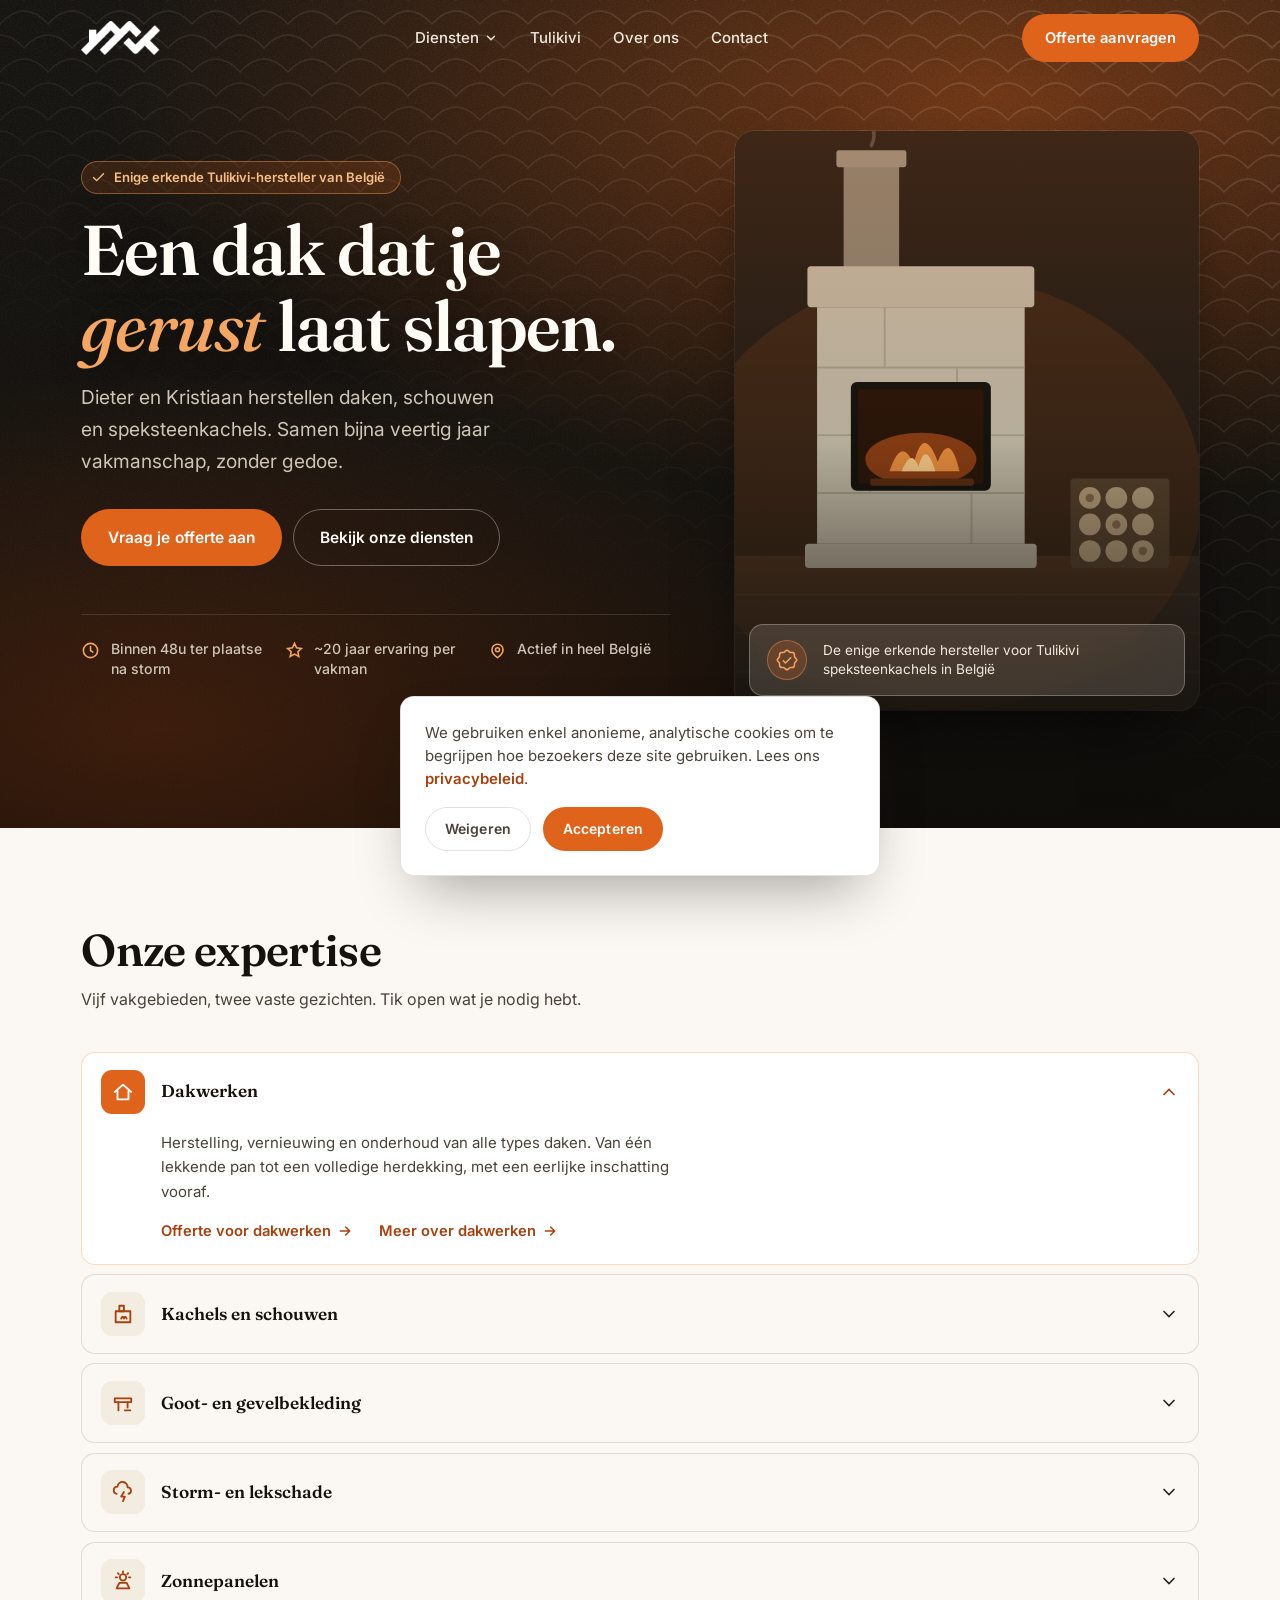
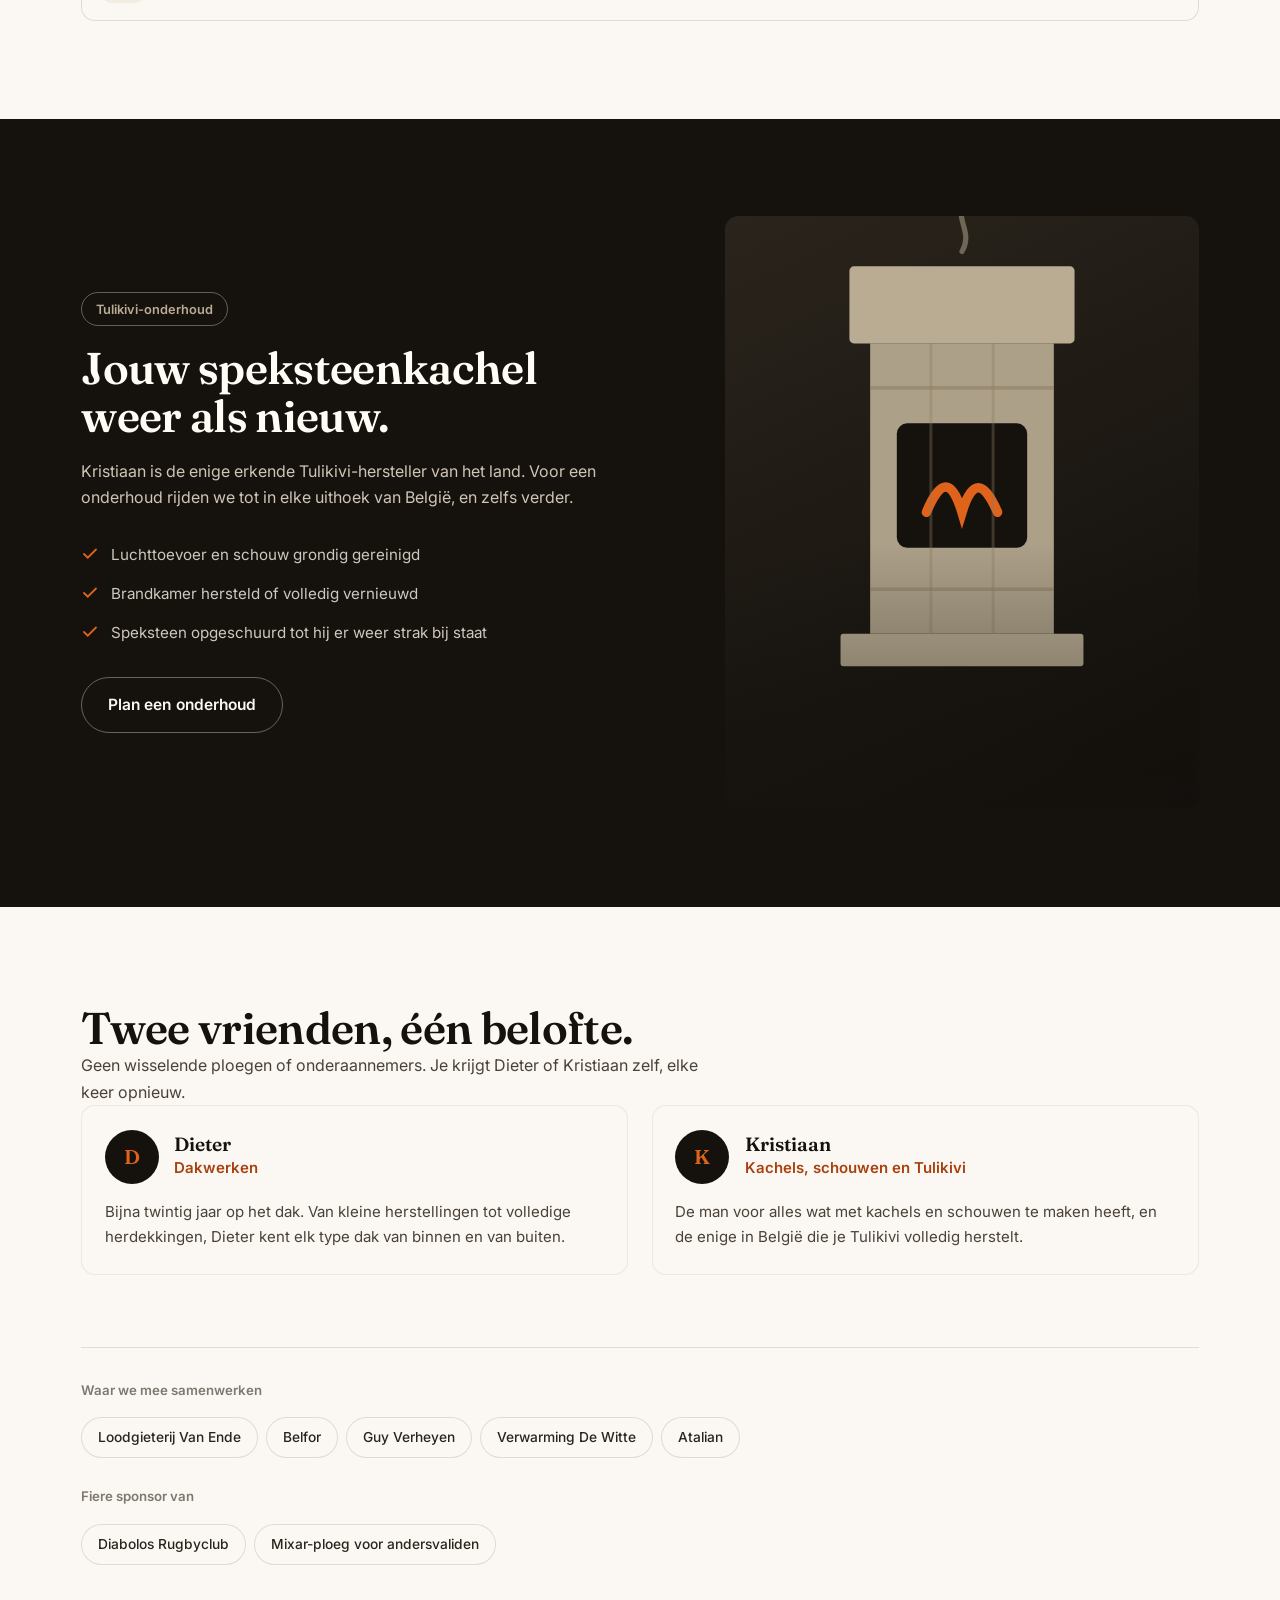
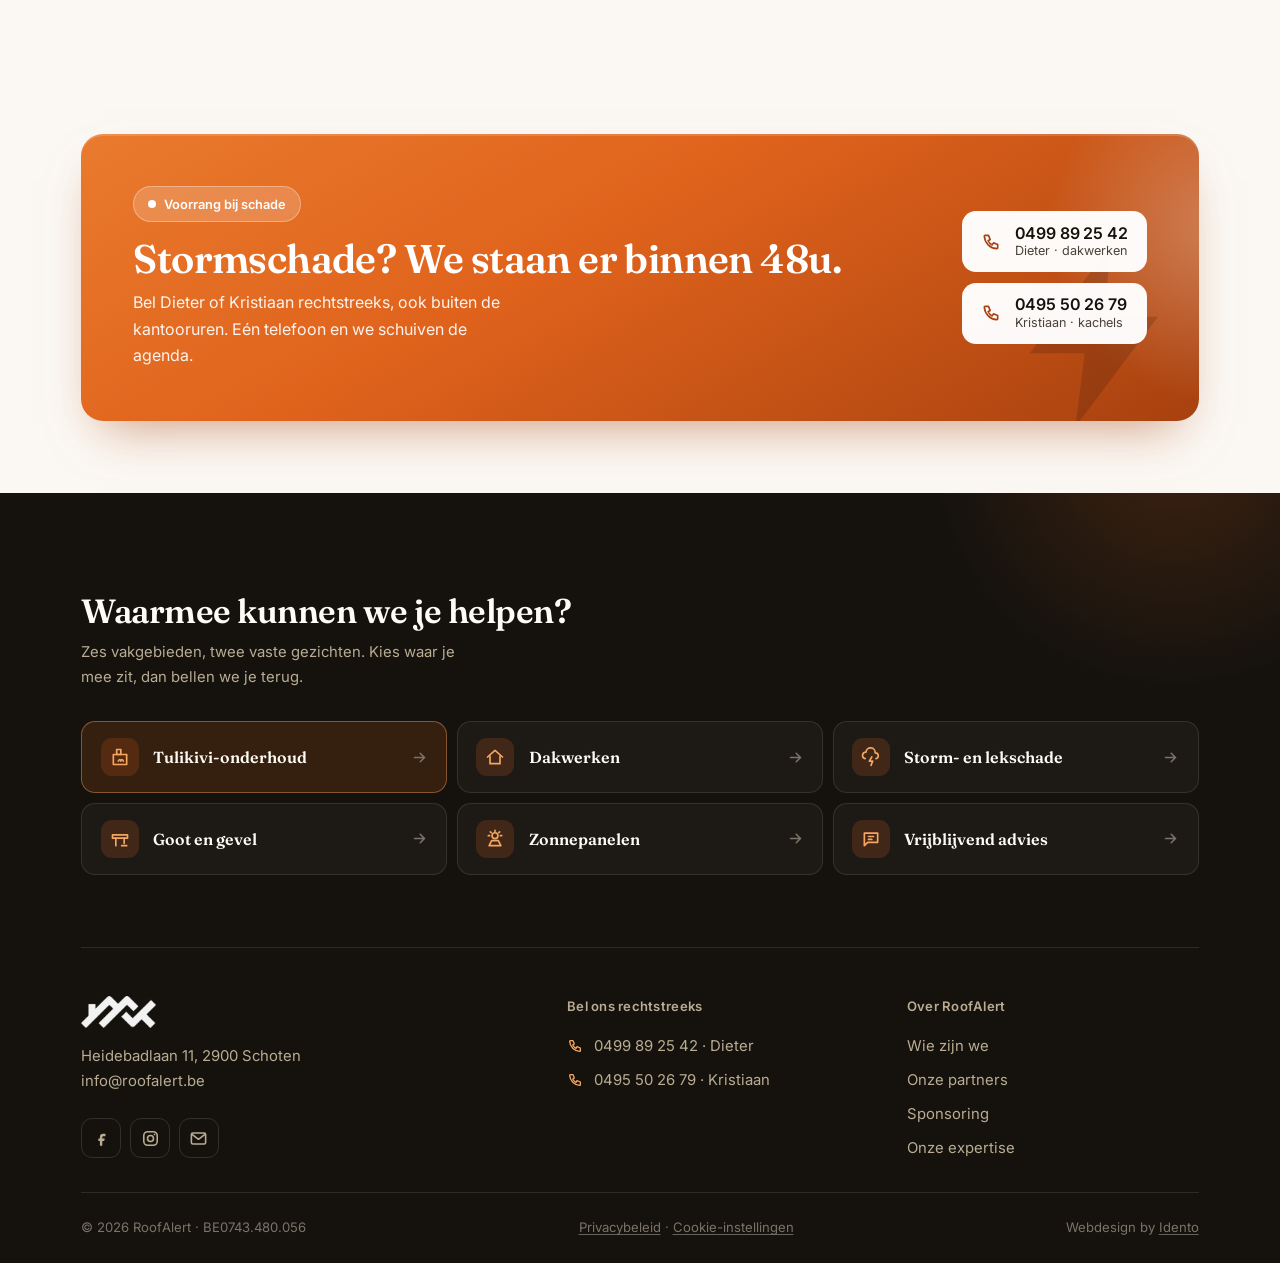
<file: index.html>
<!DOCTYPE html>
<html lang="nl">
<head>
  <meta charset="utf-8">
  <meta name="viewport" content="width=device-width, initial-scale=1">
  <title>RoofAlert — Dakwerken, schouwen &amp; Tulikivi-onderhoud in België</title>
  <meta name="description" content="Dakwerken, schouwen, Tulikivi-onderhoud, goten en zonnepanelen. Dieter en Kristiaan staan binnen 48u paraat bij stormschade, in heel België.">
  <meta name="robots" content="index, follow">
  <link rel="canonical" href="https://roofalert.be/">
  <meta name="theme-color" content="#15120e">

  <!-- Open Graph (Facebook, WhatsApp, LinkedIn...) -->
  <meta property="og:type" content="website">
  <meta property="og:site_name" content="RoofAlert">
  <meta property="og:locale" content="nl_BE">
  <meta property="og:title" content="RoofAlert — Dakwerken, schouwen & Tulikivi-onderhoud in België">
  <meta property="og:description" content="Dakwerken, schouwen, Tulikivi-onderhoud, goten en zonnepanelen. Dieter en Kristiaan staan binnen 48u paraat bij stormschade, in heel België.">
  <meta property="og:url" content="https://roofalert.be/">
  <meta property="og:image" content="https://roofalert.be/assets/img/logo.png">
  <meta property="og:image:alt" content="RoofAlert-logo">

  <!-- Twitter/X -->
  <meta name="twitter:card" content="summary">
  <meta name="twitter:title" content="RoofAlert — Dakwerken, schouwen & Tulikivi-onderhoud in België">
  <meta name="twitter:description" content="Dakwerken, schouwen, Tulikivi-onderhoud, goten en zonnepanelen. Dieter en Kristiaan staan binnen 48u paraat bij stormschade, in heel België.">
  <meta name="twitter:image" content="https://roofalert.be/assets/img/logo.png">

  <!-- Favicons. TODO: apple-touch-icon.png (180x180), icon-192.png en
       icon-512.png ontbreken nog in assets/img/ — favicon.svg/.ico staan
       er als neutrale placeholder tot er eigen iconen aangeleverd zijn. -->
  <link rel="icon" href="favicon.ico" sizes="any">
  <link rel="icon" href="assets/img/favicon.svg" type="image/svg+xml">
  <link rel="apple-touch-icon" href="assets/img/apple-touch-icon.png">
  <link rel="manifest" href="site.webmanifest">

  <!-- Fonts: Fraunces (koppen) + Inter (lopende tekst), zoals in het
       goedgekeurde ontwerp. Preconnect + non-blocking load, met
       noscript-fallback. -->
  <link rel="preconnect" href="https://fonts.googleapis.com">
  <link rel="preconnect" href="https://fonts.gstatic.com" crossorigin>
  <link rel="preload" as="style" href="https://fonts.googleapis.com/css2?family=Fraunces:opsz,wght@9..144,500;9..144,600&family=Inter:wght@400;500;600&display=swap">
  <link href="https://fonts.googleapis.com/css2?family=Fraunces:opsz,wght@9..144,500;9..144,600&family=Inter:wght@400;500;600&display=swap" rel="stylesheet" media="print" onload="this.media='all'">
  <noscript><link href="https://fonts.googleapis.com/css2?family=Fraunces:opsz,wght@9..144,500;9..144,600&family=Inter:wght@400;500;600&display=swap" rel="stylesheet"></noscript>

  <!-- Volgorde is belangrijk: brand → layout → components → pagina -->
  <link rel="stylesheet" href="assets/css/brand.css">
  <link rel="stylesheet" href="assets/css/layout.css">
  <link rel="stylesheet" href="assets/css/components.css">
  <link rel="stylesheet" href="assets/css/pages/home.css">

  <script type="application/ld+json">
  {
    "@context": "https://schema.org",
    "@type": "RoofingContractor",
    "@id": "https://roofalert.be/#bedrijf",
    "name": "RoofAlert",
    "image": ["https://roofalert.be/assets/img/logo.png"],
    "url": "https://roofalert.be/",
    "telephone": "+32499892542",
    "email": "info@roofalert.be",
    "address": {
      "@type": "PostalAddress",
      "streetAddress": "Heidebadlaan 11",
      "postalCode": "2900",
      "addressLocality": "Schoten",
      "addressCountry": "BE"
    },
    "areaServed": "BE",
    "sameAs": [
      "https://www.facebook.com/RoofAlert",
      "https://www.instagram.com/roofalert/"
    ],
    "contactPoint": [
      { "@type": "ContactPoint", "telephone": "+32499892542", "contactType": "dakwerken", "name": "Dieter" },
      { "@type": "ContactPoint", "telephone": "+32495502679", "contactType": "kachels en schouwen", "name": "Kristiaan" }
    ]
  }
  </script>
</head>
<body>

<a class="skip-link" href="#main-content">Ga naar inhoud</a>

<header class="hdr" id="hdr">
  <div class="wrap hdr__in">
    <a href="#top" class="brand" aria-label="RoofAlert home">
      <img class="brand__logo" src="assets/img/logo.png" alt="RoofAlert">
    </a>
    <nav class="nav" id="mainNav" aria-label="Hoofdmenu">
      <div class="nav__item" id="megaItem">
        <button class="nav__trigger" aria-expanded="false" aria-haspopup="true">
          Diensten
          <svg viewBox="0 0 24 24" fill="none" stroke="currentColor" stroke-width="2.2" stroke-linecap="round" aria-hidden="true"><path d="M6 9l6 6 6-6"/></svg>
        </button>
        <div class="mega">
          <div class="mega__in">
            <span class="mega__lbl"><span>Onze expertise</span><a class="mega__all" href="diensten/">Alle diensten <svg viewBox="0 0 24 24" fill="none" stroke="currentColor" stroke-width="2.2" stroke-linecap="round" aria-hidden="true"><path d="M5 12h13M13 6l6 6-6 6"/></svg></a></span>

            <a class="mega__link" href="diensten/dakwerken/">
              <span class="mega__ic"><svg viewBox="0 0 24 24" fill="none" stroke="currentColor" stroke-width="2" stroke-linecap="round" stroke-linejoin="round" aria-hidden="true"><path d="M3 12L12 4l9 8"/><path d="M6 11v9h12v-9"/></svg></span>
              <span><b class="mega__t">Dakwerken</b><span class="mega__d">Herstelling, vernieuwing en onderhoud van elk type dak</span></span>
            </a>

            <a class="mega__link" href="diensten/kachels-en-schouwen/">
              <span class="mega__ic"><svg viewBox="0 0 24 24" fill="none" stroke="currentColor" stroke-width="2" stroke-linecap="round" stroke-linejoin="round" aria-hidden="true"><rect x="4" y="9" width="16" height="12"/><rect x="8" y="3" width="5" height="6"/><path d="M10 17q2-4 3 0 1-4 3 0"/></svg></span>
              <span><b class="mega__t">Kachels en schouwen</b><span class="mega__d">Reiniging, controle en herstelling van elk merk</span></span>
            </a>

            <a class="mega__link" href="diensten/goot-en-gevel/">
              <span class="mega__ic"><svg viewBox="0 0 24 24" fill="none" stroke="currentColor" stroke-width="2" stroke-linecap="round" stroke-linejoin="round" aria-hidden="true"><path d="M3 7h18v4H3z"/><path d="M7 11v9M17 11v6"/><path d="M14 20h6"/></svg></span>
              <span><b class="mega__t">Goot en gevel</b><span class="mega__d">Gootsystemen en gevelbekleding, geplaatst en hersteld</span></span>
            </a>

            <div class="mega__feat">
              <svg class="seal" viewBox="0 0 256 256" fill="currentColor" aria-hidden="true"><path d="M225.86,102.82c-3.77-3.94-7.67-8-9.14-11.57-1.36-3.27-1.44-8.69-1.52-13.94-.15-9.76-.31-20.82-8-28.51s-18.75-7.85-28.51-8c-5.25-.08-10.67-.16-13.94-1.52-3.56-1.47-7.63-5.37-11.57-9.14C146.28,23.51,138.44,16,128,16s-18.27,7.51-25.18,14.14c-3.94,3.77-8,7.67-11.57,9.14C88,40.64,82.56,40.72,77.31,40.8c-9.76.15-20.82.31-28.51,8S41,67.55,40.8,77.31c-.08,5.25-.16,10.67-1.52,13.94-1.47,3.56-5.37,7.63-9.14,11.57C23.51,109.72,16,117.56,16,128s7.51,18.27,14.14,25.18c3.77,3.94,7.67,8,9.14,11.57,1.36,3.27,1.44,8.69,1.52,13.94.15,9.76.31,20.82,8,28.51s18.75,7.85,28.51,8c5.25.08,10.67.16,13.94,1.52,3.56,1.47,7.63,5.37,11.57,9.14C109.72,232.49,117.56,240,128,240s18.27-7.51,25.18-14.14c3.94-3.77,8-7.67,11.57-9.14,3.27-1.36,8.69-1.44,13.94-1.52,9.76-.15,20.82-.31,28.51-8s7.85-18.75,8-28.51c.08-5.25.16-10.67,1.52-13.94,1.47-3.56,5.37-7.63,9.14-11.57C232.49,146.28,240,138.44,240,128S232.49,109.73,225.86,102.82Zm-11.55,39.29c-4.79,5-9.75,10.17-12.38,16.52-2.52,6.1-2.63,13.07-2.73,19.82-.1,7-.21,14.33-3.32,17.43s-10.39,3.22-17.43,3.32c-6.75.1-13.72.21-19.82,2.73-6.35,2.63-11.52,7.59-16.52,12.38S132,224,128,224s-9.15-4.92-14.11-9.69-10.17-9.75-16.52-12.38c-6.1-2.52-13.07-2.63-19.82-2.73-7-.1-14.33-.21-17.43-3.32s-3.22-10.39-3.32-17.43c-.1-6.75-.21-13.72-2.73-19.82-2.63-6.35-7.59-11.52-12.38-16.52S32,132,32,128s4.92-9.15,9.69-14.11,9.75-10.17,12.38-16.52c2.52-6.1,2.63-13.07,2.73-19.82.1-7,.21-14.33,3.32-17.43S70.51,56.9,77.55,56.8c6.75-.1,13.72-.21,19.82-2.73,6.35-2.63,11.52-7.59,16.52-12.38S124,32,128,32s9.15,4.92,14.11,9.69,10.17,9.75,16.52,12.38c6.1,2.52,13.07,2.63,19.82,2.73,7,.1,14.33.21,17.43,3.32s3.22,10.39,3.32,17.43c.1,6.75.21,13.72,2.73,19.82,2.63,6.35,7.59,11.52,12.38,16.52S224,124,224,128,219.08,137.15,214.31,142.11ZM173.66,98.34a8,8,0,0,1,0,11.32l-56,56a8,8,0,0,1-11.32,0l-24-24a8,8,0,0,1,11.32-11.32L112,148.69l50.34-50.35A8,8,0,0,1,173.66,98.34Z"/></svg>
              <strong>Tulikivi-onderhoud</strong>
              <p>De enige erkende hersteller van speksteenkachels in België. We komen tot in elke uithoek van het land.</p>
              <a href="diensten/tulikivi-onderhoud/">Ontdek wat we doen <svg viewBox="0 0 24 24" fill="none" stroke="currentColor" stroke-width="2.2" stroke-linecap="round" aria-hidden="true"><path d="M5 12h13M13 6l6 6-6 6"/></svg></a>
            </div>

            <a class="mega__link" href="diensten/storm-en-lekschade/">
              <span class="mega__ic"><svg viewBox="0 0 24 24" fill="none" stroke="currentColor" stroke-width="2" stroke-linecap="round" stroke-linejoin="round" aria-hidden="true"><path d="M5 14a4 4 0 011-7.9A5.5 5.5 0 0117 7a3.5 3.5 0 011 6.9"/><path d="M13 12l-3 5h4l-2 5"/></svg></span>
              <span><b class="mega__t">Storm- en lekschade</b><span class="mega__d">Absolute voorrang, binnen 48u ter plaatse</span></span>
            </a>

            <a class="mega__link" href="diensten/zonnepanelen/">
              <span class="mega__ic"><svg viewBox="0 0 24 24" fill="none" stroke="currentColor" stroke-width="2" stroke-linecap="round" stroke-linejoin="round" aria-hidden="true"><circle cx="12" cy="8" r="3.5"/><path d="M12 1.5v1.5M20 8h-1.5M5.5 8H4M17.6 3.4l-1 1M6.4 3.4l1 1"/><path d="M5 20l3-6h8l3 6z"/></svg></span>
              <span><b class="mega__t">Zonnepanelen</b><span class="mega__d">Geplaatst samen met je dakwerken, in één beweging</span></span>
            </a>

            <a class="mega__link" href="contact/">
              <span class="mega__ic"><svg viewBox="0 0 24 24" fill="none" stroke="currentColor" stroke-width="2" stroke-linecap="round" stroke-linejoin="round" aria-hidden="true"><path d="M4 5h16v11H8l-4 4z"/><path d="M9 9h6M9 12.5h4"/></svg></span>
              <span><b class="mega__t">Vrijblijvend advies</b><span class="mega__d">Niet zeker wat je nodig hebt? Bel of mail ons gerust</span></span>
            </a>
          </div>
        </div>
      </div>
      <a href="diensten/tulikivi-onderhoud/">Tulikivi</a>
      <a href="over-ons/">Over ons</a>
      <a href="contact/">Contact</a>
    </nav>
    <a href="offerte/" class="btn btn-primary hdr__cta">Offerte aanvragen</a>
    <button class="hdr__burger" id="burgerBtn" type="button" aria-expanded="false" aria-controls="mainNav" aria-label="Menu openen">
      <span></span><span></span><span></span>
    </button>
  </div>
</header>

<main id="main-content">

<section class="hero" id="top">
  <div class="hero__bg">
    <img src="https://images.unsplash.com/photo-1632759145351-1d592919f522?fm=jpg&amp;q=80&amp;w=1600&amp;auto=format&amp;fit=crop" alt="" aria-hidden="true" onerror="this.remove()">
  </div>
  <div class="hero__layers"></div>
  <div class="hero__tiles"></div>

  <div class="wrap hero__grid">
    <div>
      <span class="eyebrow">
        <svg viewBox="0 0 24 24" fill="none" stroke="currentColor" stroke-width="2.2" stroke-linecap="round" aria-hidden="true"><path d="M20 6L9 17l-5-5"/></svg>
        Enige erkende Tulikivi-hersteller van België
      </span>
      <h1>Een dak dat je <em>gerust</em> laat slapen.</h1>
      <p class="hero__lead">Dieter en Kristiaan herstellen daken, schouwen en speksteenkachels. Samen bijna veertig jaar vakmanschap, zonder gedoe.</p>
      <div class="hero__acts">
        <a href="offerte/" class="btn btn-primary">Vraag je offerte aan</a>
        <a href="#diensten" class="btn btn-light">Bekijk onze diensten</a>
      </div>
      <div class="proof">
        <div class="proof-item">
          <svg viewBox="0 0 24 24" fill="none" stroke="currentColor" stroke-width="2" stroke-linecap="round" aria-hidden="true"><circle cx="12" cy="12" r="9"/><path d="M12 7v5l3 2"/></svg>
          <span>Binnen 48u ter plaatse na storm</span>
        </div>
        <div class="proof-item">
          <svg viewBox="0 0 24 24" fill="none" stroke="currentColor" stroke-width="2" stroke-linecap="round" aria-hidden="true"><path d="M12 3l2.6 5.6 6.1.8-4.5 4.2 1.2 6-5.4-3-5.4 3 1.2-6L3.3 9.4l6.1-.8z"/></svg>
          <span>~20 jaar ervaring per vakman</span>
        </div>
        <div class="proof-item">
          <svg viewBox="0 0 24 24" fill="none" stroke="currentColor" stroke-width="2" stroke-linecap="round" aria-hidden="true"><path d="M12 21s-7-4.7-7-10a7 7 0 0114 0c0 5.3-7 10-7 10z"/><circle cx="12" cy="11" r="2.5"/></svg>
          <span>Actief in heel België</span>
        </div>
      </div>
    </div>

    <div class="hero__art">
      <svg viewBox="0 0 440 480" aria-hidden="true" preserveAspectRatio="xMidYMid slice">
        <rect x="0" y="0" width="440" height="480" fill="#241D16"/>
        <rect x="0" y="352" width="440" height="128" fill="#3A2D20"/>
        <g stroke="#4A3A29" stroke-width="2" opacity=".7">
          <line x1="0" y1="384" x2="440" y2="384"/>
          <line x1="0" y1="416" x2="440" y2="416"/>
          <line x1="0" y1="448" x2="440" y2="448"/>
        </g>
        <ellipse cx="200" cy="300" rx="215" ry="180" fill="#E0631C" opacity=".13"/>
        <rect x="118" y="24" width="46" height="92" fill="#8E8371"/>
        <rect x="112" y="16" width="58" height="14" rx="2" fill="#9C9080"/>
        <rect x="88" y="112" width="188" height="34" rx="3" fill="#C4B9A4"/>
        <rect x="96" y="146" width="172" height="196" fill="#D5CBB6"/>
        <rect x="96" y="146" width="172" height="196" fill="#15120E" opacity=".07"/>
        <g stroke="#A99C84" stroke-width="1.6" opacity=".8">
          <line x1="96" y1="196" x2="268" y2="196"/>
          <line x1="96" y1="252" x2="268" y2="252"/>
          <line x1="96" y1="300" x2="268" y2="300"/>
          <line x1="152" y1="146" x2="152" y2="196"/>
          <line x1="212" y1="196" x2="212" y2="252"/>
          <line x1="140" y1="252" x2="140" y2="300"/>
          <line x1="224" y1="300" x2="224" y2="342"/>
        </g>
        <rect x="124" y="208" width="116" height="90" rx="5" fill="#15120E"/>
        <rect x="130" y="214" width="104" height="78" rx="3" fill="#2A1508"/>
        <ellipse cx="182" cy="272" rx="46" ry="22" fill="#E0631C" opacity=".55"/>
        <path d="M156 282q10-30 20-6 8-34 20-2 10-26 18 8z" fill="#F0913E"/>
        <path d="M166 282q8-20 14-4 6-22 14 4z" fill="#FFD08A"/>
        <rect x="140" y="288" width="86" height="6" rx="2" fill="#5C2C10"/>
        <rect x="86" y="342" width="192" height="20" rx="3" fill="#C4B9A4"/>
        <g opacity=".9">
          <rect x="306" y="288" width="82" height="74" rx="3" fill="#5A452F"/>
          <g fill="#C9B18A">
            <circle cx="322" cy="304" r="9"/><circle cx="344" cy="304" r="9"/><circle cx="366" cy="304" r="9"/>
            <circle cx="322" cy="326" r="9"/><circle cx="344" cy="326" r="9"/><circle cx="366" cy="326" r="9"/>
            <circle cx="322" cy="348" r="9"/><circle cx="344" cy="348" r="9"/><circle cx="366" cy="348" r="9"/>
          </g>
          <g fill="#8E7350"><circle cx="322" cy="304" r="3.5"/><circle cx="344" cy="326" r="3.5"/><circle cx="366" cy="348" r="3.5"/></g>
        </g>
        <path d="M141 12c7-13-6-20 2-30" stroke="#8E8371" stroke-width="3" fill="none" stroke-linecap="round" opacity=".45"/>
      </svg>
      <img class="hero__photo" src="https://images.unsplash.com/photo-1763665814538-8ba04597286c?fm=jpg&amp;q=80&amp;w=1100&amp;auto=format&amp;fit=crop" alt="Dakwerkers leggen dakpannen op een nieuw dak" loading="eager" onerror="this.remove()">
      <div class="hero__scrim"></div>
      <div class="hero__badge">
        <span class="hero__badge-seal">
          <svg viewBox="0 0 256 256" fill="currentColor" aria-hidden="true"><path d="M225.86,102.82c-3.77-3.94-7.67-8-9.14-11.57-1.36-3.27-1.44-8.69-1.52-13.94-.15-9.76-.31-20.82-8-28.51s-18.75-7.85-28.51-8c-5.25-.08-10.67-.16-13.94-1.52-3.56-1.47-7.63-5.37-11.57-9.14C146.28,23.51,138.44,16,128,16s-18.27,7.51-25.18,14.14c-3.94,3.77-8,7.67-11.57,9.14C88,40.64,82.56,40.72,77.31,40.8c-9.76.15-20.82.31-28.51,8S41,67.55,40.8,77.31c-.08,5.25-.16,10.67-1.52,13.94-1.47,3.56-5.37,7.63-9.14,11.57C23.51,109.72,16,117.56,16,128s7.51,18.27,14.14,25.18c3.77,3.94,7.67,8,9.14,11.57,1.36,3.27,1.44,8.69,1.52,13.94.15,9.76.31,20.82,8,28.51s18.75,7.85,28.51,8c5.25.08,10.67.16,13.94,1.52,3.56,1.47,7.63,5.37,11.57,9.14C109.72,232.49,117.56,240,128,240s18.27-7.51,25.18-14.14c3.94-3.77,8-7.67,11.57-9.14,3.27-1.36,8.69-1.44,13.94-1.52,9.76-.15,20.82-.31,28.51-8s7.85-18.75,8-28.51c.08-5.25.16-10.67,1.52-13.94,1.47-3.56,5.37-7.63,9.14-11.57C232.49,146.28,240,138.44,240,128S232.49,109.73,225.86,102.82Zm-11.55,39.29c-4.79,5-9.75,10.17-12.38,16.52-2.52,6.1-2.63,13.07-2.73,19.82-.1,7-.21,14.33-3.32,17.43s-10.39,3.22-17.43,3.32c-6.75.1-13.72.21-19.82,2.73-6.35,2.63-11.52,7.59-16.52,12.38S132,224,128,224s-9.15-4.92-14.11-9.69-10.17-9.75-16.52-12.38c-6.1-2.52-13.07-2.63-19.82-2.73-7-.1-14.33-.21-17.43-3.32s-3.22-10.39-3.32-17.43c-.1-6.75-.21-13.72-2.73-19.82-2.63-6.35-7.59-11.52-12.38-16.52S32,132,32,128s4.92-9.15,9.69-14.11,9.75-10.17,12.38-16.52c2.52-6.1,2.63-13.07,2.73-19.82.1-7,.21-14.33,3.32-17.43S70.51,56.9,77.55,56.8c6.75-.1,13.72-.21,19.82-2.73,6.35-2.63,11.52-7.59,16.52-12.38S124,32,128,32s9.15,4.92,14.11,9.69,10.17,9.75,16.52,12.38c6.1,2.52,13.07,2.63,19.82,2.73,7,.1,14.33.21,17.43,3.32s3.22,10.39,3.32,17.43c.1,6.75.21,13.72,2.73,19.82,2.63,6.35,7.59,11.52,12.38,16.52S224,124,224,128,219.08,137.15,214.31,142.11ZM173.66,98.34a8,8,0,0,1,0,11.32l-56,56a8,8,0,0,1-11.32,0l-24-24a8,8,0,0,1,11.32-11.32L112,148.69l50.34-50.35A8,8,0,0,1,173.66,98.34Z"/></svg>
        </span>
        <span class="hero__badge-txt">De enige erkende hersteller voor Tulikivi speksteenkachels in België</span>
      </div>
    </div>
  </div>
  <div class="hero__cue">
    <span class="mouse" aria-hidden="true"><span class="mouse__wheel"></span></span>
    Scroll voor onze expertise
  </div>
</section>

<section class="section wrap" id="diensten">
  <div class="svc__head reveal">
    <h2>Onze expertise</h2>
    <p>Vijf vakgebieden, twee vaste gezichten. Tik open wat je nodig hebt.</p>
  </div>

  <div class="acc reveal" id="acc">

    <div class="acc-item" data-open="true">
      <button class="acc-btn" aria-expanded="true">
        <span class="acc-ic"><svg viewBox="0 0 24 24" fill="none" stroke="currentColor" stroke-width="2" stroke-linecap="round" stroke-linejoin="round" aria-hidden="true"><path d="M3 12L12 4l9 8"/><path d="M6 11v9h12v-9"/></svg></span>
        <span class="acc-ttl">Dakwerken</span>
        <svg class="acc-chev" viewBox="0 0 24 24" fill="none" stroke="currentColor" stroke-width="2" stroke-linecap="round" aria-hidden="true"><path d="M6 9l6 6 6-6"/></svg>
      </button>
      <div class="acc-body"><div class="acc-inner"><div class="acc-pad">
        <p>Herstelling, vernieuwing en onderhoud van alle types daken. Van één lekkende pan tot een volledige herdekking, met een eerlijke inschatting vooraf.</p>
        <div class="acc-links">
          <a href="offerte/" class="acc-link">Offerte voor dakwerken <svg viewBox="0 0 24 24" fill="none" stroke="currentColor" stroke-width="2.2" stroke-linecap="round" aria-hidden="true"><path d="M5 12h13M13 6l6 6-6 6"/></svg></a>
          <a href="diensten/dakwerken/" class="acc-link">Meer over dakwerken <svg viewBox="0 0 24 24" fill="none" stroke="currentColor" stroke-width="2.2" stroke-linecap="round" aria-hidden="true"><path d="M5 12h13M13 6l6 6-6 6"/></svg></a>
        </div>
      </div></div></div>
    </div>

    <div class="acc-item">
      <button class="acc-btn" aria-expanded="false">
        <span class="acc-ic"><svg viewBox="0 0 24 24" fill="none" stroke="currentColor" stroke-width="2" stroke-linecap="round" stroke-linejoin="round" aria-hidden="true"><rect x="4" y="9" width="16" height="12"/><rect x="8" y="3" width="5" height="6"/><path d="M10 17q2-4 3 0 1-4 3 0"/></svg></span>
        <span class="acc-ttl">Kachels en schouwen</span>
        <svg class="acc-chev" viewBox="0 0 24 24" fill="none" stroke="currentColor" stroke-width="2" stroke-linecap="round" aria-hidden="true"><path d="M6 9l6 6 6-6"/></svg>
      </button>
      <div class="acc-body"><div class="acc-inner"><div class="acc-pad">
        <p>Reiniging, controle en herstelling van schouwen en houtkachels van elk merk. Veilig stoken begint bij een schouw die goed trekt.</p>
        <div class="acc-links">
          <a href="offerte/" class="acc-link">Schouw laten nakijken <svg viewBox="0 0 24 24" fill="none" stroke="currentColor" stroke-width="2.2" stroke-linecap="round" aria-hidden="true"><path d="M5 12h13M13 6l6 6-6 6"/></svg></a>
          <a href="diensten/kachels-en-schouwen/" class="acc-link">Meer over kachels en schouwen <svg viewBox="0 0 24 24" fill="none" stroke="currentColor" stroke-width="2.2" stroke-linecap="round" aria-hidden="true"><path d="M5 12h13M13 6l6 6-6 6"/></svg></a>
        </div>
      </div></div></div>
    </div>

    <div class="acc-item">
      <button class="acc-btn" aria-expanded="false">
        <span class="acc-ic"><svg viewBox="0 0 24 24" fill="none" stroke="currentColor" stroke-width="2" stroke-linecap="round" stroke-linejoin="round" aria-hidden="true"><path d="M3 7h18v4H3z"/><path d="M7 11v9M17 11v6"/><path d="M14 20h6"/></svg></span>
        <span class="acc-ttl">Goot- en gevelbekleding</span>
        <svg class="acc-chev" viewBox="0 0 24 24" fill="none" stroke="currentColor" stroke-width="2" stroke-linecap="round" aria-hidden="true"><path d="M6 9l6 6 6-6"/></svg>
      </button>
      <div class="acc-body"><div class="acc-inner"><div class="acc-pad">
        <p>Plaatsing en herstelling van gootsystemen en gevelbekleding, zodat regenwater afvoert waar het hoort en je gevel er jaren strak bij blijft.</p>
        <div class="acc-links">
          <a href="offerte/" class="acc-link">Goot of gevel bespreken <svg viewBox="0 0 24 24" fill="none" stroke="currentColor" stroke-width="2.2" stroke-linecap="round" aria-hidden="true"><path d="M5 12h13M13 6l6 6-6 6"/></svg></a>
          <a href="diensten/goot-en-gevel/" class="acc-link">Meer over goot en gevel <svg viewBox="0 0 24 24" fill="none" stroke="currentColor" stroke-width="2.2" stroke-linecap="round" aria-hidden="true"><path d="M5 12h13M13 6l6 6-6 6"/></svg></a>
        </div>
      </div></div></div>
    </div>

    <div class="acc-item">
      <button class="acc-btn" aria-expanded="false">
        <span class="acc-ic"><svg viewBox="0 0 24 24" fill="none" stroke="currentColor" stroke-width="2" stroke-linecap="round" stroke-linejoin="round" aria-hidden="true"><path d="M5 14a4 4 0 011-7.9A5.5 5.5 0 0117 7a3.5 3.5 0 011 6.9"/><path d="M13 12l-3 5h4l-2 5"/></svg></span>
        <span class="acc-ttl">Storm- en lekschade</span>
        <svg class="acc-chev" viewBox="0 0 24 24" fill="none" stroke="currentColor" stroke-width="2" stroke-linecap="round" aria-hidden="true"><path d="M6 9l6 6 6-6"/></svg>
      </button>
      <div class="acc-body"><div class="acc-inner"><div class="acc-pad">
        <p>Schadegevallen krijgen absolute voorrang. Wordt er storm aangekondigd, dan schuiven we onze agenda zodat we binnen 48u bij je staan.</p>
        <div class="acc-links">
          <a href="tel:+32499892542" class="acc-link">Bel meteen bij schade <svg viewBox="0 0 24 24" fill="none" stroke="currentColor" stroke-width="2.2" stroke-linecap="round" aria-hidden="true"><path d="M5 12h13M13 6l6 6-6 6"/></svg></a>
          <a href="diensten/storm-en-lekschade/" class="acc-link">Meer over storm- en lekschade <svg viewBox="0 0 24 24" fill="none" stroke="currentColor" stroke-width="2.2" stroke-linecap="round" aria-hidden="true"><path d="M5 12h13M13 6l6 6-6 6"/></svg></a>
        </div>
      </div></div></div>
    </div>

    <div class="acc-item">
      <button class="acc-btn" aria-expanded="false">
        <span class="acc-ic"><svg viewBox="0 0 24 24" fill="none" stroke="currentColor" stroke-width="2" stroke-linecap="round" stroke-linejoin="round" aria-hidden="true"><circle cx="12" cy="8" r="3.5"/><path d="M12 1.5v1.5M20 8h-1.5M5.5 8H4M17.6 3.4l-1 1M6.4 3.4l1 1"/><path d="M5 20l3-6h8l3 6z"/></svg></span>
        <span class="acc-ttl">Zonnepanelen</span>
        <svg class="acc-chev" viewBox="0 0 24 24" fill="none" stroke="currentColor" stroke-width="2" stroke-linecap="round" aria-hidden="true"><path d="M6 9l6 6 6-6"/></svg>
      </button>
      <div class="acc-body"><div class="acc-inner"><div class="acc-pad">
        <p>Plaatsing van zonnepanelen, meteen samen bekeken met je dakwerken. Eén ploeg, één keer stellingen, één keer op je dak.</p>
        <div class="acc-links">
          <a href="offerte/" class="acc-link">Zonnepanelen bespreken <svg viewBox="0 0 24 24" fill="none" stroke="currentColor" stroke-width="2.2" stroke-linecap="round" aria-hidden="true"><path d="M5 12h13M13 6l6 6-6 6"/></svg></a>
          <a href="diensten/zonnepanelen/" class="acc-link">Meer over zonnepanelen <svg viewBox="0 0 24 24" fill="none" stroke="currentColor" stroke-width="2.2" stroke-linecap="round" aria-hidden="true"><path d="M5 12h13M13 6l6 6-6 6"/></svg></a>
        </div>
      </div></div></div>
    </div>

  </div>
</section>

<section class="usp section" id="tulikivi">
  <div class="wrap usp__grid">
    <div class="reveal">
      <span class="usp__tag">Tulikivi-onderhoud</span>
      <h2>Jouw speksteenkachel weer als nieuw.</h2>
      <p>Kristiaan is de enige erkende Tulikivi-hersteller van het land. Voor een onderhoud rijden we tot in elke uithoek van België, en zelfs verder.</p>
      <ul class="usp__list">
        <li><svg viewBox="0 0 24 24" fill="none" stroke="currentColor" stroke-width="2.4" stroke-linecap="round" aria-hidden="true"><path d="M20 6L9 17l-5-5"/></svg>Luchttoevoer en schouw grondig gereinigd</li>
        <li><svg viewBox="0 0 24 24" fill="none" stroke="currentColor" stroke-width="2.4" stroke-linecap="round" aria-hidden="true"><path d="M20 6L9 17l-5-5"/></svg>Brandkamer hersteld of volledig vernieuwd</li>
        <li><svg viewBox="0 0 24 24" fill="none" stroke="currentColor" stroke-width="2.4" stroke-linecap="round" aria-hidden="true"><path d="M20 6L9 17l-5-5"/></svg>Speksteen opgeschuurd tot hij er weer strak bij staat</li>
      </ul>
      <a href="offerte/" class="btn btn-light">Plan een onderhoud</a>
    </div>
    <div class="usp__art reveal">
      <img class="usp__photo" src="https://roofalert.be/wp-content/uploads/2020/11/tulikivi_speksteenkachels_TU1000_9_deco_g.jpg" alt="Tulikivi speksteenkachel na onderhoud" loading="lazy" onerror="this.remove()">
      <div class="usp__scrim"></div>
      <svg viewBox="0 0 320 400" aria-hidden="true" preserveAspectRatio="xMidYMid slice">
        <rect x="84" y="34" width="152" height="52" rx="3" fill="#B9AC93"/>
        <rect x="98" y="86" width="124" height="196" fill="#B9AC93"/>
        <rect x="98" y="86" width="124" height="196" fill="#15120E" opacity=".08"/>
        <rect x="116" y="140" width="88" height="84" rx="7" fill="#15120E"/>
        <path d="M136 200q14-34 24 0 10-33 24 0" fill="none" stroke="#E0631C" stroke-width="6.5" stroke-linecap="round"/>
        <line x1="98" y1="252" x2="222" y2="252" stroke="#8E7C60" stroke-width="2.5" opacity=".55"/>
        <line x1="98" y1="116" x2="222" y2="116" stroke="#8E7C60" stroke-width="2.5" opacity=".55"/>
        <line x1="139" y1="86" x2="139" y2="282" stroke="#8E7C60" stroke-width="2" opacity=".35"/>
        <line x1="181" y1="86" x2="181" y2="282" stroke="#8E7C60" stroke-width="2" opacity=".35"/>
        <rect x="78" y="282" width="164" height="22" rx="2" fill="#B9AC93"/>
        <g opacity=".5"><path d="M160 24c8-14-6-22 2-34" stroke="#B9AC93" stroke-width="3.5" fill="none" stroke-linecap="round"/></g>
      </svg>
    </div>
  </div>
</section>

<section class="team section" id="team">
  <div class="wrap">
    <div class="team__head reveal">
      <h2>Twee vrienden, één belofte.</h2>
      <p>Geen wisselende ploegen of onderaannemers. Je krijgt Dieter of Kristiaan zelf, elke keer opnieuw.</p>
    </div>
    <div class="team-grid">
      <div class="card reveal">
        <div class="card__top">
          <div class="avatar" aria-hidden="true">D</div>
          <div>
            <div class="card__name">Dieter</div>
            <div class="card__role">Dakwerken</div>
          </div>
        </div>
        <p>Bijna twintig jaar op het dak. Van kleine herstellingen tot volledige herdekkingen, Dieter kent elk type dak van binnen en van buiten.</p>
      </div>
      <div class="card reveal">
        <div class="card__top">
          <div class="avatar" aria-hidden="true">K</div>
          <div>
            <div class="card__name">Kristiaan</div>
            <div class="card__role">Kachels, schouwen en Tulikivi</div>
          </div>
        </div>
        <p>De man voor alles wat met kachels en schouwen te maken heeft, en de enige in België die je Tulikivi volledig herstelt.</p>
      </div>
    </div>

    <div class="partners reveal">
      <div class="partners__lbl">Waar we mee samenwerken</div>
      <div class="chips">
        <span class="chip">Loodgieterij Van Ende</span>
        <span class="chip">Belfor</span>
        <span class="chip">Guy Verheyen</span>
        <span class="chip">Verwarming De Witte</span>
        <span class="chip">Atalian</span>
      </div>
      <div class="partners__lbl" style="margin-top:1.75rem;">Fiere sponsor van</div>
      <div class="chips">
        <span class="chip">Diabolos Rugbyclub</span>
        <span class="chip">Mixar-ploeg voor andersvaliden</span>
      </div>
    </div>
  </div>
</section>

<section class="storm">
  <div class="wrap">
    <div class="storm-card reveal">
      <svg class="storm-bolt" viewBox="0 0 24 24" fill="currentColor" aria-hidden="true"><path d="M13 2L4 14h6l-1 8 9-12h-6l1-8z"/></svg>
      <div class="storm-in">
        <div>
          <span class="storm-pill"><span></span>Voorrang bij schade</span>
          <h2>Stormschade? We staan er binnen 48u.</h2>
          <p>Bel Dieter of Kristiaan rechtstreeks, ook buiten de kantooruren. Eén telefoon en we schuiven de agenda.</p>
        </div>
        <div class="storm-acts">
          <a href="tel:+32499892542" class="storm-btn">
            <svg viewBox="0 0 24 24" fill="none" stroke="currentColor" stroke-width="2" stroke-linecap="round" stroke-linejoin="round" aria-hidden="true"><path d="M5 4h4l2 5-2.5 1.5a11 11 0 005 5L15 13l5 2v4a1 1 0 01-1.1 1A16 16 0 014 5.1 1 1 0 015 4z"/></svg>
            <span><b>0499 89 25 42</b><small>Dieter · dakwerken</small></span>
          </a>
          <a href="tel:+32495502679" class="storm-btn">
            <svg viewBox="0 0 24 24" fill="none" stroke="currentColor" stroke-width="2" stroke-linecap="round" stroke-linejoin="round" aria-hidden="true"><path d="M5 4h4l2 5-2.5 1.5a11 11 0 005 5L15 13l5 2v4a1 1 0 01-1.1 1A16 16 0 014 5.1 1 1 0 015 4z"/></svg>
            <span><b>0495 50 26 79</b><small>Kristiaan · kachels</small></span>
          </a>
        </div>
      </div>
    </div>
  </div>
</section>

</main>

<footer class="ftr" id="contact">
  <div class="wrap">
    <div class="ftr__spot">
      <h3>Waarmee kunnen we je helpen?</h3>
      <p>Zes vakgebieden, twee vaste gezichten. Kies waar je mee zit, dan bellen we je terug.</p>
      <div class="ftr__tiles">

        <a class="ftr__tile ftr__tile--hl" href="diensten/tulikivi-onderhoud/">
          <span class="ftr__tile-ic"><svg viewBox="0 0 24 24" fill="none" stroke="currentColor" stroke-width="2" stroke-linecap="round" stroke-linejoin="round" aria-hidden="true"><rect x="4" y="9" width="16" height="12"/><rect x="8" y="3" width="5" height="6"/><path d="M10 17q2-4 3 0 1-4 3 0"/></svg></span>
          <span class="ftr__tile-t">Tulikivi-onderhoud</span>
          <svg class="ftr__tile-ar" viewBox="0 0 24 24" fill="none" stroke="currentColor" stroke-width="2.2" stroke-linecap="round" aria-hidden="true"><path d="M5 12h13M13 6l6 6-6 6"/></svg>
        </a>

        <a class="ftr__tile" href="diensten/dakwerken/">
          <span class="ftr__tile-ic"><svg viewBox="0 0 24 24" fill="none" stroke="currentColor" stroke-width="2" stroke-linecap="round" stroke-linejoin="round" aria-hidden="true"><path d="M3 12L12 4l9 8"/><path d="M6 11v9h12v-9"/></svg></span>
          <span class="ftr__tile-t">Dakwerken</span>
          <svg class="ftr__tile-ar" viewBox="0 0 24 24" fill="none" stroke="currentColor" stroke-width="2.2" stroke-linecap="round" aria-hidden="true"><path d="M5 12h13M13 6l6 6-6 6"/></svg>
        </a>

        <a class="ftr__tile" href="diensten/storm-en-lekschade/">
          <span class="ftr__tile-ic"><svg viewBox="0 0 24 24" fill="none" stroke="currentColor" stroke-width="2" stroke-linecap="round" stroke-linejoin="round" aria-hidden="true"><path d="M5 14a4 4 0 011-7.9A5.5 5.5 0 0117 7a3.5 3.5 0 011 6.9"/><path d="M13 12l-3 5h4l-2 5"/></svg></span>
          <span class="ftr__tile-t">Storm- en lekschade</span>
          <svg class="ftr__tile-ar" viewBox="0 0 24 24" fill="none" stroke="currentColor" stroke-width="2.2" stroke-linecap="round" aria-hidden="true"><path d="M5 12h13M13 6l6 6-6 6"/></svg>
        </a>

        <a class="ftr__tile" href="diensten/goot-en-gevel/">
          <span class="ftr__tile-ic"><svg viewBox="0 0 24 24" fill="none" stroke="currentColor" stroke-width="2" stroke-linecap="round" stroke-linejoin="round" aria-hidden="true"><path d="M3 7h18v4H3z"/><path d="M7 11v9M17 11v6"/><path d="M14 20h6"/></svg></span>
          <span class="ftr__tile-t">Goot en gevel</span>
          <svg class="ftr__tile-ar" viewBox="0 0 24 24" fill="none" stroke="currentColor" stroke-width="2.2" stroke-linecap="round" aria-hidden="true"><path d="M5 12h13M13 6l6 6-6 6"/></svg>
        </a>

        <a class="ftr__tile" href="diensten/zonnepanelen/">
          <span class="ftr__tile-ic"><svg viewBox="0 0 24 24" fill="none" stroke="currentColor" stroke-width="2" stroke-linecap="round" stroke-linejoin="round" aria-hidden="true"><circle cx="12" cy="8" r="3.5"/><path d="M12 1.5v1.5M20 8h-1.5M5.5 8H4M17.6 3.4l-1 1M6.4 3.4l1 1"/><path d="M5 20l3-6h8l3 6z"/></svg></span>
          <span class="ftr__tile-t">Zonnepanelen</span>
          <svg class="ftr__tile-ar" viewBox="0 0 24 24" fill="none" stroke="currentColor" stroke-width="2.2" stroke-linecap="round" aria-hidden="true"><path d="M5 12h13M13 6l6 6-6 6"/></svg>
        </a>

        <a class="ftr__tile" href="mailto:info@roofalert.be">
          <span class="ftr__tile-ic"><svg viewBox="0 0 24 24" fill="none" stroke="currentColor" stroke-width="2" stroke-linecap="round" stroke-linejoin="round" aria-hidden="true"><path d="M4 5h16v11H8l-4 4z"/><path d="M9 9h6M9 12.5h4"/></svg></span>
          <span class="ftr__tile-t">Vrijblijvend advies</span>
          <svg class="ftr__tile-ar" viewBox="0 0 24 24" fill="none" stroke="currentColor" stroke-width="2.2" stroke-linecap="round" aria-hidden="true"><path d="M5 12h13M13 6l6 6-6 6"/></svg>
        </a>

      </div>
    </div>

    <div class="ftr__grid">
      <div>
        <div class="brand">
          <img class="brand__logo" src="assets/img/logo.png" alt="RoofAlert">
        </div>
        <p class="ftr__addr">Heidebadlaan 11, 2900 Schoten<br><a href="mailto:info@roofalert.be">info@roofalert.be</a></p>
        <div class="ftr__social">
          <a href="https://www.facebook.com/RoofAlert" aria-label="Facebook" target="_blank" rel="noopener"><svg viewBox="0 0 24 24" fill="currentColor" aria-hidden="true"><path d="M14 9h3V6h-3a4 4 0 00-4 4v2H8v3h2v6h3v-6h2.5l.5-3h-3v-2a1 1 0 011-1z"/></svg></a>
          <a href="https://www.instagram.com/roofalert/" aria-label="Instagram" target="_blank" rel="noopener"><svg viewBox="0 0 24 24" fill="none" stroke="currentColor" stroke-width="2" aria-hidden="true"><rect x="3.5" y="3.5" width="17" height="17" rx="5"/><circle cx="12" cy="12" r="3.8"/><circle cx="17.2" cy="6.8" r="1.1" fill="currentColor" stroke="none"/></svg></a>
          <a href="mailto:info@roofalert.be" aria-label="E-mail"><svg viewBox="0 0 24 24" fill="none" stroke="currentColor" stroke-width="2" stroke-linecap="round" stroke-linejoin="round" aria-hidden="true"><rect x="3" y="5" width="18" height="14" rx="2"/><path d="M3.5 6.5L12 13l8.5-6.5"/></svg></a>
        </div>
      </div>
      <div>
        <h4>Bel ons rechtstreeks</h4>
        <ul>
          <li><a class="ftr__call" href="tel:+32499892542"><svg viewBox="0 0 24 24" fill="none" stroke="currentColor" stroke-width="2" stroke-linecap="round" stroke-linejoin="round" aria-hidden="true"><path d="M5 4h4l2 5-2.5 1.5a11 11 0 005 5L15 13l5 2v4a1 1 0 01-1.1 1A16 16 0 014 5.1 1 1 0 015 4z"/></svg>0499 89 25 42 · Dieter</a></li>
          <li><a class="ftr__call" href="tel:+32495502679"><svg viewBox="0 0 24 24" fill="none" stroke="currentColor" stroke-width="2" stroke-linecap="round" stroke-linejoin="round" aria-hidden="true"><path d="M5 4h4l2 5-2.5 1.5a11 11 0 005 5L15 13l5 2v4a1 1 0 01-1.1 1A16 16 0 014 5.1 1 1 0 015 4z"/></svg>0495 50 26 79 · Kristiaan</a></li>
        </ul>
      </div>
      <div>
        <h4>Over RoofAlert</h4>
        <ul>
          <li><a href="over-ons/">Wie zijn we</a></li>
          <li><a href="over-ons/#partners">Onze partners</a></li>
          <li><a href="over-ons/#partners">Sponsoring</a></li>
          <li><a href="diensten/">Onze expertise</a></li>
        </ul>
      </div>
    </div>

    <div class="ftr__bot">
      <span>© <span id="jaar">2026</span> RoofAlert · BE0743.480.056</span>
      <span><a href="privacy/">Privacybeleid</a> · <a href="#" data-cookie-settings>Cookie-instellingen</a></span>
      <span>Webdesign by <a href="https://idento.be/" target="_blank" rel="noopener">Idento</a></span>
    </div>
  </div>
</footer>

<div class="bar">
  <a href="tel:+32499892542" class="btn btn-ghost">Bel ons</a>
  <a href="offerte/" class="btn btn-primary">Offerte</a>
</div>

<script src="assets/js/cookie-consent.js" data-privacy-url="privacy/" defer></script>
<script src="assets/js/analytics.js" defer></script>
<script src="assets/js/site.js" defer></script>
</body>
</html>
</file>
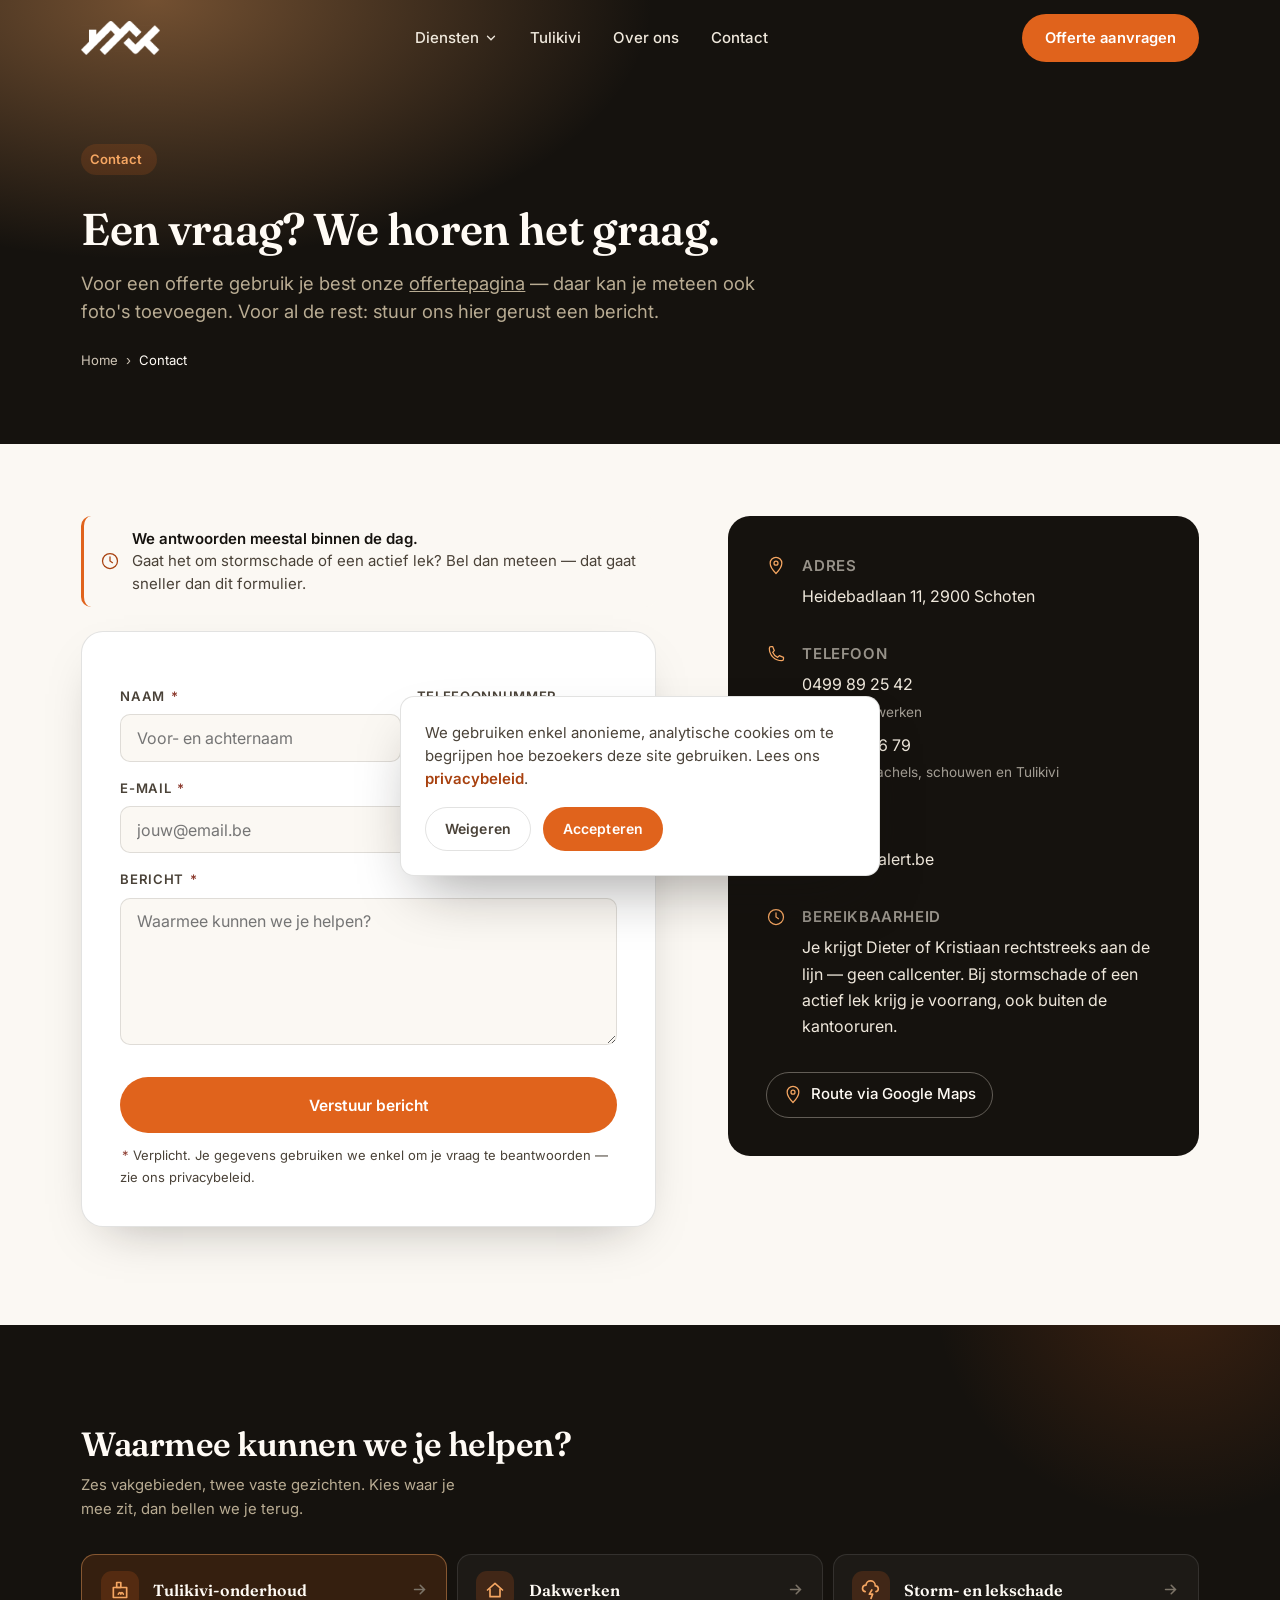
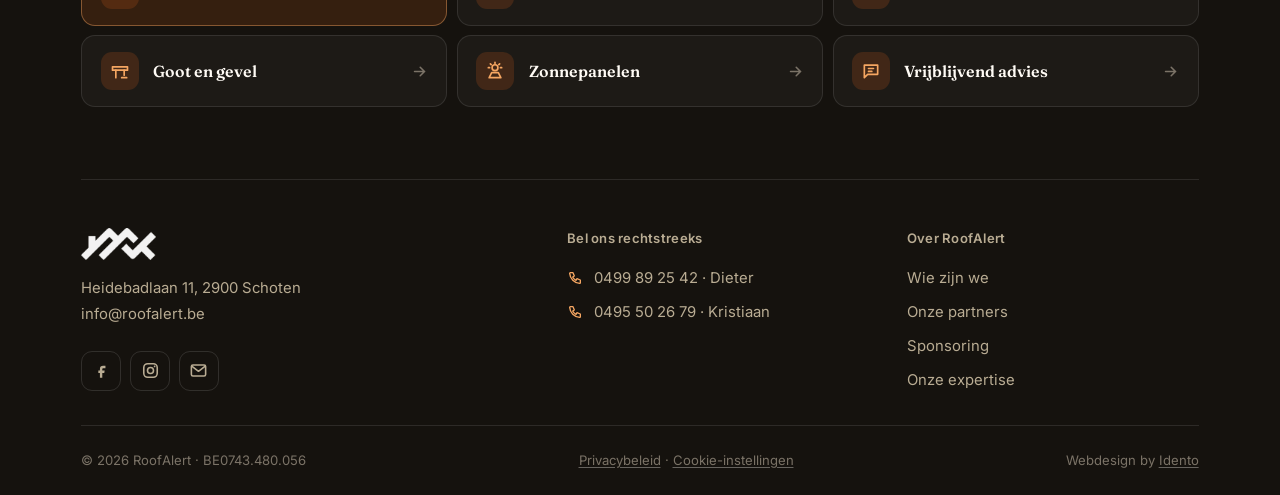
<file: contact/index.html>
<!DOCTYPE html>
<html lang="nl">
<head>
  <meta charset="utf-8">
  <meta name="viewport" content="width=device-width, initial-scale=1">
  <title>Contact — RoofAlert</title>
  <meta name="description" content="Contacteer RoofAlert: bel of mail Dieter en Kristiaan rechtstreeks, of stuur een bericht via het contactformulier.">
  <meta name="robots" content="index, follow">
  <link rel="canonical" href="https://roofalert.be/contact/">
  <meta name="theme-color" content="#15120e">

  <meta property="og:type" content="website">
  <meta property="og:site_name" content="RoofAlert">
  <meta property="og:locale" content="nl_BE">
  <meta property="og:title" content="Contact — RoofAlert">
  <meta property="og:description" content="Contacteer RoofAlert: bel of mail Dieter en Kristiaan rechtstreeks, of stuur een bericht via het contactformulier.">
  <meta property="og:url" content="https://roofalert.be/contact/">
  <meta property="og:image" content="https://roofalert.be/assets/img/logo.png">

  <link rel="icon" href="../favicon.ico" sizes="any">
  <link rel="icon" href="../assets/img/favicon.svg" type="image/svg+xml">
  <link rel="apple-touch-icon" href="../assets/img/apple-touch-icon.png">
  <link rel="manifest" href="../site.webmanifest">

  <link rel="preconnect" href="https://fonts.googleapis.com">
  <link rel="preconnect" href="https://fonts.gstatic.com" crossorigin>
  <link rel="preload" as="style" href="https://fonts.googleapis.com/css2?family=Fraunces:opsz,wght@9..144,500;9..144,600&family=Inter:wght@400;500;600&display=swap">
  <link href="https://fonts.googleapis.com/css2?family=Fraunces:opsz,wght@9..144,500;9..144,600&family=Inter:wght@400;500;600&display=swap" rel="stylesheet" media="print" onload="this.media='all'">
  <noscript><link href="https://fonts.googleapis.com/css2?family=Fraunces:opsz,wght@9..144,500;9..144,600&family=Inter:wght@400;500;600&display=swap" rel="stylesheet"></noscript>

  <!-- Volgorde is belangrijk: brand -> layout -> components -> pagina -->
  <link rel="stylesheet" href="../assets/css/brand.css">
  <link rel="stylesheet" href="../assets/css/layout.css">
  <link rel="stylesheet" href="../assets/css/components.css">
  <link rel="stylesheet" href="../assets/css/pages/contact.css">

  <script type="application/ld+json">
  {
    "@context": "https://schema.org",
    "@type": "BreadcrumbList",
    "itemListElement": [
      { "@type": "ListItem", "position": 1, "name": "Home", "item": "https://roofalert.be/" },
      { "@type": "ListItem", "position": 2, "name": "Contact", "item": "https://roofalert.be/contact/" }
    ]
  }
  </script>
</head>
<body>

<a class="skip-link" href="#main-content">Ga naar inhoud</a>

<header class="hdr" id="hdr">
  <div class="wrap hdr__in">
    <a href="../" class="brand" aria-label="RoofAlert home">
      <img class="brand__logo" src="../assets/img/logo.png" alt="RoofAlert">
    </a>
    <nav class="nav" id="mainNav" aria-label="Hoofdmenu">
      <div class="nav__item" id="megaItem">
        <button class="nav__trigger" aria-expanded="false" aria-haspopup="true">
          Diensten
          <svg viewBox="0 0 24 24" fill="none" stroke="currentColor" stroke-width="2.2" stroke-linecap="round" aria-hidden="true"><path d="M6 9l6 6 6-6"/></svg>
        </button>
        <div class="mega">
          <div class="mega__in">
            <span class="mega__lbl"><span>Onze expertise</span><a class="mega__all" href="../diensten/">Alle diensten <svg viewBox="0 0 24 24" fill="none" stroke="currentColor" stroke-width="2.2" stroke-linecap="round" aria-hidden="true"><path d="M5 12h13M13 6l6 6-6 6"/></svg></a></span>

            <a class="mega__link" href="../diensten/dakwerken/">
              <span class="mega__ic"><svg viewBox="0 0 24 24" fill="none" stroke="currentColor" stroke-width="2" stroke-linecap="round" stroke-linejoin="round" aria-hidden="true"><path d="M3 12L12 4l9 8"/><path d="M6 11v9h12v-9"/></svg></span>
              <span><b class="mega__t">Dakwerken</b><span class="mega__d">Herstelling, vernieuwing en onderhoud van elk type dak</span></span>
            </a>

            <a class="mega__link" href="../diensten/kachels-en-schouwen/">
              <span class="mega__ic"><svg viewBox="0 0 24 24" fill="none" stroke="currentColor" stroke-width="2" stroke-linecap="round" stroke-linejoin="round" aria-hidden="true"><rect x="4" y="9" width="16" height="12"/><rect x="8" y="3" width="5" height="6"/><path d="M10 17q2-4 3 0 1-4 3 0"/></svg></span>
              <span><b class="mega__t">Kachels en schouwen</b><span class="mega__d">Reiniging, controle en herstelling van elk merk</span></span>
            </a>

            <a class="mega__link" href="../diensten/goot-en-gevel/">
              <span class="mega__ic"><svg viewBox="0 0 24 24" fill="none" stroke="currentColor" stroke-width="2" stroke-linecap="round" stroke-linejoin="round" aria-hidden="true"><path d="M3 7h18v4H3z"/><path d="M7 11v9M17 11v6"/><path d="M14 20h6"/></svg></span>
              <span><b class="mega__t">Goot en gevel</b><span class="mega__d">Gootsystemen en gevelbekleding, geplaatst en hersteld</span></span>
            </a>

            <div class="mega__feat">
              <svg class="seal" viewBox="0 0 256 256" fill="currentColor" aria-hidden="true"><path d="M225.86,102.82c-3.77-3.94-7.67-8-9.14-11.57-1.36-3.27-1.44-8.69-1.52-13.94-.15-9.76-.31-20.82-8-28.51s-18.75-7.85-28.51-8c-5.25-.08-10.67-.16-13.94-1.52-3.56-1.47-7.63-5.37-11.57-9.14C146.28,23.51,138.44,16,128,16s-18.27,7.51-25.18,14.14c-3.94,3.77-8,7.67-11.57,9.14C88,40.64,82.56,40.72,77.31,40.8c-9.76.15-20.82.31-28.51,8S41,67.55,40.8,77.31c-.08,5.25-.16,10.67-1.52,13.94-1.47,3.56-5.37,7.63-9.14,11.57C23.51,109.72,16,117.56,16,128s7.51,18.27,14.14,25.18c3.77,3.94,7.67,8,9.14,11.57,1.36,3.27,1.44,8.69,1.52,13.94.15,9.76.31,20.82,8,28.51s18.75,7.85,28.51,8c5.25.08,10.67.16,13.94,1.52,3.56,1.47,7.63,5.37,11.57,9.14C109.72,232.49,117.56,240,128,240s18.27-7.51,25.18-14.14c3.94-3.77,8-7.67,11.57-9.14,3.27-1.36,8.69-1.44,13.94-1.52,9.76-.15,20.82-.31,28.51-8s7.85-18.75,8-28.51c.08-5.25.16-10.67,1.52-13.94,1.47-3.56,5.37-7.63,9.14-11.57C232.49,146.28,240,138.44,240,128S232.49,109.73,225.86,102.82Zm-11.55,39.29c-4.79,5-9.75,10.17-12.38,16.52-2.52,6.1-2.63,13.07-2.73,19.82-.1,7-.21,14.33-3.32,17.43s-10.39,3.22-17.43,3.32c-6.75.1-13.72.21-19.82,2.73-6.35,2.63-11.52,7.59-16.52,12.38S132,224,128,224s-9.15-4.92-14.11-9.69-10.17-9.75-16.52-12.38c-6.1-2.52-13.07-2.63-19.82-2.73-7-.1-14.33-.21-17.43-3.32s-3.22-10.39-3.32-17.43c-.1-6.75-.21-13.72-2.73-19.82-2.63-6.35-7.59-11.52-12.38-16.52S32,132,32,128s4.92-9.15,9.69-14.11,9.75-10.17,12.38-16.52c2.52-6.1,2.63-13.07,2.73-19.82.1-7,.21-14.33,3.32-17.43S70.51,56.9,77.55,56.8c6.75-.1,13.72-.21,19.82-2.73,6.35-2.63,11.52-7.59,16.52-12.38S124,32,128,32s9.15,4.92,14.11,9.69,10.17,9.75,16.52,12.38c6.1,2.52,13.07,2.63,19.82,2.73,7,.1,14.33.21,17.43,3.32s3.22,10.39,3.32,17.43c.1,6.75.21,13.72,2.73,19.82,2.63,6.35,7.59,11.52,12.38,16.52S224,124,224,128,219.08,137.15,214.31,142.11ZM173.66,98.34a8,8,0,0,1,0,11.32l-56,56a8,8,0,0,1-11.32,0l-24-24a8,8,0,0,1,11.32-11.32L112,148.69l50.34-50.35A8,8,0,0,1,173.66,98.34Z"/></svg>
              <strong>Tulikivi-onderhoud</strong>
              <p>De enige erkende hersteller van speksteenkachels in België. We komen tot in elke uithoek van het land.</p>
              <a href="../diensten/tulikivi-onderhoud/">Ontdek wat we doen <svg viewBox="0 0 24 24" fill="none" stroke="currentColor" stroke-width="2.2" stroke-linecap="round" aria-hidden="true"><path d="M5 12h13M13 6l6 6-6 6"/></svg></a>
            </div>

            <a class="mega__link" href="../diensten/storm-en-lekschade/">
              <span class="mega__ic"><svg viewBox="0 0 24 24" fill="none" stroke="currentColor" stroke-width="2" stroke-linecap="round" stroke-linejoin="round" aria-hidden="true"><path d="M5 14a4 4 0 011-7.9A5.5 5.5 0 0117 7a3.5 3.5 0 011 6.9"/><path d="M13 12l-3 5h4l-2 5"/></svg></span>
              <span><b class="mega__t">Storm- en lekschade</b><span class="mega__d">Absolute voorrang, binnen 48u ter plaatse</span></span>
            </a>

            <a class="mega__link" href="../diensten/zonnepanelen/">
              <span class="mega__ic"><svg viewBox="0 0 24 24" fill="none" stroke="currentColor" stroke-width="2" stroke-linecap="round" stroke-linejoin="round" aria-hidden="true"><circle cx="12" cy="8" r="3.5"/><path d="M12 1.5v1.5M20 8h-1.5M5.5 8H4M17.6 3.4l-1 1M6.4 3.4l1 1"/><path d="M5 20l3-6h8l3 6z"/></svg></span>
              <span><b class="mega__t">Zonnepanelen</b><span class="mega__d">Geplaatst samen met je dakwerken, in één beweging</span></span>
            </a>

            <a class="mega__link" href="../contact/">
              <span class="mega__ic"><svg viewBox="0 0 24 24" fill="none" stroke="currentColor" stroke-width="2" stroke-linecap="round" stroke-linejoin="round" aria-hidden="true"><path d="M4 5h16v11H8l-4 4z"/><path d="M9 9h6M9 12.5h4"/></svg></span>
              <span><b class="mega__t">Vrijblijvend advies</b><span class="mega__d">Niet zeker wat je nodig hebt? Bel of mail ons gerust</span></span>
            </a>
          </div>
        </div>
      </div>
      <a href="../diensten/tulikivi-onderhoud/">Tulikivi</a>
      <a href="../over-ons/">Over ons</a>
      <a href="./" aria-current="page">Contact</a>
    </nav>
    <a href="../offerte/" class="btn btn-primary hdr__cta">Offerte aanvragen</a>
    <button class="hdr__burger" id="burgerBtn" type="button" aria-expanded="false" aria-controls="mainNav" aria-label="Menu openen">
      <span></span><span></span><span></span>
    </button>
  </div>
</header>

<header class="page-header">
  <div class="wrap">
    <span class="eyebrow">Contact</span>
    <h1>Een vraag? We horen het graag.</h1>
    <p>Voor een offerte gebruik je best onze <a href="../offerte/" style="text-decoration:underline;">offertepagina</a> — daar kan je meteen ook foto's toevoegen. Voor al de rest: stuur ons hier gerust een bericht.</p>
    <nav class="breadcrumb" aria-label="Kruimelpad">
      <a href="../">Home</a>
      <span aria-hidden="true">›</span>
      <span aria-current="page">Contact</span>
    </nav>
  </div>
</header>

<main id="main-content">
  <section class="section section-first" id="bericht">
    <div class="wrap">
      <div class="contact-grid">

        <div>
          <div class="reply-note">
            <svg width="20" height="20" viewBox="0 0 24 24" fill="none" aria-hidden="true"><path d="M12 7v5l3 2" stroke="currentColor" stroke-width="1.5" stroke-linecap="round"/><circle cx="12" cy="12" r="9" stroke="currentColor" stroke-width="1.5"/></svg>
            <span><strong>We antwoorden meestal binnen de dag.</strong> <br>Gaat het om stormschade of een actief lek? Bel dan meteen — dat gaat sneller dan dit formulier.</span>
          </div>

          <form class="form-card reveal" id="contactForm" data-ajax-form method="post" action="mailto:info@roofalert.be" enctype="text/plain">
            <div class="form-row">
              <div class="field">
                <label for="naam">Naam <span class="field-req" aria-hidden="true">*</span></label>
                <input type="text" id="naam" name="naam" aria-describedby="naam-error" placeholder="Voor- en achternaam" autocomplete="name" required>
                <span class="field-error" id="naam-error"></span>
              </div>
              <div class="field">
                <label for="telefoon">Telefoonnummer</label>
                <input type="tel" id="telefoon" name="telefoon" aria-describedby="telefoon-error" placeholder="04XX XX XX XX" autocomplete="tel" inputmode="tel">
                <span class="field-error" id="telefoon-error"></span>
              </div>
            </div>

            <div class="field">
              <label for="email">E-mail <span class="field-req" aria-hidden="true">*</span></label>
              <input type="email" id="email" name="email" aria-describedby="email-error" placeholder="jouw@email.be" autocomplete="email" inputmode="email" required>
              <span class="field-error" id="email-error"></span>
            </div>

            <div class="field">
              <label for="bericht">Bericht <span class="field-req" aria-hidden="true">*</span></label>
              <textarea id="bericht" name="bericht" aria-describedby="bericht-error" rows="6" placeholder="Waarmee kunnen we je helpen?" required></textarea>
              <span class="field-error" id="bericht-error"></span>
            </div>

            <!-- Verborgen veld: welke pagina bracht de bezoeker hier? Wordt
                 automatisch ingevuld door contact-form.js. -->
            <input type="hidden" name="bron" value="">

            <!-- Honeypot tegen spambots. Laat leeg — mensen zien dit veld niet. -->
            <div class="field-trap" aria-hidden="true">
              <label for="website">Website</label>
              <input type="text" id="website" name="website" tabindex="-1" autocomplete="off">
            </div>

            <button type="submit" class="btn btn-primary">Verstuur bericht</button>
            <p class="form-hint"><span class="field-req" aria-hidden="true">*</span> Verplicht. Je gegevens gebruiken we enkel om je vraag te beantwoorden — zie ons <a href="../privacy/">privacybeleid</a>.</p>

            <div class="form-status" id="formStatus" aria-live="polite"></div>

            <noscript>
              <p class="form-status is-visible is-error">
                JavaScript staat uit. Versturen opent dan rechtstreeks je mailprogramma, zonder
                controle op tikfouten — en sommige browsers blokkeren dat. Lukt het niet, mail ons
                dan op <a href="mailto:info@roofalert.be">info@roofalert.be</a>
                of bel <a href="tel:+32499892542">0499 89 25 42</a>.
              </p>
            </noscript>
          </form>
        </div>

        <div class="info-card reveal">
          <div class="info-row">
            <svg width="20" height="20" viewBox="0 0 24 24" fill="none" stroke="currentColor" stroke-width="1.5" stroke-linecap="round" stroke-linejoin="round" aria-hidden="true"><path d="M12 21s7-7.4 7-12.4A7 7 0 0 0 5 8.6C5 13.6 12 21 12 21Z"/><circle cx="12" cy="8.6" r="2.4"/></svg>
            <div>
              <h4>Adres</h4>
              <p>Heidebadlaan 11, 2900 Schoten</p>
            </div>
          </div>
          <div class="info-row">
            <svg width="20" height="20" viewBox="0 0 24 24" fill="none" stroke="currentColor" stroke-width="1.5" stroke-linecap="round" stroke-linejoin="round" aria-hidden="true"><path d="M4 5c0-1 1-2 2-2h2l2 5-2 2c1 2.5 3.5 5 6 6l2-2 5 2v2c0 1-1 2-2 2C10.5 20 4 13.5 4 5Z"/></svg>
            <div>
              <h4>Telefoon</h4>
              <p><a href="tel:+32499892542">0499 89 25 42</a><br><span style="opacity:.65; font-size:.85em;">Dieter · dakwerken</span></p>
              <p style="margin-top:.5rem;"><a href="tel:+32495502679">0495 50 26 79</a><br><span style="opacity:.65; font-size:.85em;">Kristiaan · kachels, schouwen en Tulikivi</span></p>
            </div>
          </div>
          <div class="info-row">
            <svg width="20" height="20" viewBox="0 0 24 24" fill="none" stroke="currentColor" stroke-width="1.5" stroke-linecap="round" stroke-linejoin="round" aria-hidden="true"><path d="M3 6h18v12H3V6Z"/><path d="m3 7 9 6 9-6"/></svg>
            <div>
              <h4>E-mail</h4>
              <p><a href="mailto:info@roofalert.be">info@roofalert.be</a></p>
            </div>
          </div>
          <div class="info-row" style="align-items:flex-start;">
            <svg width="20" height="20" viewBox="0 0 24 24" fill="none" stroke="currentColor" stroke-width="1.5" stroke-linecap="round" aria-hidden="true"><path d="M12 7v5l3 2"/><circle cx="12" cy="12" r="9"/></svg>
            <div>
              <h4>Bereikbaarheid</h4>
              <p>Je krijgt Dieter of Kristiaan rechtstreeks aan de lijn — geen callcenter. Bij stormschade of een actief lek krijg je voorrang, ook buiten de kantooruren.</p>
            </div>
          </div>

          <a class="route-link" href="https://www.google.com/maps/dir/?api=1&amp;destination=Heidebadlaan+11%2C+2900+Schoten" target="_blank" rel="noopener">
            <svg width="20" height="20" viewBox="0 0 24 24" fill="none" stroke="currentColor" stroke-width="1.5" stroke-linecap="round" stroke-linejoin="round" aria-hidden="true"><path d="M12 21s7-7.4 7-12.4A7 7 0 0 0 5 8.6C5 13.6 12 21 12 21Z"/><circle cx="12" cy="8.6" r="2.4"/></svg>
            Route via Google Maps
          </a>
        </div>

      </div>
    </div>
  </section>
</main>

<footer class="ftr" id="contact">
  <div class="wrap">
    <div class="ftr__spot">
      <h3>Waarmee kunnen we je helpen?</h3>
      <p>Zes vakgebieden, twee vaste gezichten. Kies waar je mee zit, dan bellen we je terug.</p>
      <div class="ftr__tiles">

        <a class="ftr__tile ftr__tile--hl" href="../diensten/tulikivi-onderhoud/">
          <span class="ftr__tile-ic"><svg viewBox="0 0 24 24" fill="none" stroke="currentColor" stroke-width="2" stroke-linecap="round" stroke-linejoin="round" aria-hidden="true"><rect x="4" y="9" width="16" height="12"/><rect x="8" y="3" width="5" height="6"/><path d="M10 17q2-4 3 0 1-4 3 0"/></svg></span>
          <span class="ftr__tile-t">Tulikivi-onderhoud</span>
          <svg class="ftr__tile-ar" viewBox="0 0 24 24" fill="none" stroke="currentColor" stroke-width="2.2" stroke-linecap="round" aria-hidden="true"><path d="M5 12h13M13 6l6 6-6 6"/></svg>
        </a>

        <a class="ftr__tile" href="../diensten/dakwerken/">
          <span class="ftr__tile-ic"><svg viewBox="0 0 24 24" fill="none" stroke="currentColor" stroke-width="2" stroke-linecap="round" stroke-linejoin="round" aria-hidden="true"><path d="M3 12L12 4l9 8"/><path d="M6 11v9h12v-9"/></svg></span>
          <span class="ftr__tile-t">Dakwerken</span>
          <svg class="ftr__tile-ar" viewBox="0 0 24 24" fill="none" stroke="currentColor" stroke-width="2.2" stroke-linecap="round" aria-hidden="true"><path d="M5 12h13M13 6l6 6-6 6"/></svg>
        </a>

        <a class="ftr__tile" href="../diensten/storm-en-lekschade/">
          <span class="ftr__tile-ic"><svg viewBox="0 0 24 24" fill="none" stroke="currentColor" stroke-width="2" stroke-linecap="round" stroke-linejoin="round" aria-hidden="true"><path d="M5 14a4 4 0 011-7.9A5.5 5.5 0 0117 7a3.5 3.5 0 011 6.9"/><path d="M13 12l-3 5h4l-2 5"/></svg></span>
          <span class="ftr__tile-t">Storm- en lekschade</span>
          <svg class="ftr__tile-ar" viewBox="0 0 24 24" fill="none" stroke="currentColor" stroke-width="2.2" stroke-linecap="round" aria-hidden="true"><path d="M5 12h13M13 6l6 6-6 6"/></svg>
        </a>

        <a class="ftr__tile" href="../diensten/goot-en-gevel/">
          <span class="ftr__tile-ic"><svg viewBox="0 0 24 24" fill="none" stroke="currentColor" stroke-width="2" stroke-linecap="round" stroke-linejoin="round" aria-hidden="true"><path d="M3 7h18v4H3z"/><path d="M7 11v9M17 11v6"/><path d="M14 20h6"/></svg></span>
          <span class="ftr__tile-t">Goot en gevel</span>
          <svg class="ftr__tile-ar" viewBox="0 0 24 24" fill="none" stroke="currentColor" stroke-width="2.2" stroke-linecap="round" aria-hidden="true"><path d="M5 12h13M13 6l6 6-6 6"/></svg>
        </a>

        <a class="ftr__tile" href="../diensten/zonnepanelen/">
          <span class="ftr__tile-ic"><svg viewBox="0 0 24 24" fill="none" stroke="currentColor" stroke-width="2" stroke-linecap="round" stroke-linejoin="round" aria-hidden="true"><circle cx="12" cy="8" r="3.5"/><path d="M12 1.5v1.5M20 8h-1.5M5.5 8H4M17.6 3.4l-1 1M6.4 3.4l1 1"/><path d="M5 20l3-6h8l3 6z"/></svg></span>
          <span class="ftr__tile-t">Zonnepanelen</span>
          <svg class="ftr__tile-ar" viewBox="0 0 24 24" fill="none" stroke="currentColor" stroke-width="2.2" stroke-linecap="round" aria-hidden="true"><path d="M5 12h13M13 6l6 6-6 6"/></svg>
        </a>

        <a class="ftr__tile" href="mailto:info@roofalert.be">
          <span class="ftr__tile-ic"><svg viewBox="0 0 24 24" fill="none" stroke="currentColor" stroke-width="2" stroke-linecap="round" stroke-linejoin="round" aria-hidden="true"><path d="M4 5h16v11H8l-4 4z"/><path d="M9 9h6M9 12.5h4"/></svg></span>
          <span class="ftr__tile-t">Vrijblijvend advies</span>
          <svg class="ftr__tile-ar" viewBox="0 0 24 24" fill="none" stroke="currentColor" stroke-width="2.2" stroke-linecap="round" aria-hidden="true"><path d="M5 12h13M13 6l6 6-6 6"/></svg>
        </a>

      </div>
    </div>

    <div class="ftr__grid">
      <div>
        <div class="brand">
          <img class="brand__logo" src="../assets/img/logo.png" alt="RoofAlert">
        </div>
        <p class="ftr__addr">Heidebadlaan 11, 2900 Schoten<br><a href="mailto:info@roofalert.be">info@roofalert.be</a></p>
        <div class="ftr__social">
          <a href="https://www.facebook.com/RoofAlert" aria-label="Facebook" target="_blank" rel="noopener"><svg viewBox="0 0 24 24" fill="currentColor" aria-hidden="true"><path d="M14 9h3V6h-3a4 4 0 00-4 4v2H8v3h2v6h3v-6h2.5l.5-3h-3v-2a1 1 0 011-1z"/></svg></a>
          <a href="https://www.instagram.com/roofalert/" aria-label="Instagram" target="_blank" rel="noopener"><svg viewBox="0 0 24 24" fill="none" stroke="currentColor" stroke-width="2" aria-hidden="true"><rect x="3.5" y="3.5" width="17" height="17" rx="5"/><circle cx="12" cy="12" r="3.8"/><circle cx="17.2" cy="6.8" r="1.1" fill="currentColor" stroke="none"/></svg></a>
          <a href="mailto:info@roofalert.be" aria-label="E-mail"><svg viewBox="0 0 24 24" fill="none" stroke="currentColor" stroke-width="2" stroke-linecap="round" stroke-linejoin="round" aria-hidden="true"><rect x="3" y="5" width="18" height="14" rx="2"/><path d="M3.5 6.5L12 13l8.5-6.5"/></svg></a>
        </div>
      </div>
      <div>
        <h4>Bel ons rechtstreeks</h4>
        <ul>
          <li><a class="ftr__call" href="tel:+32499892542"><svg viewBox="0 0 24 24" fill="none" stroke="currentColor" stroke-width="2" stroke-linecap="round" stroke-linejoin="round" aria-hidden="true"><path d="M5 4h4l2 5-2.5 1.5a11 11 0 005 5L15 13l5 2v4a1 1 0 01-1.1 1A16 16 0 014 5.1 1 1 0 015 4z"/></svg>0499 89 25 42 · Dieter</a></li>
          <li><a class="ftr__call" href="tel:+32495502679"><svg viewBox="0 0 24 24" fill="none" stroke="currentColor" stroke-width="2" stroke-linecap="round" stroke-linejoin="round" aria-hidden="true"><path d="M5 4h4l2 5-2.5 1.5a11 11 0 005 5L15 13l5 2v4a1 1 0 01-1.1 1A16 16 0 014 5.1 1 1 0 015 4z"/></svg>0495 50 26 79 · Kristiaan</a></li>
        </ul>
      </div>
      <div>
        <h4>Over RoofAlert</h4>
        <ul>
          <li><a href="../over-ons/">Wie zijn we</a></li>
          <li><a href="../over-ons/#partners">Onze partners</a></li>
          <li><a href="../over-ons/#partners">Sponsoring</a></li>
          <li><a href="../diensten/">Onze expertise</a></li>
        </ul>
      </div>
    </div>

    <div class="ftr__bot">
      <span>© <span id="jaar">2026</span> RoofAlert · BE0743.480.056</span>
      <span><a href="../privacy/">Privacybeleid</a> · <a href="#" data-cookie-settings>Cookie-instellingen</a></span>
      <span>Webdesign by <a href="https://idento.be/" target="_blank" rel="noopener">Idento</a></span>
    </div>
  </div>
</footer>

<div class="bar">
  <a href="tel:+32499892542" class="btn btn-ghost">Bel ons</a>
  <a href="../offerte/" class="btn btn-primary">Offerte</a>
</div>

<script src="../assets/js/cookie-consent.js" data-privacy-url="../privacy/" defer></script>
<script src="../assets/js/analytics.js" defer></script>
<script src="../assets/js/site.js" defer></script>
<script src="../assets/js/contact-form.js" defer></script>
</body>
</html>
</file>
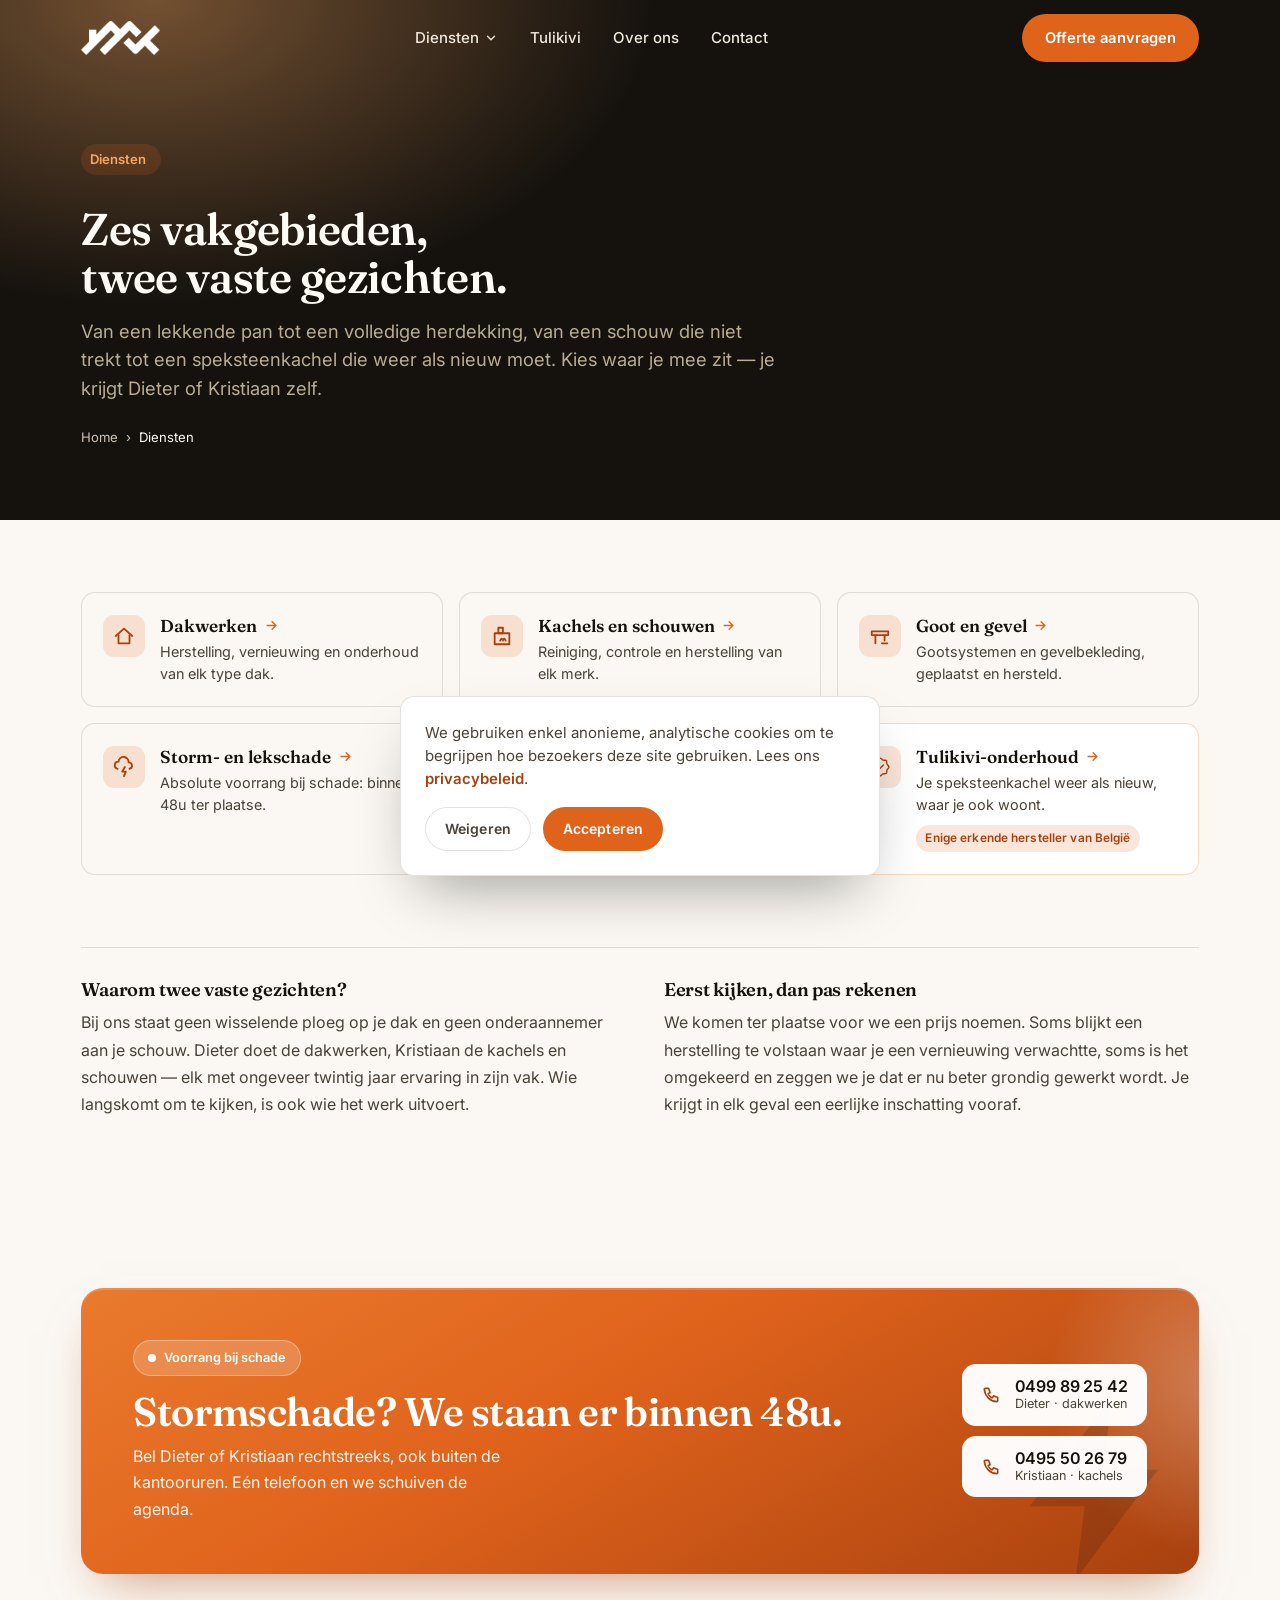
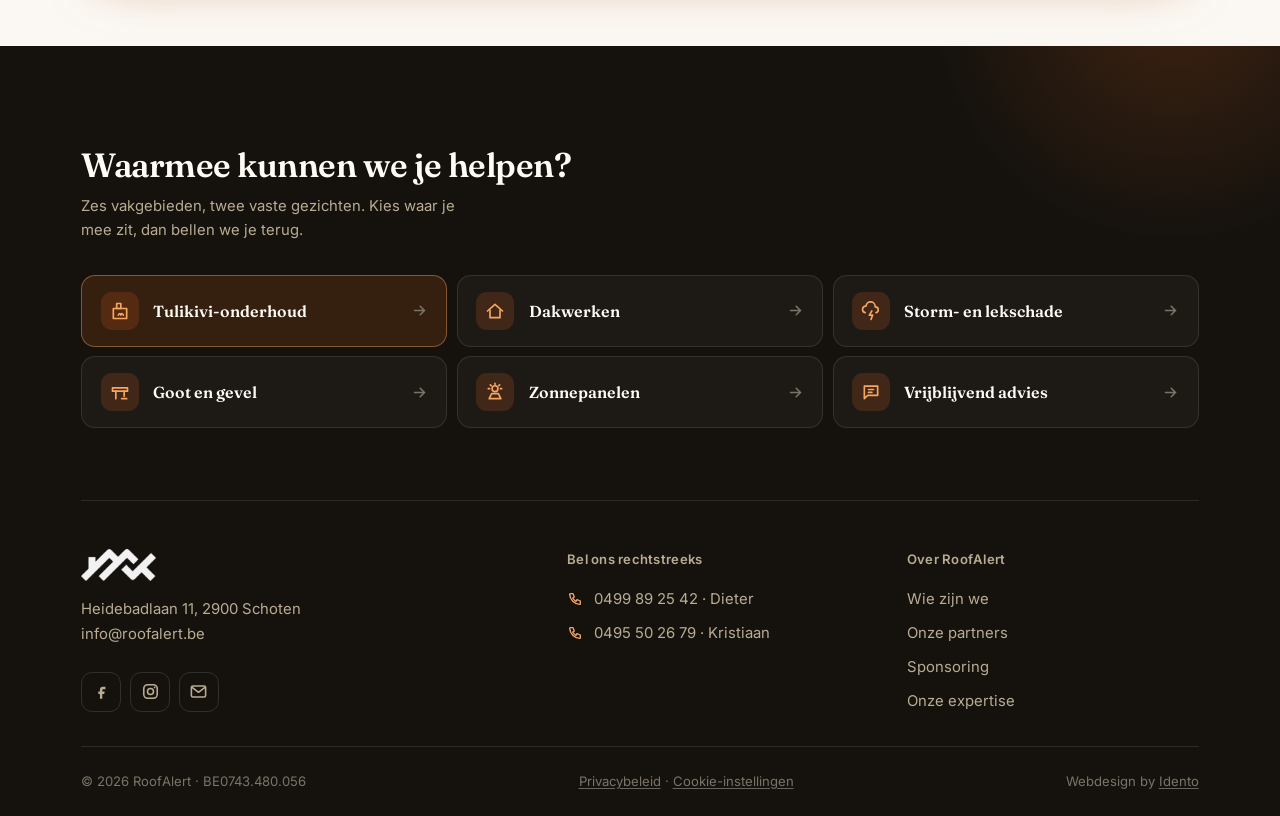
<file: diensten/index.html>
<!DOCTYPE html>
<html lang="nl">
<head>
  <meta charset="utf-8">
  <meta name="viewport" content="width=device-width, initial-scale=1">
  <title>Onze diensten — dakwerken, schouwen en Tulikivi | RoofAlert</title>
  <meta name="description" content="Dakwerken, kachels en schouwen, goot en gevel, storm- en lekschade, zonnepanelen en Tulikivi-onderhoud. Twee vaste vakmannen, actief in heel België.">
  <meta name="robots" content="index, follow">
  <link rel="canonical" href="https://roofalert.be/diensten/">
  <meta name="theme-color" content="#15120e">

  <meta property="og:type" content="website">
  <meta property="og:site_name" content="RoofAlert">
  <meta property="og:locale" content="nl_BE">
  <meta property="og:title" content="Onze diensten — dakwerken, schouwen en Tulikivi | RoofAlert">
  <meta property="og:description" content="Dakwerken, kachels en schouwen, goot en gevel, storm- en lekschade, zonnepanelen en Tulikivi-onderhoud. Twee vaste vakmannen, actief in heel België.">
  <meta property="og:url" content="https://roofalert.be/diensten/">
  <meta property="og:image" content="https://roofalert.be/assets/img/logo.png">

  <link rel="icon" href="../favicon.ico" sizes="any">
  <link rel="icon" href="../assets/img/favicon.svg" type="image/svg+xml">
  <link rel="apple-touch-icon" href="../assets/img/apple-touch-icon.png">
  <link rel="manifest" href="../site.webmanifest">

  <link rel="preconnect" href="https://fonts.googleapis.com">
  <link rel="preconnect" href="https://fonts.gstatic.com" crossorigin>
  <link rel="preload" as="style" href="https://fonts.googleapis.com/css2?family=Fraunces:opsz,wght@9..144,500;9..144,600&family=Inter:wght@400;500;600&display=swap">
  <link href="https://fonts.googleapis.com/css2?family=Fraunces:opsz,wght@9..144,500;9..144,600&family=Inter:wght@400;500;600&display=swap" rel="stylesheet" media="print" onload="this.media='all'">
  <noscript><link href="https://fonts.googleapis.com/css2?family=Fraunces:opsz,wght@9..144,500;9..144,600&family=Inter:wght@400;500;600&display=swap" rel="stylesheet"></noscript>

  <!-- Volgorde is belangrijk: brand -> layout -> components -> pagina -->
  <link rel="stylesheet" href="../assets/css/brand.css">
  <link rel="stylesheet" href="../assets/css/layout.css">
  <link rel="stylesheet" href="../assets/css/components.css">
  <link rel="stylesheet" href="../assets/css/pages/diensten.css">

  <script type="application/ld+json">
  {
    "@context": "https://schema.org",
    "@type": "BreadcrumbList",
    "itemListElement": [
      { "@type": "ListItem", "position": 1, "name": "Home", "item": "https://roofalert.be/" },
      { "@type": "ListItem", "position": 2, "name": "Diensten", "item": "https://roofalert.be/diensten/" }
    ]
  }
  </script>
</head>
<body>

<a class="skip-link" href="#main-content">Ga naar inhoud</a>

<header class="hdr" id="hdr">
  <div class="wrap hdr__in">
    <a href="../" class="brand" aria-label="RoofAlert home">
      <img class="brand__logo" src="../assets/img/logo.png" alt="RoofAlert">
    </a>
    <nav class="nav" id="mainNav" aria-label="Hoofdmenu">
      <div class="nav__item" id="megaItem">
        <button class="nav__trigger" aria-expanded="false" aria-haspopup="true">
          Diensten
          <svg viewBox="0 0 24 24" fill="none" stroke="currentColor" stroke-width="2.2" stroke-linecap="round" aria-hidden="true"><path d="M6 9l6 6 6-6"/></svg>
        </button>
        <div class="mega">
          <div class="mega__in">
            <span class="mega__lbl"><span>Onze expertise</span><a class="mega__all" href="../diensten/">Alle diensten <svg viewBox="0 0 24 24" fill="none" stroke="currentColor" stroke-width="2.2" stroke-linecap="round" aria-hidden="true"><path d="M5 12h13M13 6l6 6-6 6"/></svg></a></span>

            <a class="mega__link" href="../diensten/dakwerken/">
              <span class="mega__ic"><svg viewBox="0 0 24 24" fill="none" stroke="currentColor" stroke-width="2" stroke-linecap="round" stroke-linejoin="round" aria-hidden="true"><path d="M3 12L12 4l9 8"/><path d="M6 11v9h12v-9"/></svg></span>
              <span><b class="mega__t">Dakwerken</b><span class="mega__d">Herstelling, vernieuwing en onderhoud van elk type dak</span></span>
            </a>

            <a class="mega__link" href="../diensten/kachels-en-schouwen/">
              <span class="mega__ic"><svg viewBox="0 0 24 24" fill="none" stroke="currentColor" stroke-width="2" stroke-linecap="round" stroke-linejoin="round" aria-hidden="true"><rect x="4" y="9" width="16" height="12"/><rect x="8" y="3" width="5" height="6"/><path d="M10 17q2-4 3 0 1-4 3 0"/></svg></span>
              <span><b class="mega__t">Kachels en schouwen</b><span class="mega__d">Reiniging, controle en herstelling van elk merk</span></span>
            </a>

            <a class="mega__link" href="../diensten/goot-en-gevel/">
              <span class="mega__ic"><svg viewBox="0 0 24 24" fill="none" stroke="currentColor" stroke-width="2" stroke-linecap="round" stroke-linejoin="round" aria-hidden="true"><path d="M3 7h18v4H3z"/><path d="M7 11v9M17 11v6"/><path d="M14 20h6"/></svg></span>
              <span><b class="mega__t">Goot en gevel</b><span class="mega__d">Gootsystemen en gevelbekleding, geplaatst en hersteld</span></span>
            </a>

            <div class="mega__feat">
              <svg class="seal" viewBox="0 0 256 256" fill="currentColor" aria-hidden="true"><path d="M225.86,102.82c-3.77-3.94-7.67-8-9.14-11.57-1.36-3.27-1.44-8.69-1.52-13.94-.15-9.76-.31-20.82-8-28.51s-18.75-7.85-28.51-8c-5.25-.08-10.67-.16-13.94-1.52-3.56-1.47-7.63-5.37-11.57-9.14C146.28,23.51,138.44,16,128,16s-18.27,7.51-25.18,14.14c-3.94,3.77-8,7.67-11.57,9.14C88,40.64,82.56,40.72,77.31,40.8c-9.76.15-20.82.31-28.51,8S41,67.55,40.8,77.31c-.08,5.25-.16,10.67-1.52,13.94-1.47,3.56-5.37,7.63-9.14,11.57C23.51,109.72,16,117.56,16,128s7.51,18.27,14.14,25.18c3.77,3.94,7.67,8,9.14,11.57,1.36,3.27,1.44,8.69,1.52,13.94.15,9.76.31,20.82,8,28.51s18.75,7.85,28.51,8c5.25.08,10.67.16,13.94,1.52,3.56,1.47,7.63,5.37,11.57,9.14C109.72,232.49,117.56,240,128,240s18.27-7.51,25.18-14.14c3.94-3.77,8-7.67,11.57-9.14,3.27-1.36,8.69-1.44,13.94-1.52,9.76-.15,20.82-.31,28.51-8s7.85-18.75,8-28.51c.08-5.25.16-10.67,1.52-13.94,1.47-3.56,5.37-7.63,9.14-11.57C232.49,146.28,240,138.44,240,128S232.49,109.73,225.86,102.82Zm-11.55,39.29c-4.79,5-9.75,10.17-12.38,16.52-2.52,6.1-2.63,13.07-2.73,19.82-.1,7-.21,14.33-3.32,17.43s-10.39,3.22-17.43,3.32c-6.75.1-13.72.21-19.82,2.73-6.35,2.63-11.52,7.59-16.52,12.38S132,224,128,224s-9.15-4.92-14.11-9.69-10.17-9.75-16.52-12.38c-6.1-2.52-13.07-2.63-19.82-2.73-7-.1-14.33-.21-17.43-3.32s-3.22-10.39-3.32-17.43c-.1-6.75-.21-13.72-2.73-19.82-2.63-6.35-7.59-11.52-12.38-16.52S32,132,32,128s4.92-9.15,9.69-14.11,9.75-10.17,12.38-16.52c2.52-6.1,2.63-13.07,2.73-19.82.1-7,.21-14.33,3.32-17.43S70.51,56.9,77.55,56.8c6.75-.1,13.72-.21,19.82-2.73,6.35-2.63,11.52-7.59,16.52-12.38S124,32,128,32s9.15,4.92,14.11,9.69,10.17,9.75,16.52,12.38c6.1,2.52,13.07,2.63,19.82,2.73,7,.1,14.33.21,17.43,3.32s3.22,10.39,3.32,17.43c.1,6.75.21,13.72,2.73,19.82,2.63,6.35,7.59,11.52,12.38,16.52S224,124,224,128,219.08,137.15,214.31,142.11ZM173.66,98.34a8,8,0,0,1,0,11.32l-56,56a8,8,0,0,1-11.32,0l-24-24a8,8,0,0,1,11.32-11.32L112,148.69l50.34-50.35A8,8,0,0,1,173.66,98.34Z"/></svg>
              <strong>Tulikivi-onderhoud</strong>
              <p>De enige erkende hersteller van speksteenkachels in België. We komen tot in elke uithoek van het land.</p>
              <a href="../diensten/tulikivi-onderhoud/">Ontdek wat we doen <svg viewBox="0 0 24 24" fill="none" stroke="currentColor" stroke-width="2.2" stroke-linecap="round" aria-hidden="true"><path d="M5 12h13M13 6l6 6-6 6"/></svg></a>
            </div>

            <a class="mega__link" href="../diensten/storm-en-lekschade/">
              <span class="mega__ic"><svg viewBox="0 0 24 24" fill="none" stroke="currentColor" stroke-width="2" stroke-linecap="round" stroke-linejoin="round" aria-hidden="true"><path d="M5 14a4 4 0 011-7.9A5.5 5.5 0 0117 7a3.5 3.5 0 011 6.9"/><path d="M13 12l-3 5h4l-2 5"/></svg></span>
              <span><b class="mega__t">Storm- en lekschade</b><span class="mega__d">Absolute voorrang, binnen 48u ter plaatse</span></span>
            </a>

            <a class="mega__link" href="../diensten/zonnepanelen/">
              <span class="mega__ic"><svg viewBox="0 0 24 24" fill="none" stroke="currentColor" stroke-width="2" stroke-linecap="round" stroke-linejoin="round" aria-hidden="true"><circle cx="12" cy="8" r="3.5"/><path d="M12 1.5v1.5M20 8h-1.5M5.5 8H4M17.6 3.4l-1 1M6.4 3.4l1 1"/><path d="M5 20l3-6h8l3 6z"/></svg></span>
              <span><b class="mega__t">Zonnepanelen</b><span class="mega__d">Geplaatst samen met je dakwerken, in één beweging</span></span>
            </a>

            <a class="mega__link" href="../contact/">
              <span class="mega__ic"><svg viewBox="0 0 24 24" fill="none" stroke="currentColor" stroke-width="2" stroke-linecap="round" stroke-linejoin="round" aria-hidden="true"><path d="M4 5h16v11H8l-4 4z"/><path d="M9 9h6M9 12.5h4"/></svg></span>
              <span><b class="mega__t">Vrijblijvend advies</b><span class="mega__d">Niet zeker wat je nodig hebt? Bel of mail ons gerust</span></span>
            </a>
          </div>
        </div>
      </div>
      <a href="../diensten/tulikivi-onderhoud/">Tulikivi</a>
      <a href="../over-ons/">Over ons</a>
      <a href="../contact/">Contact</a>
    </nav>
    <a href="../offerte/" class="btn btn-primary hdr__cta">Offerte aanvragen</a>
    <button class="hdr__burger" id="burgerBtn" type="button" aria-expanded="false" aria-controls="mainNav" aria-label="Menu openen">
      <span></span><span></span><span></span>
    </button>
  </div>
</header>

<header class="page-header">
  <div class="wrap">
    <span class="eyebrow">Diensten</span>
    <h1>Zes vakgebieden, twee vaste gezichten.</h1>
    <p>Van een lekkende pan tot een volledige herdekking, van een schouw die niet trekt tot een speksteenkachel die weer als nieuw moet. Kies waar je mee zit — je krijgt Dieter of Kristiaan zelf.</p>
    <nav class="breadcrumb" aria-label="Kruimelpad">
      <a href="../">Home</a>
      <span aria-hidden="true">›</span>
      <span aria-current="page">Diensten</span>
    </nav>
  </div>
</header>

<main id="main-content">
  <section class="section section-first">
    <div class="wrap">
      <div class="svc-grid">
        <a class="svc-card" href="../diensten/dakwerken/">
          <span class="svc-card__ic"><svg viewBox="0 0 24 24" fill="none" stroke="currentColor" stroke-width="2" stroke-linecap="round" stroke-linejoin="round" aria-hidden="true"><path d="M3 12L12 4l9 8"/><path d="M6 11v9h12v-9"/></svg></span>
          <span class="svc-card__body">
            <span class="svc-card__t">Dakwerken <svg viewBox="0 0 24 24" fill="none" stroke="currentColor" stroke-width="2.2" stroke-linecap="round" aria-hidden="true"><path d="M5 12h13M13 6l6 6-6 6"/></svg></span>
            <span class="svc-card__d">Herstelling, vernieuwing en onderhoud van elk type dak.</span>
          </span>
        </a>
        <a class="svc-card" href="../diensten/kachels-en-schouwen/">
          <span class="svc-card__ic"><svg viewBox="0 0 24 24" fill="none" stroke="currentColor" stroke-width="2" stroke-linecap="round" stroke-linejoin="round" aria-hidden="true"><rect x="4" y="9" width="16" height="12"/><rect x="8" y="3" width="5" height="6"/><path d="M10 17q2-4 3 0 1-4 3 0"/></svg></span>
          <span class="svc-card__body">
            <span class="svc-card__t">Kachels en schouwen <svg viewBox="0 0 24 24" fill="none" stroke="currentColor" stroke-width="2.2" stroke-linecap="round" aria-hidden="true"><path d="M5 12h13M13 6l6 6-6 6"/></svg></span>
            <span class="svc-card__d">Reiniging, controle en herstelling van elk merk.</span>
          </span>
        </a>
        <a class="svc-card" href="../diensten/goot-en-gevel/">
          <span class="svc-card__ic"><svg viewBox="0 0 24 24" fill="none" stroke="currentColor" stroke-width="2" stroke-linecap="round" stroke-linejoin="round" aria-hidden="true"><path d="M3 7h18v4H3z"/><path d="M7 11v9M17 11v6"/><path d="M14 20h6"/></svg></span>
          <span class="svc-card__body">
            <span class="svc-card__t">Goot en gevel <svg viewBox="0 0 24 24" fill="none" stroke="currentColor" stroke-width="2.2" stroke-linecap="round" aria-hidden="true"><path d="M5 12h13M13 6l6 6-6 6"/></svg></span>
            <span class="svc-card__d">Gootsystemen en gevelbekleding, geplaatst en hersteld.</span>
          </span>
        </a>
        <a class="svc-card" href="../diensten/storm-en-lekschade/">
          <span class="svc-card__ic"><svg viewBox="0 0 24 24" fill="none" stroke="currentColor" stroke-width="2" stroke-linecap="round" stroke-linejoin="round" aria-hidden="true"><path d="M5 14a4 4 0 011-7.9A5.5 5.5 0 0117 7a3.5 3.5 0 011 6.9"/><path d="M13 12l-3 5h4l-2 5"/></svg></span>
          <span class="svc-card__body">
            <span class="svc-card__t">Storm- en lekschade <svg viewBox="0 0 24 24" fill="none" stroke="currentColor" stroke-width="2.2" stroke-linecap="round" aria-hidden="true"><path d="M5 12h13M13 6l6 6-6 6"/></svg></span>
            <span class="svc-card__d">Absolute voorrang bij schade: binnen 48u ter plaatse.</span>
          </span>
        </a>
        <a class="svc-card" href="../diensten/zonnepanelen/">
          <span class="svc-card__ic"><svg viewBox="0 0 24 24" fill="none" stroke="currentColor" stroke-width="2" stroke-linecap="round" stroke-linejoin="round" aria-hidden="true"><circle cx="12" cy="8" r="3.5"/><path d="M12 1.5v1.5M20 8h-1.5M5.5 8H4M17.6 3.4l-1 1M6.4 3.4l1 1"/><path d="M5 20l3-6h8l3 6z"/></svg></span>
          <span class="svc-card__body">
            <span class="svc-card__t">Zonnepanelen <svg viewBox="0 0 24 24" fill="none" stroke="currentColor" stroke-width="2.2" stroke-linecap="round" aria-hidden="true"><path d="M5 12h13M13 6l6 6-6 6"/></svg></span>
            <span class="svc-card__d">Geplaatst samen met je dakwerken, in een beweging.</span>
          </span>
        </a>
        <a class="svc-card svc-card--hl" href="../diensten/tulikivi-onderhoud/">
          <span class="svc-card__ic"><svg viewBox="0 0 256 256" fill="currentColor" aria-hidden="true"><path d="M225.86,102.82c-3.77-3.94-7.67-8-9.14-11.57-1.36-3.27-1.44-8.69-1.52-13.94-.15-9.76-.31-20.82-8-28.51s-18.75-7.85-28.51-8c-5.25-.08-10.67-.16-13.94-1.52-3.56-1.47-7.63-5.37-11.57-9.14C146.28,23.51,138.44,16,128,16s-18.27,7.51-25.18,14.14c-3.94,3.77-8,7.67-11.57,9.14C88,40.64,82.56,40.72,77.31,40.8c-9.76.15-20.82.31-28.51,8S41,67.55,40.8,77.31c-.08,5.25-.16,10.67-1.52,13.94-1.47,3.56-5.37,7.63-9.14,11.57C23.51,109.72,16,117.56,16,128s7.51,18.27,14.14,25.18c3.77,3.94,7.67,8,9.14,11.57,1.36,3.27,1.44,8.69,1.52,13.94.15,9.76.31,20.82,8,28.51s18.75,7.85,28.51,8c5.25.08,10.67.16,13.94,1.52,3.56,1.47,7.63,5.37,11.57,9.14C109.72,232.49,117.56,240,128,240s18.27-7.51,25.18-14.14c3.94-3.77,8-7.67,11.57-9.14,3.27-1.36,8.69-1.44,13.94-1.52,9.76-.15,20.82-.31,28.51-8s7.85-18.75,8-28.51c.08-5.25.16-10.67,1.52-13.94,1.47-3.56,5.37-7.63,9.14-11.57C232.49,146.28,240,138.44,240,128S232.49,109.73,225.86,102.82Zm-11.55,39.29c-4.79,5-9.75,10.17-12.38,16.52-2.52,6.1-2.63,13.07-2.73,19.82-.1,7-.21,14.33-3.32,17.43s-10.39,3.22-17.43,3.32c-6.75.1-13.72.21-19.82,2.73-6.35,2.63-11.52,7.59-16.52,12.38S132,224,128,224s-9.15-4.92-14.11-9.69-10.17-9.75-16.52-12.38c-6.1-2.52-13.07-2.63-19.82-2.73-7-.1-14.33-.21-17.43-3.32s-3.22-10.39-3.32-17.43c-.1-6.75-.21-13.72-2.73-19.82-2.63-6.35-7.59-11.52-12.38-16.52S32,132,32,128s4.92-9.15,9.69-14.11,9.75-10.17,12.38-16.52c2.52-6.1,2.63-13.07,2.73-19.82.1-7,.21-14.33,3.32-17.43S70.51,56.9,77.55,56.8c6.75-.1,13.72-.21,19.82-2.73,6.35-2.63,11.52-7.59,16.52-12.38S124,32,128,32s9.15,4.92,14.11,9.69,10.17,9.75,16.52,12.38c6.1,2.52,13.07,2.63,19.82,2.73,7,.1,14.33.21,17.43,3.32s3.22,10.39,3.32,17.43c.1,6.75.21,13.72,2.73,19.82,2.63,6.35,7.59,11.52,12.38,16.52S224,124,224,128,219.08,137.15,214.31,142.11ZM173.66,98.34a8,8,0,0,1,0,11.32l-56,56a8,8,0,0,1-11.32,0l-24-24a8,8,0,0,1,11.32-11.32L112,148.69l50.34-50.35A8,8,0,0,1,173.66,98.34Z"/></svg></span>
          <span class="svc-card__body">
            <span class="svc-card__t">Tulikivi-onderhoud <svg viewBox="0 0 24 24" fill="none" stroke="currentColor" stroke-width="2.2" stroke-linecap="round" aria-hidden="true"><path d="M5 12h13M13 6l6 6-6 6"/></svg></span>
            <span class="svc-card__d">Je speksteenkachel weer als nieuw, waar je ook woont.</span>
            <span class="svc-card__badge">Enige erkende hersteller van België</span>
          </span>
        </a>
      </div>

      <div class="diensten-note reveal">
        <div>
          <h2>Waarom twee vaste gezichten?</h2>
          <p>Bij ons staat geen wisselende ploeg op je dak en geen onderaannemer aan je schouw. Dieter doet de dakwerken, Kristiaan de kachels en schouwen — elk met ongeveer twintig jaar ervaring in zijn vak. Wie langskomt om te kijken, is ook wie het werk uitvoert.</p>
        </div>
        <div>
          <h2>Eerst kijken, dan pas rekenen</h2>
          <p>We komen ter plaatse voor we een prijs noemen. Soms blijkt een herstelling te volstaan waar je een vernieuwing verwachtte, soms is het omgekeerd en zeggen we je dat er nu beter grondig gewerkt wordt. Je krijgt in elk geval een eerlijke inschatting vooraf.</p>
        </div>
      </div>
    </div>
  </section>

<section class="storm">
  <div class="wrap">
    <div class="storm-card reveal">
      <svg class="storm-bolt" viewBox="0 0 24 24" fill="currentColor" aria-hidden="true"><path d="M13 2L4 14h6l-1 8 9-12h-6l1-8z"/></svg>
      <div class="storm-in">
        <div>
          <span class="storm-pill"><span></span>Voorrang bij schade</span>
          <h2>Stormschade? We staan er binnen 48u.</h2>
          <p>Bel Dieter of Kristiaan rechtstreeks, ook buiten de kantooruren. Eén telefoon en we schuiven de agenda.</p>
        </div>
        <div class="storm-acts">
          <a href="tel:+32499892542" class="storm-btn">
            <svg viewBox="0 0 24 24" fill="none" stroke="currentColor" stroke-width="2" stroke-linecap="round" stroke-linejoin="round" aria-hidden="true"><path d="M5 4h4l2 5-2.5 1.5a11 11 0 005 5L15 13l5 2v4a1 1 0 01-1.1 1A16 16 0 014 5.1 1 1 0 015 4z"/></svg>
            <span><b>0499 89 25 42</b><small>Dieter · dakwerken</small></span>
          </a>
          <a href="tel:+32495502679" class="storm-btn">
            <svg viewBox="0 0 24 24" fill="none" stroke="currentColor" stroke-width="2" stroke-linecap="round" stroke-linejoin="round" aria-hidden="true"><path d="M5 4h4l2 5-2.5 1.5a11 11 0 005 5L15 13l5 2v4a1 1 0 01-1.1 1A16 16 0 014 5.1 1 1 0 015 4z"/></svg>
            <span><b>0495 50 26 79</b><small>Kristiaan · kachels</small></span>
          </a>
        </div>
      </div>
    </div>
  </div>
</section>
</main>

<footer class="ftr" id="contact">
  <div class="wrap">
    <div class="ftr__spot">
      <h3>Waarmee kunnen we je helpen?</h3>
      <p>Zes vakgebieden, twee vaste gezichten. Kies waar je mee zit, dan bellen we je terug.</p>
      <div class="ftr__tiles">

        <a class="ftr__tile ftr__tile--hl" href="../diensten/tulikivi-onderhoud/">
          <span class="ftr__tile-ic"><svg viewBox="0 0 24 24" fill="none" stroke="currentColor" stroke-width="2" stroke-linecap="round" stroke-linejoin="round" aria-hidden="true"><rect x="4" y="9" width="16" height="12"/><rect x="8" y="3" width="5" height="6"/><path d="M10 17q2-4 3 0 1-4 3 0"/></svg></span>
          <span class="ftr__tile-t">Tulikivi-onderhoud</span>
          <svg class="ftr__tile-ar" viewBox="0 0 24 24" fill="none" stroke="currentColor" stroke-width="2.2" stroke-linecap="round" aria-hidden="true"><path d="M5 12h13M13 6l6 6-6 6"/></svg>
        </a>

        <a class="ftr__tile" href="../diensten/dakwerken/">
          <span class="ftr__tile-ic"><svg viewBox="0 0 24 24" fill="none" stroke="currentColor" stroke-width="2" stroke-linecap="round" stroke-linejoin="round" aria-hidden="true"><path d="M3 12L12 4l9 8"/><path d="M6 11v9h12v-9"/></svg></span>
          <span class="ftr__tile-t">Dakwerken</span>
          <svg class="ftr__tile-ar" viewBox="0 0 24 24" fill="none" stroke="currentColor" stroke-width="2.2" stroke-linecap="round" aria-hidden="true"><path d="M5 12h13M13 6l6 6-6 6"/></svg>
        </a>

        <a class="ftr__tile" href="../diensten/storm-en-lekschade/">
          <span class="ftr__tile-ic"><svg viewBox="0 0 24 24" fill="none" stroke="currentColor" stroke-width="2" stroke-linecap="round" stroke-linejoin="round" aria-hidden="true"><path d="M5 14a4 4 0 011-7.9A5.5 5.5 0 0117 7a3.5 3.5 0 011 6.9"/><path d="M13 12l-3 5h4l-2 5"/></svg></span>
          <span class="ftr__tile-t">Storm- en lekschade</span>
          <svg class="ftr__tile-ar" viewBox="0 0 24 24" fill="none" stroke="currentColor" stroke-width="2.2" stroke-linecap="round" aria-hidden="true"><path d="M5 12h13M13 6l6 6-6 6"/></svg>
        </a>

        <a class="ftr__tile" href="../diensten/goot-en-gevel/">
          <span class="ftr__tile-ic"><svg viewBox="0 0 24 24" fill="none" stroke="currentColor" stroke-width="2" stroke-linecap="round" stroke-linejoin="round" aria-hidden="true"><path d="M3 7h18v4H3z"/><path d="M7 11v9M17 11v6"/><path d="M14 20h6"/></svg></span>
          <span class="ftr__tile-t">Goot en gevel</span>
          <svg class="ftr__tile-ar" viewBox="0 0 24 24" fill="none" stroke="currentColor" stroke-width="2.2" stroke-linecap="round" aria-hidden="true"><path d="M5 12h13M13 6l6 6-6 6"/></svg>
        </a>

        <a class="ftr__tile" href="../diensten/zonnepanelen/">
          <span class="ftr__tile-ic"><svg viewBox="0 0 24 24" fill="none" stroke="currentColor" stroke-width="2" stroke-linecap="round" stroke-linejoin="round" aria-hidden="true"><circle cx="12" cy="8" r="3.5"/><path d="M12 1.5v1.5M20 8h-1.5M5.5 8H4M17.6 3.4l-1 1M6.4 3.4l1 1"/><path d="M5 20l3-6h8l3 6z"/></svg></span>
          <span class="ftr__tile-t">Zonnepanelen</span>
          <svg class="ftr__tile-ar" viewBox="0 0 24 24" fill="none" stroke="currentColor" stroke-width="2.2" stroke-linecap="round" aria-hidden="true"><path d="M5 12h13M13 6l6 6-6 6"/></svg>
        </a>

        <a class="ftr__tile" href="mailto:info@roofalert.be">
          <span class="ftr__tile-ic"><svg viewBox="0 0 24 24" fill="none" stroke="currentColor" stroke-width="2" stroke-linecap="round" stroke-linejoin="round" aria-hidden="true"><path d="M4 5h16v11H8l-4 4z"/><path d="M9 9h6M9 12.5h4"/></svg></span>
          <span class="ftr__tile-t">Vrijblijvend advies</span>
          <svg class="ftr__tile-ar" viewBox="0 0 24 24" fill="none" stroke="currentColor" stroke-width="2.2" stroke-linecap="round" aria-hidden="true"><path d="M5 12h13M13 6l6 6-6 6"/></svg>
        </a>

      </div>
    </div>

    <div class="ftr__grid">
      <div>
        <div class="brand">
          <img class="brand__logo" src="../assets/img/logo.png" alt="RoofAlert">
        </div>
        <p class="ftr__addr">Heidebadlaan 11, 2900 Schoten<br><a href="mailto:info@roofalert.be">info@roofalert.be</a></p>
        <div class="ftr__social">
          <a href="https://www.facebook.com/RoofAlert" aria-label="Facebook" target="_blank" rel="noopener"><svg viewBox="0 0 24 24" fill="currentColor" aria-hidden="true"><path d="M14 9h3V6h-3a4 4 0 00-4 4v2H8v3h2v6h3v-6h2.5l.5-3h-3v-2a1 1 0 011-1z"/></svg></a>
          <a href="https://www.instagram.com/roofalert/" aria-label="Instagram" target="_blank" rel="noopener"><svg viewBox="0 0 24 24" fill="none" stroke="currentColor" stroke-width="2" aria-hidden="true"><rect x="3.5" y="3.5" width="17" height="17" rx="5"/><circle cx="12" cy="12" r="3.8"/><circle cx="17.2" cy="6.8" r="1.1" fill="currentColor" stroke="none"/></svg></a>
          <a href="mailto:info@roofalert.be" aria-label="E-mail"><svg viewBox="0 0 24 24" fill="none" stroke="currentColor" stroke-width="2" stroke-linecap="round" stroke-linejoin="round" aria-hidden="true"><rect x="3" y="5" width="18" height="14" rx="2"/><path d="M3.5 6.5L12 13l8.5-6.5"/></svg></a>
        </div>
      </div>
      <div>
        <h4>Bel ons rechtstreeks</h4>
        <ul>
          <li><a class="ftr__call" href="tel:+32499892542"><svg viewBox="0 0 24 24" fill="none" stroke="currentColor" stroke-width="2" stroke-linecap="round" stroke-linejoin="round" aria-hidden="true"><path d="M5 4h4l2 5-2.5 1.5a11 11 0 005 5L15 13l5 2v4a1 1 0 01-1.1 1A16 16 0 014 5.1 1 1 0 015 4z"/></svg>0499 89 25 42 · Dieter</a></li>
          <li><a class="ftr__call" href="tel:+32495502679"><svg viewBox="0 0 24 24" fill="none" stroke="currentColor" stroke-width="2" stroke-linecap="round" stroke-linejoin="round" aria-hidden="true"><path d="M5 4h4l2 5-2.5 1.5a11 11 0 005 5L15 13l5 2v4a1 1 0 01-1.1 1A16 16 0 014 5.1 1 1 0 015 4z"/></svg>0495 50 26 79 · Kristiaan</a></li>
        </ul>
      </div>
      <div>
        <h4>Over RoofAlert</h4>
        <ul>
          <li><a href="../over-ons/">Wie zijn we</a></li>
          <li><a href="../over-ons/#partners">Onze partners</a></li>
          <li><a href="../over-ons/#partners">Sponsoring</a></li>
          <li><a href="../diensten/">Onze expertise</a></li>
        </ul>
      </div>
    </div>

    <div class="ftr__bot">
      <span>© <span id="jaar">2026</span> RoofAlert · BE0743.480.056</span>
      <span><a href="../privacy/">Privacybeleid</a> · <a href="#" data-cookie-settings>Cookie-instellingen</a></span>
      <span>Webdesign by <a href="https://idento.be/" target="_blank" rel="noopener">Idento</a></span>
    </div>
  </div>
</footer>

<div class="bar">
  <a href="tel:+32499892542" class="btn btn-ghost">Bel ons</a>
  <a href="../offerte/" class="btn btn-primary">Offerte</a>
</div>

<script src="../assets/js/cookie-consent.js" data-privacy-url="../privacy/" defer></script>
<script src="../assets/js/analytics.js" defer></script>
<script src="../assets/js/site.js" defer></script>
</body>
</html>
</file>
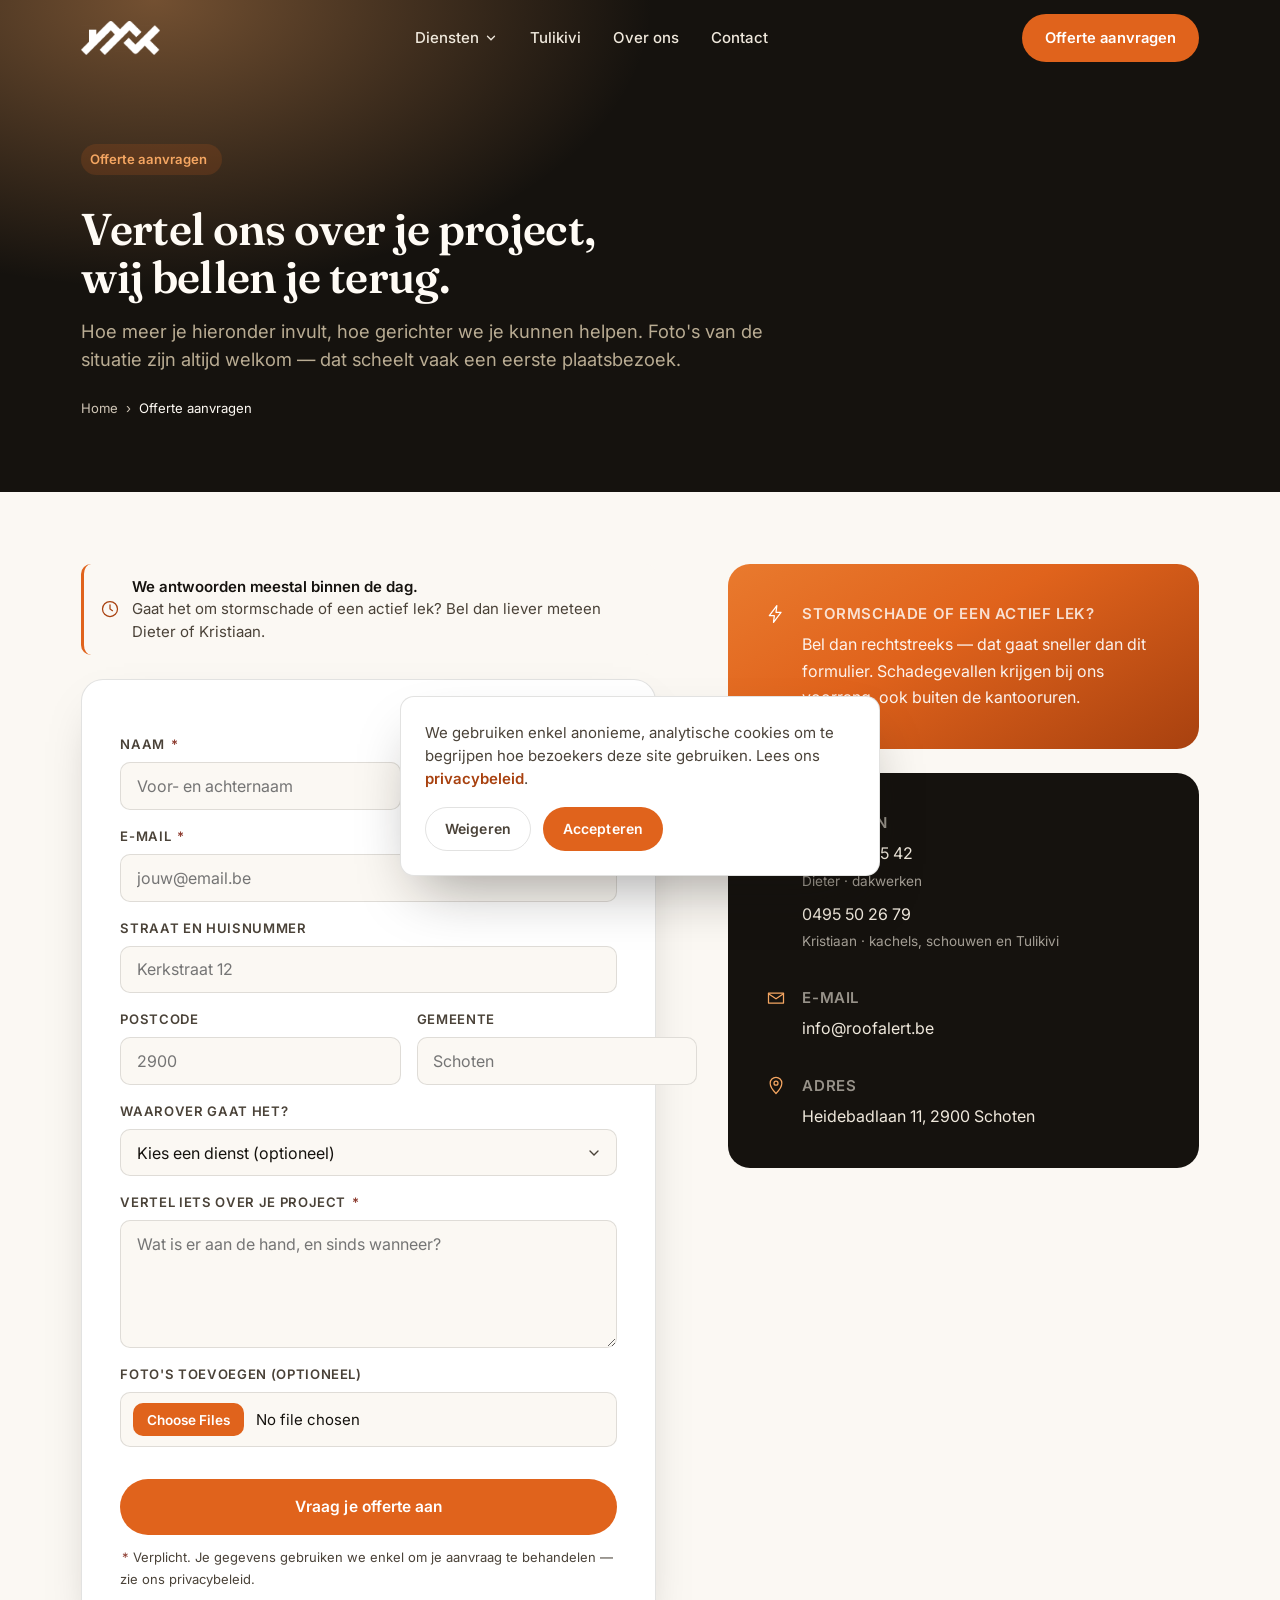
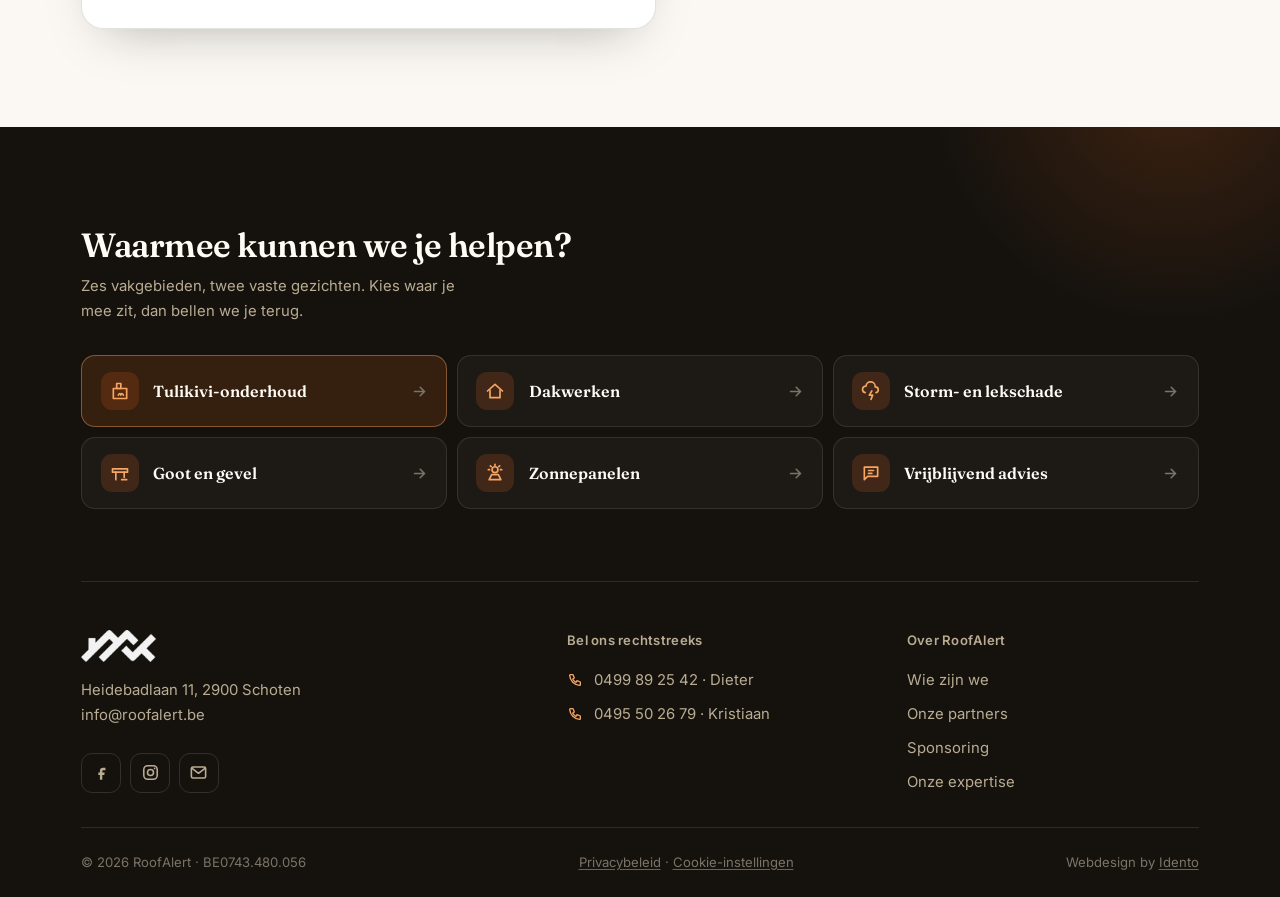
<file: offerte/index.html>
<!DOCTYPE html>
<html lang="nl">
<head>
  <meta charset="utf-8">
  <meta name="viewport" content="width=device-width, initial-scale=1">
  <title>Offerte aanvragen — RoofAlert</title>
  <meta name="description" content="Vraag vrijblijvend een offerte aan voor dakwerken, kachels en schouwen, goot en gevel, zonnepanelen of Tulikivi-onderhoud. Voeg gerust foto's toe.">
  <meta name="robots" content="index, follow">
  <link rel="canonical" href="https://roofalert.be/offerte/">
  <meta name="theme-color" content="#15120e">

  <meta property="og:type" content="website">
  <meta property="og:site_name" content="RoofAlert">
  <meta property="og:locale" content="nl_BE">
  <meta property="og:title" content="Offerte aanvragen — RoofAlert">
  <meta property="og:description" content="Vraag vrijblijvend een offerte aan voor dakwerken, kachels en schouwen, goot en gevel, zonnepanelen of Tulikivi-onderhoud. Voeg gerust foto's toe.">
  <meta property="og:url" content="https://roofalert.be/offerte/">
  <meta property="og:image" content="https://roofalert.be/assets/img/logo.png">

  <link rel="icon" href="../favicon.ico" sizes="any">
  <link rel="icon" href="../assets/img/favicon.svg" type="image/svg+xml">
  <link rel="apple-touch-icon" href="../assets/img/apple-touch-icon.png">
  <link rel="manifest" href="../site.webmanifest">

  <link rel="preconnect" href="https://fonts.googleapis.com">
  <link rel="preconnect" href="https://fonts.gstatic.com" crossorigin>
  <link rel="preload" as="style" href="https://fonts.googleapis.com/css2?family=Fraunces:opsz,wght@9..144,500;9..144,600&family=Inter:wght@400;500;600&display=swap">
  <link href="https://fonts.googleapis.com/css2?family=Fraunces:opsz,wght@9..144,500;9..144,600&family=Inter:wght@400;500;600&display=swap" rel="stylesheet" media="print" onload="this.media='all'">
  <noscript><link href="https://fonts.googleapis.com/css2?family=Fraunces:opsz,wght@9..144,500;9..144,600&family=Inter:wght@400;500;600&display=swap" rel="stylesheet"></noscript>

  <!-- Volgorde is belangrijk: brand -> layout -> components -> pagina -->
  <link rel="stylesheet" href="../assets/css/brand.css">
  <link rel="stylesheet" href="../assets/css/layout.css">
  <link rel="stylesheet" href="../assets/css/components.css">
  <link rel="stylesheet" href="../assets/css/pages/offerte.css">

  <script type="application/ld+json">
  {
    "@context": "https://schema.org",
    "@type": "BreadcrumbList",
    "itemListElement": [
      { "@type": "ListItem", "position": 1, "name": "Home", "item": "https://roofalert.be/" },
      { "@type": "ListItem", "position": 2, "name": "Offerte aanvragen", "item": "https://roofalert.be/offerte/" }
    ]
  }
  </script>
</head>
<body>

<a class="skip-link" href="#main-content">Ga naar inhoud</a>

<header class="hdr" id="hdr">
  <div class="wrap hdr__in">
    <a href="../" class="brand" aria-label="RoofAlert home">
      <img class="brand__logo" src="../assets/img/logo.png" alt="RoofAlert">
    </a>
    <nav class="nav" id="mainNav" aria-label="Hoofdmenu">
      <div class="nav__item" id="megaItem">
        <button class="nav__trigger" aria-expanded="false" aria-haspopup="true">
          Diensten
          <svg viewBox="0 0 24 24" fill="none" stroke="currentColor" stroke-width="2.2" stroke-linecap="round" aria-hidden="true"><path d="M6 9l6 6 6-6"/></svg>
        </button>
        <div class="mega">
          <div class="mega__in">
            <span class="mega__lbl"><span>Onze expertise</span><a class="mega__all" href="../diensten/">Alle diensten <svg viewBox="0 0 24 24" fill="none" stroke="currentColor" stroke-width="2.2" stroke-linecap="round" aria-hidden="true"><path d="M5 12h13M13 6l6 6-6 6"/></svg></a></span>

            <a class="mega__link" href="../diensten/dakwerken/">
              <span class="mega__ic"><svg viewBox="0 0 24 24" fill="none" stroke="currentColor" stroke-width="2" stroke-linecap="round" stroke-linejoin="round" aria-hidden="true"><path d="M3 12L12 4l9 8"/><path d="M6 11v9h12v-9"/></svg></span>
              <span><b class="mega__t">Dakwerken</b><span class="mega__d">Herstelling, vernieuwing en onderhoud van elk type dak</span></span>
            </a>

            <a class="mega__link" href="../diensten/kachels-en-schouwen/">
              <span class="mega__ic"><svg viewBox="0 0 24 24" fill="none" stroke="currentColor" stroke-width="2" stroke-linecap="round" stroke-linejoin="round" aria-hidden="true"><rect x="4" y="9" width="16" height="12"/><rect x="8" y="3" width="5" height="6"/><path d="M10 17q2-4 3 0 1-4 3 0"/></svg></span>
              <span><b class="mega__t">Kachels en schouwen</b><span class="mega__d">Reiniging, controle en herstelling van elk merk</span></span>
            </a>

            <a class="mega__link" href="../diensten/goot-en-gevel/">
              <span class="mega__ic"><svg viewBox="0 0 24 24" fill="none" stroke="currentColor" stroke-width="2" stroke-linecap="round" stroke-linejoin="round" aria-hidden="true"><path d="M3 7h18v4H3z"/><path d="M7 11v9M17 11v6"/><path d="M14 20h6"/></svg></span>
              <span><b class="mega__t">Goot en gevel</b><span class="mega__d">Gootsystemen en gevelbekleding, geplaatst en hersteld</span></span>
            </a>

            <div class="mega__feat">
              <svg class="seal" viewBox="0 0 256 256" fill="currentColor" aria-hidden="true"><path d="M225.86,102.82c-3.77-3.94-7.67-8-9.14-11.57-1.36-3.27-1.44-8.69-1.52-13.94-.15-9.76-.31-20.82-8-28.51s-18.75-7.85-28.51-8c-5.25-.08-10.67-.16-13.94-1.52-3.56-1.47-7.63-5.37-11.57-9.14C146.28,23.51,138.44,16,128,16s-18.27,7.51-25.18,14.14c-3.94,3.77-8,7.67-11.57,9.14C88,40.64,82.56,40.72,77.31,40.8c-9.76.15-20.82.31-28.51,8S41,67.55,40.8,77.31c-.08,5.25-.16,10.67-1.52,13.94-1.47,3.56-5.37,7.63-9.14,11.57C23.51,109.72,16,117.56,16,128s7.51,18.27,14.14,25.18c3.77,3.94,7.67,8,9.14,11.57,1.36,3.27,1.44,8.69,1.52,13.94.15,9.76.31,20.82,8,28.51s18.75,7.85,28.51,8c5.25.08,10.67.16,13.94,1.52,3.56,1.47,7.63,5.37,11.57,9.14C109.72,232.49,117.56,240,128,240s18.27-7.51,25.18-14.14c3.94-3.77,8-7.67,11.57-9.14,3.27-1.36,8.69-1.44,13.94-1.52,9.76-.15,20.82-.31,28.51-8s7.85-18.75,8-28.51c.08-5.25.16-10.67,1.52-13.94,1.47-3.56,5.37-7.63,9.14-11.57C232.49,146.28,240,138.44,240,128S232.49,109.73,225.86,102.82Zm-11.55,39.29c-4.79,5-9.75,10.17-12.38,16.52-2.52,6.1-2.63,13.07-2.73,19.82-.1,7-.21,14.33-3.32,17.43s-10.39,3.22-17.43,3.32c-6.75.1-13.72.21-19.82,2.73-6.35,2.63-11.52,7.59-16.52,12.38S132,224,128,224s-9.15-4.92-14.11-9.69-10.17-9.75-16.52-12.38c-6.1-2.52-13.07-2.63-19.82-2.73-7-.1-14.33-.21-17.43-3.32s-3.22-10.39-3.32-17.43c-.1-6.75-.21-13.72-2.73-19.82-2.63-6.35-7.59-11.52-12.38-16.52S32,132,32,128s4.92-9.15,9.69-14.11,9.75-10.17,12.38-16.52c2.52-6.1,2.63-13.07,2.73-19.82.1-7,.21-14.33,3.32-17.43S70.51,56.9,77.55,56.8c6.75-.1,13.72-.21,19.82-2.73,6.35-2.63,11.52-7.59,16.52-12.38S124,32,128,32s9.15,4.92,14.11,9.69,10.17,9.75,16.52,12.38c6.1,2.52,13.07,2.63,19.82,2.73,7,.1,14.33.21,17.43,3.32s3.22,10.39,3.32,17.43c.1,6.75.21,13.72,2.73,19.82,2.63,6.35,7.59,11.52,12.38,16.52S224,124,224,128,219.08,137.15,214.31,142.11ZM173.66,98.34a8,8,0,0,1,0,11.32l-56,56a8,8,0,0,1-11.32,0l-24-24a8,8,0,0,1,11.32-11.32L112,148.69l50.34-50.35A8,8,0,0,1,173.66,98.34Z"/></svg>
              <strong>Tulikivi-onderhoud</strong>
              <p>De enige erkende hersteller van speksteenkachels in België. We komen tot in elke uithoek van het land.</p>
              <a href="../diensten/tulikivi-onderhoud/">Ontdek wat we doen <svg viewBox="0 0 24 24" fill="none" stroke="currentColor" stroke-width="2.2" stroke-linecap="round" aria-hidden="true"><path d="M5 12h13M13 6l6 6-6 6"/></svg></a>
            </div>

            <a class="mega__link" href="../diensten/storm-en-lekschade/">
              <span class="mega__ic"><svg viewBox="0 0 24 24" fill="none" stroke="currentColor" stroke-width="2" stroke-linecap="round" stroke-linejoin="round" aria-hidden="true"><path d="M5 14a4 4 0 011-7.9A5.5 5.5 0 0117 7a3.5 3.5 0 011 6.9"/><path d="M13 12l-3 5h4l-2 5"/></svg></span>
              <span><b class="mega__t">Storm- en lekschade</b><span class="mega__d">Absolute voorrang, binnen 48u ter plaatse</span></span>
            </a>

            <a class="mega__link" href="../diensten/zonnepanelen/">
              <span class="mega__ic"><svg viewBox="0 0 24 24" fill="none" stroke="currentColor" stroke-width="2" stroke-linecap="round" stroke-linejoin="round" aria-hidden="true"><circle cx="12" cy="8" r="3.5"/><path d="M12 1.5v1.5M20 8h-1.5M5.5 8H4M17.6 3.4l-1 1M6.4 3.4l1 1"/><path d="M5 20l3-6h8l3 6z"/></svg></span>
              <span><b class="mega__t">Zonnepanelen</b><span class="mega__d">Geplaatst samen met je dakwerken, in één beweging</span></span>
            </a>

            <a class="mega__link" href="../contact/">
              <span class="mega__ic"><svg viewBox="0 0 24 24" fill="none" stroke="currentColor" stroke-width="2" stroke-linecap="round" stroke-linejoin="round" aria-hidden="true"><path d="M4 5h16v11H8l-4 4z"/><path d="M9 9h6M9 12.5h4"/></svg></span>
              <span><b class="mega__t">Vrijblijvend advies</b><span class="mega__d">Niet zeker wat je nodig hebt? Bel of mail ons gerust</span></span>
            </a>
          </div>
        </div>
      </div>
      <a href="../diensten/tulikivi-onderhoud/">Tulikivi</a>
      <a href="../over-ons/">Over ons</a>
      <a href="../contact/">Contact</a>
    </nav>
    <a href="./" class="btn btn-primary hdr__cta" aria-current="page">Offerte aanvragen</a>
    <button class="hdr__burger" id="burgerBtn" type="button" aria-expanded="false" aria-controls="mainNav" aria-label="Menu openen">
      <span></span><span></span><span></span>
    </button>
  </div>
</header>

<header class="page-header">
  <div class="wrap">
    <span class="eyebrow">Offerte aanvragen</span>
    <h1>Vertel ons over je project, wij bellen je terug.</h1>
    <p>Hoe meer je hieronder invult, hoe gerichter we je kunnen helpen. Foto's van de situatie zijn altijd welkom — dat scheelt vaak een eerste plaatsbezoek.</p>
    <nav class="breadcrumb" aria-label="Kruimelpad">
      <a href="../">Home</a>
      <span aria-hidden="true">›</span>
      <span aria-current="page">Offerte aanvragen</span>
    </nav>
  </div>
</header>

<main id="main-content">
  <section class="section section-first" id="aanvraag">
    <div class="wrap">
      <div class="contact-grid">

        <div>
          <div class="reply-note">
            <svg width="20" height="20" viewBox="0 0 24 24" fill="none" stroke="currentColor" stroke-width="1.5" stroke-linecap="round" aria-hidden="true"><path d="M12 7v5l3 2"/><circle cx="12" cy="12" r="9"/></svg>
            <span><strong>We antwoorden meestal binnen de dag.</strong> <br>Gaat het om stormschade of een actief lek? Bel dan liever meteen Dieter of Kristiaan.</span>
          </div>

          <form class="form-card reveal" id="offerteForm" data-ajax-form method="post" action="mailto:info@roofalert.be" enctype="text/plain">
            <div class="form-row">
              <div class="field">
                <label for="naam">Naam <span class="field-req" aria-hidden="true">*</span></label>
                <input type="text" id="naam" name="naam" aria-describedby="naam-error" placeholder="Voor- en achternaam" autocomplete="name" required>
                <span class="field-error" id="naam-error"></span>
              </div>
              <div class="field">
                <label for="telefoon">Telefoonnummer <span class="field-req" aria-hidden="true">*</span></label>
                <input type="tel" id="telefoon" name="telefoon" aria-describedby="telefoon-error" placeholder="04XX XX XX XX" autocomplete="tel" inputmode="tel" required>
                <span class="field-error" id="telefoon-error"></span>
              </div>
            </div>

            <div class="field">
              <label for="email">E-mail <span class="field-req" aria-hidden="true">*</span></label>
              <input type="email" id="email" name="email" aria-describedby="email-error" placeholder="jouw@email.be" autocomplete="email" inputmode="email" required>
              <span class="field-error" id="email-error"></span>
            </div>

            <div class="field">
              <label for="straat">Straat en huisnummer</label>
              <input type="text" id="straat" name="straat" placeholder="Kerkstraat 12" autocomplete="address-line1">
            </div>
            <div class="form-row">
              <div class="field">
                <label for="postcode">Postcode</label>
                <input type="text" id="postcode" name="postcode" aria-describedby="postcode-error" placeholder="2900" inputmode="numeric" autocomplete="postal-code">
                <span class="field-error" id="postcode-error"></span>
              </div>
              <div class="field">
                <label for="gemeente">Gemeente</label>
                <input type="text" id="gemeente" name="gemeente" placeholder="Schoten" autocomplete="address-level2">
              </div>
            </div>

            <div class="field">
              <label for="dienst">Waarover gaat het?</label>
              <select id="dienst" name="dienst" autocomplete="off">
                <option value="" selected>Kies een dienst (optioneel)</option>
                <option value="Dakwerken">Dakwerken</option>
                <option value="Kachels en schouwen">Kachels en schouwen</option>
                <option value="Goot en gevel">Goot en gevel</option>
                <option value="Storm- of lekschade">Storm- of lekschade</option>
                <option value="Zonnepanelen">Zonnepanelen</option>
                <option value="Tulikivi-onderhoud">Tulikivi-onderhoud</option>
                <option value="Iets anders">Iets anders</option>
              </select>
            </div>

            <div class="field">
              <label for="bericht">Vertel iets over je project <span class="field-req" aria-hidden="true">*</span></label>
              <textarea id="bericht" name="bericht" aria-describedby="bericht-error" rows="5" placeholder="Wat is er aan de hand, en sinds wanneer?" required></textarea>
              <span class="field-error" id="bericht-error"></span>
            </div>

            <div class="field">
              <label for="fotos">Foto's toevoegen (optioneel)</label>
              <input type="file" id="fotos" name="fotos" accept="image/*" multiple>
            </div>

            <!-- Verborgen veld: welke pagina bracht de bezoeker naar de
                 offertepagina? Wordt automatisch ingevuld door
                 contact-form.js op basis van document.referrer. -->
            <input type="hidden" name="bron" value="">

            <!-- Honeypot tegen spambots. Laat leeg — mensen zien dit veld niet. -->
            <div class="field-trap" aria-hidden="true">
              <label for="website">Website</label>
              <input type="text" id="website" name="website" tabindex="-1" autocomplete="off">
            </div>

            <button type="submit" class="btn btn-primary">Vraag je offerte aan</button>
            <p class="form-hint"><span class="field-req" aria-hidden="true">*</span> Verplicht. Je gegevens gebruiken we enkel om je aanvraag te behandelen — zie ons <a href="../privacy/">privacybeleid</a>.</p>

            <div class="form-status" id="offerteFormStatus" aria-live="polite"></div>

            <noscript>
              <p class="form-status is-visible is-error">
                JavaScript staat uit. Versturen opent dan rechtstreeks je mailprogramma, zonder
                controle op tikfouten en zonder je foto's — voeg die dan zelf toe als bijlage.
                Lukt het niet, mail ons dan op <a href="mailto:info@roofalert.be">info@roofalert.be</a>
                of bel <a href="tel:+32499892542">0499 89 25 42</a>.
              </p>
            </noscript>
          </form>
        </div>

        <div class="info-card-stack">
          <div class="info-card info-card--urgent reveal">
            <div class="info-row" style="align-items:flex-start;">
              <svg width="20" height="20" viewBox="0 0 24 24" fill="none" stroke="currentColor" stroke-width="1.5" stroke-linecap="round" stroke-linejoin="round" aria-hidden="true"><path d="M13 2L4 14h6l-1 8 9-12h-6l1-8z"/></svg>
              <div>
                <h4>Stormschade of een actief lek?</h4>
                <p>Bel dan rechtstreeks — dat gaat sneller dan dit formulier. Schadegevallen krijgen bij ons voorrang, ook buiten de kantooruren.</p>
              </div>
            </div>
          </div>

          <div class="info-card reveal">
            <div class="info-row">
              <svg width="20" height="20" viewBox="0 0 24 24" fill="none" stroke="currentColor" stroke-width="1.5" stroke-linecap="round" stroke-linejoin="round" aria-hidden="true"><path d="M4 5c0-1 1-2 2-2h2l2 5-2 2c1 2.5 3.5 5 6 6l2-2 5 2v2c0 1-1 2-2 2C10.5 20 4 13.5 4 5Z"/></svg>
              <div>
                <h4>Telefoon</h4>
                <p><a href="tel:+32499892542">0499 89 25 42</a><br><span style="opacity:.65; font-size:.85em;">Dieter · dakwerken</span></p>
                <p style="margin-top:.5rem;"><a href="tel:+32495502679">0495 50 26 79</a><br><span style="opacity:.65; font-size:.85em;">Kristiaan · kachels, schouwen en Tulikivi</span></p>
              </div>
            </div>
            <div class="info-row">
              <svg width="20" height="20" viewBox="0 0 24 24" fill="none" stroke="currentColor" stroke-width="1.5" stroke-linecap="round" stroke-linejoin="round" aria-hidden="true"><path d="M3 6h18v12H3V6Z"/><path d="m3 7 9 6 9-6"/></svg>
              <div>
                <h4>E-mail</h4>
                <p><a href="mailto:info@roofalert.be">info@roofalert.be</a></p>
              </div>
            </div>
            <div class="info-row">
              <svg width="20" height="20" viewBox="0 0 24 24" fill="none" stroke="currentColor" stroke-width="1.5" stroke-linecap="round" stroke-linejoin="round" aria-hidden="true"><path d="M12 21s7-7.4 7-12.4A7 7 0 0 0 5 8.6C5 13.6 12 21 12 21Z"/><circle cx="12" cy="8.6" r="2.4"/></svg>
              <div>
                <h4>Adres</h4>
                <p>Heidebadlaan 11, 2900 Schoten</p>
              </div>
            </div>
          </div>
        </div>

      </div>
    </div>
  </section>
</main>

<footer class="ftr" id="contact">
  <div class="wrap">
    <div class="ftr__spot">
      <h3>Waarmee kunnen we je helpen?</h3>
      <p>Zes vakgebieden, twee vaste gezichten. Kies waar je mee zit, dan bellen we je terug.</p>
      <div class="ftr__tiles">

        <a class="ftr__tile ftr__tile--hl" href="../diensten/tulikivi-onderhoud/">
          <span class="ftr__tile-ic"><svg viewBox="0 0 24 24" fill="none" stroke="currentColor" stroke-width="2" stroke-linecap="round" stroke-linejoin="round" aria-hidden="true"><rect x="4" y="9" width="16" height="12"/><rect x="8" y="3" width="5" height="6"/><path d="M10 17q2-4 3 0 1-4 3 0"/></svg></span>
          <span class="ftr__tile-t">Tulikivi-onderhoud</span>
          <svg class="ftr__tile-ar" viewBox="0 0 24 24" fill="none" stroke="currentColor" stroke-width="2.2" stroke-linecap="round" aria-hidden="true"><path d="M5 12h13M13 6l6 6-6 6"/></svg>
        </a>

        <a class="ftr__tile" href="../diensten/dakwerken/">
          <span class="ftr__tile-ic"><svg viewBox="0 0 24 24" fill="none" stroke="currentColor" stroke-width="2" stroke-linecap="round" stroke-linejoin="round" aria-hidden="true"><path d="M3 12L12 4l9 8"/><path d="M6 11v9h12v-9"/></svg></span>
          <span class="ftr__tile-t">Dakwerken</span>
          <svg class="ftr__tile-ar" viewBox="0 0 24 24" fill="none" stroke="currentColor" stroke-width="2.2" stroke-linecap="round" aria-hidden="true"><path d="M5 12h13M13 6l6 6-6 6"/></svg>
        </a>

        <a class="ftr__tile" href="../diensten/storm-en-lekschade/">
          <span class="ftr__tile-ic"><svg viewBox="0 0 24 24" fill="none" stroke="currentColor" stroke-width="2" stroke-linecap="round" stroke-linejoin="round" aria-hidden="true"><path d="M5 14a4 4 0 011-7.9A5.5 5.5 0 0117 7a3.5 3.5 0 011 6.9"/><path d="M13 12l-3 5h4l-2 5"/></svg></span>
          <span class="ftr__tile-t">Storm- en lekschade</span>
          <svg class="ftr__tile-ar" viewBox="0 0 24 24" fill="none" stroke="currentColor" stroke-width="2.2" stroke-linecap="round" aria-hidden="true"><path d="M5 12h13M13 6l6 6-6 6"/></svg>
        </a>

        <a class="ftr__tile" href="../diensten/goot-en-gevel/">
          <span class="ftr__tile-ic"><svg viewBox="0 0 24 24" fill="none" stroke="currentColor" stroke-width="2" stroke-linecap="round" stroke-linejoin="round" aria-hidden="true"><path d="M3 7h18v4H3z"/><path d="M7 11v9M17 11v6"/><path d="M14 20h6"/></svg></span>
          <span class="ftr__tile-t">Goot en gevel</span>
          <svg class="ftr__tile-ar" viewBox="0 0 24 24" fill="none" stroke="currentColor" stroke-width="2.2" stroke-linecap="round" aria-hidden="true"><path d="M5 12h13M13 6l6 6-6 6"/></svg>
        </a>

        <a class="ftr__tile" href="../diensten/zonnepanelen/">
          <span class="ftr__tile-ic"><svg viewBox="0 0 24 24" fill="none" stroke="currentColor" stroke-width="2" stroke-linecap="round" stroke-linejoin="round" aria-hidden="true"><circle cx="12" cy="8" r="3.5"/><path d="M12 1.5v1.5M20 8h-1.5M5.5 8H4M17.6 3.4l-1 1M6.4 3.4l1 1"/><path d="M5 20l3-6h8l3 6z"/></svg></span>
          <span class="ftr__tile-t">Zonnepanelen</span>
          <svg class="ftr__tile-ar" viewBox="0 0 24 24" fill="none" stroke="currentColor" stroke-width="2.2" stroke-linecap="round" aria-hidden="true"><path d="M5 12h13M13 6l6 6-6 6"/></svg>
        </a>

        <a class="ftr__tile" href="mailto:info@roofalert.be">
          <span class="ftr__tile-ic"><svg viewBox="0 0 24 24" fill="none" stroke="currentColor" stroke-width="2" stroke-linecap="round" stroke-linejoin="round" aria-hidden="true"><path d="M4 5h16v11H8l-4 4z"/><path d="M9 9h6M9 12.5h4"/></svg></span>
          <span class="ftr__tile-t">Vrijblijvend advies</span>
          <svg class="ftr__tile-ar" viewBox="0 0 24 24" fill="none" stroke="currentColor" stroke-width="2.2" stroke-linecap="round" aria-hidden="true"><path d="M5 12h13M13 6l6 6-6 6"/></svg>
        </a>

      </div>
    </div>

    <div class="ftr__grid">
      <div>
        <div class="brand">
          <img class="brand__logo" src="../assets/img/logo.png" alt="RoofAlert">
        </div>
        <p class="ftr__addr">Heidebadlaan 11, 2900 Schoten<br><a href="mailto:info@roofalert.be">info@roofalert.be</a></p>
        <div class="ftr__social">
          <a href="https://www.facebook.com/RoofAlert" aria-label="Facebook" target="_blank" rel="noopener"><svg viewBox="0 0 24 24" fill="currentColor" aria-hidden="true"><path d="M14 9h3V6h-3a4 4 0 00-4 4v2H8v3h2v6h3v-6h2.5l.5-3h-3v-2a1 1 0 011-1z"/></svg></a>
          <a href="https://www.instagram.com/roofalert/" aria-label="Instagram" target="_blank" rel="noopener"><svg viewBox="0 0 24 24" fill="none" stroke="currentColor" stroke-width="2" aria-hidden="true"><rect x="3.5" y="3.5" width="17" height="17" rx="5"/><circle cx="12" cy="12" r="3.8"/><circle cx="17.2" cy="6.8" r="1.1" fill="currentColor" stroke="none"/></svg></a>
          <a href="mailto:info@roofalert.be" aria-label="E-mail"><svg viewBox="0 0 24 24" fill="none" stroke="currentColor" stroke-width="2" stroke-linecap="round" stroke-linejoin="round" aria-hidden="true"><rect x="3" y="5" width="18" height="14" rx="2"/><path d="M3.5 6.5L12 13l8.5-6.5"/></svg></a>
        </div>
      </div>
      <div>
        <h4>Bel ons rechtstreeks</h4>
        <ul>
          <li><a class="ftr__call" href="tel:+32499892542"><svg viewBox="0 0 24 24" fill="none" stroke="currentColor" stroke-width="2" stroke-linecap="round" stroke-linejoin="round" aria-hidden="true"><path d="M5 4h4l2 5-2.5 1.5a11 11 0 005 5L15 13l5 2v4a1 1 0 01-1.1 1A16 16 0 014 5.1 1 1 0 015 4z"/></svg>0499 89 25 42 · Dieter</a></li>
          <li><a class="ftr__call" href="tel:+32495502679"><svg viewBox="0 0 24 24" fill="none" stroke="currentColor" stroke-width="2" stroke-linecap="round" stroke-linejoin="round" aria-hidden="true"><path d="M5 4h4l2 5-2.5 1.5a11 11 0 005 5L15 13l5 2v4a1 1 0 01-1.1 1A16 16 0 014 5.1 1 1 0 015 4z"/></svg>0495 50 26 79 · Kristiaan</a></li>
        </ul>
      </div>
      <div>
        <h4>Over RoofAlert</h4>
        <ul>
          <li><a href="../over-ons/">Wie zijn we</a></li>
          <li><a href="../over-ons/#partners">Onze partners</a></li>
          <li><a href="../over-ons/#partners">Sponsoring</a></li>
          <li><a href="../diensten/">Onze expertise</a></li>
        </ul>
      </div>
    </div>

    <div class="ftr__bot">
      <span>© <span id="jaar">2026</span> RoofAlert · BE0743.480.056</span>
      <span><a href="../privacy/">Privacybeleid</a> · <a href="#" data-cookie-settings>Cookie-instellingen</a></span>
      <span>Webdesign by <a href="https://idento.be/" target="_blank" rel="noopener">Idento</a></span>
    </div>
  </div>
</footer>

<div class="bar">
  <a href="tel:+32499892542" class="btn btn-ghost">Bel ons</a>
  <a href="./" class="btn btn-primary">Offerte</a>
</div>

<script src="../assets/js/cookie-consent.js" data-privacy-url="../privacy/" defer></script>
<script src="../assets/js/analytics.js" defer></script>
<script src="../assets/js/site.js" defer></script>
<script src="../assets/js/contact-form.js" defer></script>
</body>
</html>
</file>
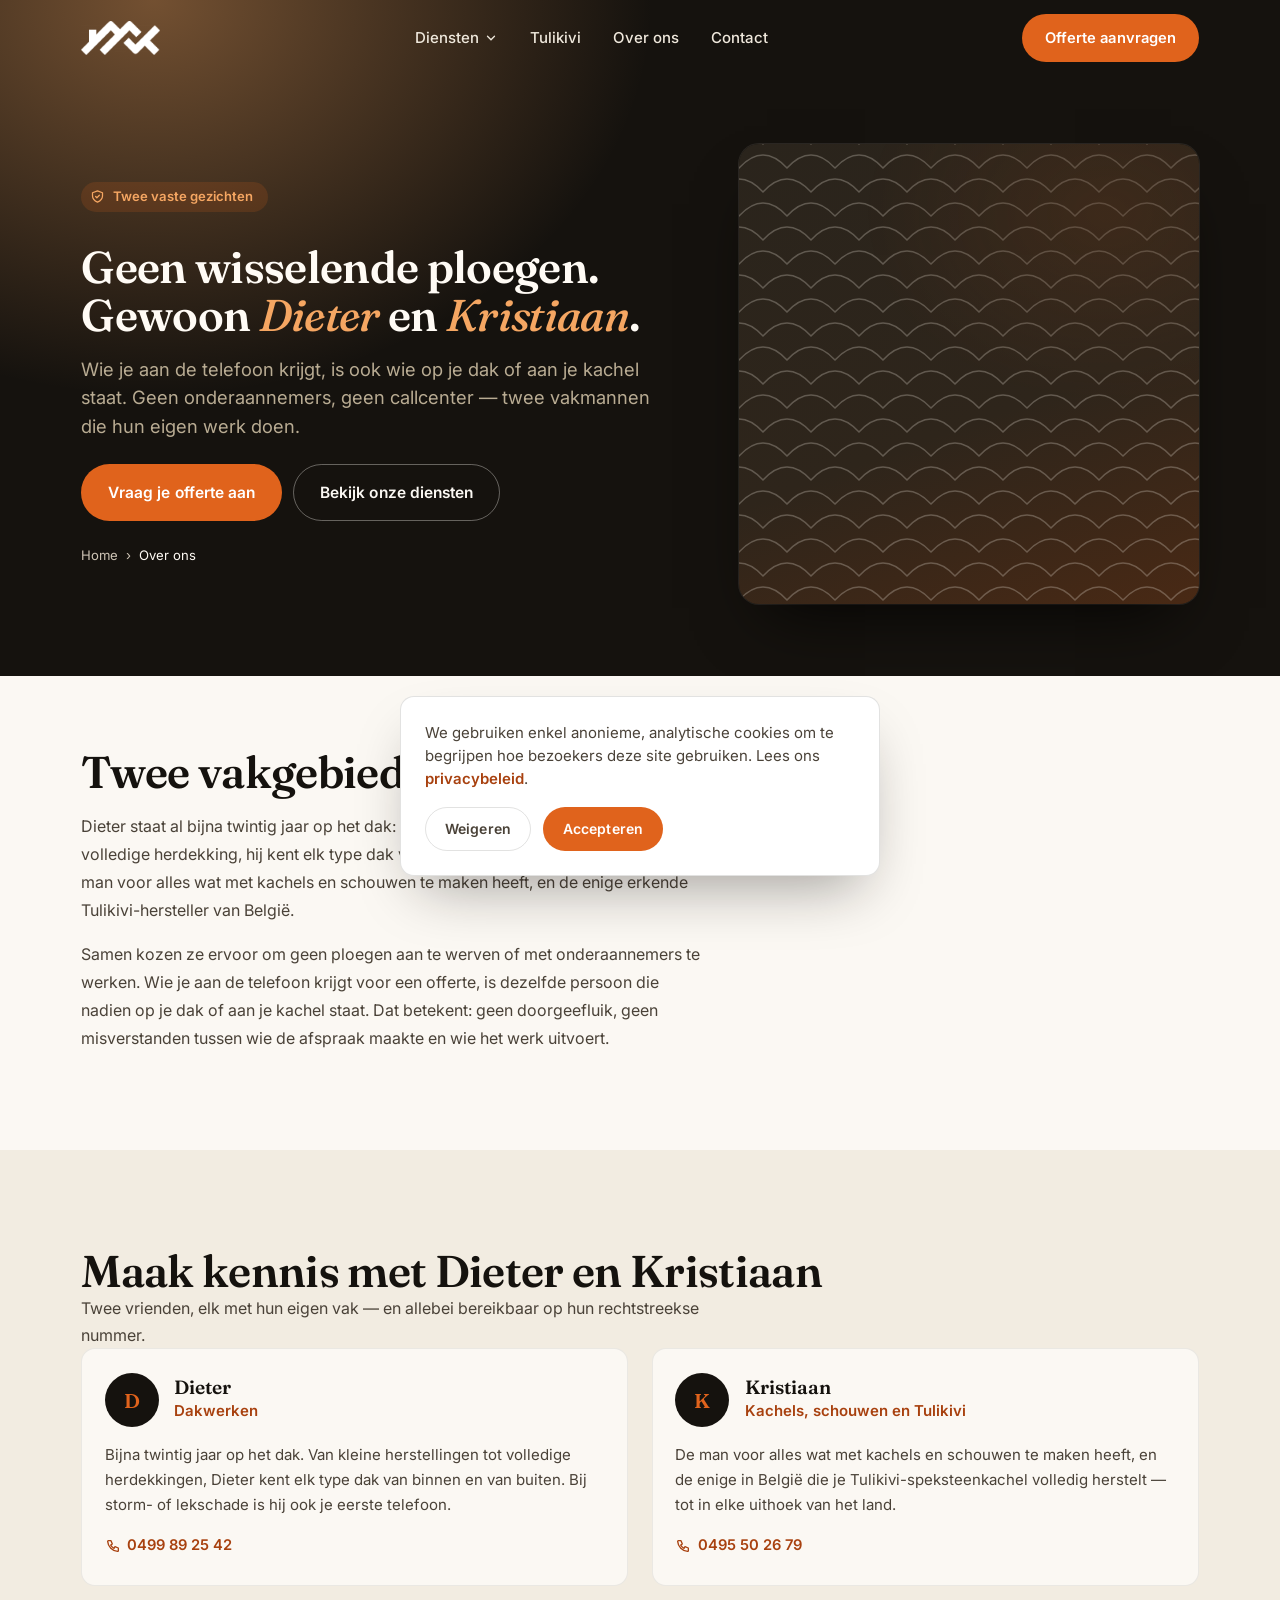
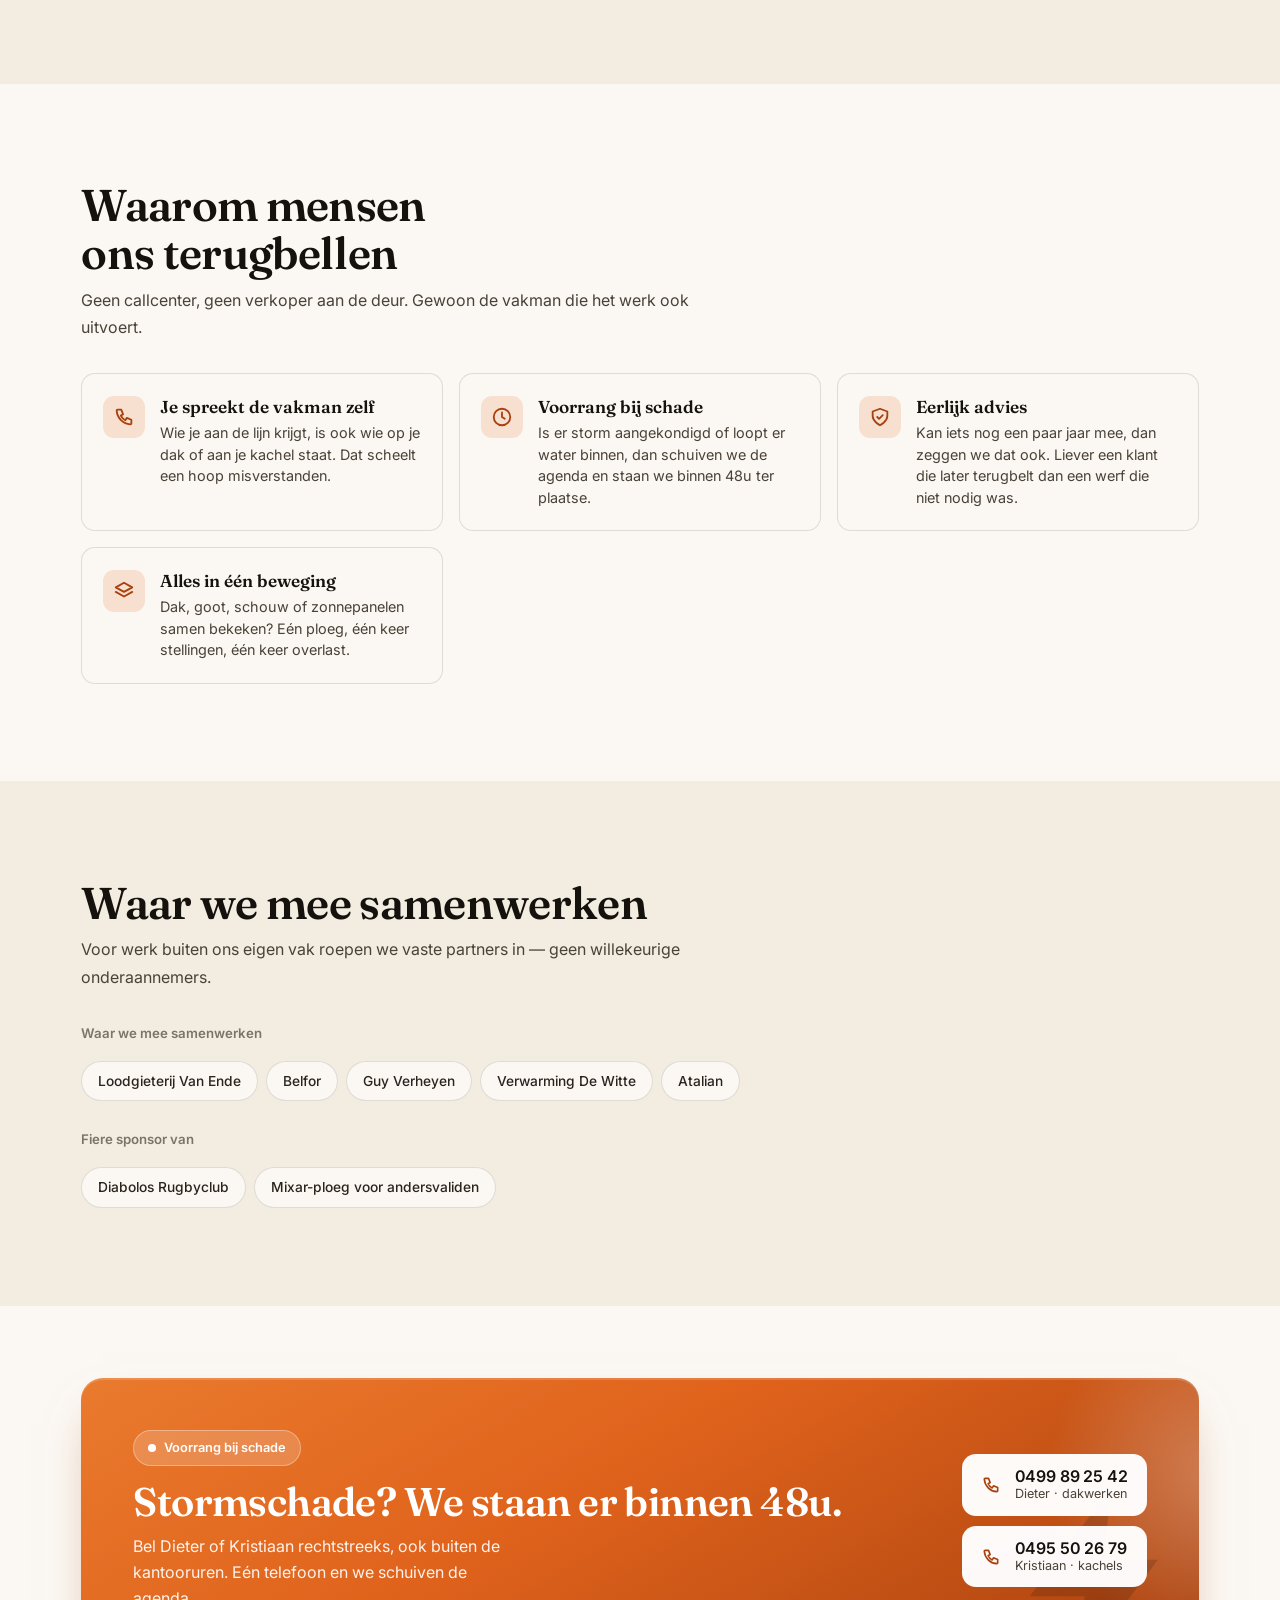
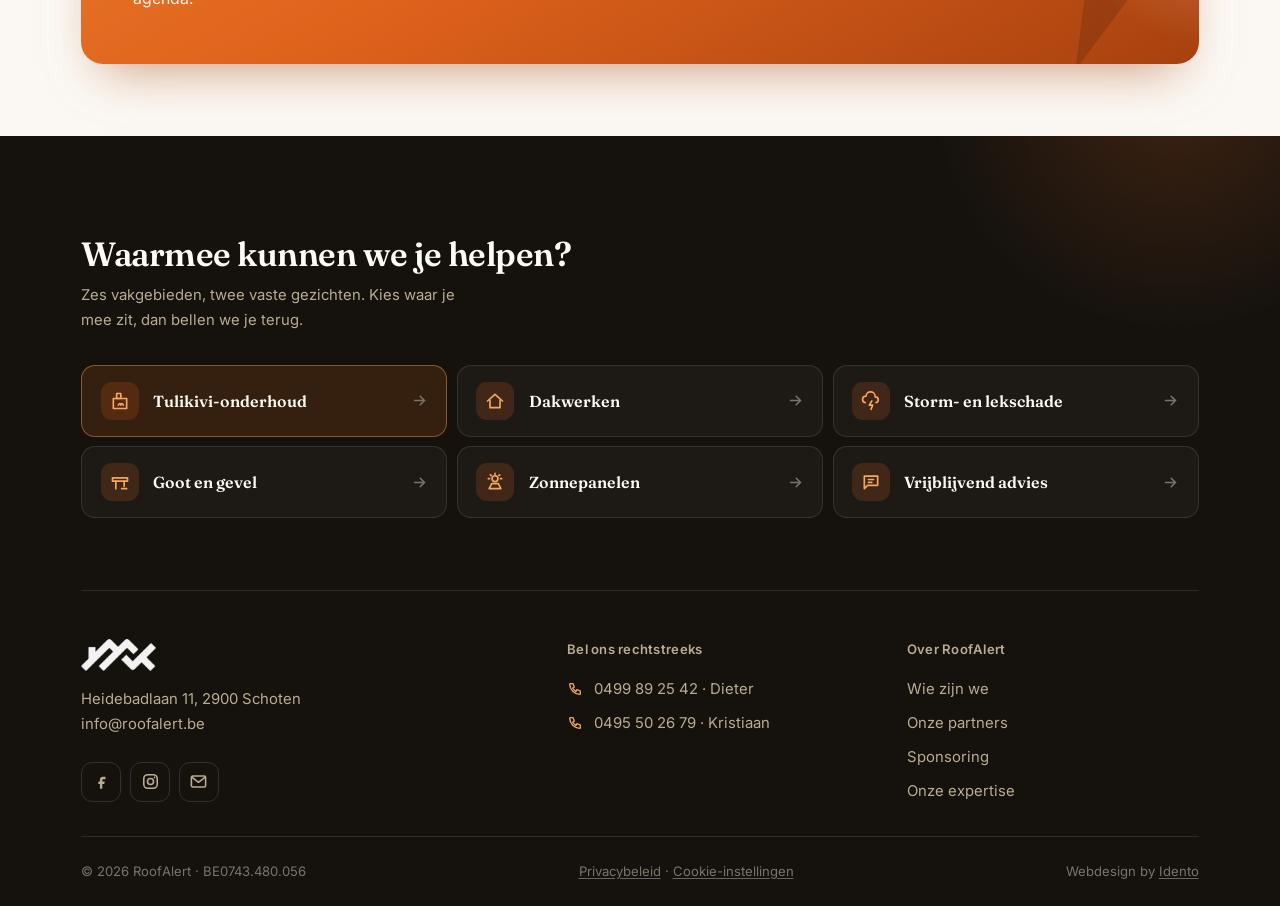
<file: over-ons/index.html>
<!DOCTYPE html>
<html lang="nl">
<head>
  <meta charset="utf-8">
  <meta name="viewport" content="width=device-width, initial-scale=1">
  <title>Over ons — Dieter en Kristiaan | RoofAlert</title>
  <meta name="description" content="Twee vakmannen, geen wisselende ploegen. Maak kennis met Dieter en Kristiaan van RoofAlert, en met de partners en clubs waar we mee samenwerken.">
  <meta name="robots" content="index, follow">
  <link rel="canonical" href="https://roofalert.be/over-ons/">
  <meta name="theme-color" content="#15120e">

  <meta property="og:type" content="website">
  <meta property="og:site_name" content="RoofAlert">
  <meta property="og:locale" content="nl_BE">
  <meta property="og:title" content="Over ons — Dieter en Kristiaan | RoofAlert">
  <meta property="og:description" content="Twee vakmannen, geen wisselende ploegen. Maak kennis met Dieter en Kristiaan van RoofAlert, en met de partners en clubs waar we mee samenwerken.">
  <meta property="og:url" content="https://roofalert.be/over-ons/">
  <meta property="og:image" content="https://roofalert.be/assets/img/logo.png">

  <link rel="icon" href="../favicon.ico" sizes="any">
  <link rel="icon" href="../assets/img/favicon.svg" type="image/svg+xml">
  <link rel="apple-touch-icon" href="../assets/img/apple-touch-icon.png">
  <link rel="manifest" href="../site.webmanifest">

  <link rel="preconnect" href="https://fonts.googleapis.com">
  <link rel="preconnect" href="https://fonts.gstatic.com" crossorigin>
  <link rel="preload" as="style" href="https://fonts.googleapis.com/css2?family=Fraunces:opsz,wght@9..144,500;9..144,600&family=Inter:wght@400;500;600&display=swap">
  <link href="https://fonts.googleapis.com/css2?family=Fraunces:opsz,wght@9..144,500;9..144,600&family=Inter:wght@400;500;600&display=swap" rel="stylesheet" media="print" onload="this.media='all'">
  <noscript><link href="https://fonts.googleapis.com/css2?family=Fraunces:opsz,wght@9..144,500;9..144,600&family=Inter:wght@400;500;600&display=swap" rel="stylesheet"></noscript>

  <!-- Volgorde is belangrijk: brand -> layout -> components -> pagina -->
  <link rel="stylesheet" href="../assets/css/brand.css">
  <link rel="stylesheet" href="../assets/css/layout.css">
  <link rel="stylesheet" href="../assets/css/components.css">
  <link rel="stylesheet" href="../assets/css/pages/over-ons.css">

  <script type="application/ld+json">
  {
    "@context": "https://schema.org",
    "@type": "BreadcrumbList",
    "itemListElement": [
      { "@type": "ListItem", "position": 1, "name": "Home", "item": "https://roofalert.be/" },
      { "@type": "ListItem", "position": 2, "name": "Over ons", "item": "https://roofalert.be/over-ons/" }
    ]
  }
  </script>
</head>
<body>

<a class="skip-link" href="#main-content">Ga naar inhoud</a>

<header class="hdr" id="hdr">
  <div class="wrap hdr__in">
    <a href="../" class="brand" aria-label="RoofAlert home">
      <img class="brand__logo" src="../assets/img/logo.png" alt="RoofAlert">
    </a>
    <nav class="nav" id="mainNav" aria-label="Hoofdmenu">
      <div class="nav__item" id="megaItem">
        <button class="nav__trigger" aria-expanded="false" aria-haspopup="true">
          Diensten
          <svg viewBox="0 0 24 24" fill="none" stroke="currentColor" stroke-width="2.2" stroke-linecap="round" aria-hidden="true"><path d="M6 9l6 6 6-6"/></svg>
        </button>
        <div class="mega">
          <div class="mega__in">
            <span class="mega__lbl"><span>Onze expertise</span><a class="mega__all" href="../diensten/">Alle diensten <svg viewBox="0 0 24 24" fill="none" stroke="currentColor" stroke-width="2.2" stroke-linecap="round" aria-hidden="true"><path d="M5 12h13M13 6l6 6-6 6"/></svg></a></span>

            <a class="mega__link" href="../diensten/dakwerken/">
              <span class="mega__ic"><svg viewBox="0 0 24 24" fill="none" stroke="currentColor" stroke-width="2" stroke-linecap="round" stroke-linejoin="round" aria-hidden="true"><path d="M3 12L12 4l9 8"/><path d="M6 11v9h12v-9"/></svg></span>
              <span><b class="mega__t">Dakwerken</b><span class="mega__d">Herstelling, vernieuwing en onderhoud van elk type dak</span></span>
            </a>

            <a class="mega__link" href="../diensten/kachels-en-schouwen/">
              <span class="mega__ic"><svg viewBox="0 0 24 24" fill="none" stroke="currentColor" stroke-width="2" stroke-linecap="round" stroke-linejoin="round" aria-hidden="true"><rect x="4" y="9" width="16" height="12"/><rect x="8" y="3" width="5" height="6"/><path d="M10 17q2-4 3 0 1-4 3 0"/></svg></span>
              <span><b class="mega__t">Kachels en schouwen</b><span class="mega__d">Reiniging, controle en herstelling van elk merk</span></span>
            </a>

            <a class="mega__link" href="../diensten/goot-en-gevel/">
              <span class="mega__ic"><svg viewBox="0 0 24 24" fill="none" stroke="currentColor" stroke-width="2" stroke-linecap="round" stroke-linejoin="round" aria-hidden="true"><path d="M3 7h18v4H3z"/><path d="M7 11v9M17 11v6"/><path d="M14 20h6"/></svg></span>
              <span><b class="mega__t">Goot en gevel</b><span class="mega__d">Gootsystemen en gevelbekleding, geplaatst en hersteld</span></span>
            </a>

            <div class="mega__feat">
              <svg class="seal" viewBox="0 0 256 256" fill="currentColor" aria-hidden="true"><path d="M225.86,102.82c-3.77-3.94-7.67-8-9.14-11.57-1.36-3.27-1.44-8.69-1.52-13.94-.15-9.76-.31-20.82-8-28.51s-18.75-7.85-28.51-8c-5.25-.08-10.67-.16-13.94-1.52-3.56-1.47-7.63-5.37-11.57-9.14C146.28,23.51,138.44,16,128,16s-18.27,7.51-25.18,14.14c-3.94,3.77-8,7.67-11.57,9.14C88,40.64,82.56,40.72,77.31,40.8c-9.76.15-20.82.31-28.51,8S41,67.55,40.8,77.31c-.08,5.25-.16,10.67-1.52,13.94-1.47,3.56-5.37,7.63-9.14,11.57C23.51,109.72,16,117.56,16,128s7.51,18.27,14.14,25.18c3.77,3.94,7.67,8,9.14,11.57,1.36,3.27,1.44,8.69,1.52,13.94.15,9.76.31,20.82,8,28.51s18.75,7.85,28.51,8c5.25.08,10.67.16,13.94,1.52,3.56,1.47,7.63,5.37,11.57,9.14C109.72,232.49,117.56,240,128,240s18.27-7.51,25.18-14.14c3.94-3.77,8-7.67,11.57-9.14,3.27-1.36,8.69-1.44,13.94-1.52,9.76-.15,20.82-.31,28.51-8s7.85-18.75,8-28.51c.08-5.25.16-10.67,1.52-13.94,1.47-3.56,5.37-7.63,9.14-11.57C232.49,146.28,240,138.44,240,128S232.49,109.73,225.86,102.82Zm-11.55,39.29c-4.79,5-9.75,10.17-12.38,16.52-2.52,6.1-2.63,13.07-2.73,19.82-.1,7-.21,14.33-3.32,17.43s-10.39,3.22-17.43,3.32c-6.75.1-13.72.21-19.82,2.73-6.35,2.63-11.52,7.59-16.52,12.38S132,224,128,224s-9.15-4.92-14.11-9.69-10.17-9.75-16.52-12.38c-6.1-2.52-13.07-2.63-19.82-2.73-7-.1-14.33-.21-17.43-3.32s-3.22-10.39-3.32-17.43c-.1-6.75-.21-13.72-2.73-19.82-2.63-6.35-7.59-11.52-12.38-16.52S32,132,32,128s4.92-9.15,9.69-14.11,9.75-10.17,12.38-16.52c2.52-6.1,2.63-13.07,2.73-19.82.1-7,.21-14.33,3.32-17.43S70.51,56.9,77.55,56.8c6.75-.1,13.72-.21,19.82-2.73,6.35-2.63,11.52-7.59,16.52-12.38S124,32,128,32s9.15,4.92,14.11,9.69,10.17,9.75,16.52,12.38c6.1,2.52,13.07,2.63,19.82,2.73,7,.1,14.33.21,17.43,3.32s3.22,10.39,3.32,17.43c.1,6.75.21,13.72,2.73,19.82,2.63,6.35,7.59,11.52,12.38,16.52S224,124,224,128,219.08,137.15,214.31,142.11ZM173.66,98.34a8,8,0,0,1,0,11.32l-56,56a8,8,0,0,1-11.32,0l-24-24a8,8,0,0,1,11.32-11.32L112,148.69l50.34-50.35A8,8,0,0,1,173.66,98.34Z"/></svg>
              <strong>Tulikivi-onderhoud</strong>
              <p>De enige erkende hersteller van speksteenkachels in België. We komen tot in elke uithoek van het land.</p>
              <a href="../diensten/tulikivi-onderhoud/">Ontdek wat we doen <svg viewBox="0 0 24 24" fill="none" stroke="currentColor" stroke-width="2.2" stroke-linecap="round" aria-hidden="true"><path d="M5 12h13M13 6l6 6-6 6"/></svg></a>
            </div>

            <a class="mega__link" href="../diensten/storm-en-lekschade/">
              <span class="mega__ic"><svg viewBox="0 0 24 24" fill="none" stroke="currentColor" stroke-width="2" stroke-linecap="round" stroke-linejoin="round" aria-hidden="true"><path d="M5 14a4 4 0 011-7.9A5.5 5.5 0 0117 7a3.5 3.5 0 011 6.9"/><path d="M13 12l-3 5h4l-2 5"/></svg></span>
              <span><b class="mega__t">Storm- en lekschade</b><span class="mega__d">Absolute voorrang, binnen 48u ter plaatse</span></span>
            </a>

            <a class="mega__link" href="../diensten/zonnepanelen/">
              <span class="mega__ic"><svg viewBox="0 0 24 24" fill="none" stroke="currentColor" stroke-width="2" stroke-linecap="round" stroke-linejoin="round" aria-hidden="true"><circle cx="12" cy="8" r="3.5"/><path d="M12 1.5v1.5M20 8h-1.5M5.5 8H4M17.6 3.4l-1 1M6.4 3.4l1 1"/><path d="M5 20l3-6h8l3 6z"/></svg></span>
              <span><b class="mega__t">Zonnepanelen</b><span class="mega__d">Geplaatst samen met je dakwerken, in één beweging</span></span>
            </a>

            <a class="mega__link" href="../contact/">
              <span class="mega__ic"><svg viewBox="0 0 24 24" fill="none" stroke="currentColor" stroke-width="2" stroke-linecap="round" stroke-linejoin="round" aria-hidden="true"><path d="M4 5h16v11H8l-4 4z"/><path d="M9 9h6M9 12.5h4"/></svg></span>
              <span><b class="mega__t">Vrijblijvend advies</b><span class="mega__d">Niet zeker wat je nodig hebt? Bel of mail ons gerust</span></span>
            </a>
          </div>
        </div>
      </div>
      <a href="../diensten/tulikivi-onderhoud/">Tulikivi</a>
      <a href="./" aria-current="page">Over ons</a>
      <a href="../contact/">Contact</a>
    </nav>
    <a href="../offerte/" class="btn btn-primary hdr__cta">Offerte aanvragen</a>
    <button class="hdr__burger" id="burgerBtn" type="button" aria-expanded="false" aria-controls="mainNav" aria-label="Menu openen">
      <span></span><span></span><span></span>
    </button>
  </div>
</header>

<header class="page-header">
  <div class="wrap page-header__grid">
    <div>
      <span class="eyebrow"><svg viewBox="0 0 24 24" fill="none" stroke="currentColor" stroke-width="2" stroke-linecap="round" stroke-linejoin="round" aria-hidden="true"><path d="M12 21s-8-4-8-10V6l8-3 8 3v5c0 6-8 10-8 10z"/><path d="M9 12l2 2 4-4"/></svg> Twee vaste gezichten</span>
      <h1>Geen wisselende ploegen. Gewoon <em>Dieter</em> en <em>Kristiaan</em>.</h1>
      <p>Wie je aan de telefoon krijgt, is ook wie op je dak of aan je kachel staat. Geen onderaannemers, geen callcenter — twee vakmannen die hun eigen werk doen.</p>
      <div class="dienst-hero-acts">
        <a href="../offerte/" class="btn btn-primary">Vraag je offerte aan</a>
        <a href="../diensten/" class="btn btn-light">Bekijk onze diensten</a>
      </div>
      <nav class="breadcrumb" aria-label="Kruimelpad">
        <a href="../">Home</a>
        <span aria-hidden="true">›</span>
        <span aria-current="page">Over ons</span>
      </nav>
    </div>
    <div class="page-header__media">
      <img src="https://images.unsplash.com/photo-1763665814538-8ba04597286c?fm=jpg&amp;q=80&amp;w=1100&amp;auto=format&amp;fit=crop" alt="Dieter en Kristiaan aan het werk" loading="eager" onerror="this.remove()">
    </div>
  </div>
</header>

<main id="main-content">
  <section class="section section-first">
    <div class="wrap">
      <div class="verhaal reveal">
        <h2>Twee vakgebieden, één belofte</h2>
        <p>Dieter staat al bijna twintig jaar op het dak: van een enkele losse pan tot een volledige herdekking, hij kent elk type dak van binnen en van buiten. Kristiaan is de man voor alles wat met kachels en schouwen te maken heeft, en de enige erkende Tulikivi-hersteller van België.</p>
        <p>Samen kozen ze ervoor om geen ploegen aan te werven of met onderaannemers te werken. Wie je aan de telefoon krijgt voor een offerte, is dezelfde persoon die nadien op je dak of aan je kachel staat. Dat betekent: geen doorgeefluik, geen misverstanden tussen wie de afspraak maakte en wie het werk uitvoert.</p>
      </div>
    </div>
  </section>

  <section class="team section section-alt" id="team">
    <div class="wrap">
      <div class="team__head reveal">
        <h2>Maak kennis met Dieter en Kristiaan</h2>
        <p>Twee vrienden, elk met hun eigen vak — en allebei bereikbaar op hun rechtstreekse nummer.</p>
      </div>
      <div class="team-grid">
        <div class="card reveal">
          <div class="card__top">
            <div class="avatar" aria-hidden="true">D</div>
            <div>
              <div class="card__name">Dieter</div>
              <div class="card__role">Dakwerken</div>
            </div>
          </div>
          <p>Bijna twintig jaar op het dak. Van kleine herstellingen tot volledige herdekkingen, Dieter kent elk type dak van binnen en van buiten. Bij storm- of lekschade is hij ook je eerste telefoon.</p>
          <a href="tel:+32499892542" class="acc-link" style="margin-top:1rem;"><svg viewBox="0 0 24 24" fill="none" stroke="currentColor" stroke-width="2" stroke-linecap="round" stroke-linejoin="round" aria-hidden="true"><path d="M5 4h4l2 5-2.5 1.5a11 11 0 005 5L15 13l5 2v4a1 1 0 01-1.1 1A16 16 0 014 5.1 1 1 0 015 4z"/></svg> 0499 89 25 42</a>
        </div>
        <div class="card reveal">
          <div class="card__top">
            <div class="avatar" aria-hidden="true">K</div>
            <div>
              <div class="card__name">Kristiaan</div>
              <div class="card__role">Kachels, schouwen en Tulikivi</div>
            </div>
          </div>
          <p>De man voor alles wat met kachels en schouwen te maken heeft, en de enige in België die je Tulikivi-speksteenkachel volledig herstelt — tot in elke uithoek van het land.</p>
          <a href="tel:+32495502679" class="acc-link" style="margin-top:1rem;"><svg viewBox="0 0 24 24" fill="none" stroke="currentColor" stroke-width="2" stroke-linecap="round" stroke-linejoin="round" aria-hidden="true"><path d="M5 4h4l2 5-2.5 1.5a11 11 0 005 5L15 13l5 2v4a1 1 0 01-1.1 1A16 16 0 014 5.1 1 1 0 015 4z"/></svg> 0495 50 26 79</a>
        </div>
      </div>
    </div>
  </section>

  <section class="section">
    <div class="wrap">
      <div class="over-ons-head reveal">
        <h2>Waarom mensen ons terugbellen</h2>
        <p>Geen callcenter, geen verkoper aan de deur. Gewoon de vakman die het werk ook uitvoert.</p>
      </div>
      <div class="svc-grid why-grid">
        <div class="svc-card reveal">
          <span class="svc-card__ic"><svg viewBox="0 0 24 24" fill="none" stroke="currentColor" stroke-width="2" stroke-linecap="round" stroke-linejoin="round" aria-hidden="true"><path d="M5 4h4l2 5-2.5 1.5a11 11 0 005 5L15 13l5 2v4a1 1 0 01-1.1 1A16 16 0 014 5.1 1 1 0 015 4z"/></svg></span>
          <span class="svc-card__body">
            <span class="svc-card__t">Je spreekt de vakman zelf</span>
            <span class="svc-card__d">Wie je aan de lijn krijgt, is ook wie op je dak of aan je kachel staat. Dat scheelt een hoop misverstanden.</span>
          </span>
        </div>
        <div class="svc-card reveal">
          <span class="svc-card__ic"><svg viewBox="0 0 24 24" fill="none" stroke="currentColor" stroke-width="2" stroke-linecap="round" aria-hidden="true"><circle cx="12" cy="12" r="9"/><path d="M12 7v5l3 2"/></svg></span>
          <span class="svc-card__body">
            <span class="svc-card__t">Voorrang bij schade</span>
            <span class="svc-card__d">Is er storm aangekondigd of loopt er water binnen, dan schuiven we de agenda en staan we binnen 48u ter plaatse.</span>
          </span>
        </div>
        <div class="svc-card reveal">
          <span class="svc-card__ic"><svg viewBox="0 0 24 24" fill="none" stroke="currentColor" stroke-width="2" stroke-linecap="round" stroke-linejoin="round" aria-hidden="true"><path d="M12 21s-8-4-8-10V6l8-3 8 3v5c0 6-8 10-8 10z"/><path d="M9 12l2 2 4-4"/></svg></span>
          <span class="svc-card__body">
            <span class="svc-card__t">Eerlijk advies</span>
            <span class="svc-card__d">Kan iets nog een paar jaar mee, dan zeggen we dat ook. Liever een klant die later terugbelt dan een werf die niet nodig was.</span>
          </span>
        </div>
        <div class="svc-card reveal">
          <span class="svc-card__ic"><svg viewBox="0 0 24 24" fill="none" stroke="currentColor" stroke-width="2" stroke-linecap="round" stroke-linejoin="round" aria-hidden="true"><path d="M12 3l9 5-9 5-9-5 9-5z"/><path d="M3 13l9 5 9-5"/></svg></span>
          <span class="svc-card__body">
            <span class="svc-card__t">Alles in één beweging</span>
            <span class="svc-card__d">Dak, goot, schouw of zonnepanelen samen bekeken? Eén ploeg, één keer stellingen, één keer overlast.</span>
          </span>
        </div>
      </div>
    </div>
  </section>

  <section class="section section-alt" id="partners">
    <div class="wrap">
      <div class="over-ons-head reveal">
        <h2>Waar we mee samenwerken</h2>
        <p>Voor werk buiten ons eigen vak roepen we vaste partners in — geen willekeurige onderaannemers.</p>
      </div>
      <div class="partners reveal" style="margin-top:0; border-top:none; padding-top:0;">
        <div class="partners__lbl">Waar we mee samenwerken</div>
        <div class="chips">
          <span class="chip">Loodgieterij Van Ende</span>
          <span class="chip">Belfor</span>
          <span class="chip">Guy Verheyen</span>
          <span class="chip">Verwarming De Witte</span>
          <span class="chip">Atalian</span>
        </div>
        <div class="partners__lbl" style="margin-top:1.75rem;">Fiere sponsor van</div>
        <div class="chips">
          <span class="chip">Diabolos Rugbyclub</span>
          <span class="chip">Mixar-ploeg voor andersvaliden</span>
        </div>
      </div>
    </div>
  </section>

<section class="storm">
  <div class="wrap">
    <div class="storm-card reveal">
      <svg class="storm-bolt" viewBox="0 0 24 24" fill="currentColor" aria-hidden="true"><path d="M13 2L4 14h6l-1 8 9-12h-6l1-8z"/></svg>
      <div class="storm-in">
        <div>
          <span class="storm-pill"><span></span>Voorrang bij schade</span>
          <h2>Stormschade? We staan er binnen 48u.</h2>
          <p>Bel Dieter of Kristiaan rechtstreeks, ook buiten de kantooruren. Eén telefoon en we schuiven de agenda.</p>
        </div>
        <div class="storm-acts">
          <a href="tel:+32499892542" class="storm-btn">
            <svg viewBox="0 0 24 24" fill="none" stroke="currentColor" stroke-width="2" stroke-linecap="round" stroke-linejoin="round" aria-hidden="true"><path d="M5 4h4l2 5-2.5 1.5a11 11 0 005 5L15 13l5 2v4a1 1 0 01-1.1 1A16 16 0 014 5.1 1 1 0 015 4z"/></svg>
            <span><b>0499 89 25 42</b><small>Dieter · dakwerken</small></span>
          </a>
          <a href="tel:+32495502679" class="storm-btn">
            <svg viewBox="0 0 24 24" fill="none" stroke="currentColor" stroke-width="2" stroke-linecap="round" stroke-linejoin="round" aria-hidden="true"><path d="M5 4h4l2 5-2.5 1.5a11 11 0 005 5L15 13l5 2v4a1 1 0 01-1.1 1A16 16 0 014 5.1 1 1 0 015 4z"/></svg>
            <span><b>0495 50 26 79</b><small>Kristiaan · kachels</small></span>
          </a>
        </div>
      </div>
    </div>
  </div>
</section>
</main>

<footer class="ftr" id="contact">
  <div class="wrap">
    <div class="ftr__spot">
      <h3>Waarmee kunnen we je helpen?</h3>
      <p>Zes vakgebieden, twee vaste gezichten. Kies waar je mee zit, dan bellen we je terug.</p>
      <div class="ftr__tiles">

        <a class="ftr__tile ftr__tile--hl" href="../diensten/tulikivi-onderhoud/">
          <span class="ftr__tile-ic"><svg viewBox="0 0 24 24" fill="none" stroke="currentColor" stroke-width="2" stroke-linecap="round" stroke-linejoin="round" aria-hidden="true"><rect x="4" y="9" width="16" height="12"/><rect x="8" y="3" width="5" height="6"/><path d="M10 17q2-4 3 0 1-4 3 0"/></svg></span>
          <span class="ftr__tile-t">Tulikivi-onderhoud</span>
          <svg class="ftr__tile-ar" viewBox="0 0 24 24" fill="none" stroke="currentColor" stroke-width="2.2" stroke-linecap="round" aria-hidden="true"><path d="M5 12h13M13 6l6 6-6 6"/></svg>
        </a>

        <a class="ftr__tile" href="../diensten/dakwerken/">
          <span class="ftr__tile-ic"><svg viewBox="0 0 24 24" fill="none" stroke="currentColor" stroke-width="2" stroke-linecap="round" stroke-linejoin="round" aria-hidden="true"><path d="M3 12L12 4l9 8"/><path d="M6 11v9h12v-9"/></svg></span>
          <span class="ftr__tile-t">Dakwerken</span>
          <svg class="ftr__tile-ar" viewBox="0 0 24 24" fill="none" stroke="currentColor" stroke-width="2.2" stroke-linecap="round" aria-hidden="true"><path d="M5 12h13M13 6l6 6-6 6"/></svg>
        </a>

        <a class="ftr__tile" href="../diensten/storm-en-lekschade/">
          <span class="ftr__tile-ic"><svg viewBox="0 0 24 24" fill="none" stroke="currentColor" stroke-width="2" stroke-linecap="round" stroke-linejoin="round" aria-hidden="true"><path d="M5 14a4 4 0 011-7.9A5.5 5.5 0 0117 7a3.5 3.5 0 011 6.9"/><path d="M13 12l-3 5h4l-2 5"/></svg></span>
          <span class="ftr__tile-t">Storm- en lekschade</span>
          <svg class="ftr__tile-ar" viewBox="0 0 24 24" fill="none" stroke="currentColor" stroke-width="2.2" stroke-linecap="round" aria-hidden="true"><path d="M5 12h13M13 6l6 6-6 6"/></svg>
        </a>

        <a class="ftr__tile" href="../diensten/goot-en-gevel/">
          <span class="ftr__tile-ic"><svg viewBox="0 0 24 24" fill="none" stroke="currentColor" stroke-width="2" stroke-linecap="round" stroke-linejoin="round" aria-hidden="true"><path d="M3 7h18v4H3z"/><path d="M7 11v9M17 11v6"/><path d="M14 20h6"/></svg></span>
          <span class="ftr__tile-t">Goot en gevel</span>
          <svg class="ftr__tile-ar" viewBox="0 0 24 24" fill="none" stroke="currentColor" stroke-width="2.2" stroke-linecap="round" aria-hidden="true"><path d="M5 12h13M13 6l6 6-6 6"/></svg>
        </a>

        <a class="ftr__tile" href="../diensten/zonnepanelen/">
          <span class="ftr__tile-ic"><svg viewBox="0 0 24 24" fill="none" stroke="currentColor" stroke-width="2" stroke-linecap="round" stroke-linejoin="round" aria-hidden="true"><circle cx="12" cy="8" r="3.5"/><path d="M12 1.5v1.5M20 8h-1.5M5.5 8H4M17.6 3.4l-1 1M6.4 3.4l1 1"/><path d="M5 20l3-6h8l3 6z"/></svg></span>
          <span class="ftr__tile-t">Zonnepanelen</span>
          <svg class="ftr__tile-ar" viewBox="0 0 24 24" fill="none" stroke="currentColor" stroke-width="2.2" stroke-linecap="round" aria-hidden="true"><path d="M5 12h13M13 6l6 6-6 6"/></svg>
        </a>

        <a class="ftr__tile" href="mailto:info@roofalert.be">
          <span class="ftr__tile-ic"><svg viewBox="0 0 24 24" fill="none" stroke="currentColor" stroke-width="2" stroke-linecap="round" stroke-linejoin="round" aria-hidden="true"><path d="M4 5h16v11H8l-4 4z"/><path d="M9 9h6M9 12.5h4"/></svg></span>
          <span class="ftr__tile-t">Vrijblijvend advies</span>
          <svg class="ftr__tile-ar" viewBox="0 0 24 24" fill="none" stroke="currentColor" stroke-width="2.2" stroke-linecap="round" aria-hidden="true"><path d="M5 12h13M13 6l6 6-6 6"/></svg>
        </a>

      </div>
    </div>

    <div class="ftr__grid">
      <div>
        <div class="brand">
          <img class="brand__logo" src="../assets/img/logo.png" alt="RoofAlert">
        </div>
        <p class="ftr__addr">Heidebadlaan 11, 2900 Schoten<br><a href="mailto:info@roofalert.be">info@roofalert.be</a></p>
        <div class="ftr__social">
          <a href="https://www.facebook.com/RoofAlert" aria-label="Facebook" target="_blank" rel="noopener"><svg viewBox="0 0 24 24" fill="currentColor" aria-hidden="true"><path d="M14 9h3V6h-3a4 4 0 00-4 4v2H8v3h2v6h3v-6h2.5l.5-3h-3v-2a1 1 0 011-1z"/></svg></a>
          <a href="https://www.instagram.com/roofalert/" aria-label="Instagram" target="_blank" rel="noopener"><svg viewBox="0 0 24 24" fill="none" stroke="currentColor" stroke-width="2" aria-hidden="true"><rect x="3.5" y="3.5" width="17" height="17" rx="5"/><circle cx="12" cy="12" r="3.8"/><circle cx="17.2" cy="6.8" r="1.1" fill="currentColor" stroke="none"/></svg></a>
          <a href="mailto:info@roofalert.be" aria-label="E-mail"><svg viewBox="0 0 24 24" fill="none" stroke="currentColor" stroke-width="2" stroke-linecap="round" stroke-linejoin="round" aria-hidden="true"><rect x="3" y="5" width="18" height="14" rx="2"/><path d="M3.5 6.5L12 13l8.5-6.5"/></svg></a>
        </div>
      </div>
      <div>
        <h4>Bel ons rechtstreeks</h4>
        <ul>
          <li><a class="ftr__call" href="tel:+32499892542"><svg viewBox="0 0 24 24" fill="none" stroke="currentColor" stroke-width="2" stroke-linecap="round" stroke-linejoin="round" aria-hidden="true"><path d="M5 4h4l2 5-2.5 1.5a11 11 0 005 5L15 13l5 2v4a1 1 0 01-1.1 1A16 16 0 014 5.1 1 1 0 015 4z"/></svg>0499 89 25 42 · Dieter</a></li>
          <li><a class="ftr__call" href="tel:+32495502679"><svg viewBox="0 0 24 24" fill="none" stroke="currentColor" stroke-width="2" stroke-linecap="round" stroke-linejoin="round" aria-hidden="true"><path d="M5 4h4l2 5-2.5 1.5a11 11 0 005 5L15 13l5 2v4a1 1 0 01-1.1 1A16 16 0 014 5.1 1 1 0 015 4z"/></svg>0495 50 26 79 · Kristiaan</a></li>
        </ul>
      </div>
      <div>
        <h4>Over RoofAlert</h4>
        <ul>
          <li><a href="../over-ons/">Wie zijn we</a></li>
          <li><a href="../over-ons/">Onze partners</a></li>
          <li><a href="../over-ons/">Sponsoring</a></li>
          <li><a href="../diensten/">Onze expertise</a></li>
        </ul>
      </div>
    </div>

    <div class="ftr__bot">
      <span>© <span id="jaar">2026</span> RoofAlert · BE0743.480.056</span>
      <span><a href="../privacy/">Privacybeleid</a> · <a href="#" data-cookie-settings>Cookie-instellingen</a></span>
      <span>Webdesign by <a href="https://idento.be/" target="_blank" rel="noopener">Idento</a></span>
    </div>
  </div>
</footer>

<div class="bar">
  <a href="tel:+32499892542" class="btn btn-ghost">Bel ons</a>
  <a href="../offerte/" class="btn btn-primary">Offerte</a>
</div>

<script src="../assets/js/cookie-consent.js" data-privacy-url="../privacy/" defer></script>
<script src="../assets/js/analytics.js" defer></script>
<script src="../assets/js/site.js" defer></script>
</body>
</html>
</file>
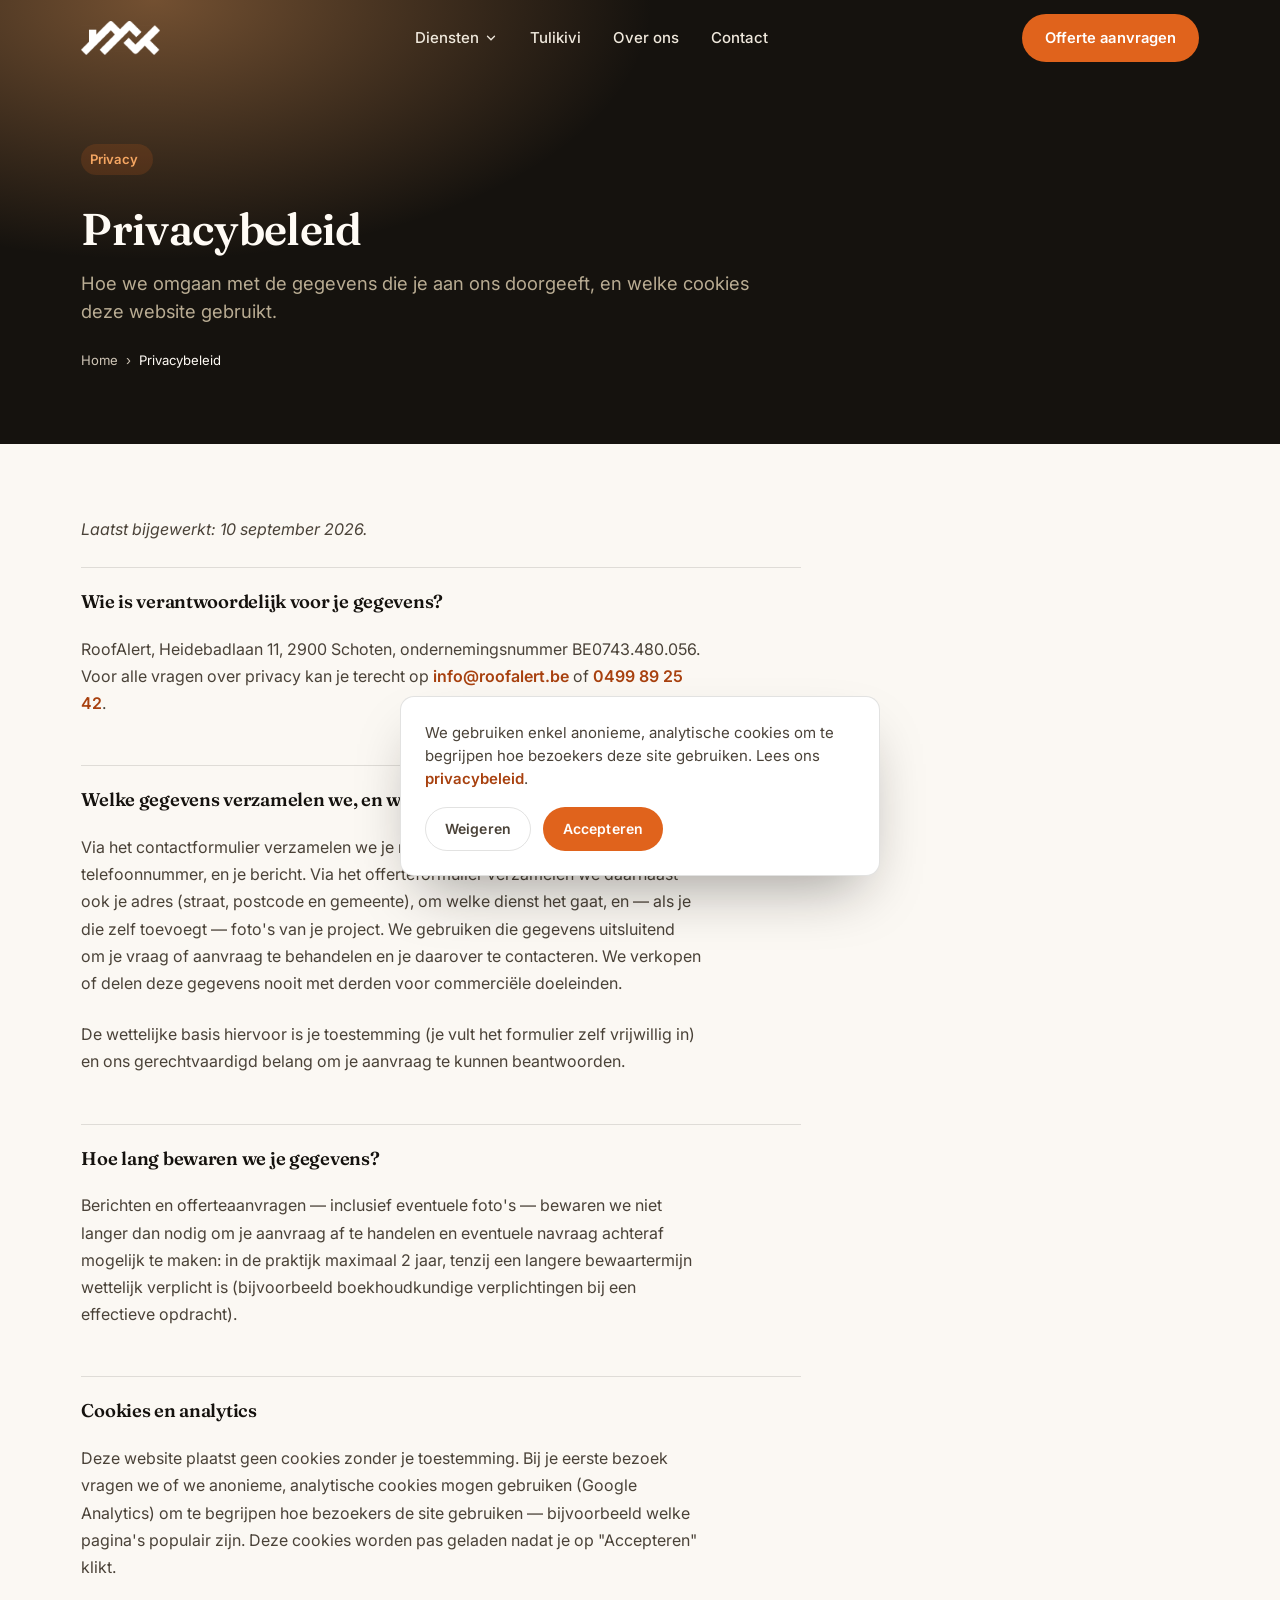
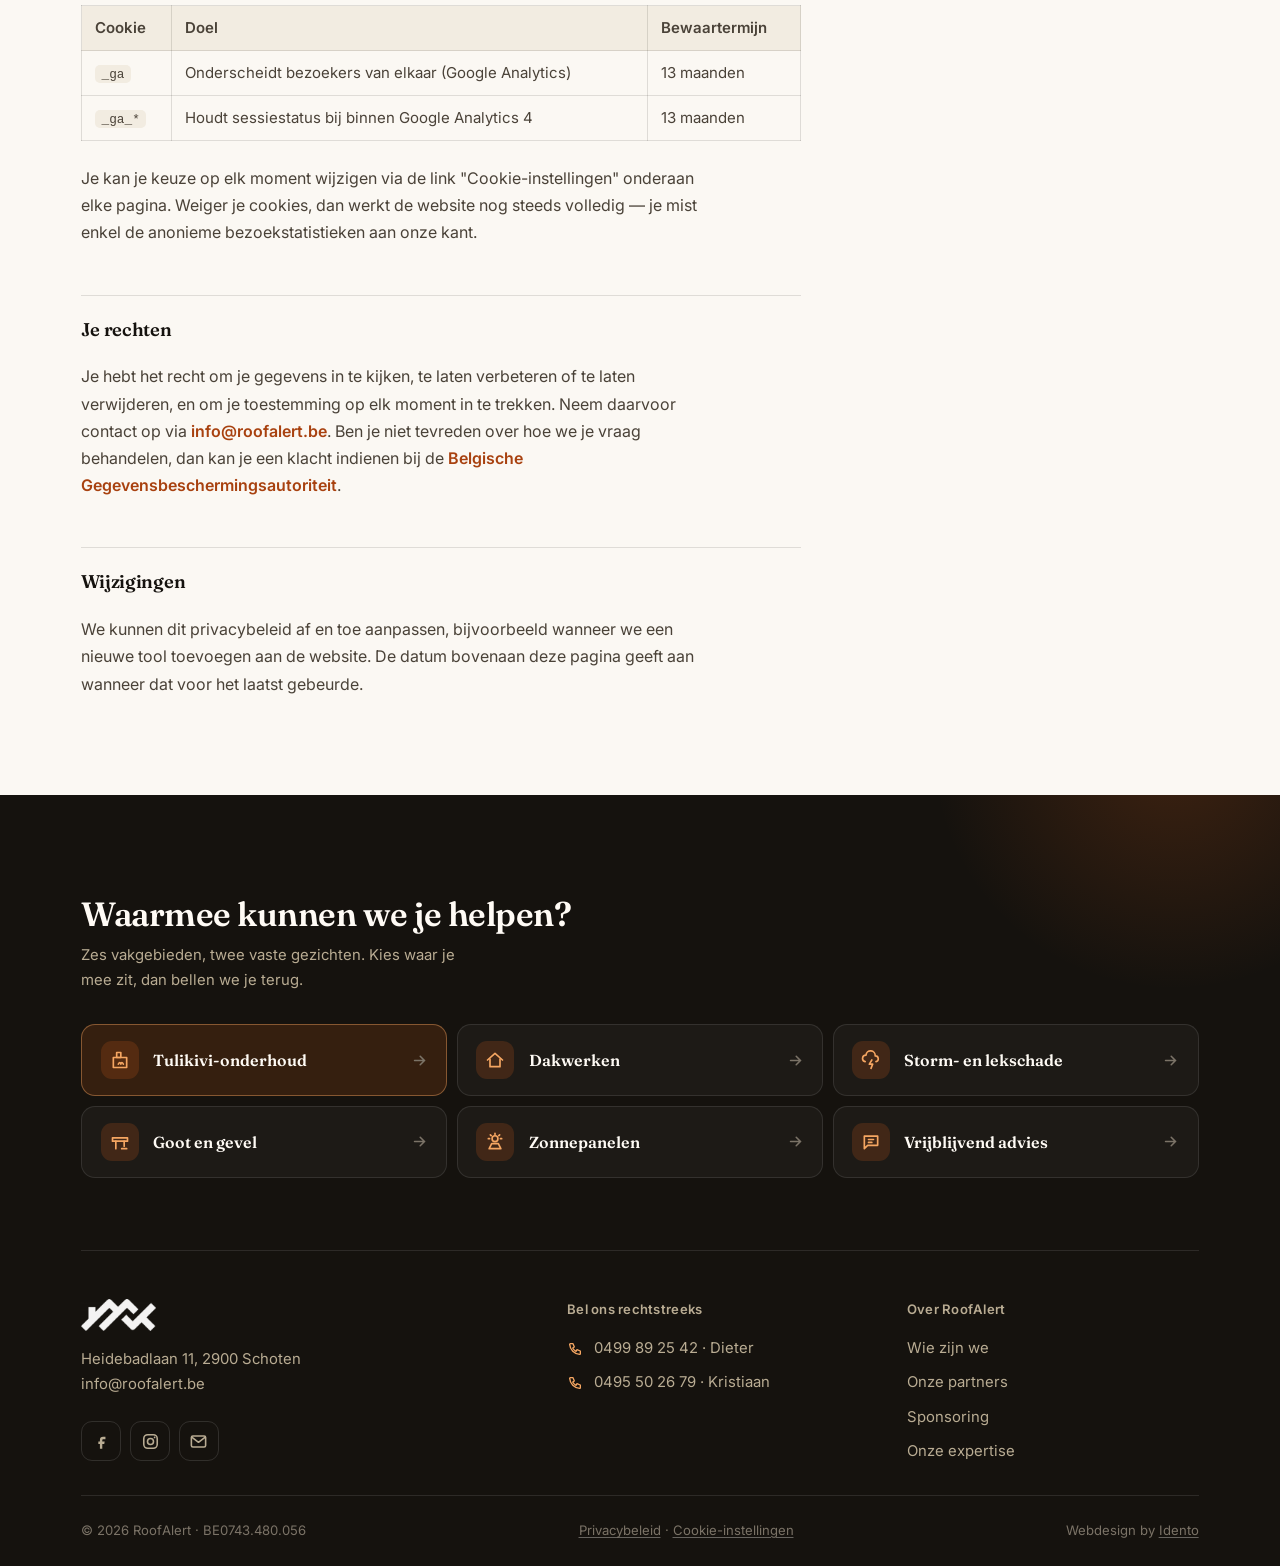
<file: privacy/index.html>
<!DOCTYPE html>
<html lang="nl">
<head>
  <meta charset="utf-8">
  <meta name="viewport" content="width=device-width, initial-scale=1">
  <title>Privacybeleid — RoofAlert</title>
  <meta name="description" content="Hoe RoofAlert omgaat met je gegevens: het contact- en offerteformulier, cookies en analytics.">
  <meta name="robots" content="index, follow">
  <link rel="canonical" href="https://roofalert.be/privacy/">
  <meta name="theme-color" content="#15120e">

  <meta property="og:type" content="website">
  <meta property="og:site_name" content="RoofAlert">
  <meta property="og:locale" content="nl_BE">
  <meta property="og:title" content="Privacybeleid — RoofAlert">
  <meta property="og:description" content="Hoe RoofAlert omgaat met je gegevens: het contact- en offerteformulier, cookies en analytics.">
  <meta property="og:url" content="https://roofalert.be/privacy/">
  <meta property="og:image" content="https://roofalert.be/assets/img/logo.png">

  <link rel="icon" href="../favicon.ico" sizes="any">
  <link rel="icon" href="../assets/img/favicon.svg" type="image/svg+xml">
  <link rel="apple-touch-icon" href="../assets/img/apple-touch-icon.png">
  <link rel="manifest" href="../site.webmanifest">

  <link rel="preconnect" href="https://fonts.googleapis.com">
  <link rel="preconnect" href="https://fonts.gstatic.com" crossorigin>
  <link rel="preload" as="style" href="https://fonts.googleapis.com/css2?family=Fraunces:opsz,wght@9..144,500;9..144,600&family=Inter:wght@400;500;600&display=swap">
  <link href="https://fonts.googleapis.com/css2?family=Fraunces:opsz,wght@9..144,500;9..144,600&family=Inter:wght@400;500;600&display=swap" rel="stylesheet" media="print" onload="this.media='all'">
  <noscript><link href="https://fonts.googleapis.com/css2?family=Fraunces:opsz,wght@9..144,500;9..144,600&family=Inter:wght@400;500;600&display=swap" rel="stylesheet"></noscript>

  <!-- Volgorde is belangrijk: brand -> layout -> components -> pagina -->
  <link rel="stylesheet" href="../assets/css/brand.css">
  <link rel="stylesheet" href="../assets/css/layout.css">
  <link rel="stylesheet" href="../assets/css/components.css">
  <link rel="stylesheet" href="../assets/css/pages/privacy.css">

</head>
<body>

<a class="skip-link" href="#main-content">Ga naar inhoud</a>

<header class="hdr" id="hdr">
  <div class="wrap hdr__in">
    <a href="../" class="brand" aria-label="RoofAlert home">
      <img class="brand__logo" src="../assets/img/logo.png" alt="RoofAlert">
    </a>
    <nav class="nav" id="mainNav" aria-label="Hoofdmenu">
      <div class="nav__item" id="megaItem">
        <button class="nav__trigger" aria-expanded="false" aria-haspopup="true">
          Diensten
          <svg viewBox="0 0 24 24" fill="none" stroke="currentColor" stroke-width="2.2" stroke-linecap="round" aria-hidden="true"><path d="M6 9l6 6 6-6"/></svg>
        </button>
        <div class="mega">
          <div class="mega__in">
            <span class="mega__lbl"><span>Onze expertise</span><a class="mega__all" href="../diensten/">Alle diensten <svg viewBox="0 0 24 24" fill="none" stroke="currentColor" stroke-width="2.2" stroke-linecap="round" aria-hidden="true"><path d="M5 12h13M13 6l6 6-6 6"/></svg></a></span>

            <a class="mega__link" href="../diensten/dakwerken/">
              <span class="mega__ic"><svg viewBox="0 0 24 24" fill="none" stroke="currentColor" stroke-width="2" stroke-linecap="round" stroke-linejoin="round" aria-hidden="true"><path d="M3 12L12 4l9 8"/><path d="M6 11v9h12v-9"/></svg></span>
              <span><b class="mega__t">Dakwerken</b><span class="mega__d">Herstelling, vernieuwing en onderhoud van elk type dak</span></span>
            </a>

            <a class="mega__link" href="../diensten/kachels-en-schouwen/">
              <span class="mega__ic"><svg viewBox="0 0 24 24" fill="none" stroke="currentColor" stroke-width="2" stroke-linecap="round" stroke-linejoin="round" aria-hidden="true"><rect x="4" y="9" width="16" height="12"/><rect x="8" y="3" width="5" height="6"/><path d="M10 17q2-4 3 0 1-4 3 0"/></svg></span>
              <span><b class="mega__t">Kachels en schouwen</b><span class="mega__d">Reiniging, controle en herstelling van elk merk</span></span>
            </a>

            <a class="mega__link" href="../diensten/goot-en-gevel/">
              <span class="mega__ic"><svg viewBox="0 0 24 24" fill="none" stroke="currentColor" stroke-width="2" stroke-linecap="round" stroke-linejoin="round" aria-hidden="true"><path d="M3 7h18v4H3z"/><path d="M7 11v9M17 11v6"/><path d="M14 20h6"/></svg></span>
              <span><b class="mega__t">Goot en gevel</b><span class="mega__d">Gootsystemen en gevelbekleding, geplaatst en hersteld</span></span>
            </a>

            <div class="mega__feat">
              <svg class="seal" viewBox="0 0 256 256" fill="currentColor" aria-hidden="true"><path d="M225.86,102.82c-3.77-3.94-7.67-8-9.14-11.57-1.36-3.27-1.44-8.69-1.52-13.94-.15-9.76-.31-20.82-8-28.51s-18.75-7.85-28.51-8c-5.25-.08-10.67-.16-13.94-1.52-3.56-1.47-7.63-5.37-11.57-9.14C146.28,23.51,138.44,16,128,16s-18.27,7.51-25.18,14.14c-3.94,3.77-8,7.67-11.57,9.14C88,40.64,82.56,40.72,77.31,40.8c-9.76.15-20.82.31-28.51,8S41,67.55,40.8,77.31c-.08,5.25-.16,10.67-1.52,13.94-1.47,3.56-5.37,7.63-9.14,11.57C23.51,109.72,16,117.56,16,128s7.51,18.27,14.14,25.18c3.77,3.94,7.67,8,9.14,11.57,1.36,3.27,1.44,8.69,1.52,13.94.15,9.76.31,20.82,8,28.51s18.75,7.85,28.51,8c5.25.08,10.67.16,13.94,1.52,3.56,1.47,7.63,5.37,11.57,9.14C109.72,232.49,117.56,240,128,240s18.27-7.51,25.18-14.14c3.94-3.77,8-7.67,11.57-9.14,3.27-1.36,8.69-1.44,13.94-1.52,9.76-.15,20.82-.31,28.51-8s7.85-18.75,8-28.51c.08-5.25.16-10.67,1.52-13.94,1.47-3.56,5.37-7.63,9.14-11.57C232.49,146.28,240,138.44,240,128S232.49,109.73,225.86,102.82Zm-11.55,39.29c-4.79,5-9.75,10.17-12.38,16.52-2.52,6.1-2.63,13.07-2.73,19.82-.1,7-.21,14.33-3.32,17.43s-10.39,3.22-17.43,3.32c-6.75.1-13.72.21-19.82,2.73-6.35,2.63-11.52,7.59-16.52,12.38S132,224,128,224s-9.15-4.92-14.11-9.69-10.17-9.75-16.52-12.38c-6.1-2.52-13.07-2.63-19.82-2.73-7-.1-14.33-.21-17.43-3.32s-3.22-10.39-3.32-17.43c-.1-6.75-.21-13.72-2.73-19.82-2.63-6.35-7.59-11.52-12.38-16.52S32,132,32,128s4.92-9.15,9.69-14.11,9.75-10.17,12.38-16.52c2.52-6.1,2.63-13.07,2.73-19.82.1-7,.21-14.33,3.32-17.43S70.51,56.9,77.55,56.8c6.75-.1,13.72-.21,19.82-2.73,6.35-2.63,11.52-7.59,16.52-12.38S124,32,128,32s9.15,4.92,14.11,9.69,10.17,9.75,16.52,12.38c6.1,2.52,13.07,2.63,19.82,2.73,7,.1,14.33.21,17.43,3.32s3.22,10.39,3.32,17.43c.1,6.75.21,13.72,2.73,19.82,2.63,6.35,7.59,11.52,12.38,16.52S224,124,224,128,219.08,137.15,214.31,142.11ZM173.66,98.34a8,8,0,0,1,0,11.32l-56,56a8,8,0,0,1-11.32,0l-24-24a8,8,0,0,1,11.32-11.32L112,148.69l50.34-50.35A8,8,0,0,1,173.66,98.34Z"/></svg>
              <strong>Tulikivi-onderhoud</strong>
              <p>De enige erkende hersteller van speksteenkachels in België. We komen tot in elke uithoek van het land.</p>
              <a href="../diensten/tulikivi-onderhoud/">Ontdek wat we doen <svg viewBox="0 0 24 24" fill="none" stroke="currentColor" stroke-width="2.2" stroke-linecap="round" aria-hidden="true"><path d="M5 12h13M13 6l6 6-6 6"/></svg></a>
            </div>

            <a class="mega__link" href="../diensten/storm-en-lekschade/">
              <span class="mega__ic"><svg viewBox="0 0 24 24" fill="none" stroke="currentColor" stroke-width="2" stroke-linecap="round" stroke-linejoin="round" aria-hidden="true"><path d="M5 14a4 4 0 011-7.9A5.5 5.5 0 0117 7a3.5 3.5 0 011 6.9"/><path d="M13 12l-3 5h4l-2 5"/></svg></span>
              <span><b class="mega__t">Storm- en lekschade</b><span class="mega__d">Absolute voorrang, binnen 48u ter plaatse</span></span>
            </a>

            <a class="mega__link" href="../diensten/zonnepanelen/">
              <span class="mega__ic"><svg viewBox="0 0 24 24" fill="none" stroke="currentColor" stroke-width="2" stroke-linecap="round" stroke-linejoin="round" aria-hidden="true"><circle cx="12" cy="8" r="3.5"/><path d="M12 1.5v1.5M20 8h-1.5M5.5 8H4M17.6 3.4l-1 1M6.4 3.4l1 1"/><path d="M5 20l3-6h8l3 6z"/></svg></span>
              <span><b class="mega__t">Zonnepanelen</b><span class="mega__d">Geplaatst samen met je dakwerken, in één beweging</span></span>
            </a>

            <a class="mega__link" href="../contact/">
              <span class="mega__ic"><svg viewBox="0 0 24 24" fill="none" stroke="currentColor" stroke-width="2" stroke-linecap="round" stroke-linejoin="round" aria-hidden="true"><path d="M4 5h16v11H8l-4 4z"/><path d="M9 9h6M9 12.5h4"/></svg></span>
              <span><b class="mega__t">Vrijblijvend advies</b><span class="mega__d">Niet zeker wat je nodig hebt? Bel of mail ons gerust</span></span>
            </a>
          </div>
        </div>
      </div>
      <a href="../diensten/tulikivi-onderhoud/">Tulikivi</a>
      <a href="../over-ons/">Over ons</a>
      <a href="../contact/">Contact</a>
    </nav>
    <a href="../offerte/" class="btn btn-primary hdr__cta">Offerte aanvragen</a>
    <button class="hdr__burger" id="burgerBtn" type="button" aria-expanded="false" aria-controls="mainNav" aria-label="Menu openen">
      <span></span><span></span><span></span>
    </button>
  </div>
</header>

<header class="page-header">
  <div class="wrap">
    <span class="eyebrow">Privacy</span>
    <h1>Privacybeleid</h1>
    <p>Hoe we omgaan met de gegevens die je aan ons doorgeeft, en welke cookies deze website gebruikt.</p>
    <nav class="breadcrumb" aria-label="Kruimelpad">
      <a href="../">Home</a>
      <span aria-hidden="true">›</span>
      <span aria-current="page">Privacybeleid</span>
    </nav>
  </div>
</header>

<main id="main-content">
  <section class="section section-first">
    <div class="wrap">
      <div class="prose reveal">
        <p><em>Laatst bijgewerkt: 10 september 2026.</em></p>

        <h2>Wie is verantwoordelijk voor je gegevens?</h2>
        <p>RoofAlert, Heidebadlaan 11, 2900 Schoten, ondernemingsnummer BE0743.480.056. Voor alle vragen over privacy kan je terecht op <a href="mailto:info@roofalert.be">info@roofalert.be</a> of <a href="tel:+32499892542">0499 89 25 42</a>.</p>

        <h2>Welke gegevens verzamelen we, en waarom?</h2>
        <p>Via het contactformulier verzamelen we je naam, e-mailadres, eventueel je telefoonnummer, en je bericht. Via het offerteformulier verzamelen we daarnaast ook je adres (straat, postcode en gemeente), om welke dienst het gaat, en — als je die zelf toevoegt — foto's van je project. We gebruiken die gegevens uitsluitend om je vraag of aanvraag te behandelen en je daarover te contacteren. We verkopen of delen deze gegevens nooit met derden voor commerciële doeleinden.</p>
        <p>De wettelijke basis hiervoor is je toestemming (je vult het formulier zelf vrijwillig in) en ons gerechtvaardigd belang om je aanvraag te kunnen beantwoorden.</p>

        <h2>Hoe lang bewaren we je gegevens?</h2>
        <p>Berichten en offerteaanvragen — inclusief eventuele foto's — bewaren we niet langer dan nodig om je aanvraag af te handelen en eventuele navraag achteraf mogelijk te maken: in de praktijk maximaal 2 jaar, tenzij een langere bewaartermijn wettelijk verplicht is (bijvoorbeeld boekhoudkundige verplichtingen bij een effectieve opdracht).</p>

        <h2>Cookies en analytics</h2>
        <p>Deze website plaatst geen cookies zonder je toestemming. Bij je eerste bezoek vragen we of we anonieme, analytische cookies mogen gebruiken (Google Analytics) om te begrijpen hoe bezoekers de site gebruiken — bijvoorbeeld welke pagina's populair zijn. Deze cookies worden pas geladen nadat je op "Accepteren" klikt.</p>
        <table class="cookie-table">
          <thead>
            <tr><th>Cookie</th><th>Doel</th><th>Bewaartermijn</th></tr>
          </thead>
          <tbody>
            <tr><td><code>_ga</code></td><td>Onderscheidt bezoekers van elkaar (Google Analytics)</td><td>13 maanden</td></tr>
            <tr><td><code>_ga_*</code></td><td>Houdt sessiestatus bij binnen Google Analytics 4</td><td>13 maanden</td></tr>
          </tbody>
        </table>
        <p>Je kan je keuze op elk moment wijzigen via de link "Cookie-instellingen" onderaan elke pagina. Weiger je cookies, dan werkt de website nog steeds volledig — je mist enkel de anonieme bezoekstatistieken aan onze kant.</p>

        <h2>Je rechten</h2>
        <p>Je hebt het recht om je gegevens in te kijken, te laten verbeteren of te laten verwijderen, en om je toestemming op elk moment in te trekken. Neem daarvoor contact op via <a href="mailto:info@roofalert.be">info@roofalert.be</a>. Ben je niet tevreden over hoe we je vraag behandelen, dan kan je een klacht indienen bij de <a href="https://www.gegevensbeschermingsautoriteit.be/" target="_blank" rel="noopener">Belgische Gegevensbeschermingsautoriteit</a>.</p>

        <h2>Wijzigingen</h2>
        <p>We kunnen dit privacybeleid af en toe aanpassen, bijvoorbeeld wanneer we een nieuwe tool toevoegen aan de website. De datum bovenaan deze pagina geeft aan wanneer dat voor het laatst gebeurde.</p>
      </div>
    </div>
  </section>
</main>

<footer class="ftr" id="contact">
  <div class="wrap">
    <div class="ftr__spot">
      <h3>Waarmee kunnen we je helpen?</h3>
      <p>Zes vakgebieden, twee vaste gezichten. Kies waar je mee zit, dan bellen we je terug.</p>
      <div class="ftr__tiles">

        <a class="ftr__tile ftr__tile--hl" href="../diensten/tulikivi-onderhoud/">
          <span class="ftr__tile-ic"><svg viewBox="0 0 24 24" fill="none" stroke="currentColor" stroke-width="2" stroke-linecap="round" stroke-linejoin="round" aria-hidden="true"><rect x="4" y="9" width="16" height="12"/><rect x="8" y="3" width="5" height="6"/><path d="M10 17q2-4 3 0 1-4 3 0"/></svg></span>
          <span class="ftr__tile-t">Tulikivi-onderhoud</span>
          <svg class="ftr__tile-ar" viewBox="0 0 24 24" fill="none" stroke="currentColor" stroke-width="2.2" stroke-linecap="round" aria-hidden="true"><path d="M5 12h13M13 6l6 6-6 6"/></svg>
        </a>

        <a class="ftr__tile" href="../diensten/dakwerken/">
          <span class="ftr__tile-ic"><svg viewBox="0 0 24 24" fill="none" stroke="currentColor" stroke-width="2" stroke-linecap="round" stroke-linejoin="round" aria-hidden="true"><path d="M3 12L12 4l9 8"/><path d="M6 11v9h12v-9"/></svg></span>
          <span class="ftr__tile-t">Dakwerken</span>
          <svg class="ftr__tile-ar" viewBox="0 0 24 24" fill="none" stroke="currentColor" stroke-width="2.2" stroke-linecap="round" aria-hidden="true"><path d="M5 12h13M13 6l6 6-6 6"/></svg>
        </a>

        <a class="ftr__tile" href="../diensten/storm-en-lekschade/">
          <span class="ftr__tile-ic"><svg viewBox="0 0 24 24" fill="none" stroke="currentColor" stroke-width="2" stroke-linecap="round" stroke-linejoin="round" aria-hidden="true"><path d="M5 14a4 4 0 011-7.9A5.5 5.5 0 0117 7a3.5 3.5 0 011 6.9"/><path d="M13 12l-3 5h4l-2 5"/></svg></span>
          <span class="ftr__tile-t">Storm- en lekschade</span>
          <svg class="ftr__tile-ar" viewBox="0 0 24 24" fill="none" stroke="currentColor" stroke-width="2.2" stroke-linecap="round" aria-hidden="true"><path d="M5 12h13M13 6l6 6-6 6"/></svg>
        </a>

        <a class="ftr__tile" href="../diensten/goot-en-gevel/">
          <span class="ftr__tile-ic"><svg viewBox="0 0 24 24" fill="none" stroke="currentColor" stroke-width="2" stroke-linecap="round" stroke-linejoin="round" aria-hidden="true"><path d="M3 7h18v4H3z"/><path d="M7 11v9M17 11v6"/><path d="M14 20h6"/></svg></span>
          <span class="ftr__tile-t">Goot en gevel</span>
          <svg class="ftr__tile-ar" viewBox="0 0 24 24" fill="none" stroke="currentColor" stroke-width="2.2" stroke-linecap="round" aria-hidden="true"><path d="M5 12h13M13 6l6 6-6 6"/></svg>
        </a>

        <a class="ftr__tile" href="../diensten/zonnepanelen/">
          <span class="ftr__tile-ic"><svg viewBox="0 0 24 24" fill="none" stroke="currentColor" stroke-width="2" stroke-linecap="round" stroke-linejoin="round" aria-hidden="true"><circle cx="12" cy="8" r="3.5"/><path d="M12 1.5v1.5M20 8h-1.5M5.5 8H4M17.6 3.4l-1 1M6.4 3.4l1 1"/><path d="M5 20l3-6h8l3 6z"/></svg></span>
          <span class="ftr__tile-t">Zonnepanelen</span>
          <svg class="ftr__tile-ar" viewBox="0 0 24 24" fill="none" stroke="currentColor" stroke-width="2.2" stroke-linecap="round" aria-hidden="true"><path d="M5 12h13M13 6l6 6-6 6"/></svg>
        </a>

        <a class="ftr__tile" href="mailto:info@roofalert.be">
          <span class="ftr__tile-ic"><svg viewBox="0 0 24 24" fill="none" stroke="currentColor" stroke-width="2" stroke-linecap="round" stroke-linejoin="round" aria-hidden="true"><path d="M4 5h16v11H8l-4 4z"/><path d="M9 9h6M9 12.5h4"/></svg></span>
          <span class="ftr__tile-t">Vrijblijvend advies</span>
          <svg class="ftr__tile-ar" viewBox="0 0 24 24" fill="none" stroke="currentColor" stroke-width="2.2" stroke-linecap="round" aria-hidden="true"><path d="M5 12h13M13 6l6 6-6 6"/></svg>
        </a>

      </div>
    </div>

    <div class="ftr__grid">
      <div>
        <div class="brand">
          <img class="brand__logo" src="../assets/img/logo.png" alt="RoofAlert">
        </div>
        <p class="ftr__addr">Heidebadlaan 11, 2900 Schoten<br><a href="mailto:info@roofalert.be">info@roofalert.be</a></p>
        <div class="ftr__social">
          <a href="https://www.facebook.com/RoofAlert" aria-label="Facebook" target="_blank" rel="noopener"><svg viewBox="0 0 24 24" fill="currentColor" aria-hidden="true"><path d="M14 9h3V6h-3a4 4 0 00-4 4v2H8v3h2v6h3v-6h2.5l.5-3h-3v-2a1 1 0 011-1z"/></svg></a>
          <a href="https://www.instagram.com/roofalert/" aria-label="Instagram" target="_blank" rel="noopener"><svg viewBox="0 0 24 24" fill="none" stroke="currentColor" stroke-width="2" aria-hidden="true"><rect x="3.5" y="3.5" width="17" height="17" rx="5"/><circle cx="12" cy="12" r="3.8"/><circle cx="17.2" cy="6.8" r="1.1" fill="currentColor" stroke="none"/></svg></a>
          <a href="mailto:info@roofalert.be" aria-label="E-mail"><svg viewBox="0 0 24 24" fill="none" stroke="currentColor" stroke-width="2" stroke-linecap="round" stroke-linejoin="round" aria-hidden="true"><rect x="3" y="5" width="18" height="14" rx="2"/><path d="M3.5 6.5L12 13l8.5-6.5"/></svg></a>
        </div>
      </div>
      <div>
        <h4>Bel ons rechtstreeks</h4>
        <ul>
          <li><a class="ftr__call" href="tel:+32499892542"><svg viewBox="0 0 24 24" fill="none" stroke="currentColor" stroke-width="2" stroke-linecap="round" stroke-linejoin="round" aria-hidden="true"><path d="M5 4h4l2 5-2.5 1.5a11 11 0 005 5L15 13l5 2v4a1 1 0 01-1.1 1A16 16 0 014 5.1 1 1 0 015 4z"/></svg>0499 89 25 42 · Dieter</a></li>
          <li><a class="ftr__call" href="tel:+32495502679"><svg viewBox="0 0 24 24" fill="none" stroke="currentColor" stroke-width="2" stroke-linecap="round" stroke-linejoin="round" aria-hidden="true"><path d="M5 4h4l2 5-2.5 1.5a11 11 0 005 5L15 13l5 2v4a1 1 0 01-1.1 1A16 16 0 014 5.1 1 1 0 015 4z"/></svg>0495 50 26 79 · Kristiaan</a></li>
        </ul>
      </div>
      <div>
        <h4>Over RoofAlert</h4>
        <ul>
          <li><a href="../over-ons/">Wie zijn we</a></li>
          <li><a href="../over-ons/#partners">Onze partners</a></li>
          <li><a href="../over-ons/#partners">Sponsoring</a></li>
          <li><a href="../diensten/">Onze expertise</a></li>
        </ul>
      </div>
    </div>

    <div class="ftr__bot">
      <span>© <span id="jaar">2026</span> RoofAlert · BE0743.480.056</span>
      <span><a href="./" aria-current="page">Privacybeleid</a> · <a href="#" data-cookie-settings>Cookie-instellingen</a></span>
      <span>Webdesign by <a href="https://idento.be/" target="_blank" rel="noopener">Idento</a></span>
    </div>
  </div>
</footer>

<div class="bar">
  <a href="tel:+32499892542" class="btn btn-ghost">Bel ons</a>
  <a href="../offerte/" class="btn btn-primary">Offerte</a>
</div>

<script src="../assets/js/cookie-consent.js" data-privacy-url="./" defer></script>
<script src="../assets/js/analytics.js" defer></script>
<script src="../assets/js/site.js" defer></script>
</body>
</html>
</file>
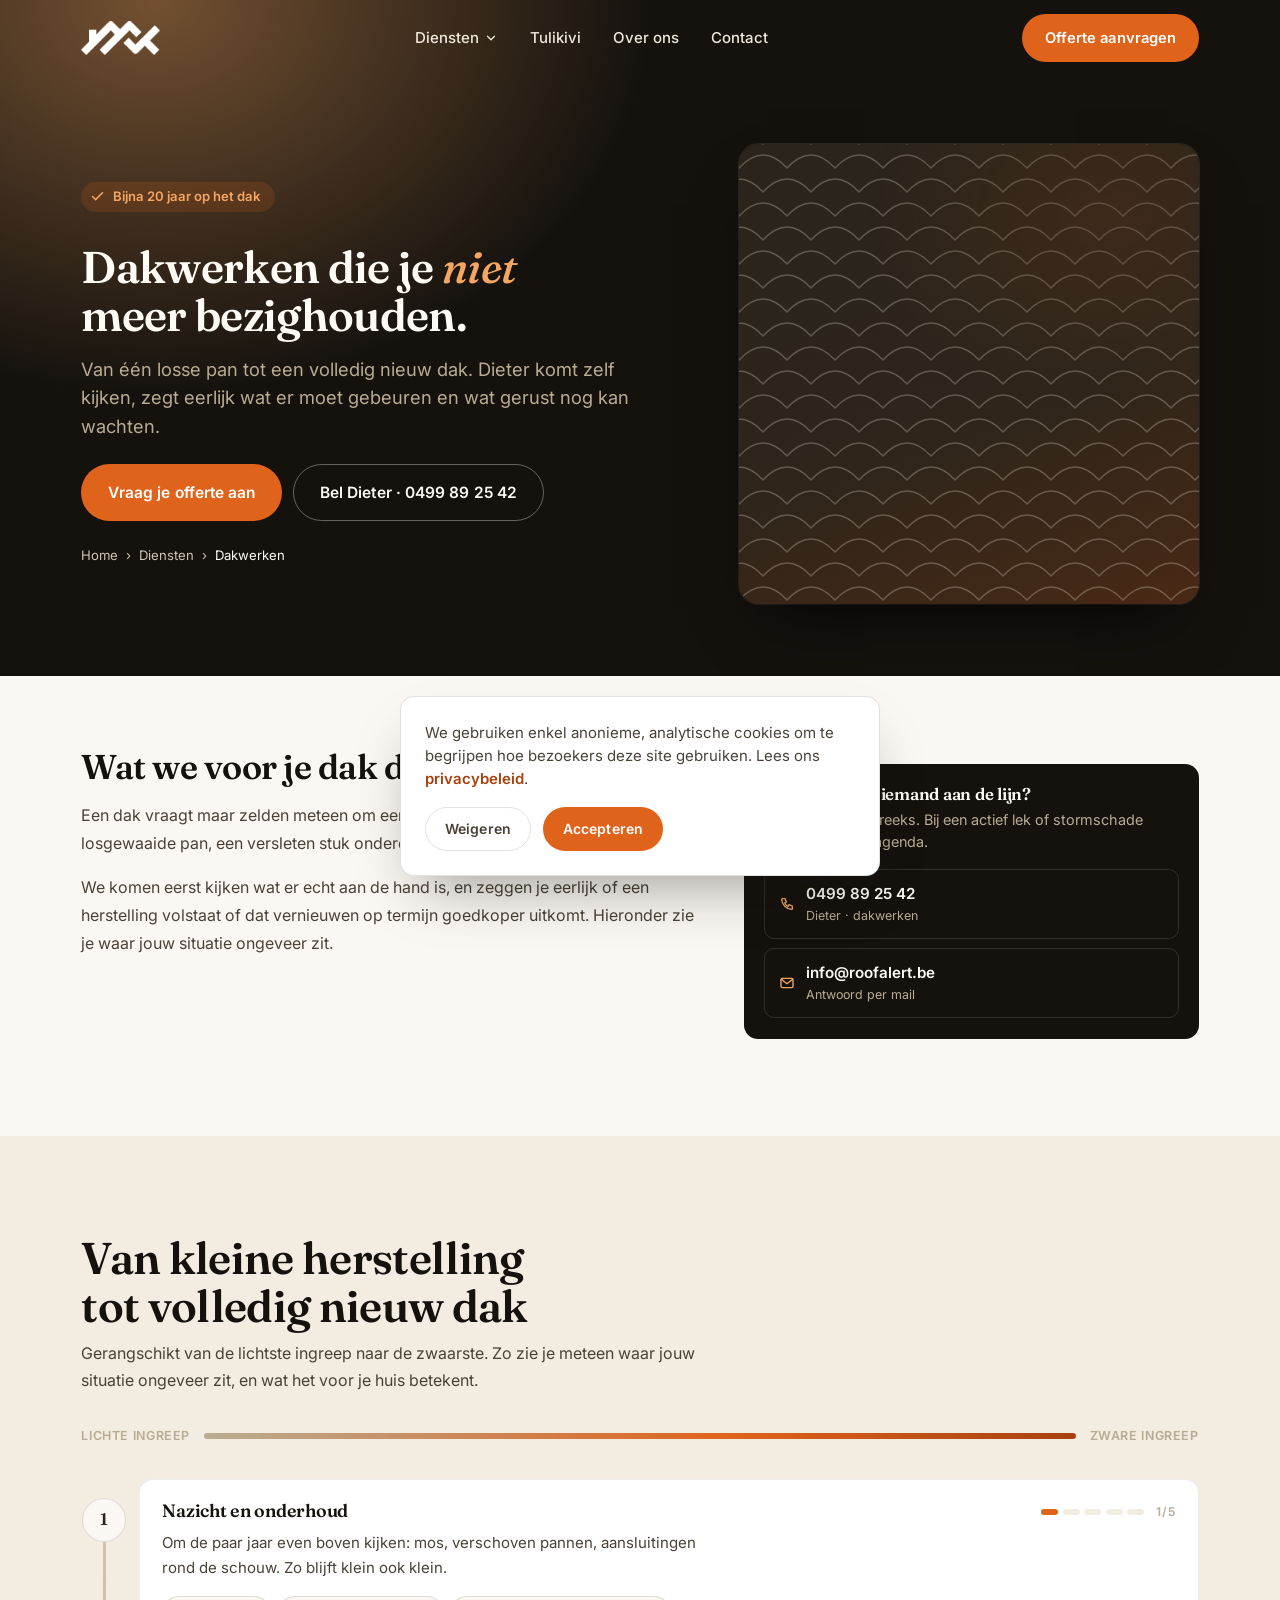
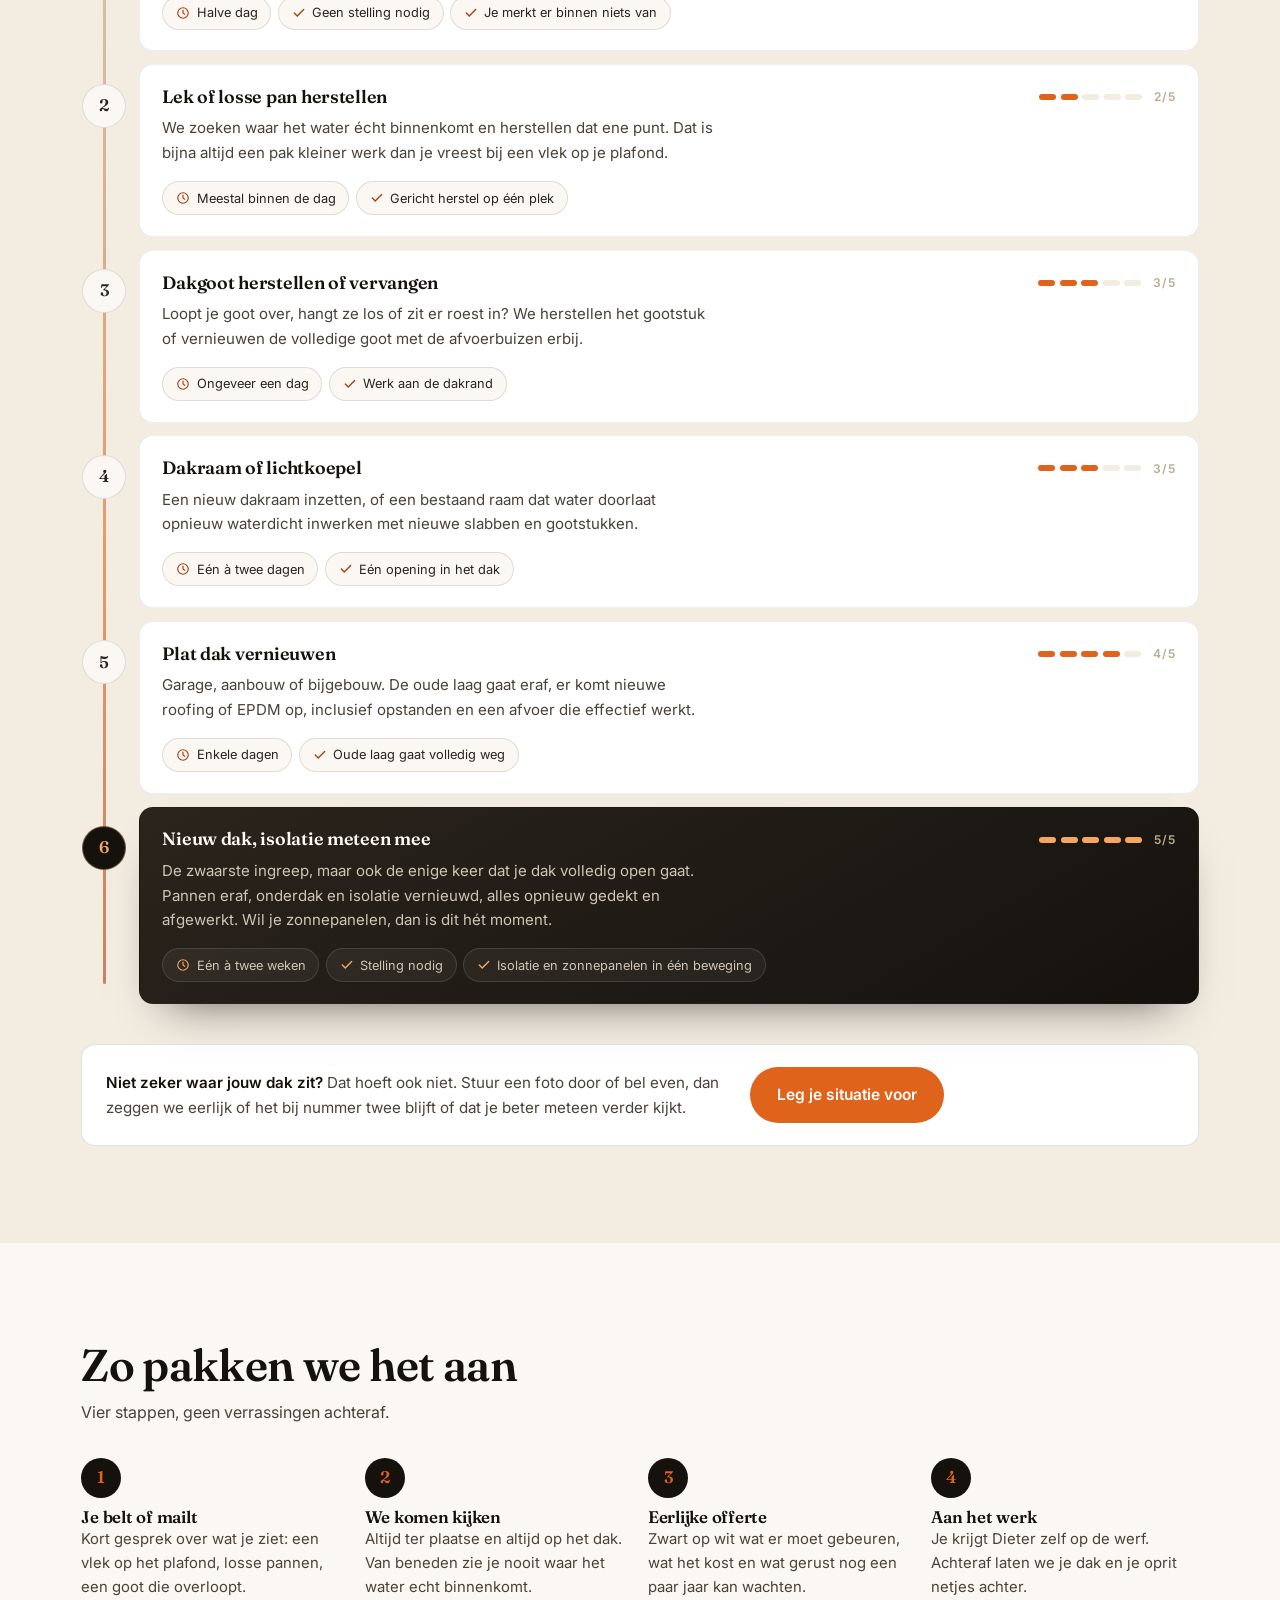
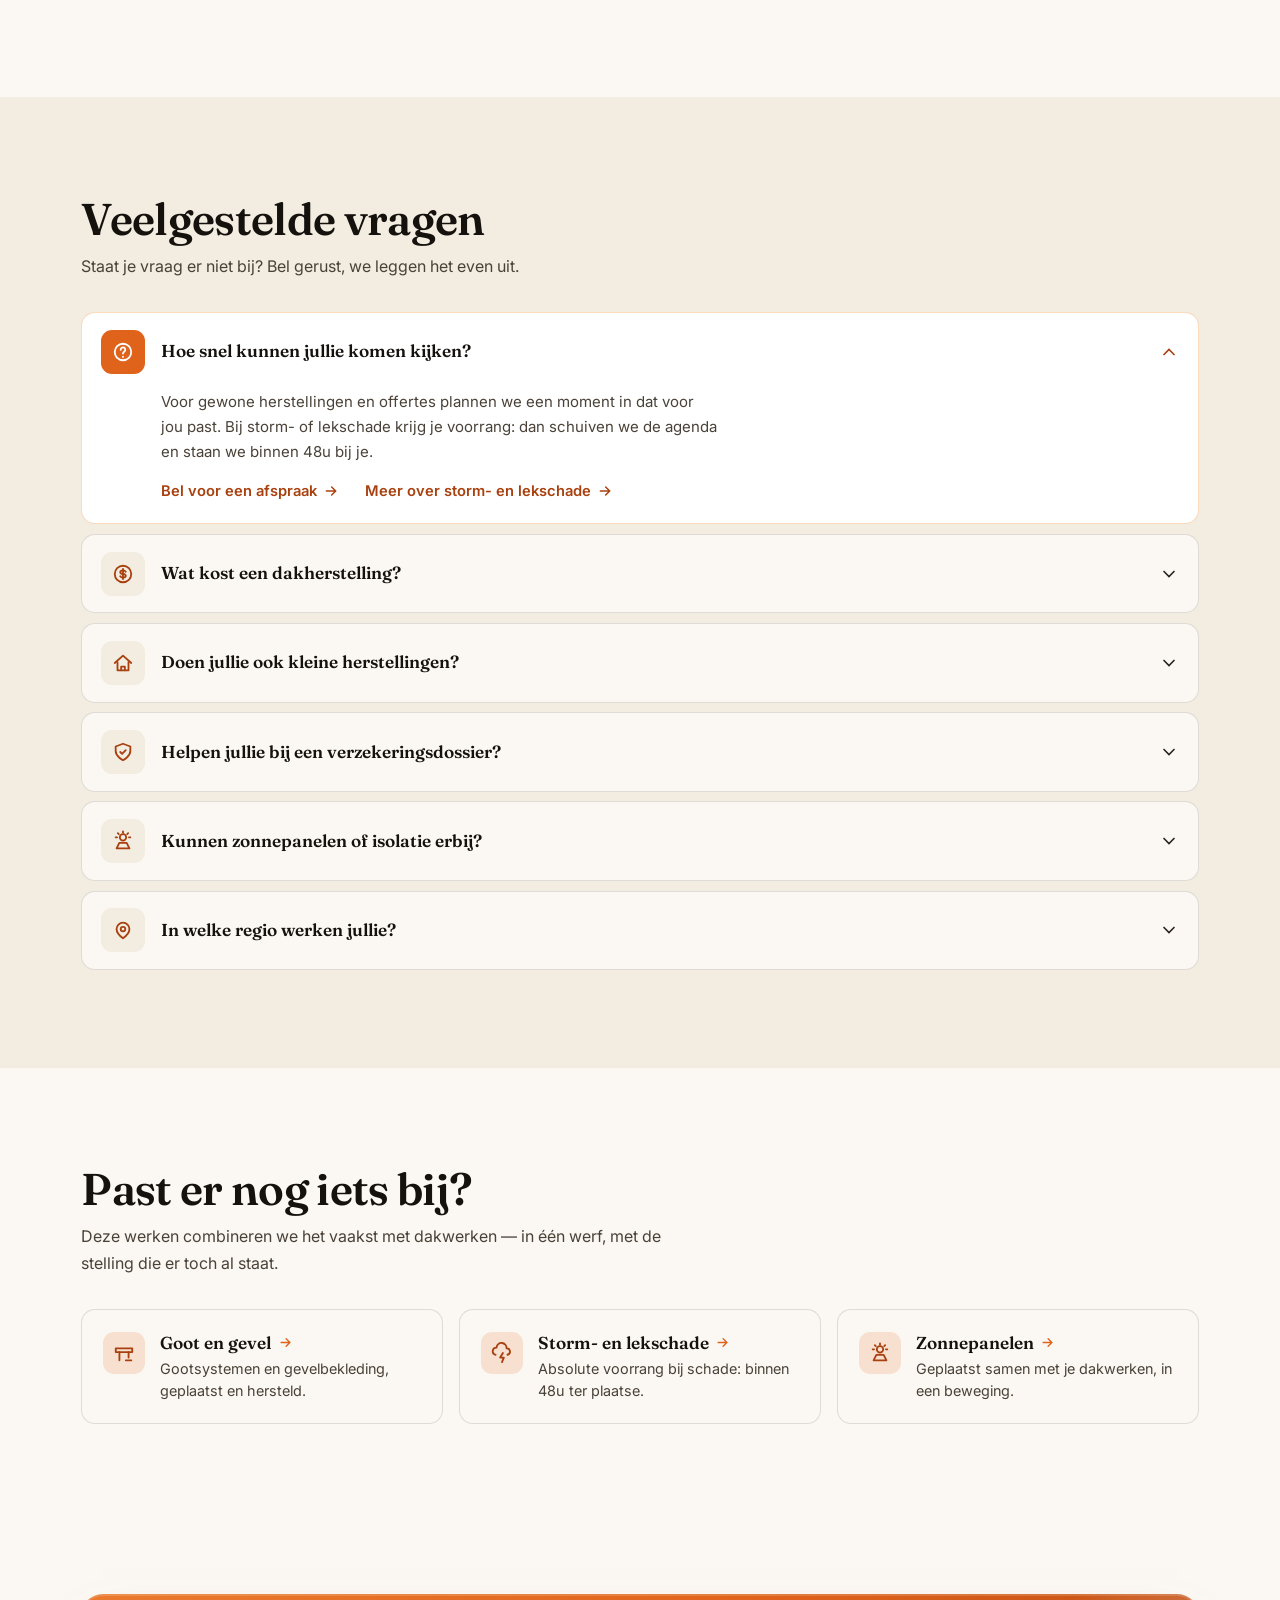
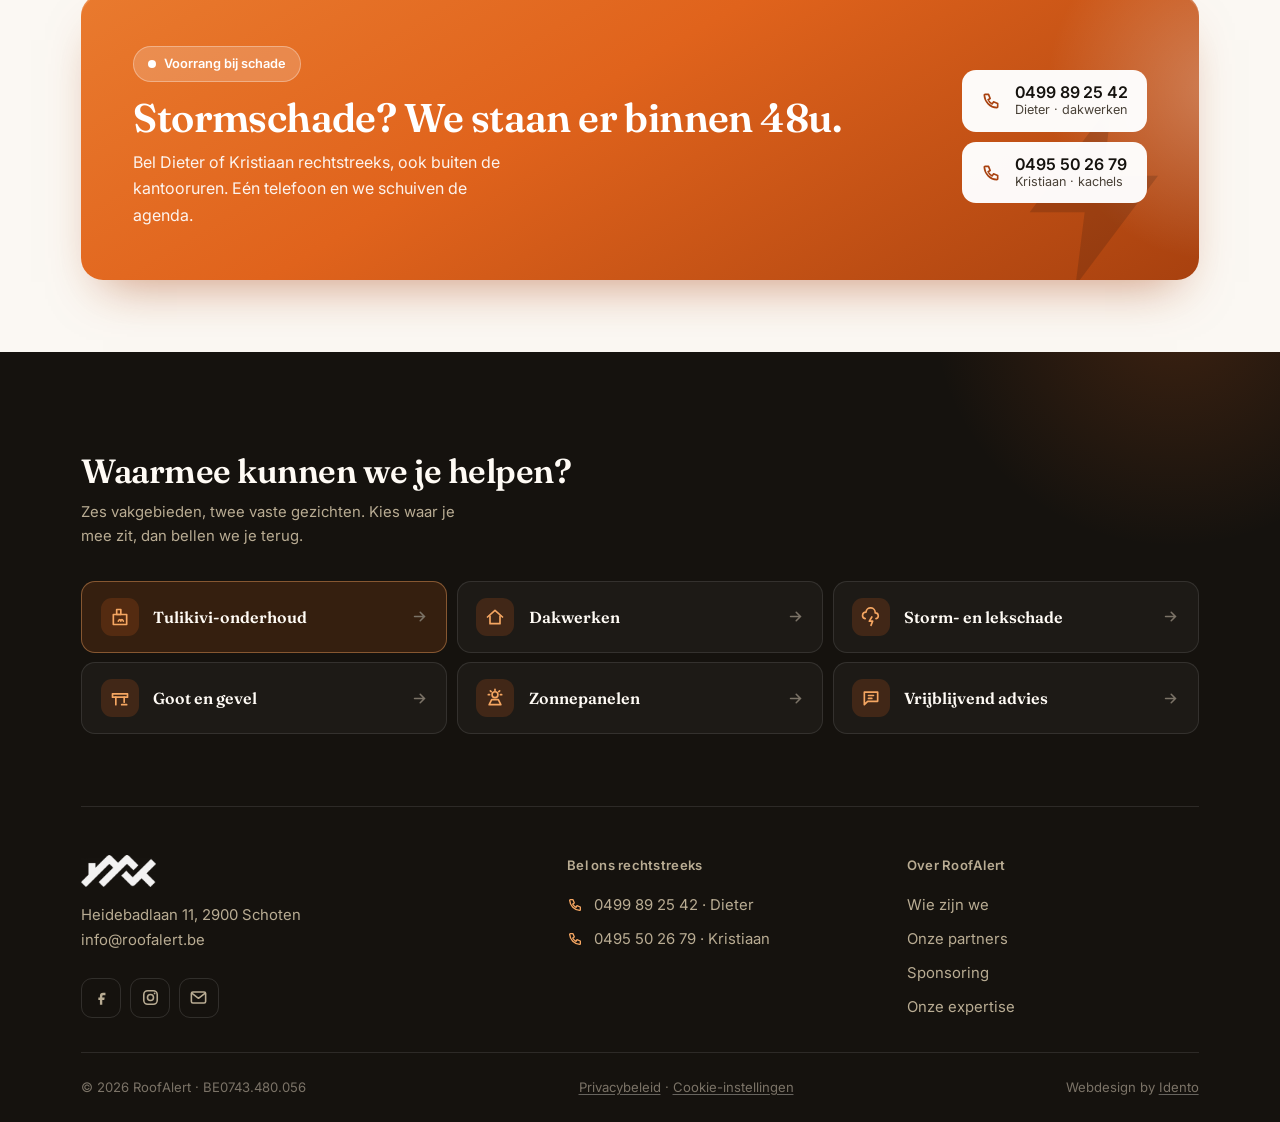
<file: diensten/dakwerken/index.html>
<!DOCTYPE html>
<html lang="nl">
<head>
  <meta charset="utf-8">
  <meta name="viewport" content="width=device-width, initial-scale=1">
  <title>Dakwerken — herstelling, herdekking en onderhoud | RoofAlert</title>
  <meta name="description" content="Dakherstelling, herdekking, platte daken en dakgoten. Dieter komt zelf op je dak kijken en geeft een eerlijke offerte. Voorrang bij storm- en lekschade.">
  <meta name="robots" content="index, follow">
  <link rel="canonical" href="https://roofalert.be/diensten/dakwerken/">
  <meta name="theme-color" content="#15120e">

  <meta property="og:type" content="website">
  <meta property="og:site_name" content="RoofAlert">
  <meta property="og:locale" content="nl_BE">
  <meta property="og:title" content="Dakwerken — herstelling, herdekking en onderhoud | RoofAlert">
  <meta property="og:description" content="Dakherstelling, herdekking, platte daken en dakgoten. Dieter komt zelf op je dak kijken en geeft een eerlijke offerte. Voorrang bij storm- en lekschade.">
  <meta property="og:url" content="https://roofalert.be/diensten/dakwerken/">
  <meta property="og:image" content="https://roofalert.be/assets/img/logo.png">

  <link rel="icon" href="../../favicon.ico" sizes="any">
  <link rel="icon" href="../../assets/img/favicon.svg" type="image/svg+xml">
  <link rel="apple-touch-icon" href="../../assets/img/apple-touch-icon.png">
  <link rel="manifest" href="../../site.webmanifest">

  <link rel="preconnect" href="https://fonts.googleapis.com">
  <link rel="preconnect" href="https://fonts.gstatic.com" crossorigin>
  <link rel="preload" as="style" href="https://fonts.googleapis.com/css2?family=Fraunces:opsz,wght@9..144,500;9..144,600&family=Inter:wght@400;500;600&display=swap">
  <link href="https://fonts.googleapis.com/css2?family=Fraunces:opsz,wght@9..144,500;9..144,600&family=Inter:wght@400;500;600&display=swap" rel="stylesheet" media="print" onload="this.media='all'">
  <noscript><link href="https://fonts.googleapis.com/css2?family=Fraunces:opsz,wght@9..144,500;9..144,600&family=Inter:wght@400;500;600&display=swap" rel="stylesheet"></noscript>

  <!-- Volgorde is belangrijk: brand -> layout -> components -> pagina -->
  <link rel="stylesheet" href="../../assets/css/brand.css">
  <link rel="stylesheet" href="../../assets/css/layout.css">
  <link rel="stylesheet" href="../../assets/css/components.css">
  <link rel="stylesheet" href="../../assets/css/pages/dienst.css">

  <script type="application/ld+json">
  {
    "@context": "https://schema.org",
    "@type": "BreadcrumbList",
    "itemListElement": [
      { "@type": "ListItem", "position": 1, "name": "Home", "item": "https://roofalert.be/" },
      { "@type": "ListItem", "position": 2, "name": "Diensten", "item": "https://roofalert.be/diensten/" },
      { "@type": "ListItem", "position": 3, "name": "Dakwerken", "item": "https://roofalert.be/diensten/dakwerken/" }
    ]
  }
  </script>
  <script type="application/ld+json">
  {
    "@context": "https://schema.org",
    "@type": "Service",
    "name": "Dakwerken",
    "description": "Herstelling, vernieuwing en onderhoud van hellende en platte daken, dakgoten en dakramen.",
    "serviceType": "Dakwerken",
    "url": "https://roofalert.be/diensten/dakwerken/",
    "areaServed": { "@type": "Country", "name": "BE" },
    "provider": { "@id": "https://roofalert.be/#bedrijf" }
  }
  </script>
</head>
<body>

<a class="skip-link" href="#main-content">Ga naar inhoud</a>

<header class="hdr" id="hdr">
  <div class="wrap hdr__in">
    <a href="../../" class="brand" aria-label="RoofAlert home">
      <img class="brand__logo" src="../../assets/img/logo.png" alt="RoofAlert">
    </a>
    <nav class="nav" id="mainNav" aria-label="Hoofdmenu">
      <div class="nav__item" id="megaItem">
        <button class="nav__trigger" aria-expanded="false" aria-haspopup="true">
          Diensten
          <svg viewBox="0 0 24 24" fill="none" stroke="currentColor" stroke-width="2.2" stroke-linecap="round" aria-hidden="true"><path d="M6 9l6 6 6-6"/></svg>
        </button>
        <div class="mega">
          <div class="mega__in">
            <span class="mega__lbl"><span>Onze expertise</span><a class="mega__all" href="../../diensten/">Alle diensten <svg viewBox="0 0 24 24" fill="none" stroke="currentColor" stroke-width="2.2" stroke-linecap="round" aria-hidden="true"><path d="M5 12h13M13 6l6 6-6 6"/></svg></a></span>

            <a class="mega__link" href="../../diensten/dakwerken/">
              <span class="mega__ic"><svg viewBox="0 0 24 24" fill="none" stroke="currentColor" stroke-width="2" stroke-linecap="round" stroke-linejoin="round" aria-hidden="true"><path d="M3 12L12 4l9 8"/><path d="M6 11v9h12v-9"/></svg></span>
              <span><b class="mega__t">Dakwerken</b><span class="mega__d">Herstelling, vernieuwing en onderhoud van elk type dak</span></span>
            </a>

            <a class="mega__link" href="../../diensten/kachels-en-schouwen/">
              <span class="mega__ic"><svg viewBox="0 0 24 24" fill="none" stroke="currentColor" stroke-width="2" stroke-linecap="round" stroke-linejoin="round" aria-hidden="true"><rect x="4" y="9" width="16" height="12"/><rect x="8" y="3" width="5" height="6"/><path d="M10 17q2-4 3 0 1-4 3 0"/></svg></span>
              <span><b class="mega__t">Kachels en schouwen</b><span class="mega__d">Reiniging, controle en herstelling van elk merk</span></span>
            </a>

            <a class="mega__link" href="../../diensten/goot-en-gevel/">
              <span class="mega__ic"><svg viewBox="0 0 24 24" fill="none" stroke="currentColor" stroke-width="2" stroke-linecap="round" stroke-linejoin="round" aria-hidden="true"><path d="M3 7h18v4H3z"/><path d="M7 11v9M17 11v6"/><path d="M14 20h6"/></svg></span>
              <span><b class="mega__t">Goot en gevel</b><span class="mega__d">Gootsystemen en gevelbekleding, geplaatst en hersteld</span></span>
            </a>

            <div class="mega__feat">
              <svg class="seal" viewBox="0 0 256 256" fill="currentColor" aria-hidden="true"><path d="M225.86,102.82c-3.77-3.94-7.67-8-9.14-11.57-1.36-3.27-1.44-8.69-1.52-13.94-.15-9.76-.31-20.82-8-28.51s-18.75-7.85-28.51-8c-5.25-.08-10.67-.16-13.94-1.52-3.56-1.47-7.63-5.37-11.57-9.14C146.28,23.51,138.44,16,128,16s-18.27,7.51-25.18,14.14c-3.94,3.77-8,7.67-11.57,9.14C88,40.64,82.56,40.72,77.31,40.8c-9.76.15-20.82.31-28.51,8S41,67.55,40.8,77.31c-.08,5.25-.16,10.67-1.52,13.94-1.47,3.56-5.37,7.63-9.14,11.57C23.51,109.72,16,117.56,16,128s7.51,18.27,14.14,25.18c3.77,3.94,7.67,8,9.14,11.57,1.36,3.27,1.44,8.69,1.52,13.94.15,9.76.31,20.82,8,28.51s18.75,7.85,28.51,8c5.25.08,10.67.16,13.94,1.52,3.56,1.47,7.63,5.37,11.57,9.14C109.72,232.49,117.56,240,128,240s18.27-7.51,25.18-14.14c3.94-3.77,8-7.67,11.57-9.14,3.27-1.36,8.69-1.44,13.94-1.52,9.76-.15,20.82-.31,28.51-8s7.85-18.75,8-28.51c.08-5.25.16-10.67,1.52-13.94,1.47-3.56,5.37-7.63,9.14-11.57C232.49,146.28,240,138.44,240,128S232.49,109.73,225.86,102.82Zm-11.55,39.29c-4.79,5-9.75,10.17-12.38,16.52-2.52,6.1-2.63,13.07-2.73,19.82-.1,7-.21,14.33-3.32,17.43s-10.39,3.22-17.43,3.32c-6.75.1-13.72.21-19.82,2.73-6.35,2.63-11.52,7.59-16.52,12.38S132,224,128,224s-9.15-4.92-14.11-9.69-10.17-9.75-16.52-12.38c-6.1-2.52-13.07-2.63-19.82-2.73-7-.1-14.33-.21-17.43-3.32s-3.22-10.39-3.32-17.43c-.1-6.75-.21-13.72-2.73-19.82-2.63-6.35-7.59-11.52-12.38-16.52S32,132,32,128s4.92-9.15,9.69-14.11,9.75-10.17,12.38-16.52c2.52-6.1,2.63-13.07,2.73-19.82.1-7,.21-14.33,3.32-17.43S70.51,56.9,77.55,56.8c6.75-.1,13.72-.21,19.82-2.73,6.35-2.63,11.52-7.59,16.52-12.38S124,32,128,32s9.15,4.92,14.11,9.69,10.17,9.75,16.52,12.38c6.1,2.52,13.07,2.63,19.82,2.73,7,.1,14.33.21,17.43,3.32s3.22,10.39,3.32,17.43c.1,6.75.21,13.72,2.73,19.82,2.63,6.35,7.59,11.52,12.38,16.52S224,124,224,128,219.08,137.15,214.31,142.11ZM173.66,98.34a8,8,0,0,1,0,11.32l-56,56a8,8,0,0,1-11.32,0l-24-24a8,8,0,0,1,11.32-11.32L112,148.69l50.34-50.35A8,8,0,0,1,173.66,98.34Z"/></svg>
              <strong>Tulikivi-onderhoud</strong>
              <p>De enige erkende hersteller van speksteenkachels in België. We komen tot in elke uithoek van het land.</p>
              <a href="../../diensten/tulikivi-onderhoud/">Ontdek wat we doen <svg viewBox="0 0 24 24" fill="none" stroke="currentColor" stroke-width="2.2" stroke-linecap="round" aria-hidden="true"><path d="M5 12h13M13 6l6 6-6 6"/></svg></a>
            </div>

            <a class="mega__link" href="../../diensten/storm-en-lekschade/">
              <span class="mega__ic"><svg viewBox="0 0 24 24" fill="none" stroke="currentColor" stroke-width="2" stroke-linecap="round" stroke-linejoin="round" aria-hidden="true"><path d="M5 14a4 4 0 011-7.9A5.5 5.5 0 0117 7a3.5 3.5 0 011 6.9"/><path d="M13 12l-3 5h4l-2 5"/></svg></span>
              <span><b class="mega__t">Storm- en lekschade</b><span class="mega__d">Absolute voorrang, binnen 48u ter plaatse</span></span>
            </a>

            <a class="mega__link" href="../../diensten/zonnepanelen/">
              <span class="mega__ic"><svg viewBox="0 0 24 24" fill="none" stroke="currentColor" stroke-width="2" stroke-linecap="round" stroke-linejoin="round" aria-hidden="true"><circle cx="12" cy="8" r="3.5"/><path d="M12 1.5v1.5M20 8h-1.5M5.5 8H4M17.6 3.4l-1 1M6.4 3.4l1 1"/><path d="M5 20l3-6h8l3 6z"/></svg></span>
              <span><b class="mega__t">Zonnepanelen</b><span class="mega__d">Geplaatst samen met je dakwerken, in één beweging</span></span>
            </a>

            <a class="mega__link" href="../../contact/">
              <span class="mega__ic"><svg viewBox="0 0 24 24" fill="none" stroke="currentColor" stroke-width="2" stroke-linecap="round" stroke-linejoin="round" aria-hidden="true"><path d="M4 5h16v11H8l-4 4z"/><path d="M9 9h6M9 12.5h4"/></svg></span>
              <span><b class="mega__t">Vrijblijvend advies</b><span class="mega__d">Niet zeker wat je nodig hebt? Bel of mail ons gerust</span></span>
            </a>
          </div>
        </div>
      </div>
      <a href="../../diensten/tulikivi-onderhoud/">Tulikivi</a>
      <a href="../../over-ons/">Over ons</a>
      <a href="../../contact/">Contact</a>
    </nav>
    <a href="../../offerte/" class="btn btn-primary hdr__cta">Offerte aanvragen</a>
    <button class="hdr__burger" id="burgerBtn" type="button" aria-expanded="false" aria-controls="mainNav" aria-label="Menu openen">
      <span></span><span></span><span></span>
    </button>
  </div>
</header>

<header class="page-header">
  <div class="wrap page-header__grid">
    <div>
      <span class="eyebrow"><svg viewBox="0 0 24 24" fill="none" stroke="currentColor" stroke-width="2.4" stroke-linecap="round" aria-hidden="true"><path d="M20 6L9 17l-5-5"/></svg> Bijna 20 jaar op het dak</span>
      <h1>Dakwerken die je <em>niet</em> meer bezighouden.</h1>
      <p>Van één losse pan tot een volledig nieuw dak. Dieter komt zelf kijken, zegt eerlijk wat er moet gebeuren en wat gerust nog kan wachten.</p>
      <div class="dienst-hero-acts">
        <a href="../../offerte/" class="btn btn-primary">Vraag je offerte aan</a>
        <a href="tel:+32499892542" class="btn btn-light">Bel Dieter · 0499 89 25 42</a>
      </div>
      <nav class="breadcrumb" aria-label="Kruimelpad">
        <a href="../../">Home</a>
        <span aria-hidden="true">›</span>
        <a href="../../diensten/">Diensten</a>
        <span aria-hidden="true">›</span>
        <span aria-current="page">Dakwerken</span>
      </nav>
    </div>
    <!-- Placeholder tot er een eigen foto in assets/img staat; het vak
         houdt zelf een merkpatroon aan als het beeld wegvalt. -->
    <div class="page-header__media">
      <img src="https://images.unsplash.com/photo-1763665814538-8ba04597286c?fm=jpg&amp;q=80&amp;w=1100&amp;auto=format&amp;fit=crop" alt="Dakwerker legt nieuwe dakpannen op een hellend dak" loading="eager" onerror="this.remove()">
    </div>
  </div>
</header>

<main id="main-content">
  <section class="section section-first">
    <div class="wrap dienst-lead">
      <div class="dienst-lead__txt reveal">
        <h2>Wat we voor je dak doen</h2>
        <p>Een dak vraagt maar zelden meteen om een volledige vernieuwing. Vaak is het een losgewaaide pan, een versleten stuk onderdak of een goot die niet meer mee wil.</p>
        <p>We komen eerst kijken wat er echt aan de hand is, en zeggen je eerlijk of een herstelling volstaat of dat vernieuwen op termijn goedkoper uitkomt. Hieronder zie je waar jouw situatie ongeveer zit.</p>
      </div>

      <div class="reveal">
        <div class="dienst-call">
          <h2>Liever meteen iemand aan de lijn?</h2>
          <p>Bel Dieter rechtstreeks. Bij een actief lek of stormschade schuiven we de agenda.</p>
          <div class="dienst-call__list">
            <a href="tel:+32499892542"><svg viewBox="0 0 24 24" fill="none" stroke="currentColor" stroke-width="2" stroke-linecap="round" stroke-linejoin="round" aria-hidden="true"><path d="M5 4h4l2 5-2.5 1.5a11 11 0 005 5L15 13l5 2v4a1 1 0 01-1.1 1A16 16 0 014 5.1 1 1 0 015 4z"/></svg><span><b>0499 89 25 42</b><small>Dieter · dakwerken</small></span></a>
            <a href="mailto:info@roofalert.be"><svg viewBox="0 0 24 24" fill="none" stroke="currentColor" stroke-width="2" stroke-linecap="round" stroke-linejoin="round" aria-hidden="true"><rect x="3" y="5" width="18" height="14" rx="2"/><path d="M3.5 6.5L12 13l8.5-6.5"/></svg><span><b>info@roofalert.be</b><small>Antwoord per mail</small></span></a>
          </div>
        </div>
      </div>
    </div>
  </section>

  <section class="section section-alt">
    <div class="wrap">
      <div class="dienst-head reveal">
        <h2>Van kleine herstelling tot volledig nieuw dak</h2>
        <p>Gerangschikt van de lichtste ingreep naar de zwaarste. Zo zie je meteen waar jouw situatie ongeveer zit, en wat het voor je huis betekent.</p>
      </div>

      <div class="scale-key" aria-hidden="true">
        <span>Lichte ingreep</span>
        <span class="scale-key__bar"></span>
        <span>Zware ingreep</span>
      </div>

      <div class="ladder">
      <article class="rung reveal">
        <span class="rung__n" aria-hidden="true">1</span>
        <div class="rung__top">
          <h3>Nazicht en onderhoud</h3>
          <span class="meter" role="img" aria-label="Ingreep: 1 op 5"><i class="on"></i><i></i><i></i><i></i><i></i><b>1/5</b></span>
        </div>
        <p>Om de paar jaar even boven kijken: mos, verschoven pannen, aansluitingen rond de schouw. Zo blijft klein ook klein.</p>
        <div class="rung__meta">
          <span><svg viewBox="0 0 24 24" fill="none" stroke="currentColor" stroke-width="2" stroke-linecap="round" aria-hidden="true"><circle cx="12" cy="12" r="9"/><path d="M12 7v5l3 2"/></svg>Halve dag</span>
          <span><svg viewBox="0 0 24 24" fill="none" stroke="currentColor" stroke-width="2.4" stroke-linecap="round" aria-hidden="true"><path d="M20 6L9 17l-5-5"/></svg>Geen stelling nodig</span>
          <span><svg viewBox="0 0 24 24" fill="none" stroke="currentColor" stroke-width="2.4" stroke-linecap="round" aria-hidden="true"><path d="M20 6L9 17l-5-5"/></svg>Je merkt er binnen niets van</span>
        </div>
      </article>
      <article class="rung reveal">
        <span class="rung__n" aria-hidden="true">2</span>
        <div class="rung__top">
          <h3>Lek of losse pan herstellen</h3>
          <span class="meter" role="img" aria-label="Ingreep: 2 op 5"><i class="on"></i><i class="on"></i><i></i><i></i><i></i><b>2/5</b></span>
        </div>
        <p>We zoeken waar het water écht binnenkomt en herstellen dat ene punt. Dat is bijna altijd een pak kleiner werk dan je vreest bij een vlek op je plafond.</p>
        <div class="rung__meta">
          <span><svg viewBox="0 0 24 24" fill="none" stroke="currentColor" stroke-width="2" stroke-linecap="round" aria-hidden="true"><circle cx="12" cy="12" r="9"/><path d="M12 7v5l3 2"/></svg>Meestal binnen de dag</span>
          <span><svg viewBox="0 0 24 24" fill="none" stroke="currentColor" stroke-width="2.4" stroke-linecap="round" aria-hidden="true"><path d="M20 6L9 17l-5-5"/></svg>Gericht herstel op één plek</span>
        </div>
      </article>
      <article class="rung reveal">
        <span class="rung__n" aria-hidden="true">3</span>
        <div class="rung__top">
          <h3>Dakgoot herstellen of vervangen</h3>
          <span class="meter" role="img" aria-label="Ingreep: 3 op 5"><i class="on"></i><i class="on"></i><i class="on"></i><i></i><i></i><b>3/5</b></span>
        </div>
        <p>Loopt je goot over, hangt ze los of zit er roest in? We herstellen het gootstuk of vernieuwen de volledige goot met de afvoerbuizen erbij.</p>
        <div class="rung__meta">
          <span><svg viewBox="0 0 24 24" fill="none" stroke="currentColor" stroke-width="2" stroke-linecap="round" aria-hidden="true"><circle cx="12" cy="12" r="9"/><path d="M12 7v5l3 2"/></svg>Ongeveer een dag</span>
          <span><svg viewBox="0 0 24 24" fill="none" stroke="currentColor" stroke-width="2.4" stroke-linecap="round" aria-hidden="true"><path d="M20 6L9 17l-5-5"/></svg>Werk aan de dakrand</span>
        </div>
      </article>
      <article class="rung reveal">
        <span class="rung__n" aria-hidden="true">4</span>
        <div class="rung__top">
          <h3>Dakraam of lichtkoepel</h3>
          <span class="meter" role="img" aria-label="Ingreep: 3 op 5"><i class="on"></i><i class="on"></i><i class="on"></i><i></i><i></i><b>3/5</b></span>
        </div>
        <p>Een nieuw dakraam inzetten, of een bestaand raam dat water doorlaat opnieuw waterdicht inwerken met nieuwe slabben en gootstukken.</p>
        <div class="rung__meta">
          <span><svg viewBox="0 0 24 24" fill="none" stroke="currentColor" stroke-width="2" stroke-linecap="round" aria-hidden="true"><circle cx="12" cy="12" r="9"/><path d="M12 7v5l3 2"/></svg>Eén à twee dagen</span>
          <span><svg viewBox="0 0 24 24" fill="none" stroke="currentColor" stroke-width="2.4" stroke-linecap="round" aria-hidden="true"><path d="M20 6L9 17l-5-5"/></svg>Eén opening in het dak</span>
        </div>
      </article>
      <article class="rung reveal">
        <span class="rung__n" aria-hidden="true">5</span>
        <div class="rung__top">
          <h3>Plat dak vernieuwen</h3>
          <span class="meter" role="img" aria-label="Ingreep: 4 op 5"><i class="on"></i><i class="on"></i><i class="on"></i><i class="on"></i><i></i><b>4/5</b></span>
        </div>
        <p>Garage, aanbouw of bijgebouw. De oude laag gaat eraf, er komt nieuwe roofing of EPDM op, inclusief opstanden en een afvoer die effectief werkt.</p>
        <div class="rung__meta">
          <span><svg viewBox="0 0 24 24" fill="none" stroke="currentColor" stroke-width="2" stroke-linecap="round" aria-hidden="true"><circle cx="12" cy="12" r="9"/><path d="M12 7v5l3 2"/></svg>Enkele dagen</span>
          <span><svg viewBox="0 0 24 24" fill="none" stroke="currentColor" stroke-width="2.4" stroke-linecap="round" aria-hidden="true"><path d="M20 6L9 17l-5-5"/></svg>Oude laag gaat volledig weg</span>
        </div>
      </article>
      <article class="rung rung--top reveal">
        <span class="rung__n" aria-hidden="true">6</span>
        <div class="rung__top">
          <h3>Nieuw dak, isolatie meteen mee</h3>
          <span class="meter" role="img" aria-label="Ingreep: 5 op 5"><i class="on"></i><i class="on"></i><i class="on"></i><i class="on"></i><i class="on"></i><b>5/5</b></span>
        </div>
        <p>De zwaarste ingreep, maar ook de enige keer dat je dak volledig open gaat. Pannen eraf, onderdak en isolatie vernieuwd, alles opnieuw gedekt en afgewerkt. Wil je zonnepanelen, dan is dit hét moment.</p>
        <div class="rung__meta">
          <span><svg viewBox="0 0 24 24" fill="none" stroke="currentColor" stroke-width="2" stroke-linecap="round" aria-hidden="true"><circle cx="12" cy="12" r="9"/><path d="M12 7v5l3 2"/></svg>Eén à twee weken</span>
          <span><svg viewBox="0 0 24 24" fill="none" stroke="currentColor" stroke-width="2.4" stroke-linecap="round" aria-hidden="true"><path d="M20 6L9 17l-5-5"/></svg>Stelling nodig</span>
          <span><svg viewBox="0 0 24 24" fill="none" stroke="currentColor" stroke-width="2.4" stroke-linecap="round" aria-hidden="true"><path d="M20 6L9 17l-5-5"/></svg>Isolatie en zonnepanelen in één beweging</span>
        </div>
      </article>
      </div>

      <div class="ladder-note reveal">
        <p><strong>Niet zeker waar jouw dak zit?</strong> Dat hoeft ook niet. Stuur een foto door of bel even, dan zeggen we eerlijk of het bij nummer twee blijft of dat je beter meteen verder kijkt.</p>
        <a href="../../offerte/" class="btn btn-primary">Leg je situatie voor</a>
      </div>
    </div>
  </section>

  <section class="section">
    <div class="wrap">
      <div class="dienst-head reveal">
        <h2>Zo pakken we het aan</h2>
        <p>Vier stappen, geen verrassingen achteraf.</p>
      </div>
      <ol class="steps">
        <li class="step reveal">
          <span class="step__n">1</span>
          <div>
            <h3>Je belt of mailt</h3>
            <p>Kort gesprek over wat je ziet: een vlek op het plafond, losse pannen, een goot die overloopt.</p>
          </div>
        </li>
        <li class="step reveal">
          <span class="step__n">2</span>
          <div>
            <h3>We komen kijken</h3>
            <p>Altijd ter plaatse en altijd op het dak. Van beneden zie je nooit waar het water echt binnenkomt.</p>
          </div>
        </li>
        <li class="step reveal">
          <span class="step__n">3</span>
          <div>
            <h3>Eerlijke offerte</h3>
            <p>Zwart op wit wat er moet gebeuren, wat het kost en wat gerust nog een paar jaar kan wachten.</p>
          </div>
        </li>
        <li class="step reveal">
          <span class="step__n">4</span>
          <div>
            <h3>Aan het werk</h3>
            <p>Je krijgt Dieter zelf op de werf. Achteraf laten we je dak en je oprit netjes achter.</p>
          </div>
        </li>
      </ol>
    </div>
  </section>

  <section class="section section-alt">
    <div class="wrap">
      <div class="dienst-head reveal">
        <h2>Veelgestelde vragen</h2>
        <p>Staat je vraag er niet bij? Bel gerust, we leggen het even uit.</p>
      </div>
      <div class="acc">
      <div class="acc-item" data-open="true">
        <button class="acc-btn" aria-expanded="true">
          <span class="acc-ic"><svg viewBox="0 0 24 24" fill="none" stroke="currentColor" stroke-width="2" stroke-linecap="round" stroke-linejoin="round" aria-hidden="true"><circle cx="12" cy="12" r="9"/><path d="M9.5 9.5a2.5 2.5 0 114 2c-.9.7-1.5 1.2-1.5 2.2"/><path d="M12 17.2v.2"/></svg></span>
          <span class="acc-ttl">Hoe snel kunnen jullie komen kijken?</span>
          <svg class="acc-chev" viewBox="0 0 24 24" fill="none" stroke="currentColor" stroke-width="2" stroke-linecap="round" aria-hidden="true"><path d="M6 9l6 6 6-6"/></svg>
        </button>
        <div class="acc-body"><div class="acc-inner"><div class="acc-pad">
          <p>Voor gewone herstellingen en offertes plannen we een moment in dat voor jou past. Bij storm- of lekschade krijg je voorrang: dan schuiven we de agenda en staan we binnen 48u bij je.</p>
          <div class="acc-links">
            <a href="tel:+32499892542" class="acc-link">Bel voor een afspraak <svg viewBox="0 0 24 24" fill="none" stroke="currentColor" stroke-width="2.2" stroke-linecap="round" aria-hidden="true"><path d="M5 12h13M13 6l6 6-6 6"/></svg></a>
            <a href="../storm-en-lekschade/" class="acc-link">Meer over storm- en lekschade <svg viewBox="0 0 24 24" fill="none" stroke="currentColor" stroke-width="2.2" stroke-linecap="round" aria-hidden="true"><path d="M5 12h13M13 6l6 6-6 6"/></svg></a>
          </div>
        </div></div></div>
      </div>
      <div class="acc-item">
        <button class="acc-btn" aria-expanded="false">
          <span class="acc-ic"><svg viewBox="0 0 24 24" fill="none" stroke="currentColor" stroke-width="2" stroke-linecap="round" stroke-linejoin="round" aria-hidden="true"><circle cx="12" cy="12" r="9"/><path d="M15 9.5c-.6-1-1.8-1.5-3-1.5-1.7 0-3 .8-3 2s1.3 1.8 3 2 3 .8 3 2-1.3 2-3 2c-1.2 0-2.4-.5-3-1.5"/><path d="M12 6.5v11"/></svg></span>
          <span class="acc-ttl">Wat kost een dakherstelling?</span>
          <svg class="acc-chev" viewBox="0 0 24 24" fill="none" stroke="currentColor" stroke-width="2" stroke-linecap="round" aria-hidden="true"><path d="M6 9l6 6 6-6"/></svg>
        </button>
        <div class="acc-body"><div class="acc-inner"><div class="acc-pad">
          <p>Dat hangt af van wat er aan de hand is en hoe je dak eraan toe is. Een prijs noemen zonder gekeken te hebben is gokken, en daar heb je niets aan. Daarom komen we altijd eerst langs en krijg je daarna een duidelijke offerte.</p>
          <a href="../../offerte/" class="acc-link">Vraag je offerte aan <svg viewBox="0 0 24 24" fill="none" stroke="currentColor" stroke-width="2.2" stroke-linecap="round" aria-hidden="true"><path d="M5 12h13M13 6l6 6-6 6"/></svg></a>
        </div></div></div>
      </div>
      <div class="acc-item">
        <button class="acc-btn" aria-expanded="false">
          <span class="acc-ic"><svg viewBox="0 0 24 24" fill="none" stroke="currentColor" stroke-width="2" stroke-linecap="round" stroke-linejoin="round" aria-hidden="true"><path d="M3 12L12 4l9 8"/><path d="M6 11v9h12v-9"/><path d="M10 20v-4h4v4"/></svg></span>
          <span class="acc-ttl">Doen jullie ook kleine herstellingen?</span>
          <svg class="acc-chev" viewBox="0 0 24 24" fill="none" stroke="currentColor" stroke-width="2" stroke-linecap="round" aria-hidden="true"><path d="M6 9l6 6 6-6"/></svg>
        </button>
        <div class="acc-body"><div class="acc-inner"><div class="acc-pad">
          <p>Zeker. Eén losse pan, een slab die loskomt of een goot die overloopt: dat is precies het soort werk waar veel firma's niet voor willen komen. Wij wel, want zo'n klein euvel is meestal wat later een grote factuur wordt.</p>
          <div class="acc-links">
            <a href="../../offerte/" class="acc-link">Leg je situatie voor <svg viewBox="0 0 24 24" fill="none" stroke="currentColor" stroke-width="2.2" stroke-linecap="round" aria-hidden="true"><path d="M5 12h13M13 6l6 6-6 6"/></svg></a>
            <a href="../goot-en-gevel/" class="acc-link">Meer over goot en gevel <svg viewBox="0 0 24 24" fill="none" stroke="currentColor" stroke-width="2.2" stroke-linecap="round" aria-hidden="true"><path d="M5 12h13M13 6l6 6-6 6"/></svg></a>
          </div>
        </div></div></div>
      </div>
      <div class="acc-item">
        <button class="acc-btn" aria-expanded="false">
          <span class="acc-ic"><svg viewBox="0 0 24 24" fill="none" stroke="currentColor" stroke-width="2" stroke-linecap="round" stroke-linejoin="round" aria-hidden="true"><path d="M12 21s-8-4-8-10V6l8-3 8 3v5c0 6-8 10-8 10z"/><path d="M9 12l2 2 4-4"/></svg></span>
          <span class="acc-ttl">Helpen jullie bij een verzekeringsdossier?</span>
          <svg class="acc-chev" viewBox="0 0 24 24" fill="none" stroke="currentColor" stroke-width="2" stroke-linecap="round" aria-hidden="true"><path d="M6 9l6 6 6-6"/></svg>
        </button>
        <div class="acc-body"><div class="acc-inner"><div class="acc-pad">
          <p>Bij stormschade maken we foto's van wat we op het dak vinden en zetten we duidelijk op papier wat er hersteld moet worden. Dat is meestal wat je verzekeraar of expert nodig heeft om het dossier vlot te krijgen.</p>
          <div class="acc-links">
            <a href="tel:+32499892542" class="acc-link">Bel meteen bij schade <svg viewBox="0 0 24 24" fill="none" stroke="currentColor" stroke-width="2.2" stroke-linecap="round" aria-hidden="true"><path d="M5 12h13M13 6l6 6-6 6"/></svg></a>
            <a href="../storm-en-lekschade/" class="acc-link">Meer over storm- en lekschade <svg viewBox="0 0 24 24" fill="none" stroke="currentColor" stroke-width="2.2" stroke-linecap="round" aria-hidden="true"><path d="M5 12h13M13 6l6 6-6 6"/></svg></a>
          </div>
        </div></div></div>
      </div>
      <div class="acc-item">
        <button class="acc-btn" aria-expanded="false">
          <span class="acc-ic"><svg viewBox="0 0 24 24" fill="none" stroke="currentColor" stroke-width="2" stroke-linecap="round" stroke-linejoin="round" aria-hidden="true"><circle cx="12" cy="8" r="3.5"/><path d="M12 1.5v1.5M20 8h-1.5M5.5 8H4M17.6 3.4l-1 1M6.4 3.4l1 1"/><path d="M5 20l3-6h8l3 6z"/></svg></span>
          <span class="acc-ttl">Kunnen zonnepanelen of isolatie erbij?</span>
          <svg class="acc-chev" viewBox="0 0 24 24" fill="none" stroke="currentColor" stroke-width="2" stroke-linecap="round" aria-hidden="true"><path d="M6 9l6 6 6-6"/></svg>
        </button>
        <div class="acc-body"><div class="acc-inner"><div class="acc-pad">
          <p>Ja, en dat is net het moment om het te doen. Gaat je dak toch open, dan liggen isolatie en de bevestiging voor zonnepanelen in dezelfde beweging klaar: één keer stellingen, één keer overlast.</p>
          <a href="../zonnepanelen/" class="acc-link">Meer over zonnepanelen <svg viewBox="0 0 24 24" fill="none" stroke="currentColor" stroke-width="2.2" stroke-linecap="round" aria-hidden="true"><path d="M5 12h13M13 6l6 6-6 6"/></svg></a>
        </div></div></div>
      </div>
      <div class="acc-item">
        <button class="acc-btn" aria-expanded="false">
          <span class="acc-ic"><svg viewBox="0 0 24 24" fill="none" stroke="currentColor" stroke-width="2" stroke-linecap="round" stroke-linejoin="round" aria-hidden="true"><path d="M12 21s-7-4.7-7-10a7 7 0 0114 0c0 5.3-7 10-7 10z"/><circle cx="12" cy="11" r="2.5"/></svg></span>
          <span class="acc-ttl">In welke regio werken jullie?</span>
          <svg class="acc-chev" viewBox="0 0 24 24" fill="none" stroke="currentColor" stroke-width="2" stroke-linecap="round" aria-hidden="true"><path d="M6 9l6 6 6-6"/></svg>
        </button>
        <div class="acc-body"><div class="acc-inner"><div class="acc-pad">
          <p>Voor dakwerken zijn we vooral actief in de regio Antwerpen en omstreken, vanuit Schoten. Voor Tulikivi-onderhoud rijden we tot in elke uithoek van België.</p>
          <a href="../tulikivi-onderhoud/" class="acc-link">Meer over Tulikivi-onderhoud <svg viewBox="0 0 24 24" fill="none" stroke="currentColor" stroke-width="2.2" stroke-linecap="round" aria-hidden="true"><path d="M5 12h13M13 6l6 6-6 6"/></svg></a>
        </div></div></div>
      </div>
      </div>
    </div>
  </section>

  <section class="section">
    <div class="wrap">
      <div class="dienst-head reveal">
        <h2>Past er nog iets bij?</h2>
        <p>Deze werken combineren we het vaakst met dakwerken — in één werf, met de stelling die er toch al staat.</p>
      </div>
      <div class="svc-grid dienst-more">
        <a class="svc-card" href="../../diensten/goot-en-gevel/">
          <span class="svc-card__ic"><svg viewBox="0 0 24 24" fill="none" stroke="currentColor" stroke-width="2" stroke-linecap="round" stroke-linejoin="round" aria-hidden="true"><path d="M3 7h18v4H3z"/><path d="M7 11v9M17 11v6"/><path d="M14 20h6"/></svg></span>
          <span class="svc-card__body">
            <span class="svc-card__t">Goot en gevel <svg viewBox="0 0 24 24" fill="none" stroke="currentColor" stroke-width="2.2" stroke-linecap="round" aria-hidden="true"><path d="M5 12h13M13 6l6 6-6 6"/></svg></span>
            <span class="svc-card__d">Gootsystemen en gevelbekleding, geplaatst en hersteld.</span>
          </span>
        </a>
        <a class="svc-card" href="../../diensten/storm-en-lekschade/">
          <span class="svc-card__ic"><svg viewBox="0 0 24 24" fill="none" stroke="currentColor" stroke-width="2" stroke-linecap="round" stroke-linejoin="round" aria-hidden="true"><path d="M5 14a4 4 0 011-7.9A5.5 5.5 0 0117 7a3.5 3.5 0 011 6.9"/><path d="M13 12l-3 5h4l-2 5"/></svg></span>
          <span class="svc-card__body">
            <span class="svc-card__t">Storm- en lekschade <svg viewBox="0 0 24 24" fill="none" stroke="currentColor" stroke-width="2.2" stroke-linecap="round" aria-hidden="true"><path d="M5 12h13M13 6l6 6-6 6"/></svg></span>
            <span class="svc-card__d">Absolute voorrang bij schade: binnen 48u ter plaatse.</span>
          </span>
        </a>
        <a class="svc-card" href="../../diensten/zonnepanelen/">
          <span class="svc-card__ic"><svg viewBox="0 0 24 24" fill="none" stroke="currentColor" stroke-width="2" stroke-linecap="round" stroke-linejoin="round" aria-hidden="true"><circle cx="12" cy="8" r="3.5"/><path d="M12 1.5v1.5M20 8h-1.5M5.5 8H4M17.6 3.4l-1 1M6.4 3.4l1 1"/><path d="M5 20l3-6h8l3 6z"/></svg></span>
          <span class="svc-card__body">
            <span class="svc-card__t">Zonnepanelen <svg viewBox="0 0 24 24" fill="none" stroke="currentColor" stroke-width="2.2" stroke-linecap="round" aria-hidden="true"><path d="M5 12h13M13 6l6 6-6 6"/></svg></span>
            <span class="svc-card__d">Geplaatst samen met je dakwerken, in een beweging.</span>
          </span>
        </a>
      </div>
    </div>
  </section>

<section class="storm">
  <div class="wrap">
    <div class="storm-card reveal">
      <svg class="storm-bolt" viewBox="0 0 24 24" fill="currentColor" aria-hidden="true"><path d="M13 2L4 14h6l-1 8 9-12h-6l1-8z"/></svg>
      <div class="storm-in">
        <div>
          <span class="storm-pill"><span></span>Voorrang bij schade</span>
          <h2>Stormschade? We staan er binnen 48u.</h2>
          <p>Bel Dieter of Kristiaan rechtstreeks, ook buiten de kantooruren. Eén telefoon en we schuiven de agenda.</p>
        </div>
        <div class="storm-acts">
          <a href="tel:+32499892542" class="storm-btn">
            <svg viewBox="0 0 24 24" fill="none" stroke="currentColor" stroke-width="2" stroke-linecap="round" stroke-linejoin="round" aria-hidden="true"><path d="M5 4h4l2 5-2.5 1.5a11 11 0 005 5L15 13l5 2v4a1 1 0 01-1.1 1A16 16 0 014 5.1 1 1 0 015 4z"/></svg>
            <span><b>0499 89 25 42</b><small>Dieter · dakwerken</small></span>
          </a>
          <a href="tel:+32495502679" class="storm-btn">
            <svg viewBox="0 0 24 24" fill="none" stroke="currentColor" stroke-width="2" stroke-linecap="round" stroke-linejoin="round" aria-hidden="true"><path d="M5 4h4l2 5-2.5 1.5a11 11 0 005 5L15 13l5 2v4a1 1 0 01-1.1 1A16 16 0 014 5.1 1 1 0 015 4z"/></svg>
            <span><b>0495 50 26 79</b><small>Kristiaan · kachels</small></span>
          </a>
        </div>
      </div>
    </div>
  </div>
</section>
</main>

<footer class="ftr" id="contact">
  <div class="wrap">
    <div class="ftr__spot">
      <h3>Waarmee kunnen we je helpen?</h3>
      <p>Zes vakgebieden, twee vaste gezichten. Kies waar je mee zit, dan bellen we je terug.</p>
      <div class="ftr__tiles">

        <a class="ftr__tile ftr__tile--hl" href="../../diensten/tulikivi-onderhoud/">
          <span class="ftr__tile-ic"><svg viewBox="0 0 24 24" fill="none" stroke="currentColor" stroke-width="2" stroke-linecap="round" stroke-linejoin="round" aria-hidden="true"><rect x="4" y="9" width="16" height="12"/><rect x="8" y="3" width="5" height="6"/><path d="M10 17q2-4 3 0 1-4 3 0"/></svg></span>
          <span class="ftr__tile-t">Tulikivi-onderhoud</span>
          <svg class="ftr__tile-ar" viewBox="0 0 24 24" fill="none" stroke="currentColor" stroke-width="2.2" stroke-linecap="round" aria-hidden="true"><path d="M5 12h13M13 6l6 6-6 6"/></svg>
        </a>

        <a class="ftr__tile" href="../../diensten/dakwerken/">
          <span class="ftr__tile-ic"><svg viewBox="0 0 24 24" fill="none" stroke="currentColor" stroke-width="2" stroke-linecap="round" stroke-linejoin="round" aria-hidden="true"><path d="M3 12L12 4l9 8"/><path d="M6 11v9h12v-9"/></svg></span>
          <span class="ftr__tile-t">Dakwerken</span>
          <svg class="ftr__tile-ar" viewBox="0 0 24 24" fill="none" stroke="currentColor" stroke-width="2.2" stroke-linecap="round" aria-hidden="true"><path d="M5 12h13M13 6l6 6-6 6"/></svg>
        </a>

        <a class="ftr__tile" href="../../diensten/storm-en-lekschade/">
          <span class="ftr__tile-ic"><svg viewBox="0 0 24 24" fill="none" stroke="currentColor" stroke-width="2" stroke-linecap="round" stroke-linejoin="round" aria-hidden="true"><path d="M5 14a4 4 0 011-7.9A5.5 5.5 0 0117 7a3.5 3.5 0 011 6.9"/><path d="M13 12l-3 5h4l-2 5"/></svg></span>
          <span class="ftr__tile-t">Storm- en lekschade</span>
          <svg class="ftr__tile-ar" viewBox="0 0 24 24" fill="none" stroke="currentColor" stroke-width="2.2" stroke-linecap="round" aria-hidden="true"><path d="M5 12h13M13 6l6 6-6 6"/></svg>
        </a>

        <a class="ftr__tile" href="../../diensten/goot-en-gevel/">
          <span class="ftr__tile-ic"><svg viewBox="0 0 24 24" fill="none" stroke="currentColor" stroke-width="2" stroke-linecap="round" stroke-linejoin="round" aria-hidden="true"><path d="M3 7h18v4H3z"/><path d="M7 11v9M17 11v6"/><path d="M14 20h6"/></svg></span>
          <span class="ftr__tile-t">Goot en gevel</span>
          <svg class="ftr__tile-ar" viewBox="0 0 24 24" fill="none" stroke="currentColor" stroke-width="2.2" stroke-linecap="round" aria-hidden="true"><path d="M5 12h13M13 6l6 6-6 6"/></svg>
        </a>

        <a class="ftr__tile" href="../../diensten/zonnepanelen/">
          <span class="ftr__tile-ic"><svg viewBox="0 0 24 24" fill="none" stroke="currentColor" stroke-width="2" stroke-linecap="round" stroke-linejoin="round" aria-hidden="true"><circle cx="12" cy="8" r="3.5"/><path d="M12 1.5v1.5M20 8h-1.5M5.5 8H4M17.6 3.4l-1 1M6.4 3.4l1 1"/><path d="M5 20l3-6h8l3 6z"/></svg></span>
          <span class="ftr__tile-t">Zonnepanelen</span>
          <svg class="ftr__tile-ar" viewBox="0 0 24 24" fill="none" stroke="currentColor" stroke-width="2.2" stroke-linecap="round" aria-hidden="true"><path d="M5 12h13M13 6l6 6-6 6"/></svg>
        </a>

        <a class="ftr__tile" href="mailto:info@roofalert.be">
          <span class="ftr__tile-ic"><svg viewBox="0 0 24 24" fill="none" stroke="currentColor" stroke-width="2" stroke-linecap="round" stroke-linejoin="round" aria-hidden="true"><path d="M4 5h16v11H8l-4 4z"/><path d="M9 9h6M9 12.5h4"/></svg></span>
          <span class="ftr__tile-t">Vrijblijvend advies</span>
          <svg class="ftr__tile-ar" viewBox="0 0 24 24" fill="none" stroke="currentColor" stroke-width="2.2" stroke-linecap="round" aria-hidden="true"><path d="M5 12h13M13 6l6 6-6 6"/></svg>
        </a>

      </div>
    </div>

    <div class="ftr__grid">
      <div>
        <div class="brand">
          <img class="brand__logo" src="../../assets/img/logo.png" alt="RoofAlert">
        </div>
        <p class="ftr__addr">Heidebadlaan 11, 2900 Schoten<br><a href="mailto:info@roofalert.be">info@roofalert.be</a></p>
        <div class="ftr__social">
          <a href="https://www.facebook.com/RoofAlert" aria-label="Facebook" target="_blank" rel="noopener"><svg viewBox="0 0 24 24" fill="currentColor" aria-hidden="true"><path d="M14 9h3V6h-3a4 4 0 00-4 4v2H8v3h2v6h3v-6h2.5l.5-3h-3v-2a1 1 0 011-1z"/></svg></a>
          <a href="https://www.instagram.com/roofalert/" aria-label="Instagram" target="_blank" rel="noopener"><svg viewBox="0 0 24 24" fill="none" stroke="currentColor" stroke-width="2" aria-hidden="true"><rect x="3.5" y="3.5" width="17" height="17" rx="5"/><circle cx="12" cy="12" r="3.8"/><circle cx="17.2" cy="6.8" r="1.1" fill="currentColor" stroke="none"/></svg></a>
          <a href="mailto:info@roofalert.be" aria-label="E-mail"><svg viewBox="0 0 24 24" fill="none" stroke="currentColor" stroke-width="2" stroke-linecap="round" stroke-linejoin="round" aria-hidden="true"><rect x="3" y="5" width="18" height="14" rx="2"/><path d="M3.5 6.5L12 13l8.5-6.5"/></svg></a>
        </div>
      </div>
      <div>
        <h4>Bel ons rechtstreeks</h4>
        <ul>
          <li><a class="ftr__call" href="tel:+32499892542"><svg viewBox="0 0 24 24" fill="none" stroke="currentColor" stroke-width="2" stroke-linecap="round" stroke-linejoin="round" aria-hidden="true"><path d="M5 4h4l2 5-2.5 1.5a11 11 0 005 5L15 13l5 2v4a1 1 0 01-1.1 1A16 16 0 014 5.1 1 1 0 015 4z"/></svg>0499 89 25 42 · Dieter</a></li>
          <li><a class="ftr__call" href="tel:+32495502679"><svg viewBox="0 0 24 24" fill="none" stroke="currentColor" stroke-width="2" stroke-linecap="round" stroke-linejoin="round" aria-hidden="true"><path d="M5 4h4l2 5-2.5 1.5a11 11 0 005 5L15 13l5 2v4a1 1 0 01-1.1 1A16 16 0 014 5.1 1 1 0 015 4z"/></svg>0495 50 26 79 · Kristiaan</a></li>
        </ul>
      </div>
      <div>
        <h4>Over RoofAlert</h4>
        <ul>
          <li><a href="../../over-ons/">Wie zijn we</a></li>
          <li><a href="../../over-ons/#partners">Onze partners</a></li>
          <li><a href="../../over-ons/#partners">Sponsoring</a></li>
          <li><a href="../../diensten/">Onze expertise</a></li>
        </ul>
      </div>
    </div>

    <div class="ftr__bot">
      <span>© <span id="jaar">2026</span> RoofAlert · BE0743.480.056</span>
      <span><a href="../../privacy/">Privacybeleid</a> · <a href="#" data-cookie-settings>Cookie-instellingen</a></span>
      <span>Webdesign by <a href="https://idento.be/" target="_blank" rel="noopener">Idento</a></span>
    </div>
  </div>
</footer>

<div class="bar">
  <a href="tel:+32499892542" class="btn btn-ghost">Bel ons</a>
  <a href="../../offerte/" class="btn btn-primary">Offerte</a>
</div>

<script src="../../assets/js/cookie-consent.js" data-privacy-url="../../privacy/" defer></script>
<script src="../../assets/js/analytics.js" defer></script>
<script src="../../assets/js/site.js" defer></script>
</body>
</html>
</file>
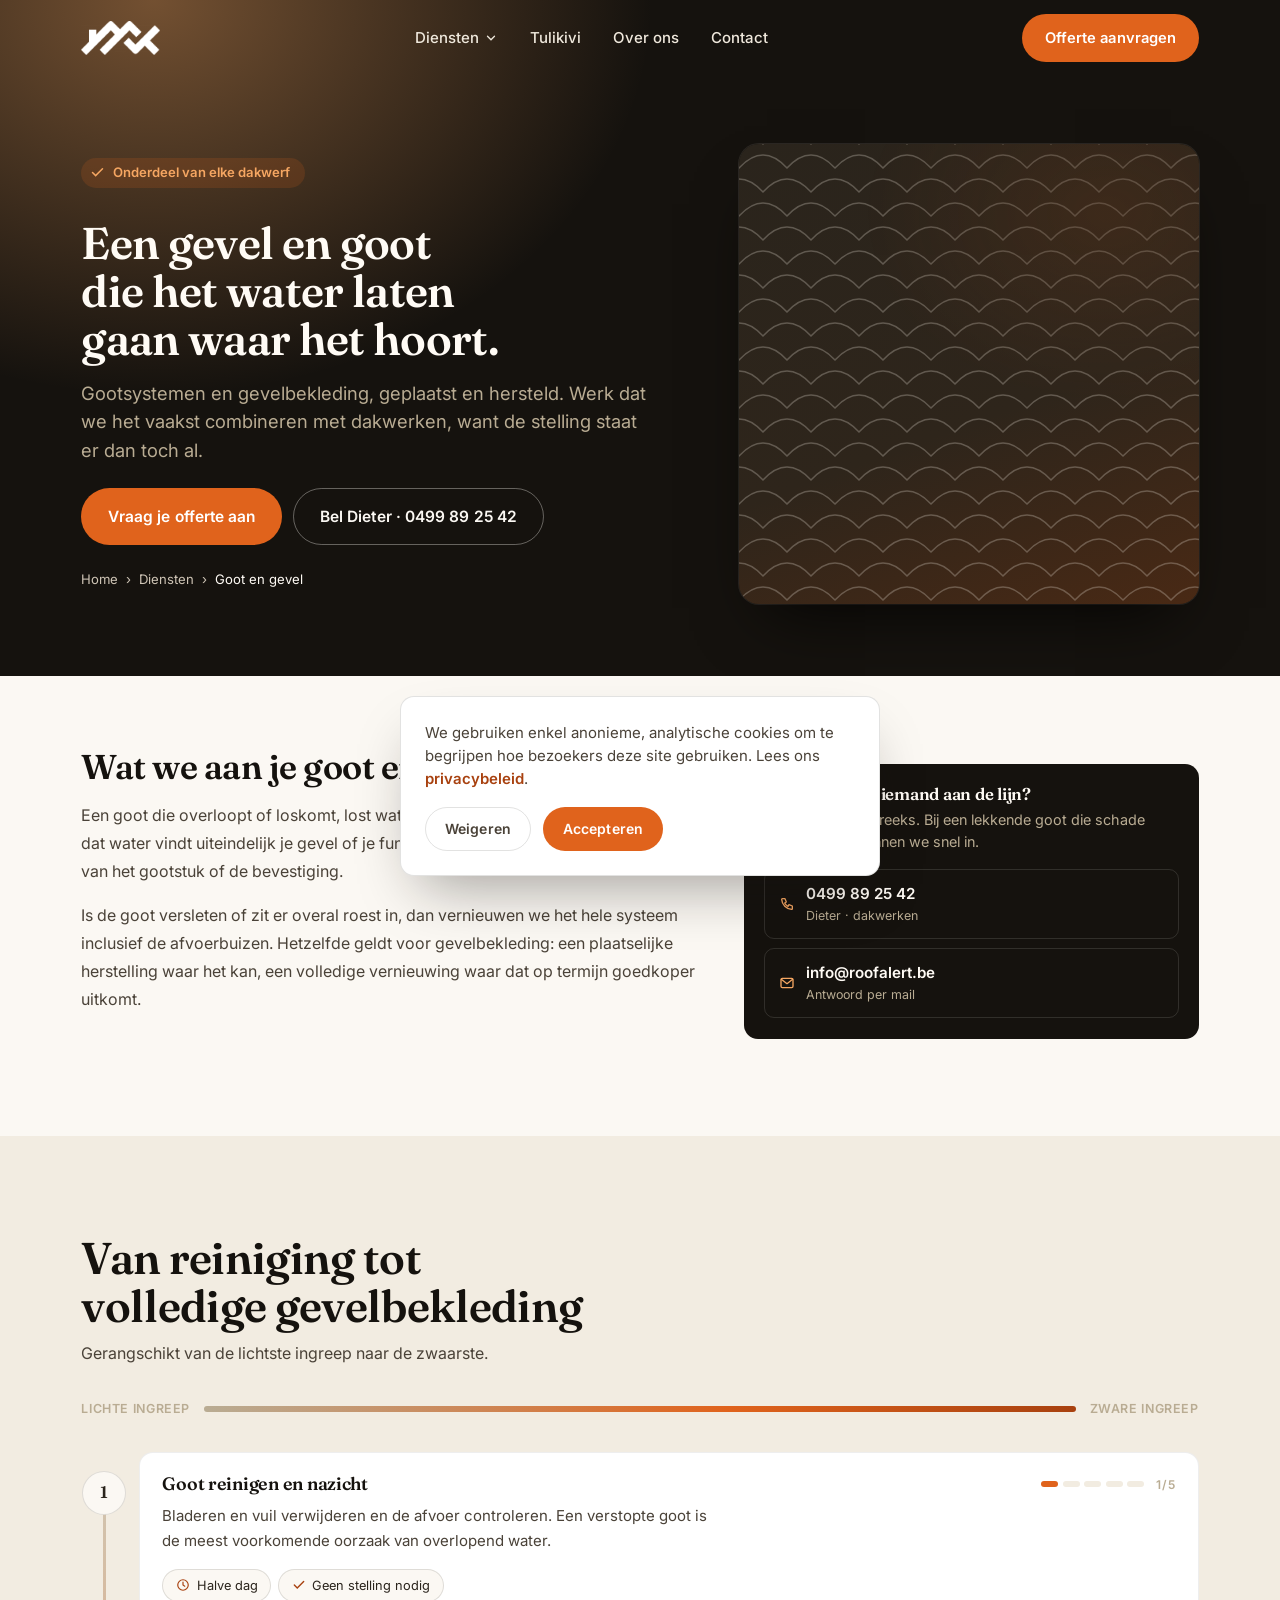
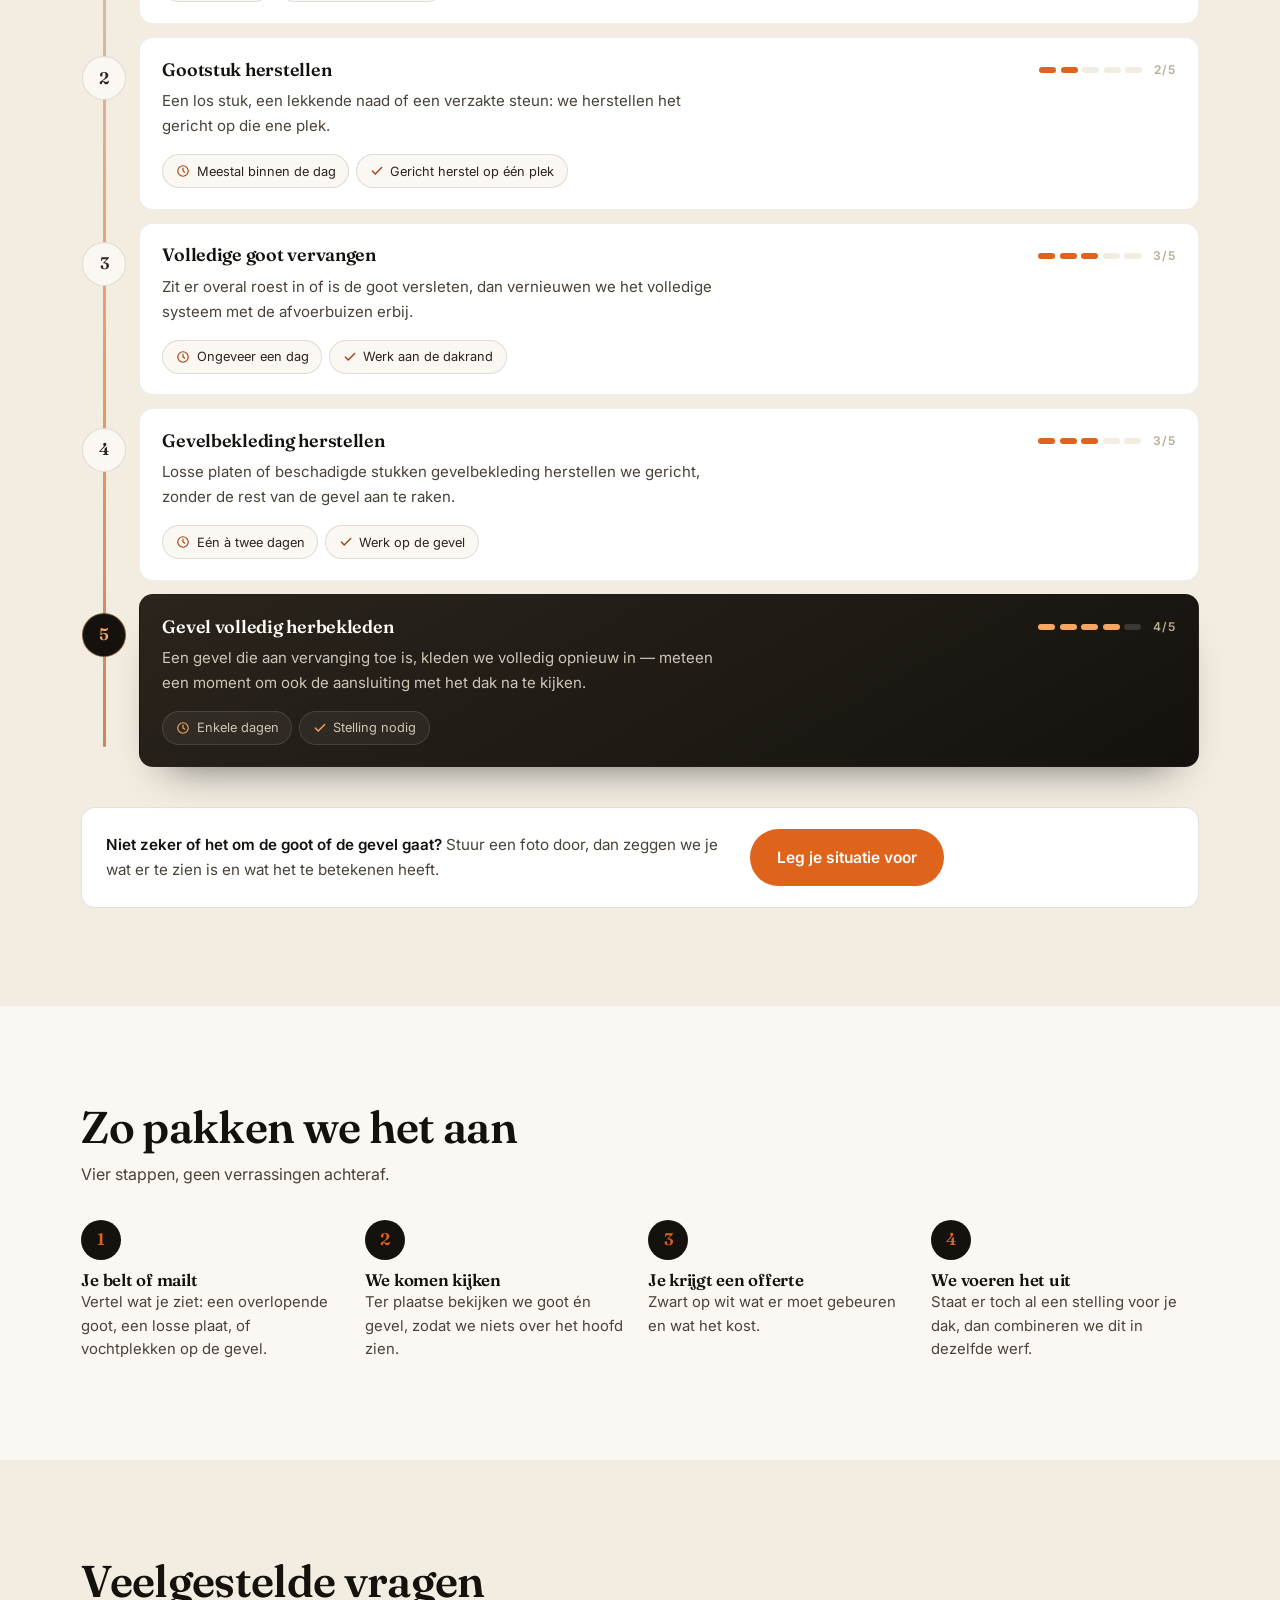
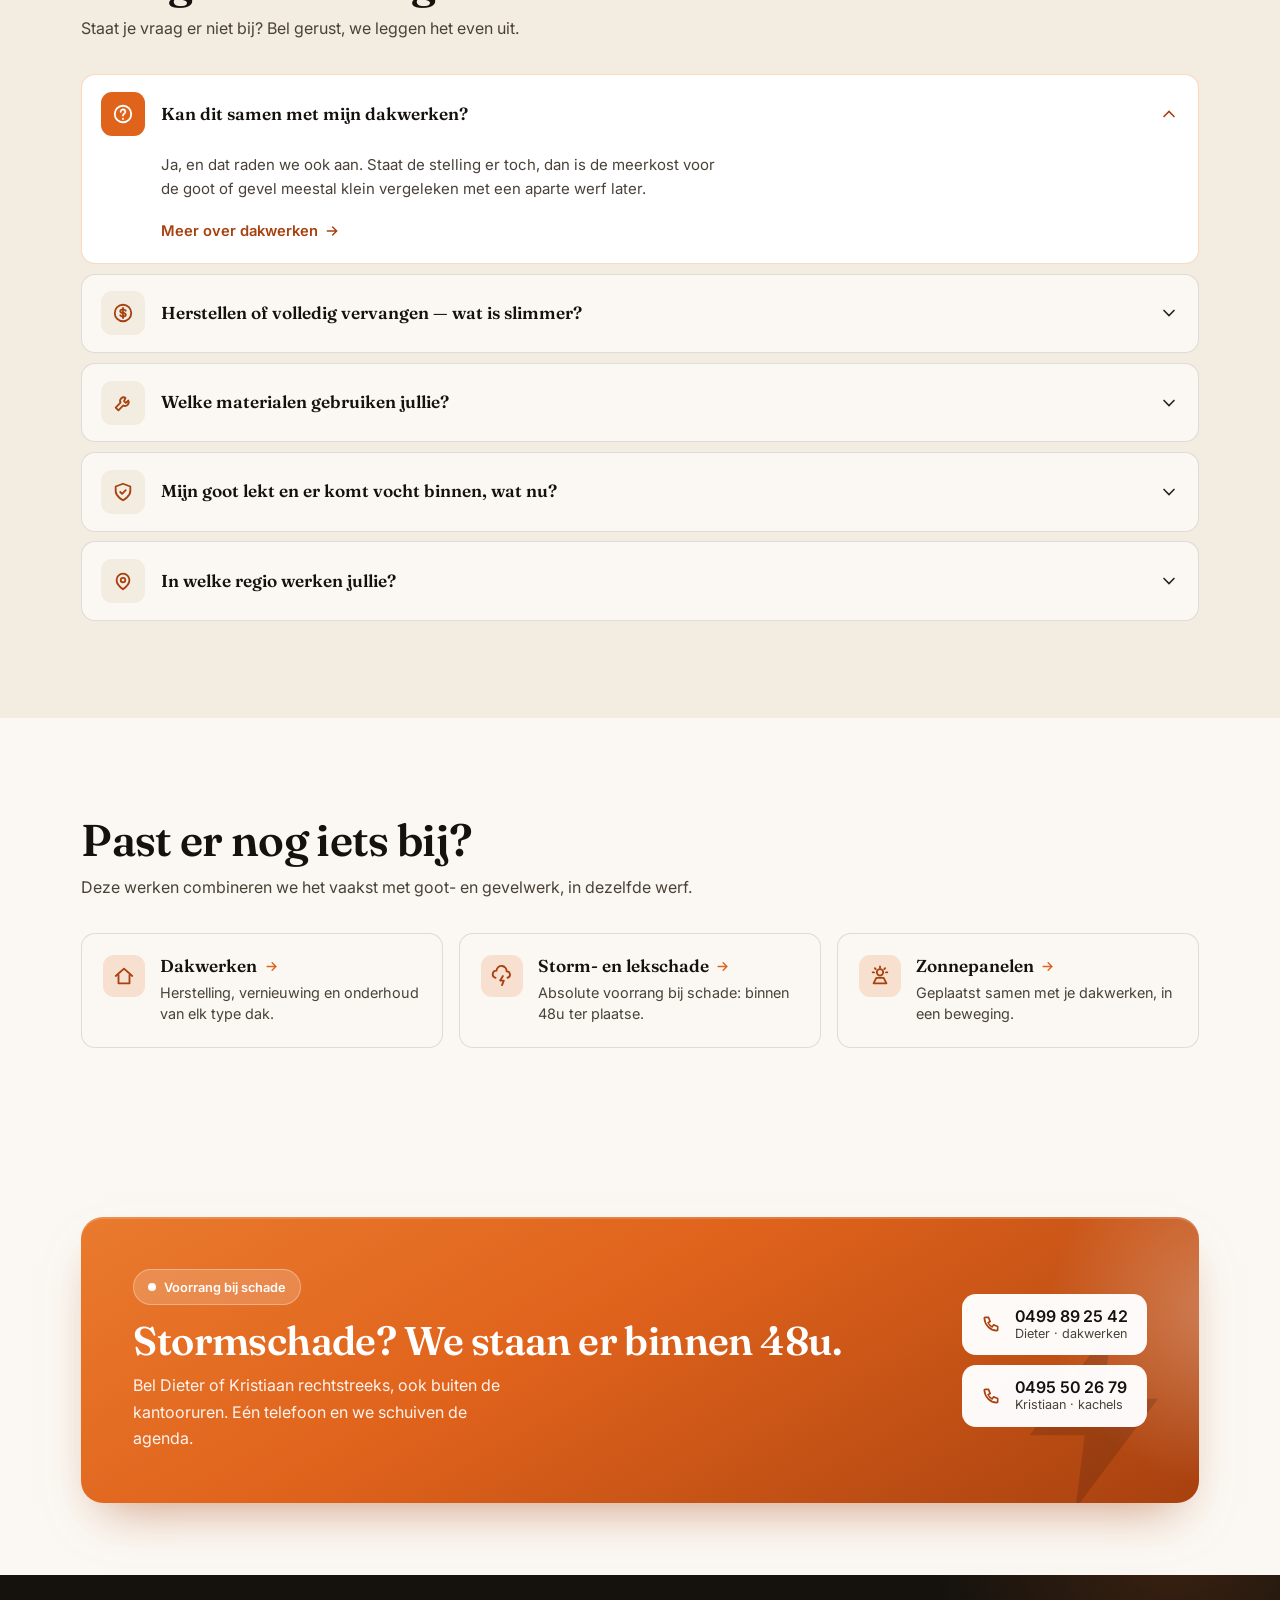
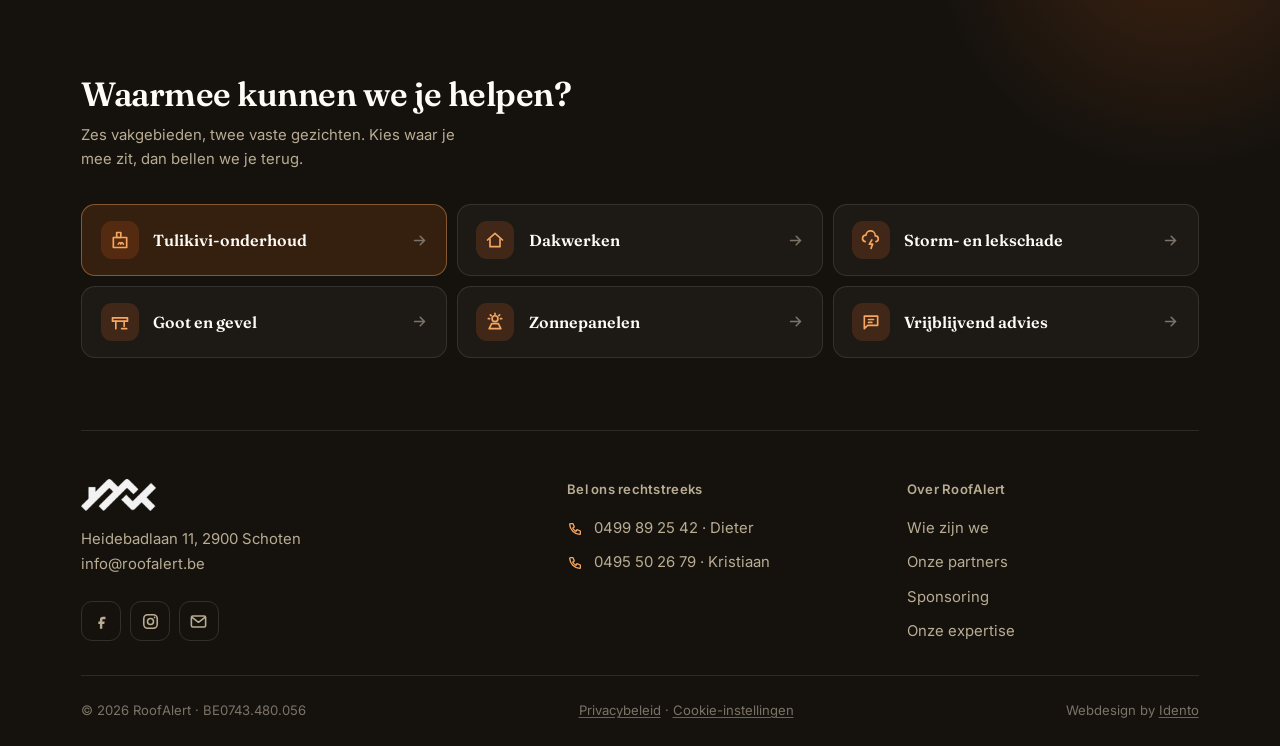
<file: diensten/goot-en-gevel/index.html>
<!DOCTYPE html>
<html lang="nl">
<head>
  <meta charset="utf-8">
  <meta name="viewport" content="width=device-width, initial-scale=1">
  <title>Goot en gevel — gootsystemen en gevelbekleding | RoofAlert</title>
  <meta name="description" content="Gootsystemen en gevelbekleding, geplaatst en hersteld. Werk dat we het vaakst combineren met dakwerken, met dezelfde stelling.">
  <meta name="robots" content="index, follow">
  <link rel="canonical" href="https://roofalert.be/diensten/goot-en-gevel/">
  <meta name="theme-color" content="#15120e">

  <meta property="og:type" content="website">
  <meta property="og:site_name" content="RoofAlert">
  <meta property="og:locale" content="nl_BE">
  <meta property="og:title" content="Goot en gevel — gootsystemen en gevelbekleding | RoofAlert">
  <meta property="og:description" content="Gootsystemen en gevelbekleding, geplaatst en hersteld. Werk dat we het vaakst combineren met dakwerken, met dezelfde stelling.">
  <meta property="og:url" content="https://roofalert.be/diensten/goot-en-gevel/">
  <meta property="og:image" content="https://roofalert.be/assets/img/logo.png">

  <link rel="icon" href="../../favicon.ico" sizes="any">
  <link rel="icon" href="../../assets/img/favicon.svg" type="image/svg+xml">
  <link rel="apple-touch-icon" href="../../assets/img/apple-touch-icon.png">
  <link rel="manifest" href="../../site.webmanifest">

  <link rel="preconnect" href="https://fonts.googleapis.com">
  <link rel="preconnect" href="https://fonts.gstatic.com" crossorigin>
  <link rel="preload" as="style" href="https://fonts.googleapis.com/css2?family=Fraunces:opsz,wght@9..144,500;9..144,600&family=Inter:wght@400;500;600&display=swap">
  <link href="https://fonts.googleapis.com/css2?family=Fraunces:opsz,wght@9..144,500;9..144,600&family=Inter:wght@400;500;600&display=swap" rel="stylesheet" media="print" onload="this.media='all'">
  <noscript><link href="https://fonts.googleapis.com/css2?family=Fraunces:opsz,wght@9..144,500;9..144,600&family=Inter:wght@400;500;600&display=swap" rel="stylesheet"></noscript>

  <!-- Volgorde is belangrijk: brand -> layout -> components -> pagina -->
  <link rel="stylesheet" href="../../assets/css/brand.css">
  <link rel="stylesheet" href="../../assets/css/layout.css">
  <link rel="stylesheet" href="../../assets/css/components.css">
  <link rel="stylesheet" href="../../assets/css/pages/dienst.css">

  <script type="application/ld+json">
  {
    "@context": "https://schema.org",
    "@type": "BreadcrumbList",
    "itemListElement": [
      { "@type": "ListItem", "position": 1, "name": "Home", "item": "https://roofalert.be/" },
      { "@type": "ListItem", "position": 2, "name": "Diensten", "item": "https://roofalert.be/diensten/" },
      { "@type": "ListItem", "position": 3, "name": "Goot en gevel", "item": "https://roofalert.be/diensten/goot-en-gevel/" }
    ]
  }
  </script>
  <script type="application/ld+json">
  {
    "@context": "https://schema.org",
    "@type": "Service",
    "name": "Goot en gevel",
    "description": "Plaatsing en herstelling van gootsystemen en gevelbekleding.",
    "serviceType": "Goot en gevel",
    "url": "https://roofalert.be/diensten/goot-en-gevel/",
    "areaServed": { "@type": "Country", "name": "BE" },
    "provider": { "@id": "https://roofalert.be/#bedrijf" }
  }
  </script>
</head>
<body>

<a class="skip-link" href="#main-content">Ga naar inhoud</a>

<header class="hdr" id="hdr">
  <div class="wrap hdr__in">
    <a href="../../" class="brand" aria-label="RoofAlert home">
      <img class="brand__logo" src="../../assets/img/logo.png" alt="RoofAlert">
    </a>
    <nav class="nav" id="mainNav" aria-label="Hoofdmenu">
      <div class="nav__item" id="megaItem">
        <button class="nav__trigger" aria-expanded="false" aria-haspopup="true">
          Diensten
          <svg viewBox="0 0 24 24" fill="none" stroke="currentColor" stroke-width="2.2" stroke-linecap="round" aria-hidden="true"><path d="M6 9l6 6 6-6"/></svg>
        </button>
        <div class="mega">
          <div class="mega__in">
            <span class="mega__lbl"><span>Onze expertise</span><a class="mega__all" href="../../diensten/">Alle diensten <svg viewBox="0 0 24 24" fill="none" stroke="currentColor" stroke-width="2.2" stroke-linecap="round" aria-hidden="true"><path d="M5 12h13M13 6l6 6-6 6"/></svg></a></span>

            <a class="mega__link" href="../../diensten/dakwerken/">
              <span class="mega__ic"><svg viewBox="0 0 24 24" fill="none" stroke="currentColor" stroke-width="2" stroke-linecap="round" stroke-linejoin="round" aria-hidden="true"><path d="M3 12L12 4l9 8"/><path d="M6 11v9h12v-9"/></svg></span>
              <span><b class="mega__t">Dakwerken</b><span class="mega__d">Herstelling, vernieuwing en onderhoud van elk type dak</span></span>
            </a>

            <a class="mega__link" href="../../diensten/kachels-en-schouwen/">
              <span class="mega__ic"><svg viewBox="0 0 24 24" fill="none" stroke="currentColor" stroke-width="2" stroke-linecap="round" stroke-linejoin="round" aria-hidden="true"><rect x="4" y="9" width="16" height="12"/><rect x="8" y="3" width="5" height="6"/><path d="M10 17q2-4 3 0 1-4 3 0"/></svg></span>
              <span><b class="mega__t">Kachels en schouwen</b><span class="mega__d">Reiniging, controle en herstelling van elk merk</span></span>
            </a>

            <a class="mega__link" href="../../diensten/goot-en-gevel/">
              <span class="mega__ic"><svg viewBox="0 0 24 24" fill="none" stroke="currentColor" stroke-width="2" stroke-linecap="round" stroke-linejoin="round" aria-hidden="true"><path d="M3 7h18v4H3z"/><path d="M7 11v9M17 11v6"/><path d="M14 20h6"/></svg></span>
              <span><b class="mega__t">Goot en gevel</b><span class="mega__d">Gootsystemen en gevelbekleding, geplaatst en hersteld</span></span>
            </a>

            <div class="mega__feat">
              <svg class="seal" viewBox="0 0 256 256" fill="currentColor" aria-hidden="true"><path d="M225.86,102.82c-3.77-3.94-7.67-8-9.14-11.57-1.36-3.27-1.44-8.69-1.52-13.94-.15-9.76-.31-20.82-8-28.51s-18.75-7.85-28.51-8c-5.25-.08-10.67-.16-13.94-1.52-3.56-1.47-7.63-5.37-11.57-9.14C146.28,23.51,138.44,16,128,16s-18.27,7.51-25.18,14.14c-3.94,3.77-8,7.67-11.57,9.14C88,40.64,82.56,40.72,77.31,40.8c-9.76.15-20.82.31-28.51,8S41,67.55,40.8,77.31c-.08,5.25-.16,10.67-1.52,13.94-1.47,3.56-5.37,7.63-9.14,11.57C23.51,109.72,16,117.56,16,128s7.51,18.27,14.14,25.18c3.77,3.94,7.67,8,9.14,11.57,1.36,3.27,1.44,8.69,1.52,13.94.15,9.76.31,20.82,8,28.51s18.75,7.85,28.51,8c5.25.08,10.67.16,13.94,1.52,3.56,1.47,7.63,5.37,11.57,9.14C109.72,232.49,117.56,240,128,240s18.27-7.51,25.18-14.14c3.94-3.77,8-7.67,11.57-9.14,3.27-1.36,8.69-1.44,13.94-1.52,9.76-.15,20.82-.31,28.51-8s7.85-18.75,8-28.51c.08-5.25.16-10.67,1.52-13.94,1.47-3.56,5.37-7.63,9.14-11.57C232.49,146.28,240,138.44,240,128S232.49,109.73,225.86,102.82Zm-11.55,39.29c-4.79,5-9.75,10.17-12.38,16.52-2.52,6.1-2.63,13.07-2.73,19.82-.1,7-.21,14.33-3.32,17.43s-10.39,3.22-17.43,3.32c-6.75.1-13.72.21-19.82,2.73-6.35,2.63-11.52,7.59-16.52,12.38S132,224,128,224s-9.15-4.92-14.11-9.69-10.17-9.75-16.52-12.38c-6.1-2.52-13.07-2.63-19.82-2.73-7-.1-14.33-.21-17.43-3.32s-3.22-10.39-3.32-17.43c-.1-6.75-.21-13.72-2.73-19.82-2.63-6.35-7.59-11.52-12.38-16.52S32,132,32,128s4.92-9.15,9.69-14.11,9.75-10.17,12.38-16.52c2.52-6.1,2.63-13.07,2.73-19.82.1-7,.21-14.33,3.32-17.43S70.51,56.9,77.55,56.8c6.75-.1,13.72-.21,19.82-2.73,6.35-2.63,11.52-7.59,16.52-12.38S124,32,128,32s9.15,4.92,14.11,9.69,10.17,9.75,16.52,12.38c6.1,2.52,13.07,2.63,19.82,2.73,7,.1,14.33.21,17.43,3.32s3.22,10.39,3.32,17.43c.1,6.75.21,13.72,2.73,19.82,2.63,6.35,7.59,11.52,12.38,16.52S224,124,224,128,219.08,137.15,214.31,142.11ZM173.66,98.34a8,8,0,0,1,0,11.32l-56,56a8,8,0,0,1-11.32,0l-24-24a8,8,0,0,1,11.32-11.32L112,148.69l50.34-50.35A8,8,0,0,1,173.66,98.34Z"/></svg>
              <strong>Tulikivi-onderhoud</strong>
              <p>De enige erkende hersteller van speksteenkachels in België. We komen tot in elke uithoek van het land.</p>
              <a href="../../diensten/tulikivi-onderhoud/">Ontdek wat we doen <svg viewBox="0 0 24 24" fill="none" stroke="currentColor" stroke-width="2.2" stroke-linecap="round" aria-hidden="true"><path d="M5 12h13M13 6l6 6-6 6"/></svg></a>
            </div>

            <a class="mega__link" href="../../diensten/storm-en-lekschade/">
              <span class="mega__ic"><svg viewBox="0 0 24 24" fill="none" stroke="currentColor" stroke-width="2" stroke-linecap="round" stroke-linejoin="round" aria-hidden="true"><path d="M5 14a4 4 0 011-7.9A5.5 5.5 0 0117 7a3.5 3.5 0 011 6.9"/><path d="M13 12l-3 5h4l-2 5"/></svg></span>
              <span><b class="mega__t">Storm- en lekschade</b><span class="mega__d">Absolute voorrang, binnen 48u ter plaatse</span></span>
            </a>

            <a class="mega__link" href="../../diensten/zonnepanelen/">
              <span class="mega__ic"><svg viewBox="0 0 24 24" fill="none" stroke="currentColor" stroke-width="2" stroke-linecap="round" stroke-linejoin="round" aria-hidden="true"><circle cx="12" cy="8" r="3.5"/><path d="M12 1.5v1.5M20 8h-1.5M5.5 8H4M17.6 3.4l-1 1M6.4 3.4l1 1"/><path d="M5 20l3-6h8l3 6z"/></svg></span>
              <span><b class="mega__t">Zonnepanelen</b><span class="mega__d">Geplaatst samen met je dakwerken, in één beweging</span></span>
            </a>

            <a class="mega__link" href="../../contact/">
              <span class="mega__ic"><svg viewBox="0 0 24 24" fill="none" stroke="currentColor" stroke-width="2" stroke-linecap="round" stroke-linejoin="round" aria-hidden="true"><path d="M4 5h16v11H8l-4 4z"/><path d="M9 9h6M9 12.5h4"/></svg></span>
              <span><b class="mega__t">Vrijblijvend advies</b><span class="mega__d">Niet zeker wat je nodig hebt? Bel of mail ons gerust</span></span>
            </a>
          </div>
        </div>
      </div>
      <a href="../../diensten/tulikivi-onderhoud/">Tulikivi</a>
      <a href="../../over-ons/">Over ons</a>
      <a href="../../contact/">Contact</a>
    </nav>
    <a href="../../offerte/" class="btn btn-primary hdr__cta">Offerte aanvragen</a>
    <button class="hdr__burger" id="burgerBtn" type="button" aria-expanded="false" aria-controls="mainNav" aria-label="Menu openen">
      <span></span><span></span><span></span>
    </button>
  </div>
</header>

<header class="page-header">
  <div class="wrap page-header__grid">
    <div>
      <span class="eyebrow"><svg viewBox="0 0 24 24" fill="none" stroke="currentColor" stroke-width="2.4" stroke-linecap="round" aria-hidden="true"><path d="M20 6L9 17l-5-5"/></svg> Onderdeel van elke dakwerf</span>
      <h1>Een gevel en goot die het water laten gaan waar het hoort.</h1>
      <p>Gootsystemen en gevelbekleding, geplaatst en hersteld. Werk dat we het vaakst combineren met dakwerken, want de stelling staat er dan toch al.</p>
      <div class="dienst-hero-acts">
        <a href="../../offerte/" class="btn btn-primary">Vraag je offerte aan</a>
        <a href="tel:+32499892542" class="btn btn-light">Bel Dieter · 0499 89 25 42</a>
      </div>
      <nav class="breadcrumb" aria-label="Kruimelpad">
        <a href="../../">Home</a>
        <span aria-hidden="true">›</span>
        <a href="../../diensten/">Diensten</a>
        <span aria-hidden="true">›</span>
        <span aria-current="page">Goot en gevel</span>
      </nav>
    </div>
    <div class="page-header__media">
      <img src="https://images.unsplash.com/photo-1632759145351-1d592919f522?fm=jpg&q=80&w=1100&auto=format&fit=crop" alt="Dakgoot en gevelbekleding aan een woning" loading="eager" onerror="this.remove()">
    </div>
  </div>
</header>

<main id="main-content">
  <section class="section section-first">
    <div class="wrap dienst-lead">
      <div class="dienst-lead__txt reveal">
        <h2>Wat we aan je goot en gevel doen</h2>
        <p>Een goot die overloopt of loskomt, lost water niet meer op waar het hoort — en dat water vindt uiteindelijk je gevel of je fundering. Vaak volstaat een herstelling van het gootstuk of de bevestiging.</p>
        <p>Is de goot versleten of zit er overal roest in, dan vernieuwen we het hele systeem inclusief de afvoerbuizen. Hetzelfde geldt voor gevelbekleding: een plaatselijke herstelling waar het kan, een volledige vernieuwing waar dat op termijn goedkoper uitkomt.</p>
      </div>

      <div class="reveal">
        <div class="dienst-call">
          <h2>Liever meteen iemand aan de lijn?</h2>
          <p>Bel Dieter rechtstreeks. Bij een lekkende goot die schade veroorzaakt, plannen we snel in.</p>
          <div class="dienst-call__list">
            <a href="tel:+32499892542"><svg viewBox="0 0 24 24" fill="none" stroke="currentColor" stroke-width="2" stroke-linecap="round" stroke-linejoin="round" aria-hidden="true"><path d="M5 4h4l2 5-2.5 1.5a11 11 0 005 5L15 13l5 2v4a1 1 0 01-1.1 1A16 16 0 014 5.1 1 1 0 015 4z"/></svg><span><b>0499 89 25 42</b><small>Dieter · dakwerken</small></span></a>
            <a href="mailto:info@roofalert.be"><svg viewBox="0 0 24 24" fill="none" stroke="currentColor" stroke-width="2" stroke-linecap="round" stroke-linejoin="round" aria-hidden="true"><rect x="3" y="5" width="18" height="14" rx="2"/><path d="M3.5 6.5L12 13l8.5-6.5"/></svg><span><b>info@roofalert.be</b><small>Antwoord per mail</small></span></a>
          </div>
        </div>
      </div>
    </div>
  </section>

  <section class="section section-alt">
    <div class="wrap">
      <div class="dienst-head reveal">
        <h2>Van reiniging tot volledige gevelbekleding</h2>
        <p>Gerangschikt van de lichtste ingreep naar de zwaarste.</p>
      </div>

      <div class="scale-key" aria-hidden="true">
        <span>Lichte ingreep</span>
        <span class="scale-key__bar"></span>
        <span>Zware ingreep</span>
      </div>

      <div class="ladder">
      <article class="rung reveal">
        <span class="rung__n" aria-hidden="true">1</span>
        <div class="rung__top">
          <h3>Goot reinigen en nazicht</h3>
          <span class="meter" role="img" aria-label="Ingreep: 1 op 5"><i class="on"></i><i></i><i></i><i></i><i></i><b>1/5</b></span>
        </div>
        <p>Bladeren en vuil verwijderen en de afvoer controleren. Een verstopte goot is de meest voorkomende oorzaak van overlopend water.</p>
        <div class="rung__meta">
          <span><svg viewBox="0 0 24 24" fill="none" stroke="currentColor" stroke-width="2" stroke-linecap="round" aria-hidden="true"><circle cx="12" cy="12" r="9"/><path d="M12 7v5l3 2"/></svg>Halve dag</span>
          <span><svg viewBox="0 0 24 24" fill="none" stroke="currentColor" stroke-width="2.4" stroke-linecap="round" aria-hidden="true"><path d="M20 6L9 17l-5-5"/></svg>Geen stelling nodig</span>
        </div>
      </article>
      <article class="rung reveal">
        <span class="rung__n" aria-hidden="true">2</span>
        <div class="rung__top">
          <h3>Gootstuk herstellen</h3>
          <span class="meter" role="img" aria-label="Ingreep: 2 op 5"><i class="on"></i><i class="on"></i><i></i><i></i><i></i><b>2/5</b></span>
        </div>
        <p>Een los stuk, een lekkende naad of een verzakte steun: we herstellen het gericht op die ene plek.</p>
        <div class="rung__meta">
          <span><svg viewBox="0 0 24 24" fill="none" stroke="currentColor" stroke-width="2" stroke-linecap="round" aria-hidden="true"><circle cx="12" cy="12" r="9"/><path d="M12 7v5l3 2"/></svg>Meestal binnen de dag</span>
          <span><svg viewBox="0 0 24 24" fill="none" stroke="currentColor" stroke-width="2.4" stroke-linecap="round" aria-hidden="true"><path d="M20 6L9 17l-5-5"/></svg>Gericht herstel op één plek</span>
        </div>
      </article>
      <article class="rung reveal">
        <span class="rung__n" aria-hidden="true">3</span>
        <div class="rung__top">
          <h3>Volledige goot vervangen</h3>
          <span class="meter" role="img" aria-label="Ingreep: 3 op 5"><i class="on"></i><i class="on"></i><i class="on"></i><i></i><i></i><b>3/5</b></span>
        </div>
        <p>Zit er overal roest in of is de goot versleten, dan vernieuwen we het volledige systeem met de afvoerbuizen erbij.</p>
        <div class="rung__meta">
          <span><svg viewBox="0 0 24 24" fill="none" stroke="currentColor" stroke-width="2" stroke-linecap="round" aria-hidden="true"><circle cx="12" cy="12" r="9"/><path d="M12 7v5l3 2"/></svg>Ongeveer een dag</span>
          <span><svg viewBox="0 0 24 24" fill="none" stroke="currentColor" stroke-width="2.4" stroke-linecap="round" aria-hidden="true"><path d="M20 6L9 17l-5-5"/></svg>Werk aan de dakrand</span>
        </div>
      </article>
      <article class="rung reveal">
        <span class="rung__n" aria-hidden="true">4</span>
        <div class="rung__top">
          <h3>Gevelbekleding herstellen</h3>
          <span class="meter" role="img" aria-label="Ingreep: 3 op 5"><i class="on"></i><i class="on"></i><i class="on"></i><i></i><i></i><b>3/5</b></span>
        </div>
        <p>Losse platen of beschadigde stukken gevelbekleding herstellen we gericht, zonder de rest van de gevel aan te raken.</p>
        <div class="rung__meta">
          <span><svg viewBox="0 0 24 24" fill="none" stroke="currentColor" stroke-width="2" stroke-linecap="round" aria-hidden="true"><circle cx="12" cy="12" r="9"/><path d="M12 7v5l3 2"/></svg>Eén à twee dagen</span>
          <span><svg viewBox="0 0 24 24" fill="none" stroke="currentColor" stroke-width="2.4" stroke-linecap="round" aria-hidden="true"><path d="M20 6L9 17l-5-5"/></svg>Werk op de gevel</span>
        </div>
      </article>
      <article class="rung rung--top reveal">
        <span class="rung__n" aria-hidden="true">5</span>
        <div class="rung__top">
          <h3>Gevel volledig herbekleden</h3>
          <span class="meter" role="img" aria-label="Ingreep: 4 op 5"><i class="on"></i><i class="on"></i><i class="on"></i><i class="on"></i><i></i><b>4/5</b></span>
        </div>
        <p>Een gevel die aan vervanging toe is, kleden we volledig opnieuw in — meteen een moment om ook de aansluiting met het dak na te kijken.</p>
        <div class="rung__meta">
          <span><svg viewBox="0 0 24 24" fill="none" stroke="currentColor" stroke-width="2" stroke-linecap="round" aria-hidden="true"><circle cx="12" cy="12" r="9"/><path d="M12 7v5l3 2"/></svg>Enkele dagen</span>
          <span><svg viewBox="0 0 24 24" fill="none" stroke="currentColor" stroke-width="2.4" stroke-linecap="round" aria-hidden="true"><path d="M20 6L9 17l-5-5"/></svg>Stelling nodig</span>
        </div>
      </article>
      </div>

      <div class="ladder-note reveal">
        <p><strong>Niet zeker of het om de goot of de gevel gaat?</strong> Stuur een foto door, dan zeggen we je wat er te zien is en wat het te betekenen heeft.</p>
        <a href="../../offerte/" class="btn btn-primary">Leg je situatie voor</a>
      </div>
    </div>
  </section>

  <section class="section">
    <div class="wrap">
      <div class="dienst-head reveal">
        <h2>Zo pakken we het aan</h2>
        <p>Vier stappen, geen verrassingen achteraf.</p>
      </div>
      <ol class="steps">
        <li class="step reveal">
          <span class="step__n">1</span>
          <div>
            <h3>Je belt of mailt</h3>
            <p>Vertel wat je ziet: een overlopende goot, een losse plaat, of vochtplekken op de gevel.</p>
          </div>
        </li>
        <li class="step reveal">
          <span class="step__n">2</span>
          <div>
            <h3>We komen kijken</h3>
            <p>Ter plaatse bekijken we goot én gevel, zodat we niets over het hoofd zien.</p>
          </div>
        </li>
        <li class="step reveal">
          <span class="step__n">3</span>
          <div>
            <h3>Je krijgt een offerte</h3>
            <p>Zwart op wit wat er moet gebeuren en wat het kost.</p>
          </div>
        </li>
        <li class="step reveal">
          <span class="step__n">4</span>
          <div>
            <h3>We voeren het uit</h3>
            <p>Staat er toch al een stelling voor je dak, dan combineren we dit in dezelfde werf.</p>
          </div>
        </li>
      </ol>
    </div>
  </section>

  <section class="section section-alt">
    <div class="wrap">
      <div class="dienst-head reveal">
        <h2>Veelgestelde vragen</h2>
        <p>Staat je vraag er niet bij? Bel gerust, we leggen het even uit.</p>
      </div>
      <div class="acc">
      <div class="acc-item" data-open="true">
        <button class="acc-btn" aria-expanded="true">
          <span class="acc-ic"><svg viewBox="0 0 24 24" fill="none" stroke="currentColor" stroke-width="2" stroke-linecap="round" stroke-linejoin="round" aria-hidden="true"><circle cx="12" cy="12" r="9"/><path d="M9.5 9.5a2.5 2.5 0 114 2c-.9.7-1.5 1.2-1.5 2.2"/><path d="M12 17.2v.2"/></svg></span>
          <span class="acc-ttl">Kan dit samen met mijn dakwerken?</span>
          <svg class="acc-chev" viewBox="0 0 24 24" fill="none" stroke="currentColor" stroke-width="2" stroke-linecap="round" aria-hidden="true"><path d="M6 9l6 6 6-6"/></svg>
        </button>
        <div class="acc-body"><div class="acc-inner"><div class="acc-pad">
          <p>Ja, en dat raden we ook aan. Staat de stelling er toch, dan is de meerkost voor de goot of gevel meestal klein vergeleken met een aparte werf later.</p>
          <a href="../dakwerken/" class="acc-link">Meer over dakwerken <svg viewBox="0 0 24 24" fill="none" stroke="currentColor" stroke-width="2.2" stroke-linecap="round" aria-hidden="true"><path d="M5 12h13M13 6l6 6-6 6"/></svg></a>
        </div></div></div>
      </div>
      <div class="acc-item">
        <button class="acc-btn" aria-expanded="false">
          <span class="acc-ic"><svg viewBox="0 0 24 24" fill="none" stroke="currentColor" stroke-width="2" stroke-linecap="round" stroke-linejoin="round" aria-hidden="true"><circle cx="12" cy="12" r="9"/><path d="M15 9.5c-.6-1-1.8-1.5-3-1.5-1.7 0-3 .8-3 2s1.3 1.8 3 2 3 .8 3 2-1.3 2-3 2c-1.2 0-2.4-.5-3-1.5"/><path d="M12 6.5v11"/></svg></span>
          <span class="acc-ttl">Herstellen of volledig vervangen — wat is slimmer?</span>
          <svg class="acc-chev" viewBox="0 0 24 24" fill="none" stroke="currentColor" stroke-width="2" stroke-linecap="round" aria-hidden="true"><path d="M6 9l6 6 6-6"/></svg>
        </button>
        <div class="acc-body"><div class="acc-inner"><div class="acc-pad">
          <p>Dat hangt af van de staat van het materiaal en hoe vaak je al moest herstellen. We zeggen je eerlijk wanneer herstellen volstaat en wanneer vervangen op termijn goedkoper is.</p>
          <a href="../../offerte/" class="acc-link">Vraag je offerte aan <svg viewBox="0 0 24 24" fill="none" stroke="currentColor" stroke-width="2.2" stroke-linecap="round" aria-hidden="true"><path d="M5 12h13M13 6l6 6-6 6"/></svg></a>
        </div></div></div>
      </div>
      <div class="acc-item">
        <button class="acc-btn" aria-expanded="false">
          <span class="acc-ic"><svg viewBox="0 0 24 24" fill="none" stroke="currentColor" stroke-width="2" stroke-linecap="round" stroke-linejoin="round" aria-hidden="true"><path d="M14.7 6.3a4 4 0 00-5.4 5.4L4 17l3 3 5.3-5.3a4 4 0 005.4-5.4l-2.6 2.6-2-2z"/></svg></span>
          <span class="acc-ttl">Welke materialen gebruiken jullie?</span>
          <svg class="acc-chev" viewBox="0 0 24 24" fill="none" stroke="currentColor" stroke-width="2" stroke-linecap="round" aria-hidden="true"><path d="M6 9l6 6 6-6"/></svg>
        </button>
        <div class="acc-body"><div class="acc-inner"><div class="acc-pad">
          <p>Dat hangt af van je gevel en je dak. We bekijken ter plaatse wat het beste aansluit bij het bestaande materiaal en je budget.</p>
          <a href="../../offerte/" class="acc-link">Bespreek je situatie <svg viewBox="0 0 24 24" fill="none" stroke="currentColor" stroke-width="2.2" stroke-linecap="round" aria-hidden="true"><path d="M5 12h13M13 6l6 6-6 6"/></svg></a>
        </div></div></div>
      </div>
      <div class="acc-item">
        <button class="acc-btn" aria-expanded="false">
          <span class="acc-ic"><svg viewBox="0 0 24 24" fill="none" stroke="currentColor" stroke-width="2" stroke-linecap="round" stroke-linejoin="round" aria-hidden="true"><path d="M12 21s-8-4-8-10V6l8-3 8 3v5c0 6-8 10-8 10z"/><path d="M9 12l2 2 4-4"/></svg></span>
          <span class="acc-ttl">Mijn goot lekt en er komt vocht binnen, wat nu?</span>
          <svg class="acc-chev" viewBox="0 0 24 24" fill="none" stroke="currentColor" stroke-width="2" stroke-linecap="round" aria-hidden="true"><path d="M6 9l6 6 6-6"/></svg>
        </button>
        <div class="acc-body"><div class="acc-inner"><div class="acc-pad">
          <p>Bel ons meteen. Een lekkende goot die tegen de gevel of binnenmuur aan loopt, kan snel voor bijkomende schade zorgen.</p>
          <a href="tel:+32499892542" class="acc-link">Bel Dieter <svg viewBox="0 0 24 24" fill="none" stroke="currentColor" stroke-width="2.2" stroke-linecap="round" aria-hidden="true"><path d="M5 12h13M13 6l6 6-6 6"/></svg></a>
        </div></div></div>
      </div>
      <div class="acc-item">
        <button class="acc-btn" aria-expanded="false">
          <span class="acc-ic"><svg viewBox="0 0 24 24" fill="none" stroke="currentColor" stroke-width="2" stroke-linecap="round" stroke-linejoin="round" aria-hidden="true"><path d="M12 21s-7-4.7-7-10a7 7 0 0114 0c0 5.3-7 10-7 10z"/><circle cx="12" cy="11" r="2.5"/></svg></span>
          <span class="acc-ttl">In welke regio werken jullie?</span>
          <svg class="acc-chev" viewBox="0 0 24 24" fill="none" stroke="currentColor" stroke-width="2" stroke-linecap="round" aria-hidden="true"><path d="M6 9l6 6 6-6"/></svg>
        </button>
        <div class="acc-body"><div class="acc-inner"><div class="acc-pad">
          <p>Voor goot- en gevelwerken zijn we actief in de regio Antwerpen en omstreken, vanuit Schoten.</p>
          <a href="../dakwerken/" class="acc-link">Meer over dakwerken <svg viewBox="0 0 24 24" fill="none" stroke="currentColor" stroke-width="2.2" stroke-linecap="round" aria-hidden="true"><path d="M5 12h13M13 6l6 6-6 6"/></svg></a>
        </div></div></div>
      </div>
      </div>
    </div>
  </section>

  <section class="section">
    <div class="wrap">
      <div class="dienst-head reveal">
        <h2>Past er nog iets bij?</h2>
        <p>Deze werken combineren we het vaakst met goot- en gevelwerk, in dezelfde werf.</p>
      </div>
      <div class="svc-grid dienst-more">
        <a class="svc-card" href="../../diensten/dakwerken/">
          <span class="svc-card__ic"><svg viewBox="0 0 24 24" fill="none" stroke="currentColor" stroke-width="2" stroke-linecap="round" stroke-linejoin="round" aria-hidden="true"><path d="M3 12L12 4l9 8"/><path d="M6 11v9h12v-9"/></svg></span>
          <span class="svc-card__body">
            <span class="svc-card__t">Dakwerken <svg viewBox="0 0 24 24" fill="none" stroke="currentColor" stroke-width="2.2" stroke-linecap="round" aria-hidden="true"><path d="M5 12h13M13 6l6 6-6 6"/></svg></span>
            <span class="svc-card__d">Herstelling, vernieuwing en onderhoud van elk type dak.</span>
          </span>
        </a>
        <a class="svc-card" href="../../diensten/storm-en-lekschade/">
          <span class="svc-card__ic"><svg viewBox="0 0 24 24" fill="none" stroke="currentColor" stroke-width="2" stroke-linecap="round" stroke-linejoin="round" aria-hidden="true"><path d="M5 14a4 4 0 011-7.9A5.5 5.5 0 0117 7a3.5 3.5 0 011 6.9"/><path d="M13 12l-3 5h4l-2 5"/></svg></span>
          <span class="svc-card__body">
            <span class="svc-card__t">Storm- en lekschade <svg viewBox="0 0 24 24" fill="none" stroke="currentColor" stroke-width="2.2" stroke-linecap="round" aria-hidden="true"><path d="M5 12h13M13 6l6 6-6 6"/></svg></span>
            <span class="svc-card__d">Absolute voorrang bij schade: binnen 48u ter plaatse.</span>
          </span>
        </a>
        <a class="svc-card" href="../../diensten/zonnepanelen/">
          <span class="svc-card__ic"><svg viewBox="0 0 24 24" fill="none" stroke="currentColor" stroke-width="2" stroke-linecap="round" stroke-linejoin="round" aria-hidden="true"><circle cx="12" cy="8" r="3.5"/><path d="M12 1.5v1.5M20 8h-1.5M5.5 8H4M17.6 3.4l-1 1M6.4 3.4l1 1"/><path d="M5 20l3-6h8l3 6z"/></svg></span>
          <span class="svc-card__body">
            <span class="svc-card__t">Zonnepanelen <svg viewBox="0 0 24 24" fill="none" stroke="currentColor" stroke-width="2.2" stroke-linecap="round" aria-hidden="true"><path d="M5 12h13M13 6l6 6-6 6"/></svg></span>
            <span class="svc-card__d">Geplaatst samen met je dakwerken, in een beweging.</span>
          </span>
        </a>
      </div>
    </div>
  </section>

<section class="storm">
  <div class="wrap">
    <div class="storm-card reveal">
      <svg class="storm-bolt" viewBox="0 0 24 24" fill="currentColor" aria-hidden="true"><path d="M13 2L4 14h6l-1 8 9-12h-6l1-8z"/></svg>
      <div class="storm-in">
        <div>
          <span class="storm-pill"><span></span>Voorrang bij schade</span>
          <h2>Stormschade? We staan er binnen 48u.</h2>
          <p>Bel Dieter of Kristiaan rechtstreeks, ook buiten de kantooruren. Eén telefoon en we schuiven de agenda.</p>
        </div>
        <div class="storm-acts">
          <a href="tel:+32499892542" class="storm-btn">
            <svg viewBox="0 0 24 24" fill="none" stroke="currentColor" stroke-width="2" stroke-linecap="round" stroke-linejoin="round" aria-hidden="true"><path d="M5 4h4l2 5-2.5 1.5a11 11 0 005 5L15 13l5 2v4a1 1 0 01-1.1 1A16 16 0 014 5.1 1 1 0 015 4z"/></svg>
            <span><b>0499 89 25 42</b><small>Dieter · dakwerken</small></span>
          </a>
          <a href="tel:+32495502679" class="storm-btn">
            <svg viewBox="0 0 24 24" fill="none" stroke="currentColor" stroke-width="2" stroke-linecap="round" stroke-linejoin="round" aria-hidden="true"><path d="M5 4h4l2 5-2.5 1.5a11 11 0 005 5L15 13l5 2v4a1 1 0 01-1.1 1A16 16 0 014 5.1 1 1 0 015 4z"/></svg>
            <span><b>0495 50 26 79</b><small>Kristiaan · kachels</small></span>
          </a>
        </div>
      </div>
    </div>
  </div>
</section>
</main>

<footer class="ftr" id="contact">
  <div class="wrap">
    <div class="ftr__spot">
      <h3>Waarmee kunnen we je helpen?</h3>
      <p>Zes vakgebieden, twee vaste gezichten. Kies waar je mee zit, dan bellen we je terug.</p>
      <div class="ftr__tiles">

        <a class="ftr__tile ftr__tile--hl" href="../../diensten/tulikivi-onderhoud/">
          <span class="ftr__tile-ic"><svg viewBox="0 0 24 24" fill="none" stroke="currentColor" stroke-width="2" stroke-linecap="round" stroke-linejoin="round" aria-hidden="true"><rect x="4" y="9" width="16" height="12"/><rect x="8" y="3" width="5" height="6"/><path d="M10 17q2-4 3 0 1-4 3 0"/></svg></span>
          <span class="ftr__tile-t">Tulikivi-onderhoud</span>
          <svg class="ftr__tile-ar" viewBox="0 0 24 24" fill="none" stroke="currentColor" stroke-width="2.2" stroke-linecap="round" aria-hidden="true"><path d="M5 12h13M13 6l6 6-6 6"/></svg>
        </a>

        <a class="ftr__tile" href="../../diensten/dakwerken/">
          <span class="ftr__tile-ic"><svg viewBox="0 0 24 24" fill="none" stroke="currentColor" stroke-width="2" stroke-linecap="round" stroke-linejoin="round" aria-hidden="true"><path d="M3 12L12 4l9 8"/><path d="M6 11v9h12v-9"/></svg></span>
          <span class="ftr__tile-t">Dakwerken</span>
          <svg class="ftr__tile-ar" viewBox="0 0 24 24" fill="none" stroke="currentColor" stroke-width="2.2" stroke-linecap="round" aria-hidden="true"><path d="M5 12h13M13 6l6 6-6 6"/></svg>
        </a>

        <a class="ftr__tile" href="../../diensten/storm-en-lekschade/">
          <span class="ftr__tile-ic"><svg viewBox="0 0 24 24" fill="none" stroke="currentColor" stroke-width="2" stroke-linecap="round" stroke-linejoin="round" aria-hidden="true"><path d="M5 14a4 4 0 011-7.9A5.5 5.5 0 0117 7a3.5 3.5 0 011 6.9"/><path d="M13 12l-3 5h4l-2 5"/></svg></span>
          <span class="ftr__tile-t">Storm- en lekschade</span>
          <svg class="ftr__tile-ar" viewBox="0 0 24 24" fill="none" stroke="currentColor" stroke-width="2.2" stroke-linecap="round" aria-hidden="true"><path d="M5 12h13M13 6l6 6-6 6"/></svg>
        </a>

        <a class="ftr__tile" href="../../diensten/goot-en-gevel/">
          <span class="ftr__tile-ic"><svg viewBox="0 0 24 24" fill="none" stroke="currentColor" stroke-width="2" stroke-linecap="round" stroke-linejoin="round" aria-hidden="true"><path d="M3 7h18v4H3z"/><path d="M7 11v9M17 11v6"/><path d="M14 20h6"/></svg></span>
          <span class="ftr__tile-t">Goot en gevel</span>
          <svg class="ftr__tile-ar" viewBox="0 0 24 24" fill="none" stroke="currentColor" stroke-width="2.2" stroke-linecap="round" aria-hidden="true"><path d="M5 12h13M13 6l6 6-6 6"/></svg>
        </a>

        <a class="ftr__tile" href="../../diensten/zonnepanelen/">
          <span class="ftr__tile-ic"><svg viewBox="0 0 24 24" fill="none" stroke="currentColor" stroke-width="2" stroke-linecap="round" stroke-linejoin="round" aria-hidden="true"><circle cx="12" cy="8" r="3.5"/><path d="M12 1.5v1.5M20 8h-1.5M5.5 8H4M17.6 3.4l-1 1M6.4 3.4l1 1"/><path d="M5 20l3-6h8l3 6z"/></svg></span>
          <span class="ftr__tile-t">Zonnepanelen</span>
          <svg class="ftr__tile-ar" viewBox="0 0 24 24" fill="none" stroke="currentColor" stroke-width="2.2" stroke-linecap="round" aria-hidden="true"><path d="M5 12h13M13 6l6 6-6 6"/></svg>
        </a>

        <a class="ftr__tile" href="mailto:info@roofalert.be">
          <span class="ftr__tile-ic"><svg viewBox="0 0 24 24" fill="none" stroke="currentColor" stroke-width="2" stroke-linecap="round" stroke-linejoin="round" aria-hidden="true"><path d="M4 5h16v11H8l-4 4z"/><path d="M9 9h6M9 12.5h4"/></svg></span>
          <span class="ftr__tile-t">Vrijblijvend advies</span>
          <svg class="ftr__tile-ar" viewBox="0 0 24 24" fill="none" stroke="currentColor" stroke-width="2.2" stroke-linecap="round" aria-hidden="true"><path d="M5 12h13M13 6l6 6-6 6"/></svg>
        </a>

      </div>
    </div>

    <div class="ftr__grid">
      <div>
        <div class="brand">
          <img class="brand__logo" src="../../assets/img/logo.png" alt="RoofAlert">
        </div>
        <p class="ftr__addr">Heidebadlaan 11, 2900 Schoten<br><a href="mailto:info@roofalert.be">info@roofalert.be</a></p>
        <div class="ftr__social">
          <a href="https://www.facebook.com/RoofAlert" aria-label="Facebook" target="_blank" rel="noopener"><svg viewBox="0 0 24 24" fill="currentColor" aria-hidden="true"><path d="M14 9h3V6h-3a4 4 0 00-4 4v2H8v3h2v6h3v-6h2.5l.5-3h-3v-2a1 1 0 011-1z"/></svg></a>
          <a href="https://www.instagram.com/roofalert/" aria-label="Instagram" target="_blank" rel="noopener"><svg viewBox="0 0 24 24" fill="none" stroke="currentColor" stroke-width="2" aria-hidden="true"><rect x="3.5" y="3.5" width="17" height="17" rx="5"/><circle cx="12" cy="12" r="3.8"/><circle cx="17.2" cy="6.8" r="1.1" fill="currentColor" stroke="none"/></svg></a>
          <a href="mailto:info@roofalert.be" aria-label="E-mail"><svg viewBox="0 0 24 24" fill="none" stroke="currentColor" stroke-width="2" stroke-linecap="round" stroke-linejoin="round" aria-hidden="true"><rect x="3" y="5" width="18" height="14" rx="2"/><path d="M3.5 6.5L12 13l8.5-6.5"/></svg></a>
        </div>
      </div>
      <div>
        <h4>Bel ons rechtstreeks</h4>
        <ul>
          <li><a class="ftr__call" href="tel:+32499892542"><svg viewBox="0 0 24 24" fill="none" stroke="currentColor" stroke-width="2" stroke-linecap="round" stroke-linejoin="round" aria-hidden="true"><path d="M5 4h4l2 5-2.5 1.5a11 11 0 005 5L15 13l5 2v4a1 1 0 01-1.1 1A16 16 0 014 5.1 1 1 0 015 4z"/></svg>0499 89 25 42 · Dieter</a></li>
          <li><a class="ftr__call" href="tel:+32495502679"><svg viewBox="0 0 24 24" fill="none" stroke="currentColor" stroke-width="2" stroke-linecap="round" stroke-linejoin="round" aria-hidden="true"><path d="M5 4h4l2 5-2.5 1.5a11 11 0 005 5L15 13l5 2v4a1 1 0 01-1.1 1A16 16 0 014 5.1 1 1 0 015 4z"/></svg>0495 50 26 79 · Kristiaan</a></li>
        </ul>
      </div>
      <div>
        <h4>Over RoofAlert</h4>
        <ul>
          <li><a href="../../over-ons/">Wie zijn we</a></li>
          <li><a href="../../over-ons/#partners">Onze partners</a></li>
          <li><a href="../../over-ons/#partners">Sponsoring</a></li>
          <li><a href="../../diensten/">Onze expertise</a></li>
        </ul>
      </div>
    </div>

    <div class="ftr__bot">
      <span>© <span id="jaar">2026</span> RoofAlert · BE0743.480.056</span>
      <span><a href="../../privacy/">Privacybeleid</a> · <a href="#" data-cookie-settings>Cookie-instellingen</a></span>
      <span>Webdesign by <a href="https://idento.be/" target="_blank" rel="noopener">Idento</a></span>
    </div>
  </div>
</footer>

<div class="bar">
  <a href="tel:+32499892542" class="btn btn-ghost">Bel ons</a>
  <a href="../../offerte/" class="btn btn-primary">Offerte</a>
</div>

<script src="../../assets/js/cookie-consent.js" data-privacy-url="../../privacy/" defer></script>
<script src="../../assets/js/analytics.js" defer></script>
<script src="../../assets/js/site.js" defer></script>
</body>
</html>
</file>
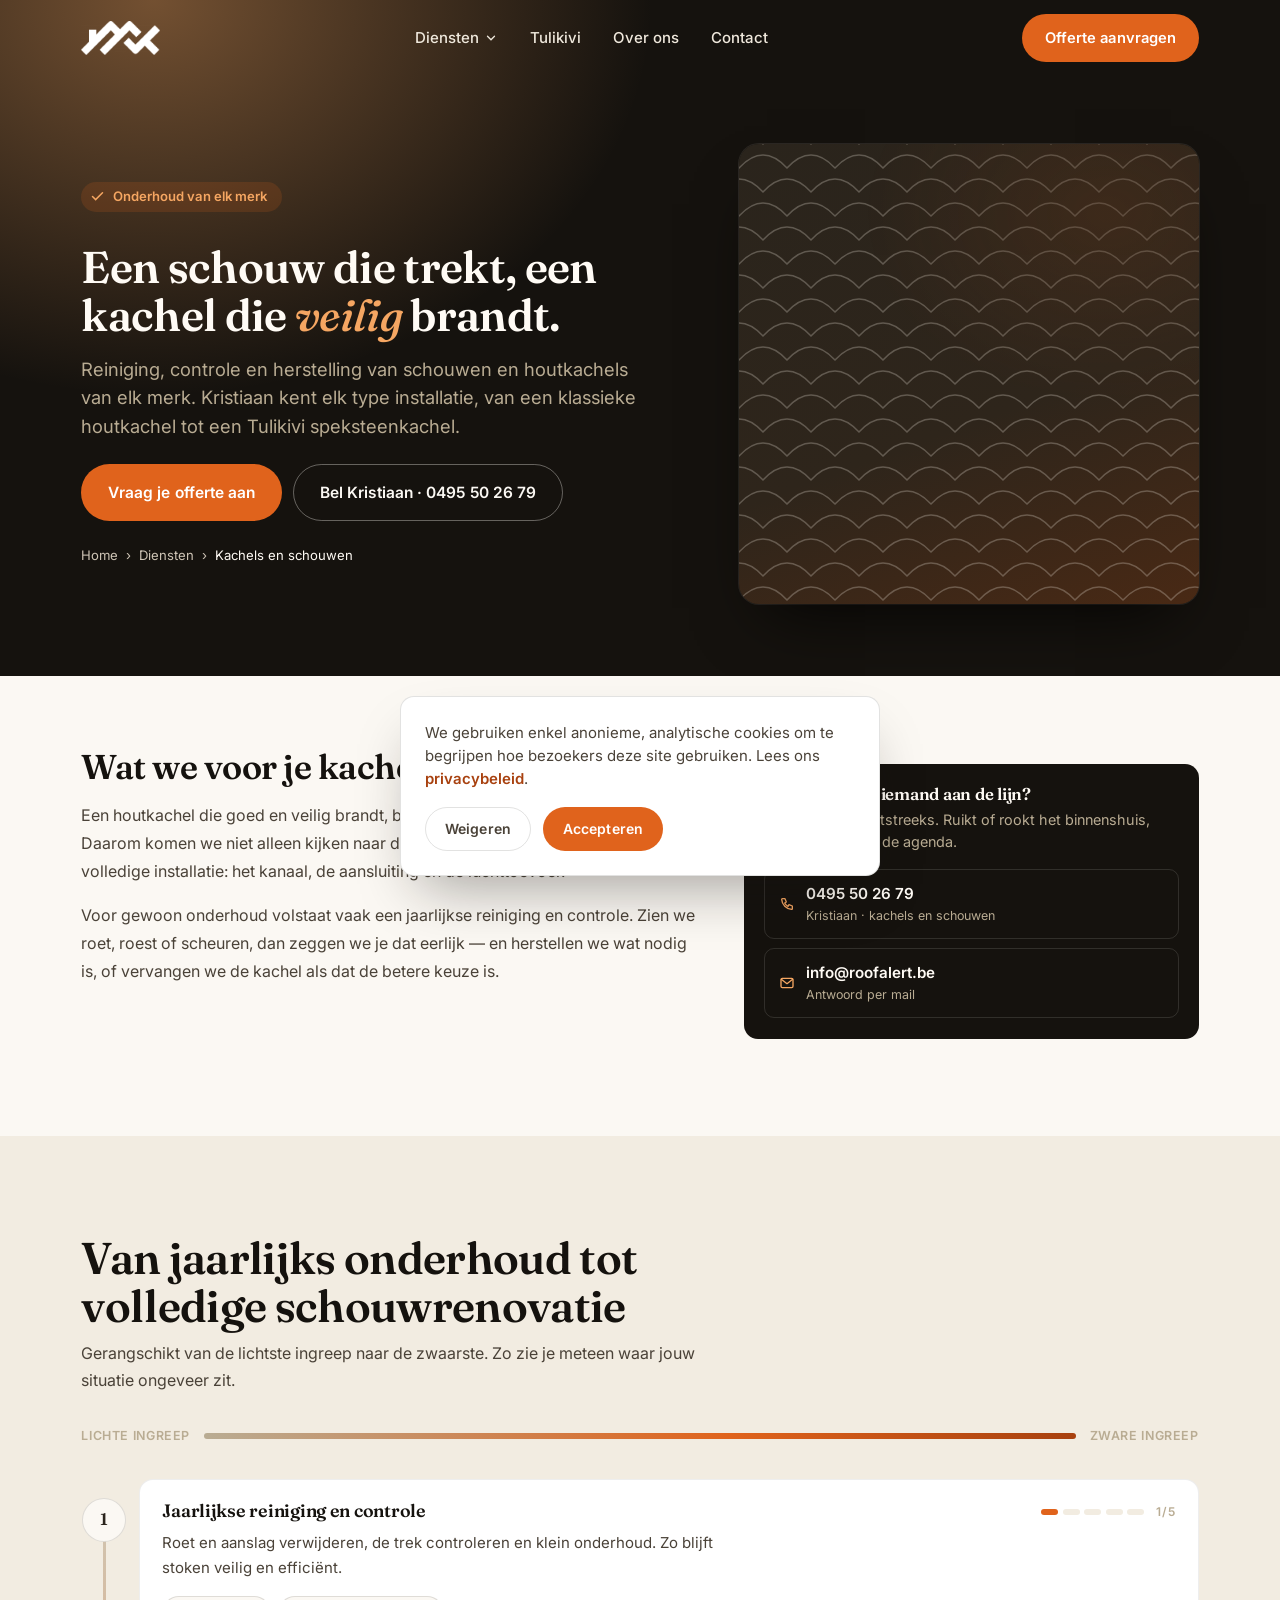
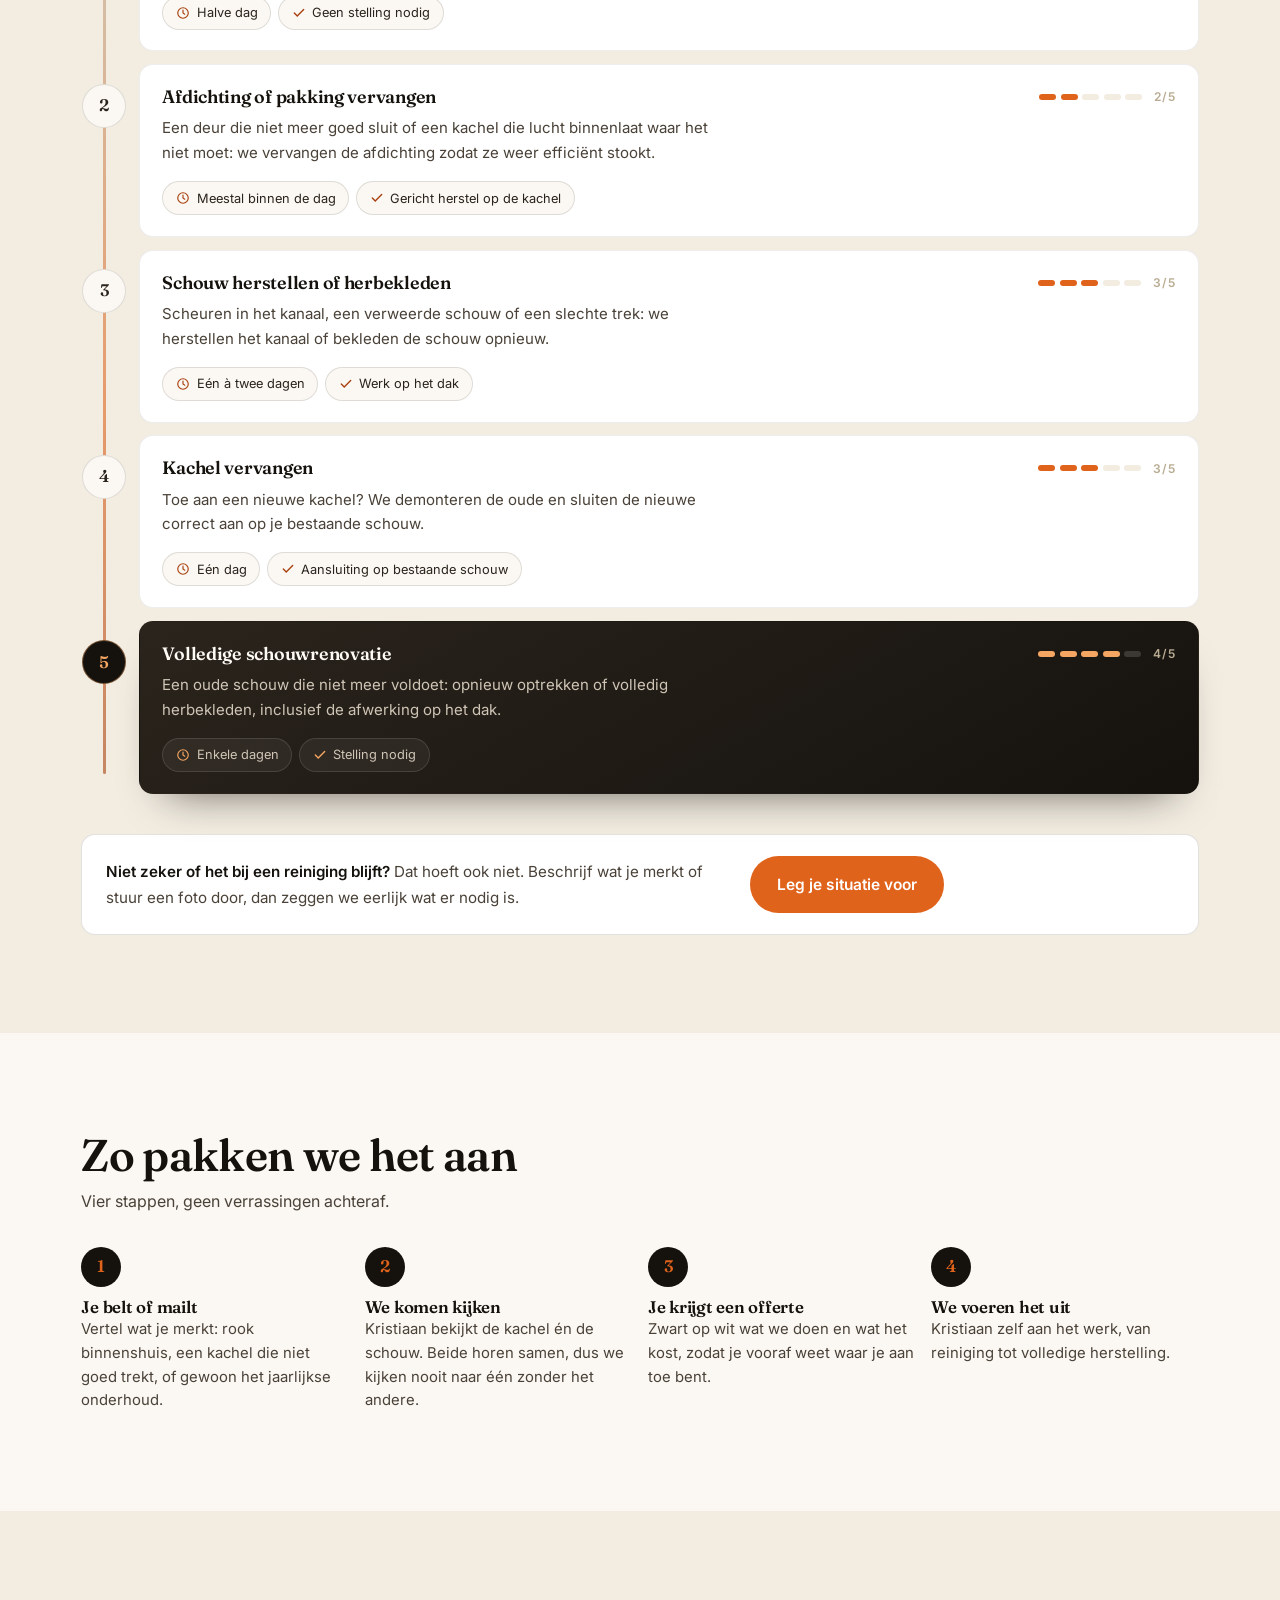
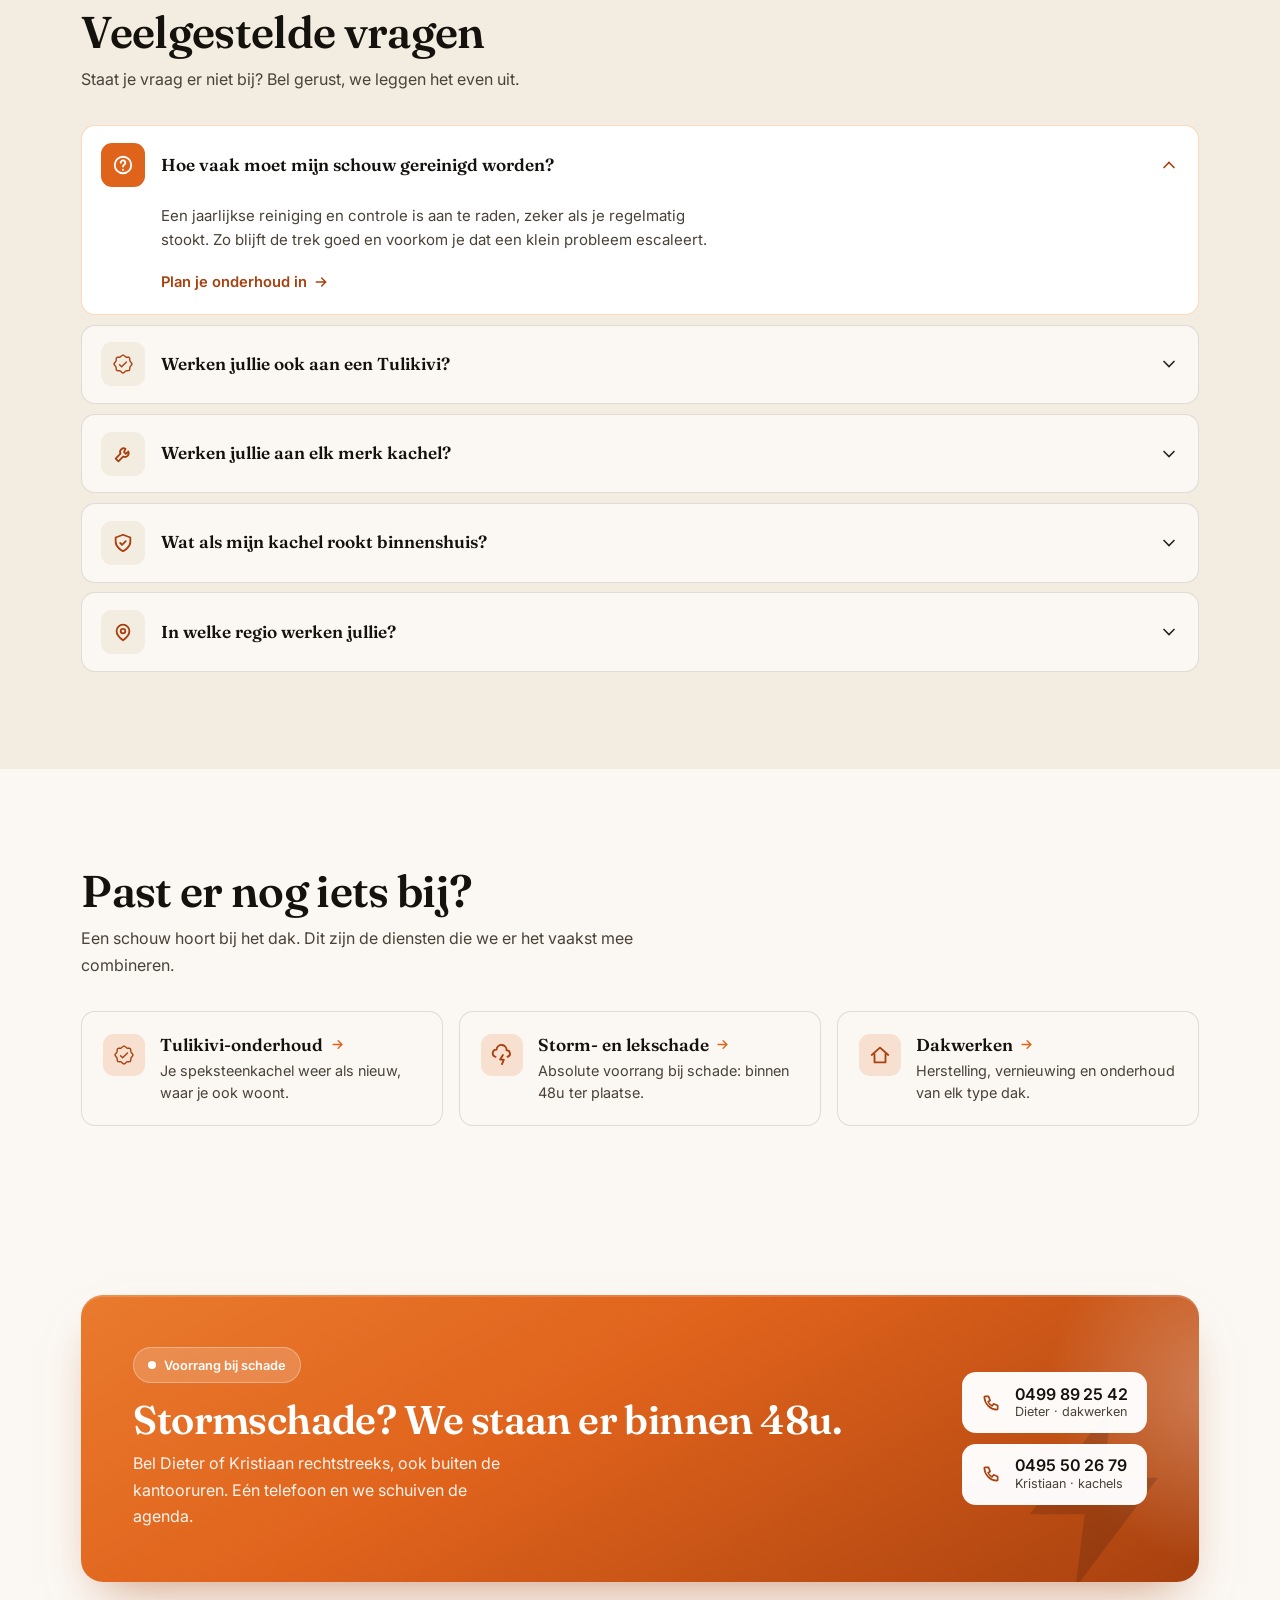
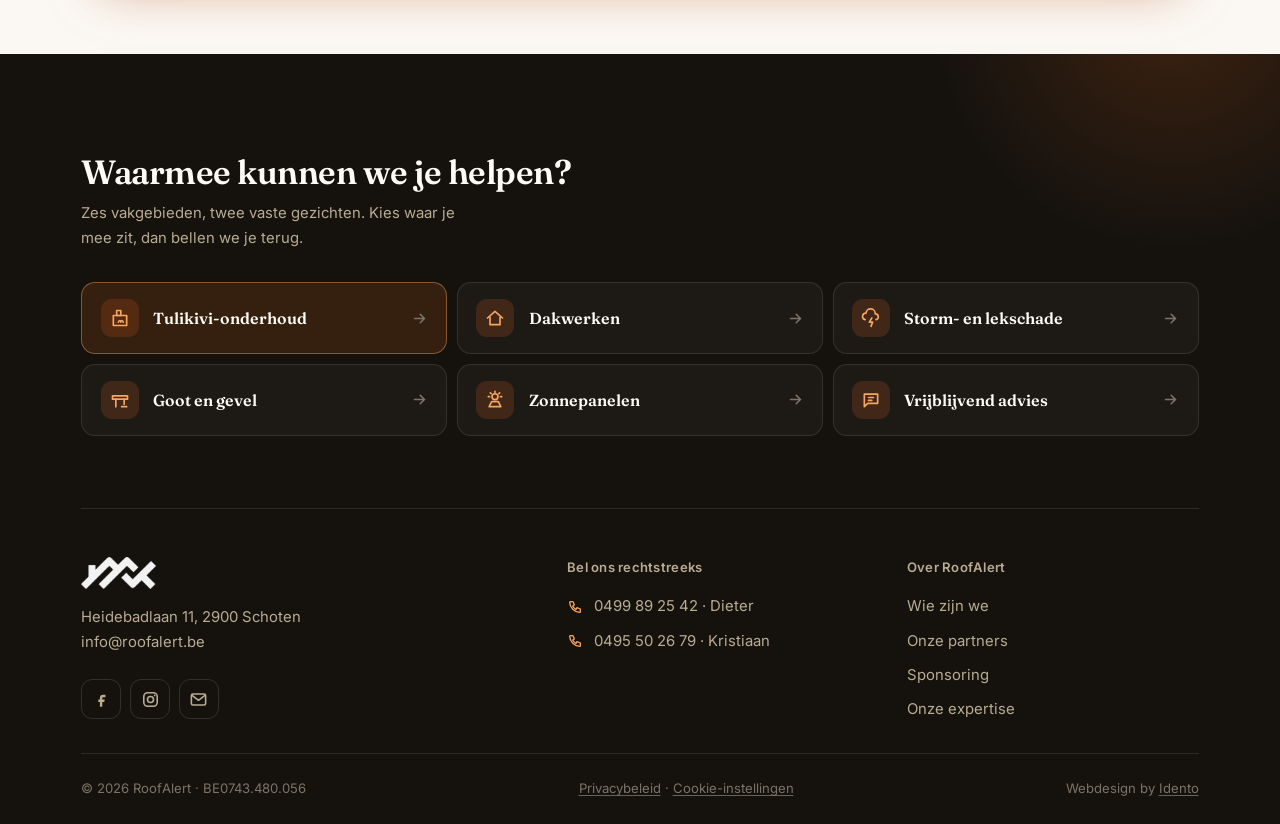
<file: diensten/kachels-en-schouwen/index.html>
<!DOCTYPE html>
<html lang="nl">
<head>
  <meta charset="utf-8">
  <meta name="viewport" content="width=device-width, initial-scale=1">
  <title>Kachels en schouwen — reiniging, controle en herstelling | RoofAlert</title>
  <meta name="description" content="Reiniging, controle en herstelling van schouwen en houtkachels van elk merk. Kristiaan komt zelf langs, ook voor je Tulikivi.">
  <meta name="robots" content="index, follow">
  <link rel="canonical" href="https://roofalert.be/diensten/kachels-en-schouwen/">
  <meta name="theme-color" content="#15120e">

  <meta property="og:type" content="website">
  <meta property="og:site_name" content="RoofAlert">
  <meta property="og:locale" content="nl_BE">
  <meta property="og:title" content="Kachels en schouwen — reiniging, controle en herstelling | RoofAlert">
  <meta property="og:description" content="Reiniging, controle en herstelling van schouwen en houtkachels van elk merk. Kristiaan komt zelf langs, ook voor je Tulikivi.">
  <meta property="og:url" content="https://roofalert.be/diensten/kachels-en-schouwen/">
  <meta property="og:image" content="https://roofalert.be/assets/img/logo.png">

  <link rel="icon" href="../../favicon.ico" sizes="any">
  <link rel="icon" href="../../assets/img/favicon.svg" type="image/svg+xml">
  <link rel="apple-touch-icon" href="../../assets/img/apple-touch-icon.png">
  <link rel="manifest" href="../../site.webmanifest">

  <link rel="preconnect" href="https://fonts.googleapis.com">
  <link rel="preconnect" href="https://fonts.gstatic.com" crossorigin>
  <link rel="preload" as="style" href="https://fonts.googleapis.com/css2?family=Fraunces:opsz,wght@9..144,500;9..144,600&family=Inter:wght@400;500;600&display=swap">
  <link href="https://fonts.googleapis.com/css2?family=Fraunces:opsz,wght@9..144,500;9..144,600&family=Inter:wght@400;500;600&display=swap" rel="stylesheet" media="print" onload="this.media='all'">
  <noscript><link href="https://fonts.googleapis.com/css2?family=Fraunces:opsz,wght@9..144,500;9..144,600&family=Inter:wght@400;500;600&display=swap" rel="stylesheet"></noscript>

  <!-- Volgorde is belangrijk: brand -> layout -> components -> pagina -->
  <link rel="stylesheet" href="../../assets/css/brand.css">
  <link rel="stylesheet" href="../../assets/css/layout.css">
  <link rel="stylesheet" href="../../assets/css/components.css">
  <link rel="stylesheet" href="../../assets/css/pages/dienst.css">

  <script type="application/ld+json">
  {
    "@context": "https://schema.org",
    "@type": "BreadcrumbList",
    "itemListElement": [
      { "@type": "ListItem", "position": 1, "name": "Home", "item": "https://roofalert.be/" },
      { "@type": "ListItem", "position": 2, "name": "Diensten", "item": "https://roofalert.be/diensten/" },
      { "@type": "ListItem", "position": 3, "name": "Kachels en schouwen", "item": "https://roofalert.be/diensten/kachels-en-schouwen/" }
    ]
  }
  </script>
  <script type="application/ld+json">
  {
    "@context": "https://schema.org",
    "@type": "Service",
    "name": "Kachels en schouwen",
    "description": "Reiniging, controle en herstelling van schouwen en houtkachels van elk merk.",
    "serviceType": "Kachels en schouwen",
    "url": "https://roofalert.be/diensten/kachels-en-schouwen/",
    "areaServed": { "@type": "Country", "name": "BE" },
    "provider": { "@id": "https://roofalert.be/#bedrijf" }
  }
  </script>
</head>
<body>

<a class="skip-link" href="#main-content">Ga naar inhoud</a>

<header class="hdr" id="hdr">
  <div class="wrap hdr__in">
    <a href="../../" class="brand" aria-label="RoofAlert home">
      <img class="brand__logo" src="../../assets/img/logo.png" alt="RoofAlert">
    </a>
    <nav class="nav" id="mainNav" aria-label="Hoofdmenu">
      <div class="nav__item" id="megaItem">
        <button class="nav__trigger" aria-expanded="false" aria-haspopup="true">
          Diensten
          <svg viewBox="0 0 24 24" fill="none" stroke="currentColor" stroke-width="2.2" stroke-linecap="round" aria-hidden="true"><path d="M6 9l6 6 6-6"/></svg>
        </button>
        <div class="mega">
          <div class="mega__in">
            <span class="mega__lbl"><span>Onze expertise</span><a class="mega__all" href="../../diensten/">Alle diensten <svg viewBox="0 0 24 24" fill="none" stroke="currentColor" stroke-width="2.2" stroke-linecap="round" aria-hidden="true"><path d="M5 12h13M13 6l6 6-6 6"/></svg></a></span>

            <a class="mega__link" href="../../diensten/dakwerken/">
              <span class="mega__ic"><svg viewBox="0 0 24 24" fill="none" stroke="currentColor" stroke-width="2" stroke-linecap="round" stroke-linejoin="round" aria-hidden="true"><path d="M3 12L12 4l9 8"/><path d="M6 11v9h12v-9"/></svg></span>
              <span><b class="mega__t">Dakwerken</b><span class="mega__d">Herstelling, vernieuwing en onderhoud van elk type dak</span></span>
            </a>

            <a class="mega__link" href="../../diensten/kachels-en-schouwen/">
              <span class="mega__ic"><svg viewBox="0 0 24 24" fill="none" stroke="currentColor" stroke-width="2" stroke-linecap="round" stroke-linejoin="round" aria-hidden="true"><rect x="4" y="9" width="16" height="12"/><rect x="8" y="3" width="5" height="6"/><path d="M10 17q2-4 3 0 1-4 3 0"/></svg></span>
              <span><b class="mega__t">Kachels en schouwen</b><span class="mega__d">Reiniging, controle en herstelling van elk merk</span></span>
            </a>

            <a class="mega__link" href="../../diensten/goot-en-gevel/">
              <span class="mega__ic"><svg viewBox="0 0 24 24" fill="none" stroke="currentColor" stroke-width="2" stroke-linecap="round" stroke-linejoin="round" aria-hidden="true"><path d="M3 7h18v4H3z"/><path d="M7 11v9M17 11v6"/><path d="M14 20h6"/></svg></span>
              <span><b class="mega__t">Goot en gevel</b><span class="mega__d">Gootsystemen en gevelbekleding, geplaatst en hersteld</span></span>
            </a>

            <div class="mega__feat">
              <svg class="seal" viewBox="0 0 256 256" fill="currentColor" aria-hidden="true"><path d="M225.86,102.82c-3.77-3.94-7.67-8-9.14-11.57-1.36-3.27-1.44-8.69-1.52-13.94-.15-9.76-.31-20.82-8-28.51s-18.75-7.85-28.51-8c-5.25-.08-10.67-.16-13.94-1.52-3.56-1.47-7.63-5.37-11.57-9.14C146.28,23.51,138.44,16,128,16s-18.27,7.51-25.18,14.14c-3.94,3.77-8,7.67-11.57,9.14C88,40.64,82.56,40.72,77.31,40.8c-9.76.15-20.82.31-28.51,8S41,67.55,40.8,77.31c-.08,5.25-.16,10.67-1.52,13.94-1.47,3.56-5.37,7.63-9.14,11.57C23.51,109.72,16,117.56,16,128s7.51,18.27,14.14,25.18c3.77,3.94,7.67,8,9.14,11.57,1.36,3.27,1.44,8.69,1.52,13.94.15,9.76.31,20.82,8,28.51s18.75,7.85,28.51,8c5.25.08,10.67.16,13.94,1.52,3.56,1.47,7.63,5.37,11.57,9.14C109.72,232.49,117.56,240,128,240s18.27-7.51,25.18-14.14c3.94-3.77,8-7.67,11.57-9.14,3.27-1.36,8.69-1.44,13.94-1.52,9.76-.15,20.82-.31,28.51-8s7.85-18.75,8-28.51c.08-5.25.16-10.67,1.52-13.94,1.47-3.56,5.37-7.63,9.14-11.57C232.49,146.28,240,138.44,240,128S232.49,109.73,225.86,102.82Zm-11.55,39.29c-4.79,5-9.75,10.17-12.38,16.52-2.52,6.1-2.63,13.07-2.73,19.82-.1,7-.21,14.33-3.32,17.43s-10.39,3.22-17.43,3.32c-6.75.1-13.72.21-19.82,2.73-6.35,2.63-11.52,7.59-16.52,12.38S132,224,128,224s-9.15-4.92-14.11-9.69-10.17-9.75-16.52-12.38c-6.1-2.52-13.07-2.63-19.82-2.73-7-.1-14.33-.21-17.43-3.32s-3.22-10.39-3.32-17.43c-.1-6.75-.21-13.72-2.73-19.82-2.63-6.35-7.59-11.52-12.38-16.52S32,132,32,128s4.92-9.15,9.69-14.11,9.75-10.17,12.38-16.52c2.52-6.1,2.63-13.07,2.73-19.82.1-7,.21-14.33,3.32-17.43S70.51,56.9,77.55,56.8c6.75-.1,13.72-.21,19.82-2.73,6.35-2.63,11.52-7.59,16.52-12.38S124,32,128,32s9.15,4.92,14.11,9.69,10.17,9.75,16.52,12.38c6.1,2.52,13.07,2.63,19.82,2.73,7,.1,14.33.21,17.43,3.32s3.22,10.39,3.32,17.43c.1,6.75.21,13.72,2.73,19.82,2.63,6.35,7.59,11.52,12.38,16.52S224,124,224,128,219.08,137.15,214.31,142.11ZM173.66,98.34a8,8,0,0,1,0,11.32l-56,56a8,8,0,0,1-11.32,0l-24-24a8,8,0,0,1,11.32-11.32L112,148.69l50.34-50.35A8,8,0,0,1,173.66,98.34Z"/></svg>
              <strong>Tulikivi-onderhoud</strong>
              <p>De enige erkende hersteller van speksteenkachels in België. We komen tot in elke uithoek van het land.</p>
              <a href="../../diensten/tulikivi-onderhoud/">Ontdek wat we doen <svg viewBox="0 0 24 24" fill="none" stroke="currentColor" stroke-width="2.2" stroke-linecap="round" aria-hidden="true"><path d="M5 12h13M13 6l6 6-6 6"/></svg></a>
            </div>

            <a class="mega__link" href="../../diensten/storm-en-lekschade/">
              <span class="mega__ic"><svg viewBox="0 0 24 24" fill="none" stroke="currentColor" stroke-width="2" stroke-linecap="round" stroke-linejoin="round" aria-hidden="true"><path d="M5 14a4 4 0 011-7.9A5.5 5.5 0 0117 7a3.5 3.5 0 011 6.9"/><path d="M13 12l-3 5h4l-2 5"/></svg></span>
              <span><b class="mega__t">Storm- en lekschade</b><span class="mega__d">Absolute voorrang, binnen 48u ter plaatse</span></span>
            </a>

            <a class="mega__link" href="../../diensten/zonnepanelen/">
              <span class="mega__ic"><svg viewBox="0 0 24 24" fill="none" stroke="currentColor" stroke-width="2" stroke-linecap="round" stroke-linejoin="round" aria-hidden="true"><circle cx="12" cy="8" r="3.5"/><path d="M12 1.5v1.5M20 8h-1.5M5.5 8H4M17.6 3.4l-1 1M6.4 3.4l1 1"/><path d="M5 20l3-6h8l3 6z"/></svg></span>
              <span><b class="mega__t">Zonnepanelen</b><span class="mega__d">Geplaatst samen met je dakwerken, in één beweging</span></span>
            </a>

            <a class="mega__link" href="../../contact/">
              <span class="mega__ic"><svg viewBox="0 0 24 24" fill="none" stroke="currentColor" stroke-width="2" stroke-linecap="round" stroke-linejoin="round" aria-hidden="true"><path d="M4 5h16v11H8l-4 4z"/><path d="M9 9h6M9 12.5h4"/></svg></span>
              <span><b class="mega__t">Vrijblijvend advies</b><span class="mega__d">Niet zeker wat je nodig hebt? Bel of mail ons gerust</span></span>
            </a>
          </div>
        </div>
      </div>
      <a href="../../diensten/tulikivi-onderhoud/">Tulikivi</a>
      <a href="../../over-ons/">Over ons</a>
      <a href="../../contact/">Contact</a>
    </nav>
    <a href="../../offerte/" class="btn btn-primary hdr__cta">Offerte aanvragen</a>
    <button class="hdr__burger" id="burgerBtn" type="button" aria-expanded="false" aria-controls="mainNav" aria-label="Menu openen">
      <span></span><span></span><span></span>
    </button>
  </div>
</header>

<header class="page-header">
  <div class="wrap page-header__grid">
    <div>
      <span class="eyebrow"><svg viewBox="0 0 24 24" fill="none" stroke="currentColor" stroke-width="2.4" stroke-linecap="round" aria-hidden="true"><path d="M20 6L9 17l-5-5"/></svg> Onderhoud van elk merk</span>
      <h1>Een schouw die trekt, een kachel die <em>veilig</em> brandt.</h1>
      <p>Reiniging, controle en herstelling van schouwen en houtkachels van elk merk. Kristiaan kent elk type installatie, van een klassieke houtkachel tot een Tulikivi speksteenkachel.</p>
      <div class="dienst-hero-acts">
        <a href="../../offerte/" class="btn btn-primary">Vraag je offerte aan</a>
        <a href="tel:+32495502679" class="btn btn-light">Bel Kristiaan · 0495 50 26 79</a>
      </div>
      <nav class="breadcrumb" aria-label="Kruimelpad">
        <a href="../../">Home</a>
        <span aria-hidden="true">›</span>
        <a href="../../diensten/">Diensten</a>
        <span aria-hidden="true">›</span>
        <span aria-current="page">Kachels en schouwen</span>
      </nav>
    </div>
    <div class="page-header__media">
      <img src="https://roofalert.be/wp-content/uploads/2020/11/tulikivi_speksteenkachels_TU1000_9_deco_g.jpg" alt="Speksteenkachel na onderhoud" loading="eager" onerror="this.remove()">
    </div>
  </div>
</header>

<main id="main-content">
  <section class="section section-first">
    <div class="wrap dienst-lead">
      <div class="dienst-lead__txt reveal">
        <h2>Wat we voor je kachel en schouw doen</h2>
        <p>Een houtkachel die goed en veilig brandt, begint bij een schouw die goed trekt. Daarom komen we niet alleen kijken naar de kachel zelf, maar altijd naar de volledige installatie: het kanaal, de aansluiting en de luchttoevoer.</p>
        <p>Voor gewoon onderhoud volstaat vaak een jaarlijkse reiniging en controle. Zien we roet, roest of scheuren, dan zeggen we je dat eerlijk — en herstellen we wat nodig is, of vervangen we de kachel als dat de betere keuze is.</p>
      </div>

      <div class="reveal">
        <div class="dienst-call">
          <h2>Liever meteen iemand aan de lijn?</h2>
          <p>Bel Kristiaan rechtstreeks. Ruikt of rookt het binnenshuis, dan schuiven we de agenda.</p>
          <div class="dienst-call__list">
            <a href="tel:+32495502679"><svg viewBox="0 0 24 24" fill="none" stroke="currentColor" stroke-width="2" stroke-linecap="round" stroke-linejoin="round" aria-hidden="true"><path d="M5 4h4l2 5-2.5 1.5a11 11 0 005 5L15 13l5 2v4a1 1 0 01-1.1 1A16 16 0 014 5.1 1 1 0 015 4z"/></svg><span><b>0495 50 26 79</b><small>Kristiaan · kachels en schouwen</small></span></a>
            <a href="mailto:info@roofalert.be"><svg viewBox="0 0 24 24" fill="none" stroke="currentColor" stroke-width="2" stroke-linecap="round" stroke-linejoin="round" aria-hidden="true"><rect x="3" y="5" width="18" height="14" rx="2"/><path d="M3.5 6.5L12 13l8.5-6.5"/></svg><span><b>info@roofalert.be</b><small>Antwoord per mail</small></span></a>
          </div>
        </div>
      </div>
    </div>
  </section>

  <section class="section section-alt">
    <div class="wrap">
      <div class="dienst-head reveal">
        <h2>Van jaarlijks onderhoud tot volledige schouwrenovatie</h2>
        <p>Gerangschikt van de lichtste ingreep naar de zwaarste. Zo zie je meteen waar jouw situatie ongeveer zit.</p>
      </div>

      <div class="scale-key" aria-hidden="true">
        <span>Lichte ingreep</span>
        <span class="scale-key__bar"></span>
        <span>Zware ingreep</span>
      </div>

      <div class="ladder">
      <article class="rung reveal">
        <span class="rung__n" aria-hidden="true">1</span>
        <div class="rung__top">
          <h3>Jaarlijkse reiniging en controle</h3>
          <span class="meter" role="img" aria-label="Ingreep: 1 op 5"><i class="on"></i><i></i><i></i><i></i><i></i><b>1/5</b></span>
        </div>
        <p>Roet en aanslag verwijderen, de trek controleren en klein onderhoud. Zo blijft stoken veilig en efficiënt.</p>
        <div class="rung__meta">
          <span><svg viewBox="0 0 24 24" fill="none" stroke="currentColor" stroke-width="2" stroke-linecap="round" aria-hidden="true"><circle cx="12" cy="12" r="9"/><path d="M12 7v5l3 2"/></svg>Halve dag</span>
          <span><svg viewBox="0 0 24 24" fill="none" stroke="currentColor" stroke-width="2.4" stroke-linecap="round" aria-hidden="true"><path d="M20 6L9 17l-5-5"/></svg>Geen stelling nodig</span>
        </div>
      </article>
      <article class="rung reveal">
        <span class="rung__n" aria-hidden="true">2</span>
        <div class="rung__top">
          <h3>Afdichting of pakking vervangen</h3>
          <span class="meter" role="img" aria-label="Ingreep: 2 op 5"><i class="on"></i><i class="on"></i><i></i><i></i><i></i><b>2/5</b></span>
        </div>
        <p>Een deur die niet meer goed sluit of een kachel die lucht binnenlaat waar het niet moet: we vervangen de afdichting zodat ze weer efficiënt stookt.</p>
        <div class="rung__meta">
          <span><svg viewBox="0 0 24 24" fill="none" stroke="currentColor" stroke-width="2" stroke-linecap="round" aria-hidden="true"><circle cx="12" cy="12" r="9"/><path d="M12 7v5l3 2"/></svg>Meestal binnen de dag</span>
          <span><svg viewBox="0 0 24 24" fill="none" stroke="currentColor" stroke-width="2.4" stroke-linecap="round" aria-hidden="true"><path d="M20 6L9 17l-5-5"/></svg>Gericht herstel op de kachel</span>
        </div>
      </article>
      <article class="rung reveal">
        <span class="rung__n" aria-hidden="true">3</span>
        <div class="rung__top">
          <h3>Schouw herstellen of herbekleden</h3>
          <span class="meter" role="img" aria-label="Ingreep: 3 op 5"><i class="on"></i><i class="on"></i><i class="on"></i><i></i><i></i><b>3/5</b></span>
        </div>
        <p>Scheuren in het kanaal, een verweerde schouw of een slechte trek: we herstellen het kanaal of bekleden de schouw opnieuw.</p>
        <div class="rung__meta">
          <span><svg viewBox="0 0 24 24" fill="none" stroke="currentColor" stroke-width="2" stroke-linecap="round" aria-hidden="true"><circle cx="12" cy="12" r="9"/><path d="M12 7v5l3 2"/></svg>Eén à twee dagen</span>
          <span><svg viewBox="0 0 24 24" fill="none" stroke="currentColor" stroke-width="2.4" stroke-linecap="round" aria-hidden="true"><path d="M20 6L9 17l-5-5"/></svg>Werk op het dak</span>
        </div>
      </article>
      <article class="rung reveal">
        <span class="rung__n" aria-hidden="true">4</span>
        <div class="rung__top">
          <h3>Kachel vervangen</h3>
          <span class="meter" role="img" aria-label="Ingreep: 3 op 5"><i class="on"></i><i class="on"></i><i class="on"></i><i></i><i></i><b>3/5</b></span>
        </div>
        <p>Toe aan een nieuwe kachel? We demonteren de oude en sluiten de nieuwe correct aan op je bestaande schouw.</p>
        <div class="rung__meta">
          <span><svg viewBox="0 0 24 24" fill="none" stroke="currentColor" stroke-width="2" stroke-linecap="round" aria-hidden="true"><circle cx="12" cy="12" r="9"/><path d="M12 7v5l3 2"/></svg>Eén dag</span>
          <span><svg viewBox="0 0 24 24" fill="none" stroke="currentColor" stroke-width="2.4" stroke-linecap="round" aria-hidden="true"><path d="M20 6L9 17l-5-5"/></svg>Aansluiting op bestaande schouw</span>
        </div>
      </article>
      <article class="rung rung--top reveal">
        <span class="rung__n" aria-hidden="true">5</span>
        <div class="rung__top">
          <h3>Volledige schouwrenovatie</h3>
          <span class="meter" role="img" aria-label="Ingreep: 4 op 5"><i class="on"></i><i class="on"></i><i class="on"></i><i class="on"></i><i></i><b>4/5</b></span>
        </div>
        <p>Een oude schouw die niet meer voldoet: opnieuw optrekken of volledig herbekleden, inclusief de afwerking op het dak.</p>
        <div class="rung__meta">
          <span><svg viewBox="0 0 24 24" fill="none" stroke="currentColor" stroke-width="2" stroke-linecap="round" aria-hidden="true"><circle cx="12" cy="12" r="9"/><path d="M12 7v5l3 2"/></svg>Enkele dagen</span>
          <span><svg viewBox="0 0 24 24" fill="none" stroke="currentColor" stroke-width="2.4" stroke-linecap="round" aria-hidden="true"><path d="M20 6L9 17l-5-5"/></svg>Stelling nodig</span>
        </div>
      </article>
      </div>

      <div class="ladder-note reveal">
        <p><strong>Niet zeker of het bij een reiniging blijft?</strong> Dat hoeft ook niet. Beschrijf wat je merkt of stuur een foto door, dan zeggen we eerlijk wat er nodig is.</p>
        <a href="../../offerte/" class="btn btn-primary">Leg je situatie voor</a>
      </div>
    </div>
  </section>

  <section class="section">
    <div class="wrap">
      <div class="dienst-head reveal">
        <h2>Zo pakken we het aan</h2>
        <p>Vier stappen, geen verrassingen achteraf.</p>
      </div>
      <ol class="steps">
        <li class="step reveal">
          <span class="step__n">1</span>
          <div>
            <h3>Je belt of mailt</h3>
            <p>Vertel wat je merkt: rook binnenshuis, een kachel die niet goed trekt, of gewoon het jaarlijkse onderhoud.</p>
          </div>
        </li>
        <li class="step reveal">
          <span class="step__n">2</span>
          <div>
            <h3>We komen kijken</h3>
            <p>Kristiaan bekijkt de kachel én de schouw. Beide horen samen, dus we kijken nooit naar één zonder het andere.</p>
          </div>
        </li>
        <li class="step reveal">
          <span class="step__n">3</span>
          <div>
            <h3>Je krijgt een offerte</h3>
            <p>Zwart op wit wat we doen en wat het kost, zodat je vooraf weet waar je aan toe bent.</p>
          </div>
        </li>
        <li class="step reveal">
          <span class="step__n">4</span>
          <div>
            <h3>We voeren het uit</h3>
            <p>Kristiaan zelf aan het werk, van reiniging tot volledige herstelling.</p>
          </div>
        </li>
      </ol>
    </div>
  </section>

  <section class="section section-alt">
    <div class="wrap">
      <div class="dienst-head reveal">
        <h2>Veelgestelde vragen</h2>
        <p>Staat je vraag er niet bij? Bel gerust, we leggen het even uit.</p>
      </div>
      <div class="acc">
      <div class="acc-item" data-open="true">
        <button class="acc-btn" aria-expanded="true">
          <span class="acc-ic"><svg viewBox="0 0 24 24" fill="none" stroke="currentColor" stroke-width="2" stroke-linecap="round" stroke-linejoin="round" aria-hidden="true"><circle cx="12" cy="12" r="9"/><path d="M9.5 9.5a2.5 2.5 0 114 2c-.9.7-1.5 1.2-1.5 2.2"/><path d="M12 17.2v.2"/></svg></span>
          <span class="acc-ttl">Hoe vaak moet mijn schouw gereinigd worden?</span>
          <svg class="acc-chev" viewBox="0 0 24 24" fill="none" stroke="currentColor" stroke-width="2" stroke-linecap="round" aria-hidden="true"><path d="M6 9l6 6 6-6"/></svg>
        </button>
        <div class="acc-body"><div class="acc-inner"><div class="acc-pad">
          <p>Een jaarlijkse reiniging en controle is aan te raden, zeker als je regelmatig stookt. Zo blijft de trek goed en voorkom je dat een klein probleem escaleert.</p>
          <a href="tel:+32495502679" class="acc-link">Plan je onderhoud in <svg viewBox="0 0 24 24" fill="none" stroke="currentColor" stroke-width="2.2" stroke-linecap="round" aria-hidden="true"><path d="M5 12h13M13 6l6 6-6 6"/></svg></a>
        </div></div></div>
      </div>
      <div class="acc-item">
        <button class="acc-btn" aria-expanded="false">
          <span class="acc-ic"><svg viewBox="0 0 256 256" fill="currentColor" aria-hidden="true"><path d="M225.86,102.82c-3.77-3.94-7.67-8-9.14-11.57-1.36-3.27-1.44-8.69-1.52-13.94-.15-9.76-.31-20.82-8-28.51s-18.75-7.85-28.51-8c-5.25-.08-10.67-.16-13.94-1.52-3.56-1.47-7.63-5.37-11.57-9.14C146.28,23.51,138.44,16,128,16s-18.27,7.51-25.18,14.14c-3.94,3.77-8,7.67-11.57,9.14C88,40.64,82.56,40.72,77.31,40.8c-9.76.15-20.82.31-28.51,8S41,67.55,40.8,77.31c-.08,5.25-.16,10.67-1.52,13.94-1.47,3.56-5.37,7.63-9.14,11.57C23.51,109.72,16,117.56,16,128s7.51,18.27,14.14,25.18c3.77,3.94,7.67,8,9.14,11.57,1.36,3.27,1.44,8.69,1.52,13.94.15,9.76.31,20.82,8,28.51s18.75,7.85,28.51,8c5.25.08,10.67.16,13.94,1.52,3.56,1.47,7.63,5.37,11.57,9.14C109.72,232.49,117.56,240,128,240s18.27-7.51,25.18-14.14c3.94-3.77,8-7.67,11.57-9.14,3.27-1.36,8.69-1.44,13.94-1.52,9.76-.15,20.82-.31,28.51-8s7.85-18.75,8-28.51c.08-5.25.16-10.67,1.52-13.94,1.47-3.56,5.37-7.63,9.14-11.57C232.49,146.28,240,138.44,240,128S232.49,109.73,225.86,102.82Zm-11.55,39.29c-4.79,5-9.75,10.17-12.38,16.52-2.52,6.1-2.63,13.07-2.73,19.82-.1,7-.21,14.33-3.32,17.43s-10.39,3.22-17.43,3.32c-6.75.1-13.72.21-19.82,2.73-6.35,2.63-11.52,7.59-16.52,12.38S132,224,128,224s-9.15-4.92-14.11-9.69-10.17-9.75-16.52-12.38c-6.1-2.52-13.07-2.63-19.82-2.73-7-.1-14.33-.21-17.43-3.32s-3.22-10.39-3.32-17.43c-.1-6.75-.21-13.72-2.73-19.82-2.63-6.35-7.59-11.52-12.38-16.52S32,132,32,128s4.92-9.15,9.69-14.11,9.75-10.17,12.38-16.52c2.52-6.1,2.63-13.07,2.73-19.82.1-7,.21-14.33,3.32-17.43S70.51,56.9,77.55,56.8c6.75-.1,13.72-.21,19.82-2.73,6.35-2.63,11.52-7.59,16.52-12.38S124,32,128,32s9.15,4.92,14.11,9.69,10.17,9.75,16.52,12.38c6.1,2.52,13.07,2.63,19.82,2.73,7,.1,14.33.21,17.43,3.32s3.22,10.39,3.32,17.43c.1,6.75.21,13.72,2.73,19.82,2.63,6.35,7.59,11.52,12.38,16.52S224,124,224,128,219.08,137.15,214.31,142.11ZM173.66,98.34a8,8,0,0,1,0,11.32l-56,56a8,8,0,0,1-11.32,0l-24-24a8,8,0,0,1,11.32-11.32L112,148.69l50.34-50.35A8,8,0,0,1,173.66,98.34Z"/></svg></span>
          <span class="acc-ttl">Werken jullie ook aan een Tulikivi?</span>
          <svg class="acc-chev" viewBox="0 0 24 24" fill="none" stroke="currentColor" stroke-width="2" stroke-linecap="round" aria-hidden="true"><path d="M6 9l6 6 6-6"/></svg>
        </button>
        <div class="acc-body"><div class="acc-inner"><div class="acc-pad">
          <p>Ja. Kristiaan is de enige erkende Tulikivi-hersteller van België en onderhoudt en herstelt speksteenkachels tot in elke uithoek van het land.</p>
          <a href="../tulikivi-onderhoud/" class="acc-link">Meer over Tulikivi-onderhoud <svg viewBox="0 0 24 24" fill="none" stroke="currentColor" stroke-width="2.2" stroke-linecap="round" aria-hidden="true"><path d="M5 12h13M13 6l6 6-6 6"/></svg></a>
        </div></div></div>
      </div>
      <div class="acc-item">
        <button class="acc-btn" aria-expanded="false">
          <span class="acc-ic"><svg viewBox="0 0 24 24" fill="none" stroke="currentColor" stroke-width="2" stroke-linecap="round" stroke-linejoin="round" aria-hidden="true"><path d="M14.7 6.3a4 4 0 00-5.4 5.4L4 17l3 3 5.3-5.3a4 4 0 005.4-5.4l-2.6 2.6-2-2z"/></svg></span>
          <span class="acc-ttl">Werken jullie aan elk merk kachel?</span>
          <svg class="acc-chev" viewBox="0 0 24 24" fill="none" stroke="currentColor" stroke-width="2" stroke-linecap="round" aria-hidden="true"><path d="M6 9l6 6 6-6"/></svg>
        </button>
        <div class="acc-body"><div class="acc-inner"><div class="acc-pad">
          <p>Ja, we onderhouden en herstellen kachels en schouwen van elk merk — van een eenvoudige houtkachel tot een gemetste open haard.</p>
          <a href="../../offerte/" class="acc-link">Vraag je offerte aan <svg viewBox="0 0 24 24" fill="none" stroke="currentColor" stroke-width="2.2" stroke-linecap="round" aria-hidden="true"><path d="M5 12h13M13 6l6 6-6 6"/></svg></a>
        </div></div></div>
      </div>
      <div class="acc-item">
        <button class="acc-btn" aria-expanded="false">
          <span class="acc-ic"><svg viewBox="0 0 24 24" fill="none" stroke="currentColor" stroke-width="2" stroke-linecap="round" stroke-linejoin="round" aria-hidden="true"><path d="M12 21s-8-4-8-10V6l8-3 8 3v5c0 6-8 10-8 10z"/><path d="M9 12l2 2 4-4"/></svg></span>
          <span class="acc-ttl">Wat als mijn kachel rookt binnenshuis?</span>
          <svg class="acc-chev" viewBox="0 0 24 24" fill="none" stroke="currentColor" stroke-width="2" stroke-linecap="round" aria-hidden="true"><path d="M6 9l6 6 6-6"/></svg>
        </button>
        <div class="acc-body"><div class="acc-inner"><div class="acc-pad">
          <p>Dat wijst meestal op een trekprobleem in de schouw. Stook dan niet verder en bel ons: dit soort problemen krijgt voorrang op onze agenda.</p>
          <a href="tel:+32495502679" class="acc-link">Bel meteen <svg viewBox="0 0 24 24" fill="none" stroke="currentColor" stroke-width="2.2" stroke-linecap="round" aria-hidden="true"><path d="M5 12h13M13 6l6 6-6 6"/></svg></a>
        </div></div></div>
      </div>
      <div class="acc-item">
        <button class="acc-btn" aria-expanded="false">
          <span class="acc-ic"><svg viewBox="0 0 24 24" fill="none" stroke="currentColor" stroke-width="2" stroke-linecap="round" stroke-linejoin="round" aria-hidden="true"><path d="M12 21s-7-4.7-7-10a7 7 0 0114 0c0 5.3-7 10-7 10z"/><circle cx="12" cy="11" r="2.5"/></svg></span>
          <span class="acc-ttl">In welke regio werken jullie?</span>
          <svg class="acc-chev" viewBox="0 0 24 24" fill="none" stroke="currentColor" stroke-width="2" stroke-linecap="round" aria-hidden="true"><path d="M6 9l6 6 6-6"/></svg>
        </button>
        <div class="acc-body"><div class="acc-inner"><div class="acc-pad">
          <p>Voor kachels en schouwen zijn we vooral actief in de regio Antwerpen en omstreken, vanuit Schoten. Voor Tulikivi-onderhoud rijden we tot in elke uithoek van België.</p>
          <div class="acc-links">
            <a href="../tulikivi-onderhoud/" class="acc-link">Meer over Tulikivi-onderhoud <svg viewBox="0 0 24 24" fill="none" stroke="currentColor" stroke-width="2.2" stroke-linecap="round" aria-hidden="true"><path d="M5 12h13M13 6l6 6-6 6"/></svg></a>
            <a href="../dakwerken/" class="acc-link">Meer over dakwerken <svg viewBox="0 0 24 24" fill="none" stroke="currentColor" stroke-width="2.2" stroke-linecap="round" aria-hidden="true"><path d="M5 12h13M13 6l6 6-6 6"/></svg></a>
          </div>
        </div></div></div>
      </div>
      </div>
    </div>
  </section>

  <section class="section">
    <div class="wrap">
      <div class="dienst-head reveal">
        <h2>Past er nog iets bij?</h2>
        <p>Een schouw hoort bij het dak. Dit zijn de diensten die we er het vaakst mee combineren.</p>
      </div>
      <div class="svc-grid dienst-more">
        <a class="svc-card" href="../../diensten/tulikivi-onderhoud/">
          <span class="svc-card__ic"><svg viewBox="0 0 256 256" fill="currentColor" aria-hidden="true"><path d="M225.86,102.82c-3.77-3.94-7.67-8-9.14-11.57-1.36-3.27-1.44-8.69-1.52-13.94-.15-9.76-.31-20.82-8-28.51s-18.75-7.85-28.51-8c-5.25-.08-10.67-.16-13.94-1.52-3.56-1.47-7.63-5.37-11.57-9.14C146.28,23.51,138.44,16,128,16s-18.27,7.51-25.18,14.14c-3.94,3.77-8,7.67-11.57,9.14C88,40.64,82.56,40.72,77.31,40.8c-9.76.15-20.82.31-28.51,8S41,67.55,40.8,77.31c-.08,5.25-.16,10.67-1.52,13.94-1.47,3.56-5.37,7.63-9.14,11.57C23.51,109.72,16,117.56,16,128s7.51,18.27,14.14,25.18c3.77,3.94,7.67,8,9.14,11.57,1.36,3.27,1.44,8.69,1.52,13.94.15,9.76.31,20.82,8,28.51s18.75,7.85,28.51,8c5.25.08,10.67.16,13.94,1.52,3.56,1.47,7.63,5.37,11.57,9.14C109.72,232.49,117.56,240,128,240s18.27-7.51,25.18-14.14c3.94-3.77,8-7.67,11.57-9.14,3.27-1.36,8.69-1.44,13.94-1.52,9.76-.15,20.82-.31,28.51-8s7.85-18.75,8-28.51c.08-5.25.16-10.67,1.52-13.94,1.47-3.56,5.37-7.63,9.14-11.57C232.49,146.28,240,138.44,240,128S232.49,109.73,225.86,102.82Zm-11.55,39.29c-4.79,5-9.75,10.17-12.38,16.52-2.52,6.1-2.63,13.07-2.73,19.82-.1,7-.21,14.33-3.32,17.43s-10.39,3.22-17.43,3.32c-6.75.1-13.72.21-19.82,2.73-6.35,2.63-11.52,7.59-16.52,12.38S132,224,128,224s-9.15-4.92-14.11-9.69-10.17-9.75-16.52-12.38c-6.1-2.52-13.07-2.63-19.82-2.73-7-.1-14.33-.21-17.43-3.32s-3.22-10.39-3.32-17.43c-.1-6.75-.21-13.72-2.73-19.82-2.63-6.35-7.59-11.52-12.38-16.52S32,132,32,128s4.92-9.15,9.69-14.11,9.75-10.17,12.38-16.52c2.52-6.1,2.63-13.07,2.73-19.82.1-7,.21-14.33,3.32-17.43S70.51,56.9,77.55,56.8c6.75-.1,13.72-.21,19.82-2.73,6.35-2.63,11.52-7.59,16.52-12.38S124,32,128,32s9.15,4.92,14.11,9.69,10.17,9.75,16.52,12.38c6.1,2.52,13.07,2.63,19.82,2.73,7,.1,14.33.21,17.43,3.32s3.22,10.39,3.32,17.43c.1,6.75.21,13.72,2.73,19.82,2.63,6.35,7.59,11.52,12.38,16.52S224,124,224,128,219.08,137.15,214.31,142.11ZM173.66,98.34a8,8,0,0,1,0,11.32l-56,56a8,8,0,0,1-11.32,0l-24-24a8,8,0,0,1,11.32-11.32L112,148.69l50.34-50.35A8,8,0,0,1,173.66,98.34Z"/></svg></span>
          <span class="svc-card__body">
            <span class="svc-card__t">Tulikivi-onderhoud <svg viewBox="0 0 24 24" fill="none" stroke="currentColor" stroke-width="2.2" stroke-linecap="round" aria-hidden="true"><path d="M5 12h13M13 6l6 6-6 6"/></svg></span>
            <span class="svc-card__d">Je speksteenkachel weer als nieuw, waar je ook woont.</span>
          </span>
        </a>
        <a class="svc-card" href="../../diensten/storm-en-lekschade/">
          <span class="svc-card__ic"><svg viewBox="0 0 24 24" fill="none" stroke="currentColor" stroke-width="2" stroke-linecap="round" stroke-linejoin="round" aria-hidden="true"><path d="M5 14a4 4 0 011-7.9A5.5 5.5 0 0117 7a3.5 3.5 0 011 6.9"/><path d="M13 12l-3 5h4l-2 5"/></svg></span>
          <span class="svc-card__body">
            <span class="svc-card__t">Storm- en lekschade <svg viewBox="0 0 24 24" fill="none" stroke="currentColor" stroke-width="2.2" stroke-linecap="round" aria-hidden="true"><path d="M5 12h13M13 6l6 6-6 6"/></svg></span>
            <span class="svc-card__d">Absolute voorrang bij schade: binnen 48u ter plaatse.</span>
          </span>
        </a>
        <a class="svc-card" href="../../diensten/dakwerken/">
          <span class="svc-card__ic"><svg viewBox="0 0 24 24" fill="none" stroke="currentColor" stroke-width="2" stroke-linecap="round" stroke-linejoin="round" aria-hidden="true"><path d="M3 12L12 4l9 8"/><path d="M6 11v9h12v-9"/></svg></span>
          <span class="svc-card__body">
            <span class="svc-card__t">Dakwerken <svg viewBox="0 0 24 24" fill="none" stroke="currentColor" stroke-width="2.2" stroke-linecap="round" aria-hidden="true"><path d="M5 12h13M13 6l6 6-6 6"/></svg></span>
            <span class="svc-card__d">Herstelling, vernieuwing en onderhoud van elk type dak.</span>
          </span>
        </a>
      </div>
    </div>
  </section>

<section class="storm">
  <div class="wrap">
    <div class="storm-card reveal">
      <svg class="storm-bolt" viewBox="0 0 24 24" fill="currentColor" aria-hidden="true"><path d="M13 2L4 14h6l-1 8 9-12h-6l1-8z"/></svg>
      <div class="storm-in">
        <div>
          <span class="storm-pill"><span></span>Voorrang bij schade</span>
          <h2>Stormschade? We staan er binnen 48u.</h2>
          <p>Bel Dieter of Kristiaan rechtstreeks, ook buiten de kantooruren. Eén telefoon en we schuiven de agenda.</p>
        </div>
        <div class="storm-acts">
          <a href="tel:+32499892542" class="storm-btn">
            <svg viewBox="0 0 24 24" fill="none" stroke="currentColor" stroke-width="2" stroke-linecap="round" stroke-linejoin="round" aria-hidden="true"><path d="M5 4h4l2 5-2.5 1.5a11 11 0 005 5L15 13l5 2v4a1 1 0 01-1.1 1A16 16 0 014 5.1 1 1 0 015 4z"/></svg>
            <span><b>0499 89 25 42</b><small>Dieter · dakwerken</small></span>
          </a>
          <a href="tel:+32495502679" class="storm-btn">
            <svg viewBox="0 0 24 24" fill="none" stroke="currentColor" stroke-width="2" stroke-linecap="round" stroke-linejoin="round" aria-hidden="true"><path d="M5 4h4l2 5-2.5 1.5a11 11 0 005 5L15 13l5 2v4a1 1 0 01-1.1 1A16 16 0 014 5.1 1 1 0 015 4z"/></svg>
            <span><b>0495 50 26 79</b><small>Kristiaan · kachels</small></span>
          </a>
        </div>
      </div>
    </div>
  </div>
</section>
</main>

<footer class="ftr" id="contact">
  <div class="wrap">
    <div class="ftr__spot">
      <h3>Waarmee kunnen we je helpen?</h3>
      <p>Zes vakgebieden, twee vaste gezichten. Kies waar je mee zit, dan bellen we je terug.</p>
      <div class="ftr__tiles">

        <a class="ftr__tile ftr__tile--hl" href="../../diensten/tulikivi-onderhoud/">
          <span class="ftr__tile-ic"><svg viewBox="0 0 24 24" fill="none" stroke="currentColor" stroke-width="2" stroke-linecap="round" stroke-linejoin="round" aria-hidden="true"><rect x="4" y="9" width="16" height="12"/><rect x="8" y="3" width="5" height="6"/><path d="M10 17q2-4 3 0 1-4 3 0"/></svg></span>
          <span class="ftr__tile-t">Tulikivi-onderhoud</span>
          <svg class="ftr__tile-ar" viewBox="0 0 24 24" fill="none" stroke="currentColor" stroke-width="2.2" stroke-linecap="round" aria-hidden="true"><path d="M5 12h13M13 6l6 6-6 6"/></svg>
        </a>

        <a class="ftr__tile" href="../../diensten/dakwerken/">
          <span class="ftr__tile-ic"><svg viewBox="0 0 24 24" fill="none" stroke="currentColor" stroke-width="2" stroke-linecap="round" stroke-linejoin="round" aria-hidden="true"><path d="M3 12L12 4l9 8"/><path d="M6 11v9h12v-9"/></svg></span>
          <span class="ftr__tile-t">Dakwerken</span>
          <svg class="ftr__tile-ar" viewBox="0 0 24 24" fill="none" stroke="currentColor" stroke-width="2.2" stroke-linecap="round" aria-hidden="true"><path d="M5 12h13M13 6l6 6-6 6"/></svg>
        </a>

        <a class="ftr__tile" href="../../diensten/storm-en-lekschade/">
          <span class="ftr__tile-ic"><svg viewBox="0 0 24 24" fill="none" stroke="currentColor" stroke-width="2" stroke-linecap="round" stroke-linejoin="round" aria-hidden="true"><path d="M5 14a4 4 0 011-7.9A5.5 5.5 0 0117 7a3.5 3.5 0 011 6.9"/><path d="M13 12l-3 5h4l-2 5"/></svg></span>
          <span class="ftr__tile-t">Storm- en lekschade</span>
          <svg class="ftr__tile-ar" viewBox="0 0 24 24" fill="none" stroke="currentColor" stroke-width="2.2" stroke-linecap="round" aria-hidden="true"><path d="M5 12h13M13 6l6 6-6 6"/></svg>
        </a>

        <a class="ftr__tile" href="../../diensten/goot-en-gevel/">
          <span class="ftr__tile-ic"><svg viewBox="0 0 24 24" fill="none" stroke="currentColor" stroke-width="2" stroke-linecap="round" stroke-linejoin="round" aria-hidden="true"><path d="M3 7h18v4H3z"/><path d="M7 11v9M17 11v6"/><path d="M14 20h6"/></svg></span>
          <span class="ftr__tile-t">Goot en gevel</span>
          <svg class="ftr__tile-ar" viewBox="0 0 24 24" fill="none" stroke="currentColor" stroke-width="2.2" stroke-linecap="round" aria-hidden="true"><path d="M5 12h13M13 6l6 6-6 6"/></svg>
        </a>

        <a class="ftr__tile" href="../../diensten/zonnepanelen/">
          <span class="ftr__tile-ic"><svg viewBox="0 0 24 24" fill="none" stroke="currentColor" stroke-width="2" stroke-linecap="round" stroke-linejoin="round" aria-hidden="true"><circle cx="12" cy="8" r="3.5"/><path d="M12 1.5v1.5M20 8h-1.5M5.5 8H4M17.6 3.4l-1 1M6.4 3.4l1 1"/><path d="M5 20l3-6h8l3 6z"/></svg></span>
          <span class="ftr__tile-t">Zonnepanelen</span>
          <svg class="ftr__tile-ar" viewBox="0 0 24 24" fill="none" stroke="currentColor" stroke-width="2.2" stroke-linecap="round" aria-hidden="true"><path d="M5 12h13M13 6l6 6-6 6"/></svg>
        </a>

        <a class="ftr__tile" href="mailto:info@roofalert.be">
          <span class="ftr__tile-ic"><svg viewBox="0 0 24 24" fill="none" stroke="currentColor" stroke-width="2" stroke-linecap="round" stroke-linejoin="round" aria-hidden="true"><path d="M4 5h16v11H8l-4 4z"/><path d="M9 9h6M9 12.5h4"/></svg></span>
          <span class="ftr__tile-t">Vrijblijvend advies</span>
          <svg class="ftr__tile-ar" viewBox="0 0 24 24" fill="none" stroke="currentColor" stroke-width="2.2" stroke-linecap="round" aria-hidden="true"><path d="M5 12h13M13 6l6 6-6 6"/></svg>
        </a>

      </div>
    </div>

    <div class="ftr__grid">
      <div>
        <div class="brand">
          <img class="brand__logo" src="../../assets/img/logo.png" alt="RoofAlert">
        </div>
        <p class="ftr__addr">Heidebadlaan 11, 2900 Schoten<br><a href="mailto:info@roofalert.be">info@roofalert.be</a></p>
        <div class="ftr__social">
          <a href="https://www.facebook.com/RoofAlert" aria-label="Facebook" target="_blank" rel="noopener"><svg viewBox="0 0 24 24" fill="currentColor" aria-hidden="true"><path d="M14 9h3V6h-3a4 4 0 00-4 4v2H8v3h2v6h3v-6h2.5l.5-3h-3v-2a1 1 0 011-1z"/></svg></a>
          <a href="https://www.instagram.com/roofalert/" aria-label="Instagram" target="_blank" rel="noopener"><svg viewBox="0 0 24 24" fill="none" stroke="currentColor" stroke-width="2" aria-hidden="true"><rect x="3.5" y="3.5" width="17" height="17" rx="5"/><circle cx="12" cy="12" r="3.8"/><circle cx="17.2" cy="6.8" r="1.1" fill="currentColor" stroke="none"/></svg></a>
          <a href="mailto:info@roofalert.be" aria-label="E-mail"><svg viewBox="0 0 24 24" fill="none" stroke="currentColor" stroke-width="2" stroke-linecap="round" stroke-linejoin="round" aria-hidden="true"><rect x="3" y="5" width="18" height="14" rx="2"/><path d="M3.5 6.5L12 13l8.5-6.5"/></svg></a>
        </div>
      </div>
      <div>
        <h4>Bel ons rechtstreeks</h4>
        <ul>
          <li><a class="ftr__call" href="tel:+32499892542"><svg viewBox="0 0 24 24" fill="none" stroke="currentColor" stroke-width="2" stroke-linecap="round" stroke-linejoin="round" aria-hidden="true"><path d="M5 4h4l2 5-2.5 1.5a11 11 0 005 5L15 13l5 2v4a1 1 0 01-1.1 1A16 16 0 014 5.1 1 1 0 015 4z"/></svg>0499 89 25 42 · Dieter</a></li>
          <li><a class="ftr__call" href="tel:+32495502679"><svg viewBox="0 0 24 24" fill="none" stroke="currentColor" stroke-width="2" stroke-linecap="round" stroke-linejoin="round" aria-hidden="true"><path d="M5 4h4l2 5-2.5 1.5a11 11 0 005 5L15 13l5 2v4a1 1 0 01-1.1 1A16 16 0 014 5.1 1 1 0 015 4z"/></svg>0495 50 26 79 · Kristiaan</a></li>
        </ul>
      </div>
      <div>
        <h4>Over RoofAlert</h4>
        <ul>
          <li><a href="../../over-ons/">Wie zijn we</a></li>
          <li><a href="../../over-ons/#partners">Onze partners</a></li>
          <li><a href="../../over-ons/#partners">Sponsoring</a></li>
          <li><a href="../../diensten/">Onze expertise</a></li>
        </ul>
      </div>
    </div>

    <div class="ftr__bot">
      <span>© <span id="jaar">2026</span> RoofAlert · BE0743.480.056</span>
      <span><a href="../../privacy/">Privacybeleid</a> · <a href="#" data-cookie-settings>Cookie-instellingen</a></span>
      <span>Webdesign by <a href="https://idento.be/" target="_blank" rel="noopener">Idento</a></span>
    </div>
  </div>
</footer>

<div class="bar">
  <a href="tel:+32499892542" class="btn btn-ghost">Bel ons</a>
  <a href="../../offerte/" class="btn btn-primary">Offerte</a>
</div>

<script src="../../assets/js/cookie-consent.js" data-privacy-url="../../privacy/" defer></script>
<script src="../../assets/js/analytics.js" defer></script>
<script src="../../assets/js/site.js" defer></script>
</body>
</html>
</file>
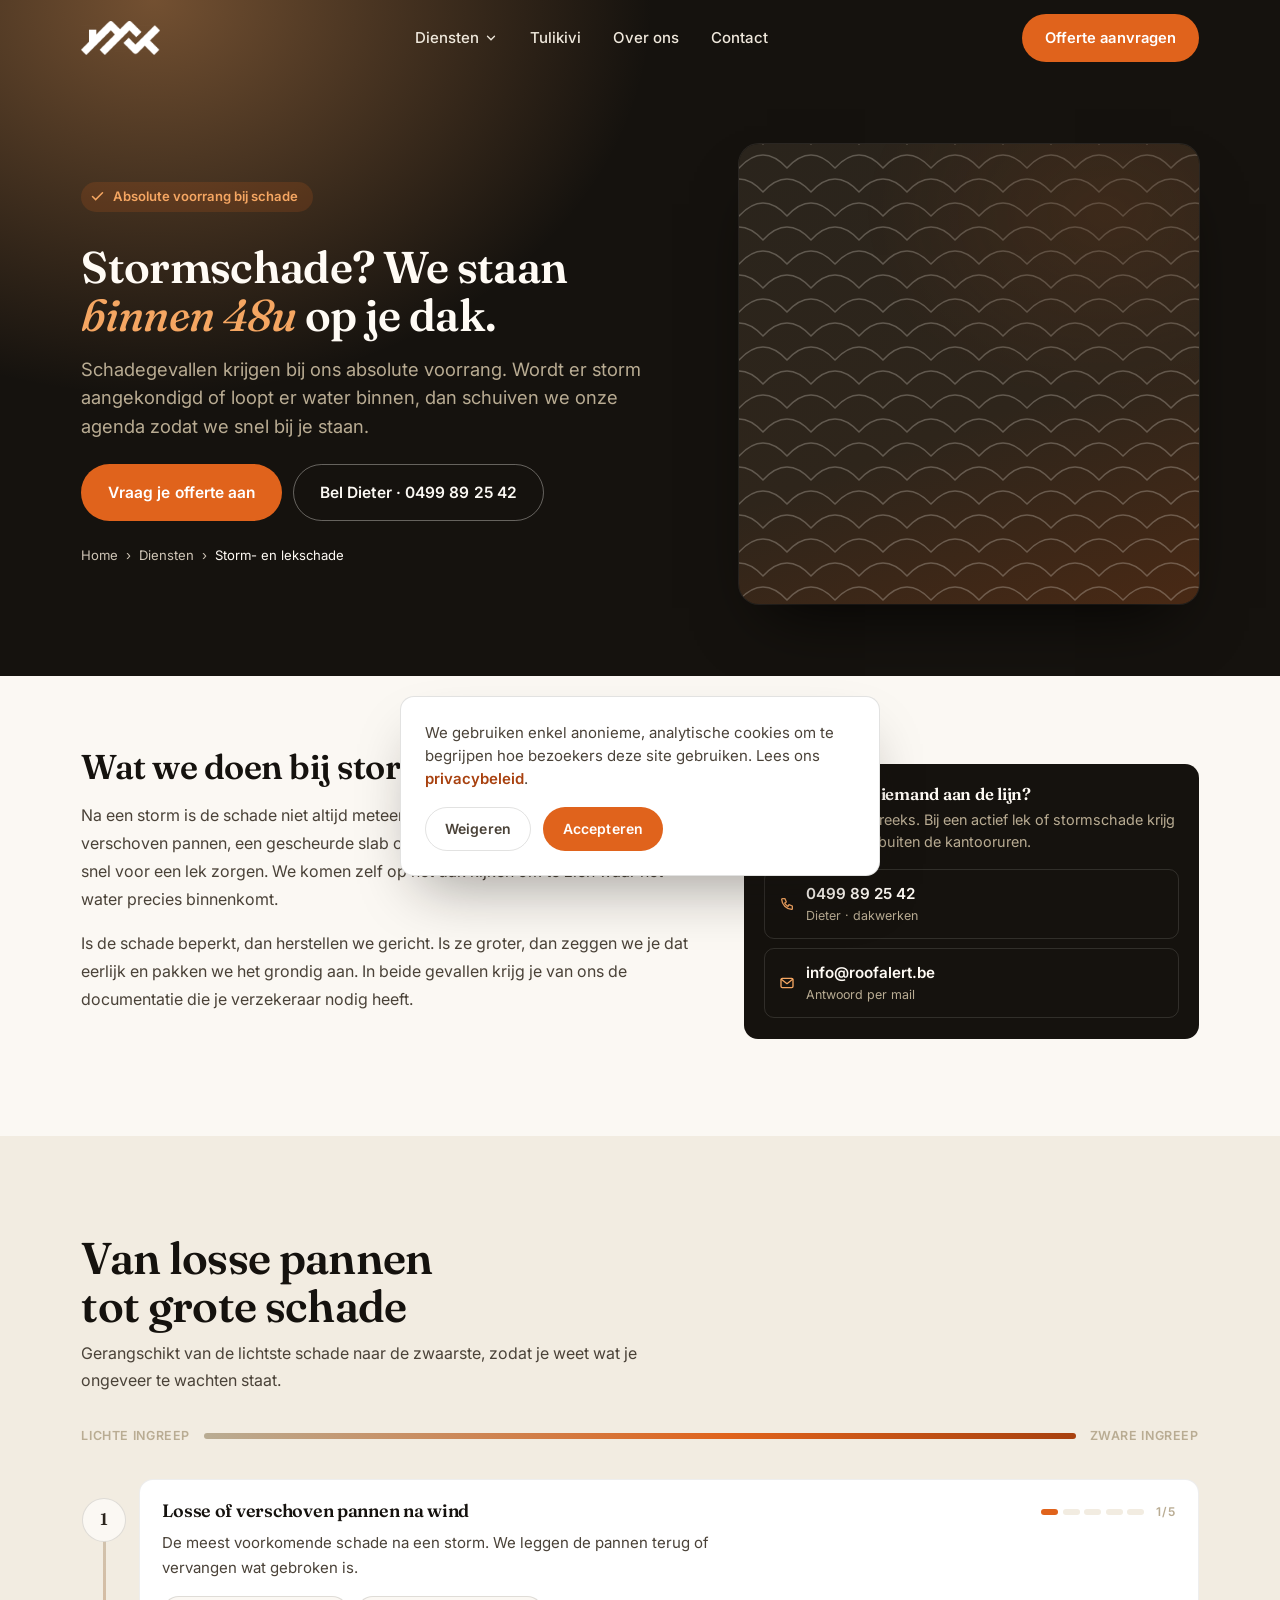
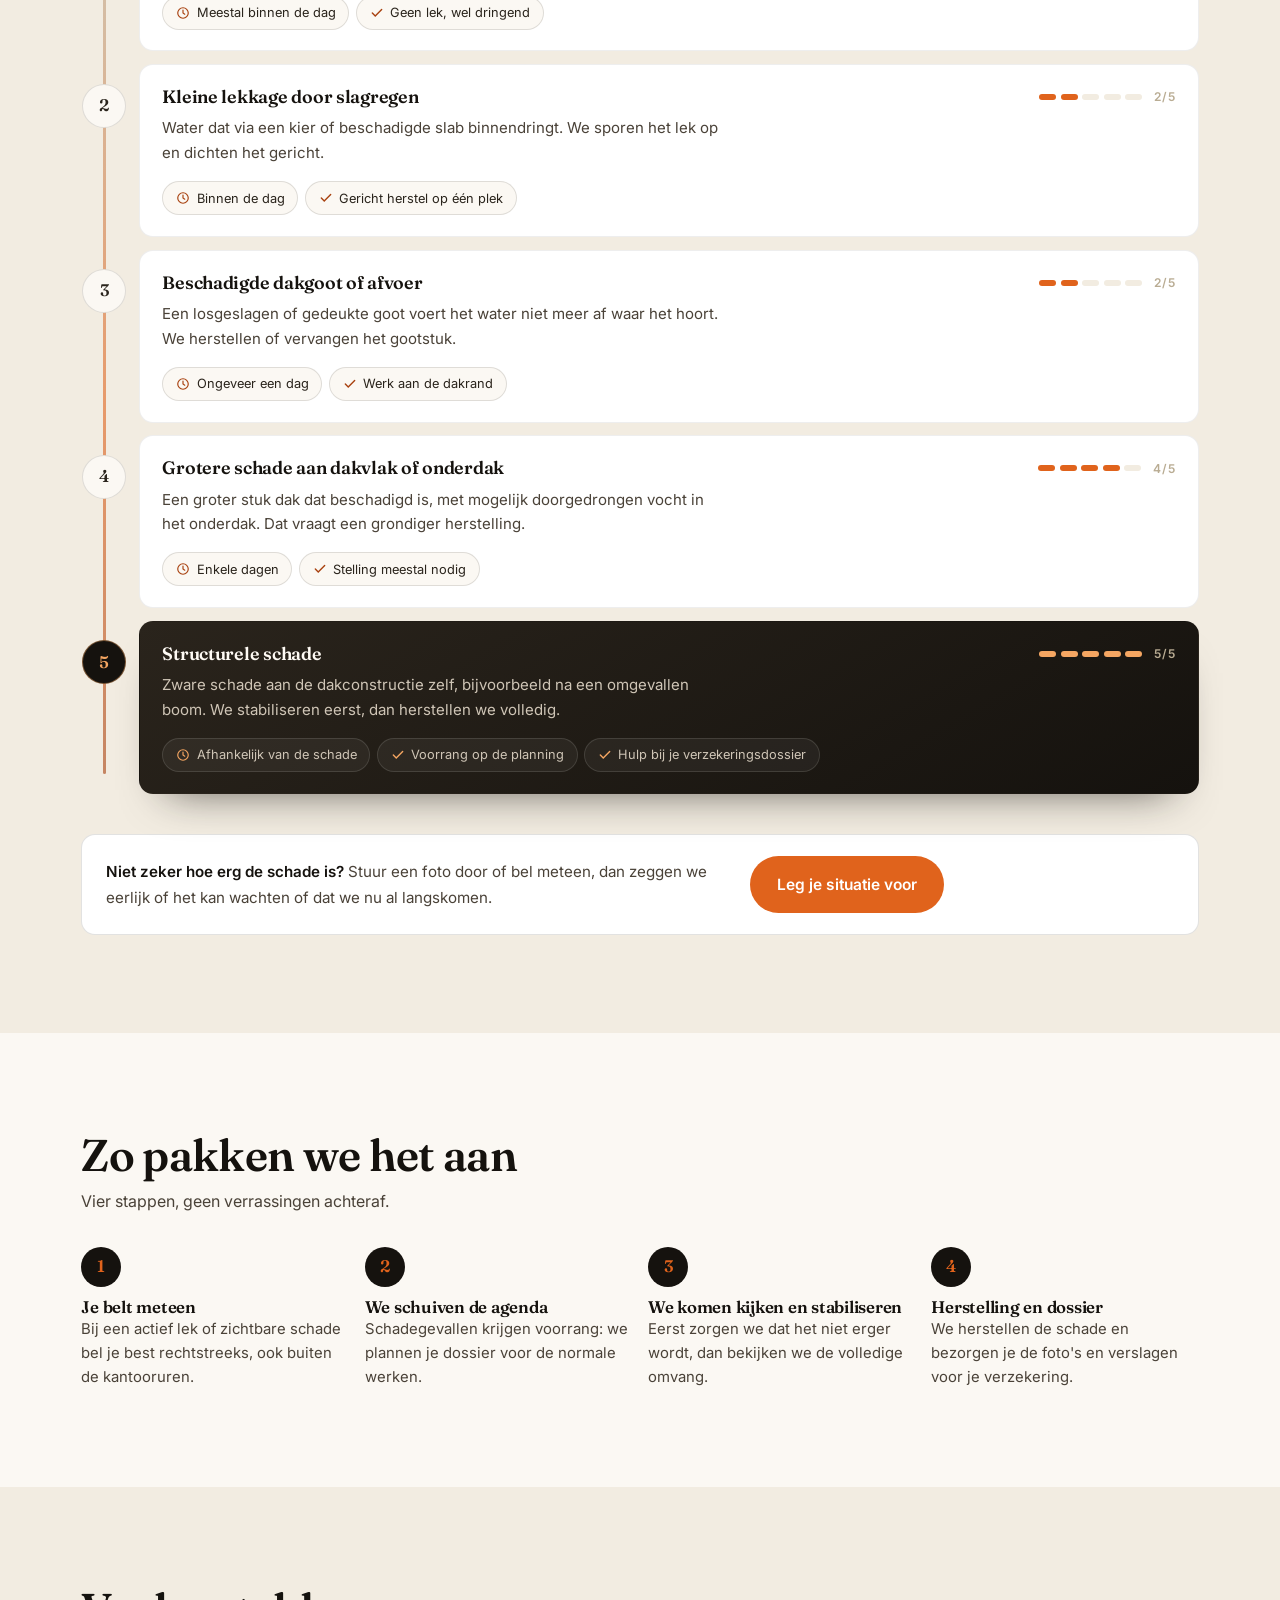
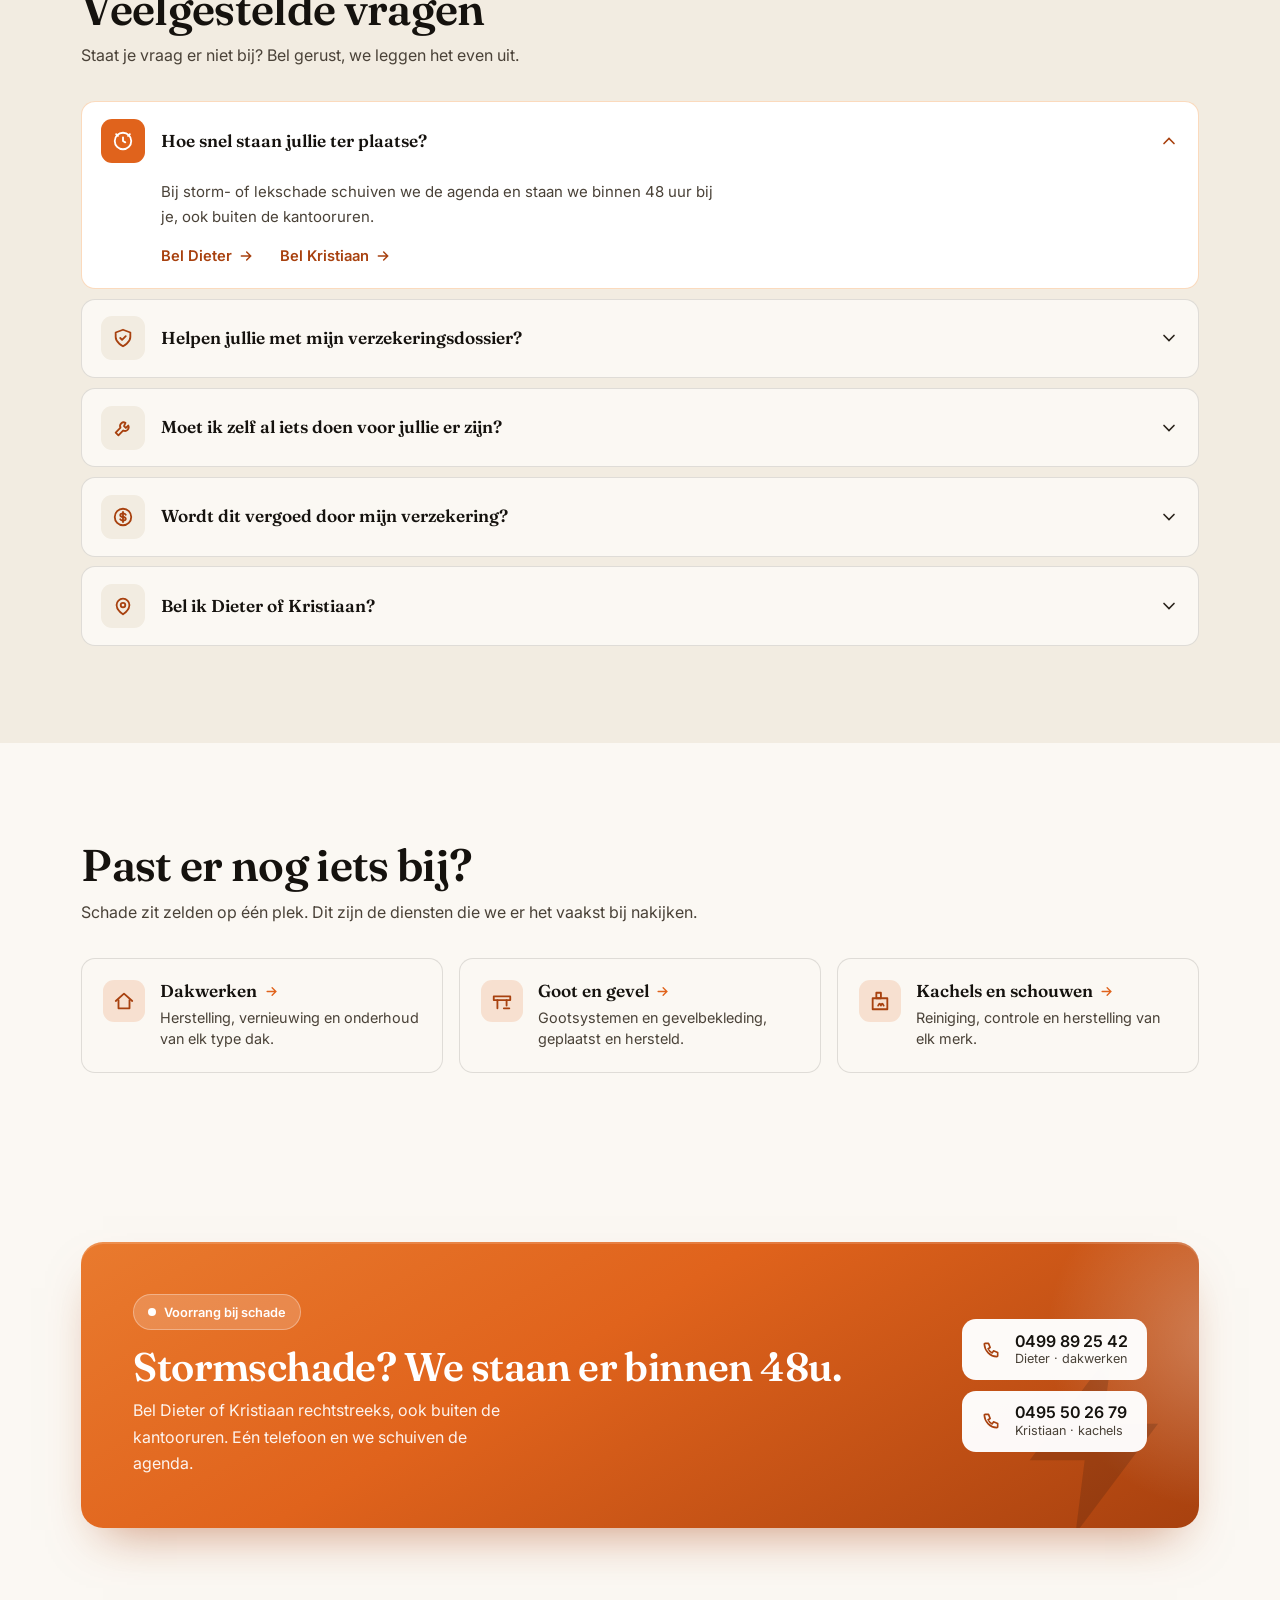
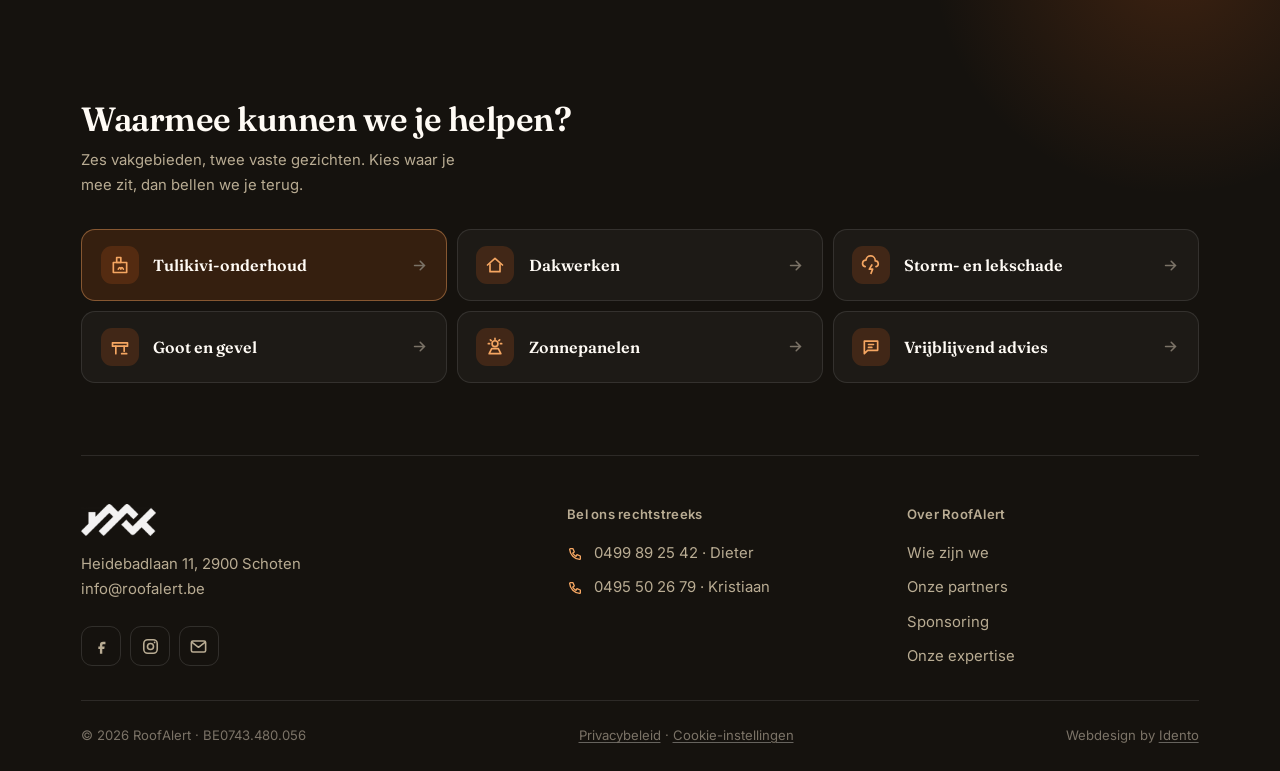
<file: diensten/storm-en-lekschade/index.html>
<!DOCTYPE html>
<html lang="nl">
<head>
  <meta charset="utf-8">
  <meta name="viewport" content="width=device-width, initial-scale=1">
  <title>Storm- en lekschade — binnen 48u ter plaatse | RoofAlert</title>
  <meta name="description" content="Stormschade of een actief lek? RoofAlert schuift de agenda en staat binnen 48u ter plaatse. Ook hulp bij je verzekeringsdossier.">
  <meta name="robots" content="index, follow">
  <link rel="canonical" href="https://roofalert.be/diensten/storm-en-lekschade/">
  <meta name="theme-color" content="#15120e">

  <meta property="og:type" content="website">
  <meta property="og:site_name" content="RoofAlert">
  <meta property="og:locale" content="nl_BE">
  <meta property="og:title" content="Storm- en lekschade — binnen 48u ter plaatse | RoofAlert">
  <meta property="og:description" content="Stormschade of een actief lek? RoofAlert schuift de agenda en staat binnen 48u ter plaatse. Ook hulp bij je verzekeringsdossier.">
  <meta property="og:url" content="https://roofalert.be/diensten/storm-en-lekschade/">
  <meta property="og:image" content="https://roofalert.be/assets/img/logo.png">

  <link rel="icon" href="../../favicon.ico" sizes="any">
  <link rel="icon" href="../../assets/img/favicon.svg" type="image/svg+xml">
  <link rel="apple-touch-icon" href="../../assets/img/apple-touch-icon.png">
  <link rel="manifest" href="../../site.webmanifest">

  <link rel="preconnect" href="https://fonts.googleapis.com">
  <link rel="preconnect" href="https://fonts.gstatic.com" crossorigin>
  <link rel="preload" as="style" href="https://fonts.googleapis.com/css2?family=Fraunces:opsz,wght@9..144,500;9..144,600&family=Inter:wght@400;500;600&display=swap">
  <link href="https://fonts.googleapis.com/css2?family=Fraunces:opsz,wght@9..144,500;9..144,600&family=Inter:wght@400;500;600&display=swap" rel="stylesheet" media="print" onload="this.media='all'">
  <noscript><link href="https://fonts.googleapis.com/css2?family=Fraunces:opsz,wght@9..144,500;9..144,600&family=Inter:wght@400;500;600&display=swap" rel="stylesheet"></noscript>

  <!-- Volgorde is belangrijk: brand -> layout -> components -> pagina -->
  <link rel="stylesheet" href="../../assets/css/brand.css">
  <link rel="stylesheet" href="../../assets/css/layout.css">
  <link rel="stylesheet" href="../../assets/css/components.css">
  <link rel="stylesheet" href="../../assets/css/pages/dienst.css">

  <script type="application/ld+json">
  {
    "@context": "https://schema.org",
    "@type": "BreadcrumbList",
    "itemListElement": [
      { "@type": "ListItem", "position": 1, "name": "Home", "item": "https://roofalert.be/" },
      { "@type": "ListItem", "position": 2, "name": "Diensten", "item": "https://roofalert.be/diensten/" },
      { "@type": "ListItem", "position": 3, "name": "Storm- en lekschade", "item": "https://roofalert.be/diensten/storm-en-lekschade/" }
    ]
  }
  </script>
  <script type="application/ld+json">
  {
    "@context": "https://schema.org",
    "@type": "Service",
    "name": "Storm- en lekschade",
    "description": "Spoedherstelling van storm- en lekschade aan het dak, met voorrang op de planning.",
    "serviceType": "Storm- en lekschade",
    "url": "https://roofalert.be/diensten/storm-en-lekschade/",
    "areaServed": { "@type": "Country", "name": "BE" },
    "provider": { "@id": "https://roofalert.be/#bedrijf" }
  }
  </script>
</head>
<body>

<a class="skip-link" href="#main-content">Ga naar inhoud</a>

<header class="hdr" id="hdr">
  <div class="wrap hdr__in">
    <a href="../../" class="brand" aria-label="RoofAlert home">
      <img class="brand__logo" src="../../assets/img/logo.png" alt="RoofAlert">
    </a>
    <nav class="nav" id="mainNav" aria-label="Hoofdmenu">
      <div class="nav__item" id="megaItem">
        <button class="nav__trigger" aria-expanded="false" aria-haspopup="true">
          Diensten
          <svg viewBox="0 0 24 24" fill="none" stroke="currentColor" stroke-width="2.2" stroke-linecap="round" aria-hidden="true"><path d="M6 9l6 6 6-6"/></svg>
        </button>
        <div class="mega">
          <div class="mega__in">
            <span class="mega__lbl"><span>Onze expertise</span><a class="mega__all" href="../../diensten/">Alle diensten <svg viewBox="0 0 24 24" fill="none" stroke="currentColor" stroke-width="2.2" stroke-linecap="round" aria-hidden="true"><path d="M5 12h13M13 6l6 6-6 6"/></svg></a></span>

            <a class="mega__link" href="../../diensten/dakwerken/">
              <span class="mega__ic"><svg viewBox="0 0 24 24" fill="none" stroke="currentColor" stroke-width="2" stroke-linecap="round" stroke-linejoin="round" aria-hidden="true"><path d="M3 12L12 4l9 8"/><path d="M6 11v9h12v-9"/></svg></span>
              <span><b class="mega__t">Dakwerken</b><span class="mega__d">Herstelling, vernieuwing en onderhoud van elk type dak</span></span>
            </a>

            <a class="mega__link" href="../../diensten/kachels-en-schouwen/">
              <span class="mega__ic"><svg viewBox="0 0 24 24" fill="none" stroke="currentColor" stroke-width="2" stroke-linecap="round" stroke-linejoin="round" aria-hidden="true"><rect x="4" y="9" width="16" height="12"/><rect x="8" y="3" width="5" height="6"/><path d="M10 17q2-4 3 0 1-4 3 0"/></svg></span>
              <span><b class="mega__t">Kachels en schouwen</b><span class="mega__d">Reiniging, controle en herstelling van elk merk</span></span>
            </a>

            <a class="mega__link" href="../../diensten/goot-en-gevel/">
              <span class="mega__ic"><svg viewBox="0 0 24 24" fill="none" stroke="currentColor" stroke-width="2" stroke-linecap="round" stroke-linejoin="round" aria-hidden="true"><path d="M3 7h18v4H3z"/><path d="M7 11v9M17 11v6"/><path d="M14 20h6"/></svg></span>
              <span><b class="mega__t">Goot en gevel</b><span class="mega__d">Gootsystemen en gevelbekleding, geplaatst en hersteld</span></span>
            </a>

            <div class="mega__feat">
              <svg class="seal" viewBox="0 0 256 256" fill="currentColor" aria-hidden="true"><path d="M225.86,102.82c-3.77-3.94-7.67-8-9.14-11.57-1.36-3.27-1.44-8.69-1.52-13.94-.15-9.76-.31-20.82-8-28.51s-18.75-7.85-28.51-8c-5.25-.08-10.67-.16-13.94-1.52-3.56-1.47-7.63-5.37-11.57-9.14C146.28,23.51,138.44,16,128,16s-18.27,7.51-25.18,14.14c-3.94,3.77-8,7.67-11.57,9.14C88,40.64,82.56,40.72,77.31,40.8c-9.76.15-20.82.31-28.51,8S41,67.55,40.8,77.31c-.08,5.25-.16,10.67-1.52,13.94-1.47,3.56-5.37,7.63-9.14,11.57C23.51,109.72,16,117.56,16,128s7.51,18.27,14.14,25.18c3.77,3.94,7.67,8,9.14,11.57,1.36,3.27,1.44,8.69,1.52,13.94.15,9.76.31,20.82,8,28.51s18.75,7.85,28.51,8c5.25.08,10.67.16,13.94,1.52,3.56,1.47,7.63,5.37,11.57,9.14C109.72,232.49,117.56,240,128,240s18.27-7.51,25.18-14.14c3.94-3.77,8-7.67,11.57-9.14,3.27-1.36,8.69-1.44,13.94-1.52,9.76-.15,20.82-.31,28.51-8s7.85-18.75,8-28.51c.08-5.25.16-10.67,1.52-13.94,1.47-3.56,5.37-7.63,9.14-11.57C232.49,146.28,240,138.44,240,128S232.49,109.73,225.86,102.82Zm-11.55,39.29c-4.79,5-9.75,10.17-12.38,16.52-2.52,6.1-2.63,13.07-2.73,19.82-.1,7-.21,14.33-3.32,17.43s-10.39,3.22-17.43,3.32c-6.75.1-13.72.21-19.82,2.73-6.35,2.63-11.52,7.59-16.52,12.38S132,224,128,224s-9.15-4.92-14.11-9.69-10.17-9.75-16.52-12.38c-6.1-2.52-13.07-2.63-19.82-2.73-7-.1-14.33-.21-17.43-3.32s-3.22-10.39-3.32-17.43c-.1-6.75-.21-13.72-2.73-19.82-2.63-6.35-7.59-11.52-12.38-16.52S32,132,32,128s4.92-9.15,9.69-14.11,9.75-10.17,12.38-16.52c2.52-6.1,2.63-13.07,2.73-19.82.1-7,.21-14.33,3.32-17.43S70.51,56.9,77.55,56.8c6.75-.1,13.72-.21,19.82-2.73,6.35-2.63,11.52-7.59,16.52-12.38S124,32,128,32s9.15,4.92,14.11,9.69,10.17,9.75,16.52,12.38c6.1,2.52,13.07,2.63,19.82,2.73,7,.1,14.33.21,17.43,3.32s3.22,10.39,3.32,17.43c.1,6.75.21,13.72,2.73,19.82,2.63,6.35,7.59,11.52,12.38,16.52S224,124,224,128,219.08,137.15,214.31,142.11ZM173.66,98.34a8,8,0,0,1,0,11.32l-56,56a8,8,0,0,1-11.32,0l-24-24a8,8,0,0,1,11.32-11.32L112,148.69l50.34-50.35A8,8,0,0,1,173.66,98.34Z"/></svg>
              <strong>Tulikivi-onderhoud</strong>
              <p>De enige erkende hersteller van speksteenkachels in België. We komen tot in elke uithoek van het land.</p>
              <a href="../../diensten/tulikivi-onderhoud/">Ontdek wat we doen <svg viewBox="0 0 24 24" fill="none" stroke="currentColor" stroke-width="2.2" stroke-linecap="round" aria-hidden="true"><path d="M5 12h13M13 6l6 6-6 6"/></svg></a>
            </div>

            <a class="mega__link" href="../../diensten/storm-en-lekschade/">
              <span class="mega__ic"><svg viewBox="0 0 24 24" fill="none" stroke="currentColor" stroke-width="2" stroke-linecap="round" stroke-linejoin="round" aria-hidden="true"><path d="M5 14a4 4 0 011-7.9A5.5 5.5 0 0117 7a3.5 3.5 0 011 6.9"/><path d="M13 12l-3 5h4l-2 5"/></svg></span>
              <span><b class="mega__t">Storm- en lekschade</b><span class="mega__d">Absolute voorrang, binnen 48u ter plaatse</span></span>
            </a>

            <a class="mega__link" href="../../diensten/zonnepanelen/">
              <span class="mega__ic"><svg viewBox="0 0 24 24" fill="none" stroke="currentColor" stroke-width="2" stroke-linecap="round" stroke-linejoin="round" aria-hidden="true"><circle cx="12" cy="8" r="3.5"/><path d="M12 1.5v1.5M20 8h-1.5M5.5 8H4M17.6 3.4l-1 1M6.4 3.4l1 1"/><path d="M5 20l3-6h8l3 6z"/></svg></span>
              <span><b class="mega__t">Zonnepanelen</b><span class="mega__d">Geplaatst samen met je dakwerken, in één beweging</span></span>
            </a>

            <a class="mega__link" href="../../contact/">
              <span class="mega__ic"><svg viewBox="0 0 24 24" fill="none" stroke="currentColor" stroke-width="2" stroke-linecap="round" stroke-linejoin="round" aria-hidden="true"><path d="M4 5h16v11H8l-4 4z"/><path d="M9 9h6M9 12.5h4"/></svg></span>
              <span><b class="mega__t">Vrijblijvend advies</b><span class="mega__d">Niet zeker wat je nodig hebt? Bel of mail ons gerust</span></span>
            </a>
          </div>
        </div>
      </div>
      <a href="../../diensten/tulikivi-onderhoud/">Tulikivi</a>
      <a href="../../over-ons/">Over ons</a>
      <a href="../../contact/">Contact</a>
    </nav>
    <a href="../../offerte/" class="btn btn-primary hdr__cta">Offerte aanvragen</a>
    <button class="hdr__burger" id="burgerBtn" type="button" aria-expanded="false" aria-controls="mainNav" aria-label="Menu openen">
      <span></span><span></span><span></span>
    </button>
  </div>
</header>

<header class="page-header">
  <div class="wrap page-header__grid">
    <div>
      <span class="eyebrow"><svg viewBox="0 0 24 24" fill="none" stroke="currentColor" stroke-width="2.4" stroke-linecap="round" aria-hidden="true"><path d="M20 6L9 17l-5-5"/></svg> Absolute voorrang bij schade</span>
      <h1>Stormschade? We staan <em>binnen 48u</em> op je dak.</h1>
      <p>Schadegevallen krijgen bij ons absolute voorrang. Wordt er storm aangekondigd of loopt er water binnen, dan schuiven we onze agenda zodat we snel bij je staan.</p>
      <div class="dienst-hero-acts">
        <a href="../../offerte/" class="btn btn-primary">Vraag je offerte aan</a>
        <a href="tel:+32499892542" class="btn btn-light">Bel Dieter · 0499 89 25 42</a>
      </div>
      <nav class="breadcrumb" aria-label="Kruimelpad">
        <a href="../../">Home</a>
        <span aria-hidden="true">›</span>
        <a href="../../diensten/">Diensten</a>
        <span aria-hidden="true">›</span>
        <span aria-current="page">Storm- en lekschade</span>
      </nav>
    </div>
    <div class="page-header__media">
      <img src="https://images.unsplash.com/photo-1763665814538-8ba04597286c?fm=jpg&q=80&w=1100&auto=format&fit=crop" alt="Dakwerker herstelt een dak" loading="eager" onerror="this.remove()">
    </div>
  </div>
</header>

<main id="main-content">
  <section class="section section-first">
    <div class="wrap dienst-lead">
      <div class="dienst-lead__txt reveal">
        <h2>Wat we doen bij storm- of lekschade</h2>
        <p>Na een storm is de schade niet altijd meteen zichtbaar vanaf de grond: een paar verschoven pannen, een gescheurde slab of een dakgoot die loskomt kunnen al snel voor een lek zorgen. We komen zelf op het dak kijken om te zien waar het water precies binnenkomt.</p>
        <p>Is de schade beperkt, dan herstellen we gericht. Is ze groter, dan zeggen we je dat eerlijk en pakken we het grondig aan. In beide gevallen krijg je van ons de documentatie die je verzekeraar nodig heeft.</p>
      </div>

      <div class="reveal">
        <div class="dienst-call">
          <h2>Liever meteen iemand aan de lijn?</h2>
          <p>Bel Dieter rechtstreeks. Bij een actief lek of stormschade krijg je voorrang, ook buiten de kantooruren.</p>
          <div class="dienst-call__list">
            <a href="tel:+32499892542"><svg viewBox="0 0 24 24" fill="none" stroke="currentColor" stroke-width="2" stroke-linecap="round" stroke-linejoin="round" aria-hidden="true"><path d="M5 4h4l2 5-2.5 1.5a11 11 0 005 5L15 13l5 2v4a1 1 0 01-1.1 1A16 16 0 014 5.1 1 1 0 015 4z"/></svg><span><b>0499 89 25 42</b><small>Dieter · dakwerken</small></span></a>
            <a href="mailto:info@roofalert.be"><svg viewBox="0 0 24 24" fill="none" stroke="currentColor" stroke-width="2" stroke-linecap="round" stroke-linejoin="round" aria-hidden="true"><rect x="3" y="5" width="18" height="14" rx="2"/><path d="M3.5 6.5L12 13l8.5-6.5"/></svg><span><b>info@roofalert.be</b><small>Antwoord per mail</small></span></a>
          </div>
        </div>
      </div>
    </div>
  </section>

  <section class="section section-alt">
    <div class="wrap">
      <div class="dienst-head reveal">
        <h2>Van losse pannen tot grote schade</h2>
        <p>Gerangschikt van de lichtste schade naar de zwaarste, zodat je weet wat je ongeveer te wachten staat.</p>
      </div>

      <div class="scale-key" aria-hidden="true">
        <span>Lichte ingreep</span>
        <span class="scale-key__bar"></span>
        <span>Zware ingreep</span>
      </div>

      <div class="ladder">
      <article class="rung reveal">
        <span class="rung__n" aria-hidden="true">1</span>
        <div class="rung__top">
          <h3>Losse of verschoven pannen na wind</h3>
          <span class="meter" role="img" aria-label="Ingreep: 1 op 5"><i class="on"></i><i></i><i></i><i></i><i></i><b>1/5</b></span>
        </div>
        <p>De meest voorkomende schade na een storm. We leggen de pannen terug of vervangen wat gebroken is.</p>
        <div class="rung__meta">
          <span><svg viewBox="0 0 24 24" fill="none" stroke="currentColor" stroke-width="2" stroke-linecap="round" aria-hidden="true"><circle cx="12" cy="12" r="9"/><path d="M12 7v5l3 2"/></svg>Meestal binnen de dag</span>
          <span><svg viewBox="0 0 24 24" fill="none" stroke="currentColor" stroke-width="2.4" stroke-linecap="round" aria-hidden="true"><path d="M20 6L9 17l-5-5"/></svg>Geen lek, wel dringend</span>
        </div>
      </article>
      <article class="rung reveal">
        <span class="rung__n" aria-hidden="true">2</span>
        <div class="rung__top">
          <h3>Kleine lekkage door slagregen</h3>
          <span class="meter" role="img" aria-label="Ingreep: 2 op 5"><i class="on"></i><i class="on"></i><i></i><i></i><i></i><b>2/5</b></span>
        </div>
        <p>Water dat via een kier of beschadigde slab binnendringt. We sporen het lek op en dichten het gericht.</p>
        <div class="rung__meta">
          <span><svg viewBox="0 0 24 24" fill="none" stroke="currentColor" stroke-width="2" stroke-linecap="round" aria-hidden="true"><circle cx="12" cy="12" r="9"/><path d="M12 7v5l3 2"/></svg>Binnen de dag</span>
          <span><svg viewBox="0 0 24 24" fill="none" stroke="currentColor" stroke-width="2.4" stroke-linecap="round" aria-hidden="true"><path d="M20 6L9 17l-5-5"/></svg>Gericht herstel op één plek</span>
        </div>
      </article>
      <article class="rung reveal">
        <span class="rung__n" aria-hidden="true">3</span>
        <div class="rung__top">
          <h3>Beschadigde dakgoot of afvoer</h3>
          <span class="meter" role="img" aria-label="Ingreep: 2 op 5"><i class="on"></i><i class="on"></i><i></i><i></i><i></i><b>2/5</b></span>
        </div>
        <p>Een losgeslagen of gedeukte goot voert het water niet meer af waar het hoort. We herstellen of vervangen het gootstuk.</p>
        <div class="rung__meta">
          <span><svg viewBox="0 0 24 24" fill="none" stroke="currentColor" stroke-width="2" stroke-linecap="round" aria-hidden="true"><circle cx="12" cy="12" r="9"/><path d="M12 7v5l3 2"/></svg>Ongeveer een dag</span>
          <span><svg viewBox="0 0 24 24" fill="none" stroke="currentColor" stroke-width="2.4" stroke-linecap="round" aria-hidden="true"><path d="M20 6L9 17l-5-5"/></svg>Werk aan de dakrand</span>
        </div>
      </article>
      <article class="rung reveal">
        <span class="rung__n" aria-hidden="true">4</span>
        <div class="rung__top">
          <h3>Grotere schade aan dakvlak of onderdak</h3>
          <span class="meter" role="img" aria-label="Ingreep: 4 op 5"><i class="on"></i><i class="on"></i><i class="on"></i><i class="on"></i><i></i><b>4/5</b></span>
        </div>
        <p>Een groter stuk dak dat beschadigd is, met mogelijk doorgedrongen vocht in het onderdak. Dat vraagt een grondiger herstelling.</p>
        <div class="rung__meta">
          <span><svg viewBox="0 0 24 24" fill="none" stroke="currentColor" stroke-width="2" stroke-linecap="round" aria-hidden="true"><circle cx="12" cy="12" r="9"/><path d="M12 7v5l3 2"/></svg>Enkele dagen</span>
          <span><svg viewBox="0 0 24 24" fill="none" stroke="currentColor" stroke-width="2.4" stroke-linecap="round" aria-hidden="true"><path d="M20 6L9 17l-5-5"/></svg>Stelling meestal nodig</span>
        </div>
      </article>
      <article class="rung rung--top reveal">
        <span class="rung__n" aria-hidden="true">5</span>
        <div class="rung__top">
          <h3>Structurele schade</h3>
          <span class="meter" role="img" aria-label="Ingreep: 5 op 5"><i class="on"></i><i class="on"></i><i class="on"></i><i class="on"></i><i class="on"></i><b>5/5</b></span>
        </div>
        <p>Zware schade aan de dakconstructie zelf, bijvoorbeeld na een omgevallen boom. We stabiliseren eerst, dan herstellen we volledig.</p>
        <div class="rung__meta">
          <span><svg viewBox="0 0 24 24" fill="none" stroke="currentColor" stroke-width="2" stroke-linecap="round" aria-hidden="true"><circle cx="12" cy="12" r="9"/><path d="M12 7v5l3 2"/></svg>Afhankelijk van de schade</span>
          <span><svg viewBox="0 0 24 24" fill="none" stroke="currentColor" stroke-width="2.4" stroke-linecap="round" aria-hidden="true"><path d="M20 6L9 17l-5-5"/></svg>Voorrang op de planning</span>
          <span><svg viewBox="0 0 24 24" fill="none" stroke="currentColor" stroke-width="2.4" stroke-linecap="round" aria-hidden="true"><path d="M20 6L9 17l-5-5"/></svg>Hulp bij je verzekeringsdossier</span>
        </div>
      </article>
      </div>

      <div class="ladder-note reveal">
        <p><strong>Niet zeker hoe erg de schade is?</strong> Stuur een foto door of bel meteen, dan zeggen we eerlijk of het kan wachten of dat we nu al langskomen.</p>
        <a href="../../offerte/" class="btn btn-primary">Leg je situatie voor</a>
      </div>
    </div>
  </section>

  <section class="section">
    <div class="wrap">
      <div class="dienst-head reveal">
        <h2>Zo pakken we het aan</h2>
        <p>Vier stappen, geen verrassingen achteraf.</p>
      </div>
      <ol class="steps">
        <li class="step reveal">
          <span class="step__n">1</span>
          <div>
            <h3>Je belt meteen</h3>
            <p>Bij een actief lek of zichtbare schade bel je best rechtstreeks, ook buiten de kantooruren.</p>
          </div>
        </li>
        <li class="step reveal">
          <span class="step__n">2</span>
          <div>
            <h3>We schuiven de agenda</h3>
            <p>Schadegevallen krijgen voorrang: we plannen je dossier voor de normale werken.</p>
          </div>
        </li>
        <li class="step reveal">
          <span class="step__n">3</span>
          <div>
            <h3>We komen kijken en stabiliseren</h3>
            <p>Eerst zorgen we dat het niet erger wordt, dan bekijken we de volledige omvang.</p>
          </div>
        </li>
        <li class="step reveal">
          <span class="step__n">4</span>
          <div>
            <h3>Herstelling en dossier</h3>
            <p>We herstellen de schade en bezorgen je de foto's en verslagen voor je verzekering.</p>
          </div>
        </li>
      </ol>
    </div>
  </section>

  <section class="section section-alt">
    <div class="wrap">
      <div class="dienst-head reveal">
        <h2>Veelgestelde vragen</h2>
        <p>Staat je vraag er niet bij? Bel gerust, we leggen het even uit.</p>
      </div>
      <div class="acc">
      <div class="acc-item" data-open="true">
        <button class="acc-btn" aria-expanded="true">
          <span class="acc-ic"><svg viewBox="0 0 24 24" fill="none" stroke="currentColor" stroke-width="2" stroke-linecap="round" stroke-linejoin="round" aria-hidden="true"><circle cx="12" cy="12" r="9"/><path d="M12 8v4l2.5 1.5"/><path d="M4.5 4.5l2 2M19.5 4.5l-2 2"/></svg></span>
          <span class="acc-ttl">Hoe snel staan jullie ter plaatse?</span>
          <svg class="acc-chev" viewBox="0 0 24 24" fill="none" stroke="currentColor" stroke-width="2" stroke-linecap="round" aria-hidden="true"><path d="M6 9l6 6 6-6"/></svg>
        </button>
        <div class="acc-body"><div class="acc-inner"><div class="acc-pad">
          <p>Bij storm- of lekschade schuiven we de agenda en staan we binnen 48 uur bij je, ook buiten de kantooruren.</p>
          <div class="acc-links">
            <a href="tel:+32499892542" class="acc-link">Bel Dieter <svg viewBox="0 0 24 24" fill="none" stroke="currentColor" stroke-width="2.2" stroke-linecap="round" aria-hidden="true"><path d="M5 12h13M13 6l6 6-6 6"/></svg></a>
            <a href="tel:+32495502679" class="acc-link">Bel Kristiaan <svg viewBox="0 0 24 24" fill="none" stroke="currentColor" stroke-width="2.2" stroke-linecap="round" aria-hidden="true"><path d="M5 12h13M13 6l6 6-6 6"/></svg></a>
          </div>
        </div></div></div>
      </div>
      <div class="acc-item">
        <button class="acc-btn" aria-expanded="false">
          <span class="acc-ic"><svg viewBox="0 0 24 24" fill="none" stroke="currentColor" stroke-width="2" stroke-linecap="round" stroke-linejoin="round" aria-hidden="true"><path d="M12 21s-8-4-8-10V6l8-3 8 3v5c0 6-8 10-8 10z"/><path d="M9 12l2 2 4-4"/></svg></span>
          <span class="acc-ttl">Helpen jullie met mijn verzekeringsdossier?</span>
          <svg class="acc-chev" viewBox="0 0 24 24" fill="none" stroke="currentColor" stroke-width="2" stroke-linecap="round" aria-hidden="true"><path d="M6 9l6 6 6-6"/></svg>
        </button>
        <div class="acc-body"><div class="acc-inner"><div class="acc-pad">
          <p>Ja. We maken foto's van de schade en zetten duidelijk op papier wat er hersteld moest worden — dat is meestal wat je verzekeraar of expert nodig heeft.</p>
          <a href="../../offerte/" class="acc-link">Bespreek je dossier <svg viewBox="0 0 24 24" fill="none" stroke="currentColor" stroke-width="2.2" stroke-linecap="round" aria-hidden="true"><path d="M5 12h13M13 6l6 6-6 6"/></svg></a>
        </div></div></div>
      </div>
      <div class="acc-item">
        <button class="acc-btn" aria-expanded="false">
          <span class="acc-ic"><svg viewBox="0 0 24 24" fill="none" stroke="currentColor" stroke-width="2" stroke-linecap="round" stroke-linejoin="round" aria-hidden="true"><path d="M14.7 6.3a4 4 0 00-5.4 5.4L4 17l3 3 5.3-5.3a4 4 0 005.4-5.4l-2.6 2.6-2-2z"/></svg></span>
          <span class="acc-ttl">Moet ik zelf al iets doen voor jullie er zijn?</span>
          <svg class="acc-chev" viewBox="0 0 24 24" fill="none" stroke="currentColor" stroke-width="2" stroke-linecap="round" aria-hidden="true"><path d="M6 9l6 6 6-6"/></svg>
        </button>
        <div class="acc-body"><div class="acc-inner"><div class="acc-pad">
          <p>Is er een actief lek, plaats dan gerust een emmer of afdekzeil binnenshuis om verdere schade te beperken. Ga zelf niet op het dak — dat werk laat je aan ons over.</p>
          <a href="tel:+32499892542" class="acc-link">Bel bij een actief lek <svg viewBox="0 0 24 24" fill="none" stroke="currentColor" stroke-width="2.2" stroke-linecap="round" aria-hidden="true"><path d="M5 12h13M13 6l6 6-6 6"/></svg></a>
        </div></div></div>
      </div>
      <div class="acc-item">
        <button class="acc-btn" aria-expanded="false">
          <span class="acc-ic"><svg viewBox="0 0 24 24" fill="none" stroke="currentColor" stroke-width="2" stroke-linecap="round" stroke-linejoin="round" aria-hidden="true"><circle cx="12" cy="12" r="9"/><path d="M15 9.5c-.6-1-1.8-1.5-3-1.5-1.7 0-3 .8-3 2s1.3 1.8 3 2 3 .8 3 2-1.3 2-3 2c-1.2 0-2.4-.5-3-1.5"/><path d="M12 6.5v11"/></svg></span>
          <span class="acc-ttl">Wordt dit vergoed door mijn verzekering?</span>
          <svg class="acc-chev" viewBox="0 0 24 24" fill="none" stroke="currentColor" stroke-width="2" stroke-linecap="round" aria-hidden="true"><path d="M6 9l6 6 6-6"/></svg>
        </button>
        <div class="acc-body"><div class="acc-inner"><div class="acc-pad">
          <p>Dat hangt af van je polis en de oorzaak van de schade. Wij documenteren de schade grondig; de beoordeling zelf ligt bij je verzekeraar of expert.</p>
          <a href="../../offerte/" class="acc-link">Vraag het ons na <svg viewBox="0 0 24 24" fill="none" stroke="currentColor" stroke-width="2.2" stroke-linecap="round" aria-hidden="true"><path d="M5 12h13M13 6l6 6-6 6"/></svg></a>
        </div></div></div>
      </div>
      <div class="acc-item">
        <button class="acc-btn" aria-expanded="false">
          <span class="acc-ic"><svg viewBox="0 0 24 24" fill="none" stroke="currentColor" stroke-width="2" stroke-linecap="round" stroke-linejoin="round" aria-hidden="true"><path d="M12 21s-7-4.7-7-10a7 7 0 0114 0c0 5.3-7 10-7 10z"/><circle cx="12" cy="11" r="2.5"/></svg></span>
          <span class="acc-ttl">Bel ik Dieter of Kristiaan?</span>
          <svg class="acc-chev" viewBox="0 0 24 24" fill="none" stroke="currentColor" stroke-width="2" stroke-linecap="round" aria-hidden="true"><path d="M6 9l6 6 6-6"/></svg>
        </button>
        <div class="acc-body"><div class="acc-inner"><div class="acc-pad">
          <p>Voor dakschade bel je Dieter, voor schade aan een kachel of schouw bel je Kristiaan. Twijfel je, bel gewoon een van beiden.</p>
          <div class="acc-links">
            <a href="tel:+32499892542" class="acc-link">Dieter · dakwerken <svg viewBox="0 0 24 24" fill="none" stroke="currentColor" stroke-width="2.2" stroke-linecap="round" aria-hidden="true"><path d="M5 12h13M13 6l6 6-6 6"/></svg></a>
            <a href="tel:+32495502679" class="acc-link">Kristiaan · kachels <svg viewBox="0 0 24 24" fill="none" stroke="currentColor" stroke-width="2.2" stroke-linecap="round" aria-hidden="true"><path d="M5 12h13M13 6l6 6-6 6"/></svg></a>
          </div>
        </div></div></div>
      </div>
      </div>
    </div>
  </section>

  <section class="section">
    <div class="wrap">
      <div class="dienst-head reveal">
        <h2>Past er nog iets bij?</h2>
        <p>Schade zit zelden op één plek. Dit zijn de diensten die we er het vaakst bij nakijken.</p>
      </div>
      <div class="svc-grid dienst-more">
        <a class="svc-card" href="../../diensten/dakwerken/">
          <span class="svc-card__ic"><svg viewBox="0 0 24 24" fill="none" stroke="currentColor" stroke-width="2" stroke-linecap="round" stroke-linejoin="round" aria-hidden="true"><path d="M3 12L12 4l9 8"/><path d="M6 11v9h12v-9"/></svg></span>
          <span class="svc-card__body">
            <span class="svc-card__t">Dakwerken <svg viewBox="0 0 24 24" fill="none" stroke="currentColor" stroke-width="2.2" stroke-linecap="round" aria-hidden="true"><path d="M5 12h13M13 6l6 6-6 6"/></svg></span>
            <span class="svc-card__d">Herstelling, vernieuwing en onderhoud van elk type dak.</span>
          </span>
        </a>
        <a class="svc-card" href="../../diensten/goot-en-gevel/">
          <span class="svc-card__ic"><svg viewBox="0 0 24 24" fill="none" stroke="currentColor" stroke-width="2" stroke-linecap="round" stroke-linejoin="round" aria-hidden="true"><path d="M3 7h18v4H3z"/><path d="M7 11v9M17 11v6"/><path d="M14 20h6"/></svg></span>
          <span class="svc-card__body">
            <span class="svc-card__t">Goot en gevel <svg viewBox="0 0 24 24" fill="none" stroke="currentColor" stroke-width="2.2" stroke-linecap="round" aria-hidden="true"><path d="M5 12h13M13 6l6 6-6 6"/></svg></span>
            <span class="svc-card__d">Gootsystemen en gevelbekleding, geplaatst en hersteld.</span>
          </span>
        </a>
        <a class="svc-card" href="../../diensten/kachels-en-schouwen/">
          <span class="svc-card__ic"><svg viewBox="0 0 24 24" fill="none" stroke="currentColor" stroke-width="2" stroke-linecap="round" stroke-linejoin="round" aria-hidden="true"><rect x="4" y="9" width="16" height="12"/><rect x="8" y="3" width="5" height="6"/><path d="M10 17q2-4 3 0 1-4 3 0"/></svg></span>
          <span class="svc-card__body">
            <span class="svc-card__t">Kachels en schouwen <svg viewBox="0 0 24 24" fill="none" stroke="currentColor" stroke-width="2.2" stroke-linecap="round" aria-hidden="true"><path d="M5 12h13M13 6l6 6-6 6"/></svg></span>
            <span class="svc-card__d">Reiniging, controle en herstelling van elk merk.</span>
          </span>
        </a>
      </div>
    </div>
  </section>

<section class="storm">
  <div class="wrap">
    <div class="storm-card reveal">
      <svg class="storm-bolt" viewBox="0 0 24 24" fill="currentColor" aria-hidden="true"><path d="M13 2L4 14h6l-1 8 9-12h-6l1-8z"/></svg>
      <div class="storm-in">
        <div>
          <span class="storm-pill"><span></span>Voorrang bij schade</span>
          <h2>Stormschade? We staan er binnen 48u.</h2>
          <p>Bel Dieter of Kristiaan rechtstreeks, ook buiten de kantooruren. Eén telefoon en we schuiven de agenda.</p>
        </div>
        <div class="storm-acts">
          <a href="tel:+32499892542" class="storm-btn">
            <svg viewBox="0 0 24 24" fill="none" stroke="currentColor" stroke-width="2" stroke-linecap="round" stroke-linejoin="round" aria-hidden="true"><path d="M5 4h4l2 5-2.5 1.5a11 11 0 005 5L15 13l5 2v4a1 1 0 01-1.1 1A16 16 0 014 5.1 1 1 0 015 4z"/></svg>
            <span><b>0499 89 25 42</b><small>Dieter · dakwerken</small></span>
          </a>
          <a href="tel:+32495502679" class="storm-btn">
            <svg viewBox="0 0 24 24" fill="none" stroke="currentColor" stroke-width="2" stroke-linecap="round" stroke-linejoin="round" aria-hidden="true"><path d="M5 4h4l2 5-2.5 1.5a11 11 0 005 5L15 13l5 2v4a1 1 0 01-1.1 1A16 16 0 014 5.1 1 1 0 015 4z"/></svg>
            <span><b>0495 50 26 79</b><small>Kristiaan · kachels</small></span>
          </a>
        </div>
      </div>
    </div>
  </div>
</section>
</main>

<footer class="ftr" id="contact">
  <div class="wrap">
    <div class="ftr__spot">
      <h3>Waarmee kunnen we je helpen?</h3>
      <p>Zes vakgebieden, twee vaste gezichten. Kies waar je mee zit, dan bellen we je terug.</p>
      <div class="ftr__tiles">

        <a class="ftr__tile ftr__tile--hl" href="../../diensten/tulikivi-onderhoud/">
          <span class="ftr__tile-ic"><svg viewBox="0 0 24 24" fill="none" stroke="currentColor" stroke-width="2" stroke-linecap="round" stroke-linejoin="round" aria-hidden="true"><rect x="4" y="9" width="16" height="12"/><rect x="8" y="3" width="5" height="6"/><path d="M10 17q2-4 3 0 1-4 3 0"/></svg></span>
          <span class="ftr__tile-t">Tulikivi-onderhoud</span>
          <svg class="ftr__tile-ar" viewBox="0 0 24 24" fill="none" stroke="currentColor" stroke-width="2.2" stroke-linecap="round" aria-hidden="true"><path d="M5 12h13M13 6l6 6-6 6"/></svg>
        </a>

        <a class="ftr__tile" href="../../diensten/dakwerken/">
          <span class="ftr__tile-ic"><svg viewBox="0 0 24 24" fill="none" stroke="currentColor" stroke-width="2" stroke-linecap="round" stroke-linejoin="round" aria-hidden="true"><path d="M3 12L12 4l9 8"/><path d="M6 11v9h12v-9"/></svg></span>
          <span class="ftr__tile-t">Dakwerken</span>
          <svg class="ftr__tile-ar" viewBox="0 0 24 24" fill="none" stroke="currentColor" stroke-width="2.2" stroke-linecap="round" aria-hidden="true"><path d="M5 12h13M13 6l6 6-6 6"/></svg>
        </a>

        <a class="ftr__tile" href="../../diensten/storm-en-lekschade/">
          <span class="ftr__tile-ic"><svg viewBox="0 0 24 24" fill="none" stroke="currentColor" stroke-width="2" stroke-linecap="round" stroke-linejoin="round" aria-hidden="true"><path d="M5 14a4 4 0 011-7.9A5.5 5.5 0 0117 7a3.5 3.5 0 011 6.9"/><path d="M13 12l-3 5h4l-2 5"/></svg></span>
          <span class="ftr__tile-t">Storm- en lekschade</span>
          <svg class="ftr__tile-ar" viewBox="0 0 24 24" fill="none" stroke="currentColor" stroke-width="2.2" stroke-linecap="round" aria-hidden="true"><path d="M5 12h13M13 6l6 6-6 6"/></svg>
        </a>

        <a class="ftr__tile" href="../../diensten/goot-en-gevel/">
          <span class="ftr__tile-ic"><svg viewBox="0 0 24 24" fill="none" stroke="currentColor" stroke-width="2" stroke-linecap="round" stroke-linejoin="round" aria-hidden="true"><path d="M3 7h18v4H3z"/><path d="M7 11v9M17 11v6"/><path d="M14 20h6"/></svg></span>
          <span class="ftr__tile-t">Goot en gevel</span>
          <svg class="ftr__tile-ar" viewBox="0 0 24 24" fill="none" stroke="currentColor" stroke-width="2.2" stroke-linecap="round" aria-hidden="true"><path d="M5 12h13M13 6l6 6-6 6"/></svg>
        </a>

        <a class="ftr__tile" href="../../diensten/zonnepanelen/">
          <span class="ftr__tile-ic"><svg viewBox="0 0 24 24" fill="none" stroke="currentColor" stroke-width="2" stroke-linecap="round" stroke-linejoin="round" aria-hidden="true"><circle cx="12" cy="8" r="3.5"/><path d="M12 1.5v1.5M20 8h-1.5M5.5 8H4M17.6 3.4l-1 1M6.4 3.4l1 1"/><path d="M5 20l3-6h8l3 6z"/></svg></span>
          <span class="ftr__tile-t">Zonnepanelen</span>
          <svg class="ftr__tile-ar" viewBox="0 0 24 24" fill="none" stroke="currentColor" stroke-width="2.2" stroke-linecap="round" aria-hidden="true"><path d="M5 12h13M13 6l6 6-6 6"/></svg>
        </a>

        <a class="ftr__tile" href="mailto:info@roofalert.be">
          <span class="ftr__tile-ic"><svg viewBox="0 0 24 24" fill="none" stroke="currentColor" stroke-width="2" stroke-linecap="round" stroke-linejoin="round" aria-hidden="true"><path d="M4 5h16v11H8l-4 4z"/><path d="M9 9h6M9 12.5h4"/></svg></span>
          <span class="ftr__tile-t">Vrijblijvend advies</span>
          <svg class="ftr__tile-ar" viewBox="0 0 24 24" fill="none" stroke="currentColor" stroke-width="2.2" stroke-linecap="round" aria-hidden="true"><path d="M5 12h13M13 6l6 6-6 6"/></svg>
        </a>

      </div>
    </div>

    <div class="ftr__grid">
      <div>
        <div class="brand">
          <img class="brand__logo" src="../../assets/img/logo.png" alt="RoofAlert">
        </div>
        <p class="ftr__addr">Heidebadlaan 11, 2900 Schoten<br><a href="mailto:info@roofalert.be">info@roofalert.be</a></p>
        <div class="ftr__social">
          <a href="https://www.facebook.com/RoofAlert" aria-label="Facebook" target="_blank" rel="noopener"><svg viewBox="0 0 24 24" fill="currentColor" aria-hidden="true"><path d="M14 9h3V6h-3a4 4 0 00-4 4v2H8v3h2v6h3v-6h2.5l.5-3h-3v-2a1 1 0 011-1z"/></svg></a>
          <a href="https://www.instagram.com/roofalert/" aria-label="Instagram" target="_blank" rel="noopener"><svg viewBox="0 0 24 24" fill="none" stroke="currentColor" stroke-width="2" aria-hidden="true"><rect x="3.5" y="3.5" width="17" height="17" rx="5"/><circle cx="12" cy="12" r="3.8"/><circle cx="17.2" cy="6.8" r="1.1" fill="currentColor" stroke="none"/></svg></a>
          <a href="mailto:info@roofalert.be" aria-label="E-mail"><svg viewBox="0 0 24 24" fill="none" stroke="currentColor" stroke-width="2" stroke-linecap="round" stroke-linejoin="round" aria-hidden="true"><rect x="3" y="5" width="18" height="14" rx="2"/><path d="M3.5 6.5L12 13l8.5-6.5"/></svg></a>
        </div>
      </div>
      <div>
        <h4>Bel ons rechtstreeks</h4>
        <ul>
          <li><a class="ftr__call" href="tel:+32499892542"><svg viewBox="0 0 24 24" fill="none" stroke="currentColor" stroke-width="2" stroke-linecap="round" stroke-linejoin="round" aria-hidden="true"><path d="M5 4h4l2 5-2.5 1.5a11 11 0 005 5L15 13l5 2v4a1 1 0 01-1.1 1A16 16 0 014 5.1 1 1 0 015 4z"/></svg>0499 89 25 42 · Dieter</a></li>
          <li><a class="ftr__call" href="tel:+32495502679"><svg viewBox="0 0 24 24" fill="none" stroke="currentColor" stroke-width="2" stroke-linecap="round" stroke-linejoin="round" aria-hidden="true"><path d="M5 4h4l2 5-2.5 1.5a11 11 0 005 5L15 13l5 2v4a1 1 0 01-1.1 1A16 16 0 014 5.1 1 1 0 015 4z"/></svg>0495 50 26 79 · Kristiaan</a></li>
        </ul>
      </div>
      <div>
        <h4>Over RoofAlert</h4>
        <ul>
          <li><a href="../../over-ons/">Wie zijn we</a></li>
          <li><a href="../../over-ons/#partners">Onze partners</a></li>
          <li><a href="../../over-ons/#partners">Sponsoring</a></li>
          <li><a href="../../diensten/">Onze expertise</a></li>
        </ul>
      </div>
    </div>

    <div class="ftr__bot">
      <span>© <span id="jaar">2026</span> RoofAlert · BE0743.480.056</span>
      <span><a href="../../privacy/">Privacybeleid</a> · <a href="#" data-cookie-settings>Cookie-instellingen</a></span>
      <span>Webdesign by <a href="https://idento.be/" target="_blank" rel="noopener">Idento</a></span>
    </div>
  </div>
</footer>

<div class="bar">
  <a href="tel:+32499892542" class="btn btn-ghost">Bel ons</a>
  <a href="../../offerte/" class="btn btn-primary">Offerte</a>
</div>

<script src="../../assets/js/cookie-consent.js" data-privacy-url="../../privacy/" defer></script>
<script src="../../assets/js/analytics.js" defer></script>
<script src="../../assets/js/site.js" defer></script>
</body>
</html>
</file>
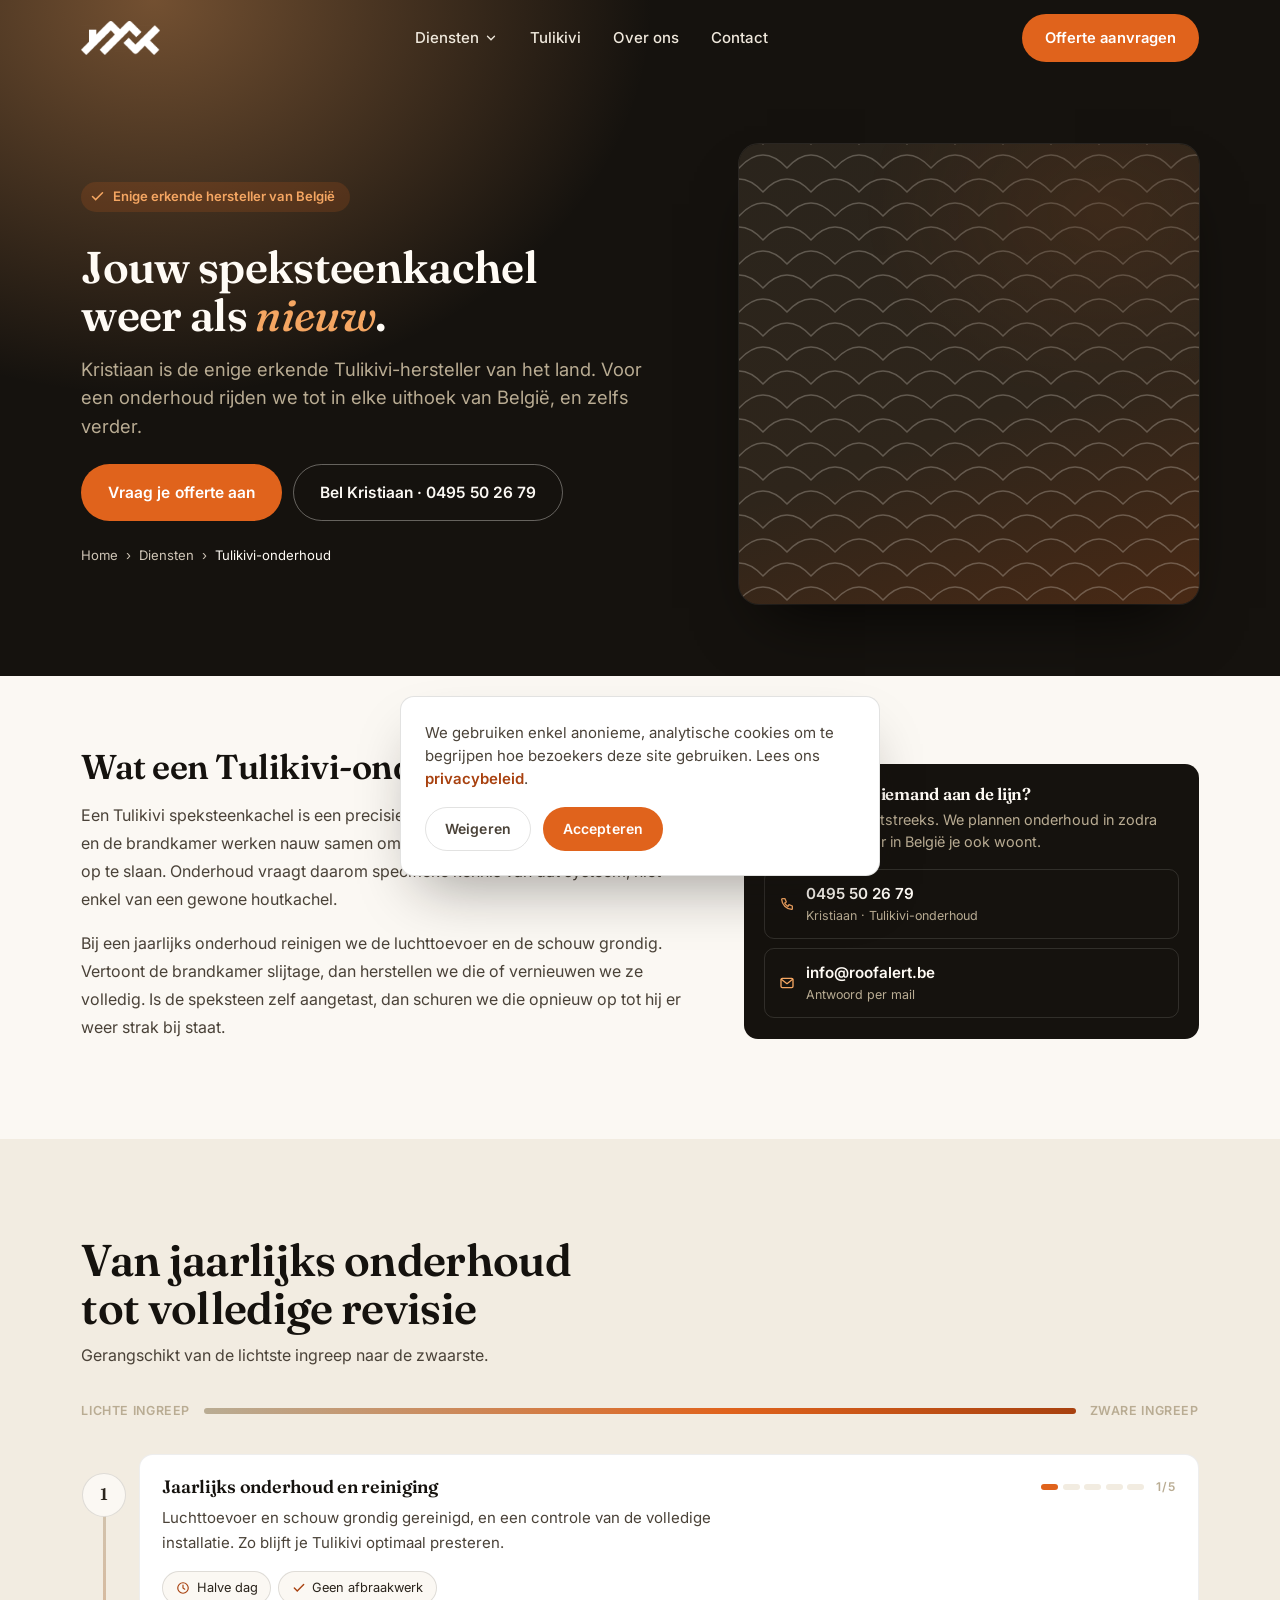
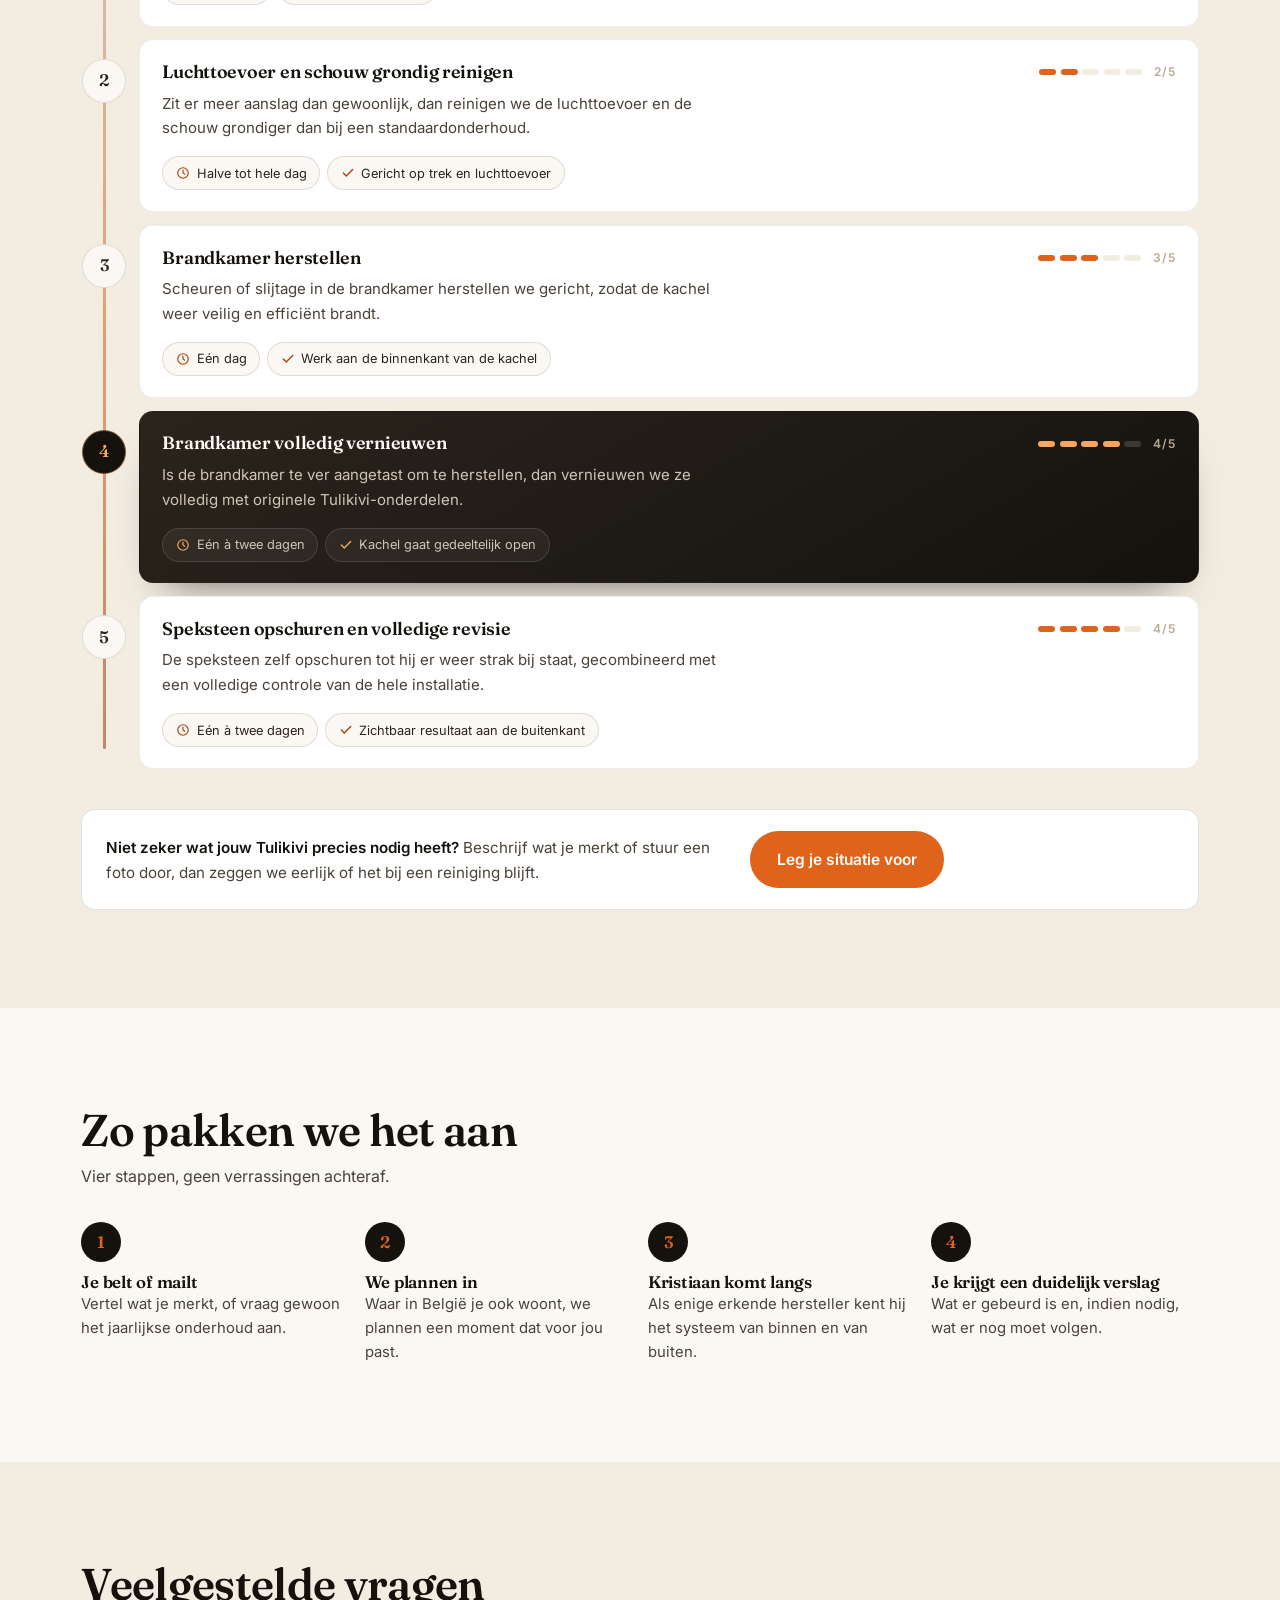
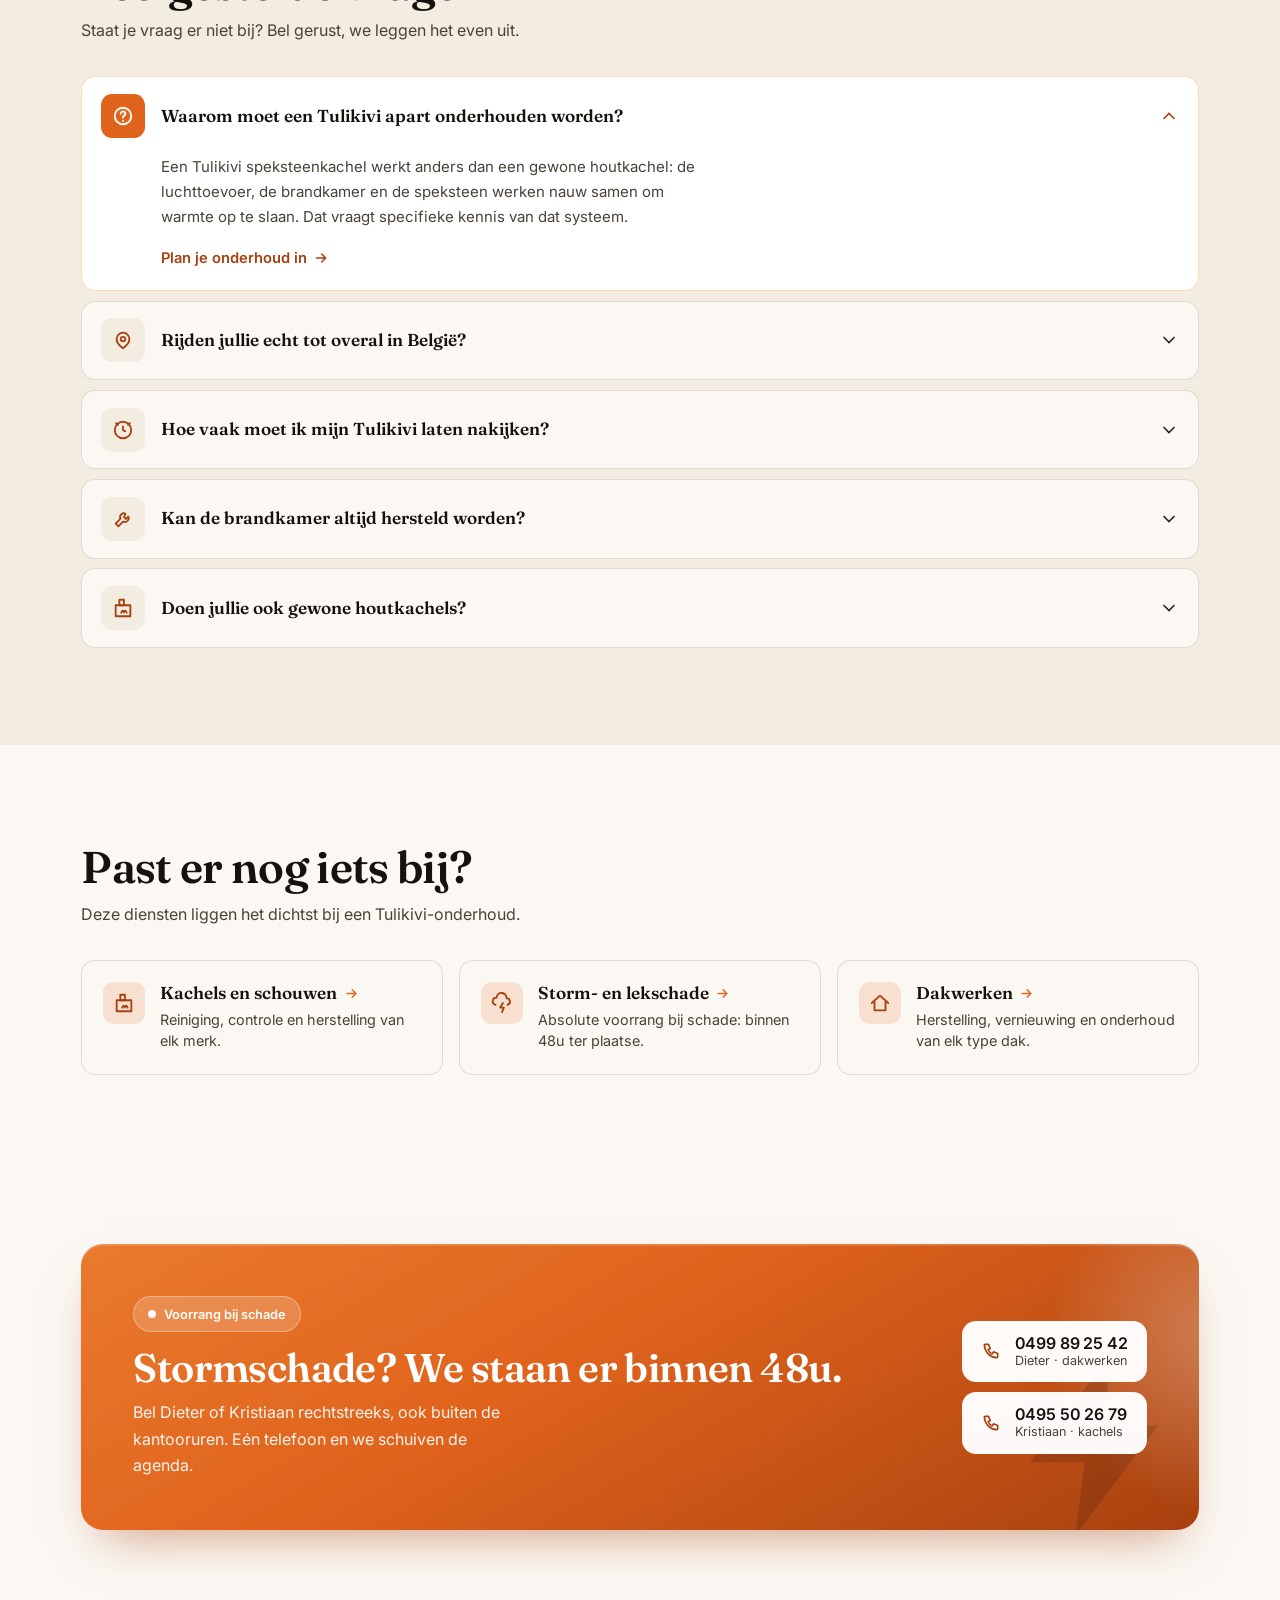
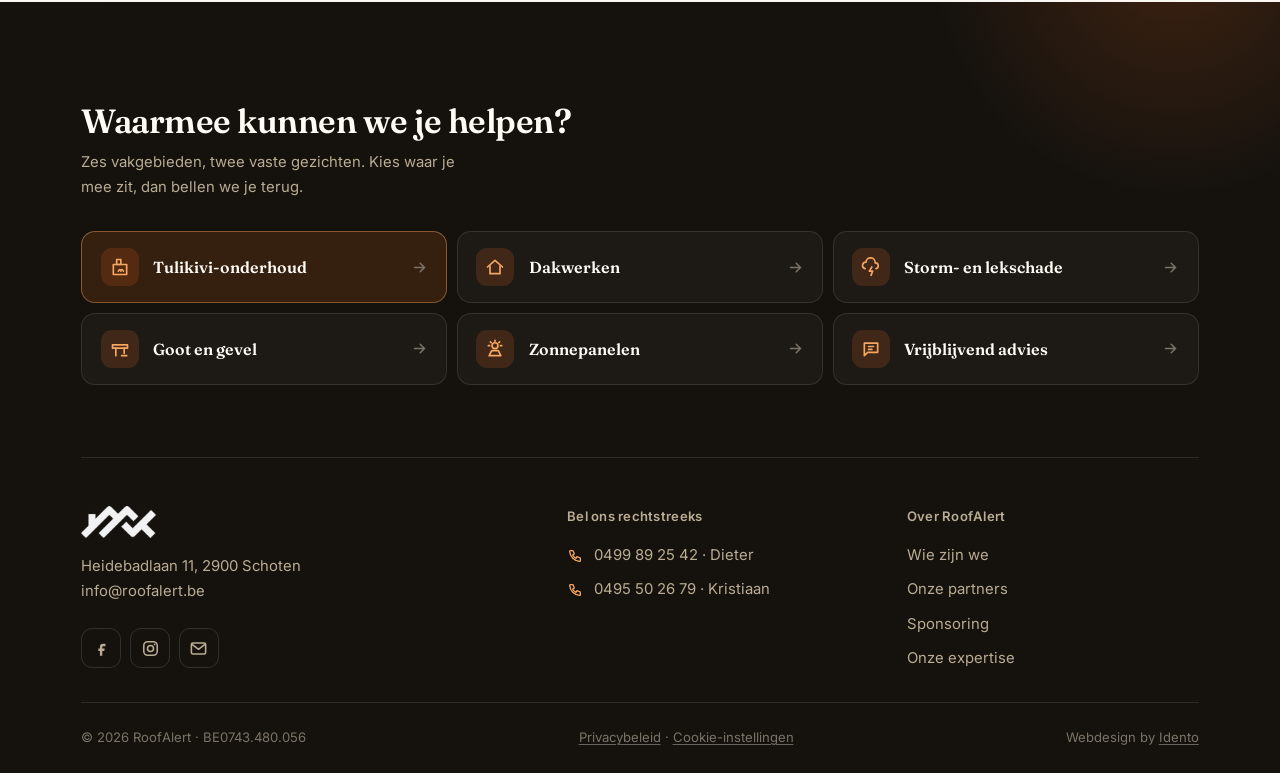
<file: diensten/tulikivi-onderhoud/index.html>
<!DOCTYPE html>
<html lang="nl">
<head>
  <meta charset="utf-8">
  <meta name="viewport" content="width=device-width, initial-scale=1">
  <title>Tulikivi-onderhoud — de enige erkende hersteller van België | RoofAlert</title>
  <meta name="description" content="Kristiaan is de enige erkende Tulikivi-hersteller van België. Onderhoud en herstelling van speksteenkachels, tot in elke uithoek van het land.">
  <meta name="robots" content="index, follow">
  <link rel="canonical" href="https://roofalert.be/diensten/tulikivi-onderhoud/">
  <meta name="theme-color" content="#15120e">

  <meta property="og:type" content="website">
  <meta property="og:site_name" content="RoofAlert">
  <meta property="og:locale" content="nl_BE">
  <meta property="og:title" content="Tulikivi-onderhoud — de enige erkende hersteller van België | RoofAlert">
  <meta property="og:description" content="Kristiaan is de enige erkende Tulikivi-hersteller van België. Onderhoud en herstelling van speksteenkachels, tot in elke uithoek van het land.">
  <meta property="og:url" content="https://roofalert.be/diensten/tulikivi-onderhoud/">
  <meta property="og:image" content="https://roofalert.be/assets/img/logo.png">

  <link rel="icon" href="../../favicon.ico" sizes="any">
  <link rel="icon" href="../../assets/img/favicon.svg" type="image/svg+xml">
  <link rel="apple-touch-icon" href="../../assets/img/apple-touch-icon.png">
  <link rel="manifest" href="../../site.webmanifest">

  <link rel="preconnect" href="https://fonts.googleapis.com">
  <link rel="preconnect" href="https://fonts.gstatic.com" crossorigin>
  <link rel="preload" as="style" href="https://fonts.googleapis.com/css2?family=Fraunces:opsz,wght@9..144,500;9..144,600&family=Inter:wght@400;500;600&display=swap">
  <link href="https://fonts.googleapis.com/css2?family=Fraunces:opsz,wght@9..144,500;9..144,600&family=Inter:wght@400;500;600&display=swap" rel="stylesheet" media="print" onload="this.media='all'">
  <noscript><link href="https://fonts.googleapis.com/css2?family=Fraunces:opsz,wght@9..144,500;9..144,600&family=Inter:wght@400;500;600&display=swap" rel="stylesheet"></noscript>

  <!-- Volgorde is belangrijk: brand -> layout -> components -> pagina -->
  <link rel="stylesheet" href="../../assets/css/brand.css">
  <link rel="stylesheet" href="../../assets/css/layout.css">
  <link rel="stylesheet" href="../../assets/css/components.css">
  <link rel="stylesheet" href="../../assets/css/pages/dienst.css">

  <script type="application/ld+json">
  {
    "@context": "https://schema.org",
    "@type": "BreadcrumbList",
    "itemListElement": [
      { "@type": "ListItem", "position": 1, "name": "Home", "item": "https://roofalert.be/" },
      { "@type": "ListItem", "position": 2, "name": "Diensten", "item": "https://roofalert.be/diensten/" },
      { "@type": "ListItem", "position": 3, "name": "Tulikivi-onderhoud", "item": "https://roofalert.be/diensten/tulikivi-onderhoud/" }
    ]
  }
  </script>
  <script type="application/ld+json">
  {
    "@context": "https://schema.org",
    "@type": "Service",
    "name": "Tulikivi-onderhoud",
    "description": "Onderhoud en herstelling van Tulikivi speksteenkachels, als enige erkende hersteller van België.",
    "serviceType": "Tulikivi-onderhoud",
    "url": "https://roofalert.be/diensten/tulikivi-onderhoud/",
    "areaServed": { "@type": "Country", "name": "BE" },
    "provider": { "@id": "https://roofalert.be/#bedrijf" }
  }
  </script>
</head>
<body>

<a class="skip-link" href="#main-content">Ga naar inhoud</a>

<header class="hdr" id="hdr">
  <div class="wrap hdr__in">
    <a href="../../" class="brand" aria-label="RoofAlert home">
      <img class="brand__logo" src="../../assets/img/logo.png" alt="RoofAlert">
    </a>
    <nav class="nav" id="mainNav" aria-label="Hoofdmenu">
      <div class="nav__item" id="megaItem">
        <button class="nav__trigger" aria-expanded="false" aria-haspopup="true">
          Diensten
          <svg viewBox="0 0 24 24" fill="none" stroke="currentColor" stroke-width="2.2" stroke-linecap="round" aria-hidden="true"><path d="M6 9l6 6 6-6"/></svg>
        </button>
        <div class="mega">
          <div class="mega__in">
            <span class="mega__lbl"><span>Onze expertise</span><a class="mega__all" href="../../diensten/">Alle diensten <svg viewBox="0 0 24 24" fill="none" stroke="currentColor" stroke-width="2.2" stroke-linecap="round" aria-hidden="true"><path d="M5 12h13M13 6l6 6-6 6"/></svg></a></span>

            <a class="mega__link" href="../../diensten/dakwerken/">
              <span class="mega__ic"><svg viewBox="0 0 24 24" fill="none" stroke="currentColor" stroke-width="2" stroke-linecap="round" stroke-linejoin="round" aria-hidden="true"><path d="M3 12L12 4l9 8"/><path d="M6 11v9h12v-9"/></svg></span>
              <span><b class="mega__t">Dakwerken</b><span class="mega__d">Herstelling, vernieuwing en onderhoud van elk type dak</span></span>
            </a>

            <a class="mega__link" href="../../diensten/kachels-en-schouwen/">
              <span class="mega__ic"><svg viewBox="0 0 24 24" fill="none" stroke="currentColor" stroke-width="2" stroke-linecap="round" stroke-linejoin="round" aria-hidden="true"><rect x="4" y="9" width="16" height="12"/><rect x="8" y="3" width="5" height="6"/><path d="M10 17q2-4 3 0 1-4 3 0"/></svg></span>
              <span><b class="mega__t">Kachels en schouwen</b><span class="mega__d">Reiniging, controle en herstelling van elk merk</span></span>
            </a>

            <a class="mega__link" href="../../diensten/goot-en-gevel/">
              <span class="mega__ic"><svg viewBox="0 0 24 24" fill="none" stroke="currentColor" stroke-width="2" stroke-linecap="round" stroke-linejoin="round" aria-hidden="true"><path d="M3 7h18v4H3z"/><path d="M7 11v9M17 11v6"/><path d="M14 20h6"/></svg></span>
              <span><b class="mega__t">Goot en gevel</b><span class="mega__d">Gootsystemen en gevelbekleding, geplaatst en hersteld</span></span>
            </a>

            <div class="mega__feat">
              <svg class="seal" viewBox="0 0 256 256" fill="currentColor" aria-hidden="true"><path d="M225.86,102.82c-3.77-3.94-7.67-8-9.14-11.57-1.36-3.27-1.44-8.69-1.52-13.94-.15-9.76-.31-20.82-8-28.51s-18.75-7.85-28.51-8c-5.25-.08-10.67-.16-13.94-1.52-3.56-1.47-7.63-5.37-11.57-9.14C146.28,23.51,138.44,16,128,16s-18.27,7.51-25.18,14.14c-3.94,3.77-8,7.67-11.57,9.14C88,40.64,82.56,40.72,77.31,40.8c-9.76.15-20.82.31-28.51,8S41,67.55,40.8,77.31c-.08,5.25-.16,10.67-1.52,13.94-1.47,3.56-5.37,7.63-9.14,11.57C23.51,109.72,16,117.56,16,128s7.51,18.27,14.14,25.18c3.77,3.94,7.67,8,9.14,11.57,1.36,3.27,1.44,8.69,1.52,13.94.15,9.76.31,20.82,8,28.51s18.75,7.85,28.51,8c5.25.08,10.67.16,13.94,1.52,3.56,1.47,7.63,5.37,11.57,9.14C109.72,232.49,117.56,240,128,240s18.27-7.51,25.18-14.14c3.94-3.77,8-7.67,11.57-9.14,3.27-1.36,8.69-1.44,13.94-1.52,9.76-.15,20.82-.31,28.51-8s7.85-18.75,8-28.51c.08-5.25.16-10.67,1.52-13.94,1.47-3.56,5.37-7.63,9.14-11.57C232.49,146.28,240,138.44,240,128S232.49,109.73,225.86,102.82Zm-11.55,39.29c-4.79,5-9.75,10.17-12.38,16.52-2.52,6.1-2.63,13.07-2.73,19.82-.1,7-.21,14.33-3.32,17.43s-10.39,3.22-17.43,3.32c-6.75.1-13.72.21-19.82,2.73-6.35,2.63-11.52,7.59-16.52,12.38S132,224,128,224s-9.15-4.92-14.11-9.69-10.17-9.75-16.52-12.38c-6.1-2.52-13.07-2.63-19.82-2.73-7-.1-14.33-.21-17.43-3.32s-3.22-10.39-3.32-17.43c-.1-6.75-.21-13.72-2.73-19.82-2.63-6.35-7.59-11.52-12.38-16.52S32,132,32,128s4.92-9.15,9.69-14.11,9.75-10.17,12.38-16.52c2.52-6.1,2.63-13.07,2.73-19.82.1-7,.21-14.33,3.32-17.43S70.51,56.9,77.55,56.8c6.75-.1,13.72-.21,19.82-2.73,6.35-2.63,11.52-7.59,16.52-12.38S124,32,128,32s9.15,4.92,14.11,9.69,10.17,9.75,16.52,12.38c6.1,2.52,13.07,2.63,19.82,2.73,7,.1,14.33.21,17.43,3.32s3.22,10.39,3.32,17.43c.1,6.75.21,13.72,2.73,19.82,2.63,6.35,7.59,11.52,12.38,16.52S224,124,224,128,219.08,137.15,214.31,142.11ZM173.66,98.34a8,8,0,0,1,0,11.32l-56,56a8,8,0,0,1-11.32,0l-24-24a8,8,0,0,1,11.32-11.32L112,148.69l50.34-50.35A8,8,0,0,1,173.66,98.34Z"/></svg>
              <strong>Tulikivi-onderhoud</strong>
              <p>De enige erkende hersteller van speksteenkachels in België. We komen tot in elke uithoek van het land.</p>
              <a href="../../diensten/tulikivi-onderhoud/">Ontdek wat we doen <svg viewBox="0 0 24 24" fill="none" stroke="currentColor" stroke-width="2.2" stroke-linecap="round" aria-hidden="true"><path d="M5 12h13M13 6l6 6-6 6"/></svg></a>
            </div>

            <a class="mega__link" href="../../diensten/storm-en-lekschade/">
              <span class="mega__ic"><svg viewBox="0 0 24 24" fill="none" stroke="currentColor" stroke-width="2" stroke-linecap="round" stroke-linejoin="round" aria-hidden="true"><path d="M5 14a4 4 0 011-7.9A5.5 5.5 0 0117 7a3.5 3.5 0 011 6.9"/><path d="M13 12l-3 5h4l-2 5"/></svg></span>
              <span><b class="mega__t">Storm- en lekschade</b><span class="mega__d">Absolute voorrang, binnen 48u ter plaatse</span></span>
            </a>

            <a class="mega__link" href="../../diensten/zonnepanelen/">
              <span class="mega__ic"><svg viewBox="0 0 24 24" fill="none" stroke="currentColor" stroke-width="2" stroke-linecap="round" stroke-linejoin="round" aria-hidden="true"><circle cx="12" cy="8" r="3.5"/><path d="M12 1.5v1.5M20 8h-1.5M5.5 8H4M17.6 3.4l-1 1M6.4 3.4l1 1"/><path d="M5 20l3-6h8l3 6z"/></svg></span>
              <span><b class="mega__t">Zonnepanelen</b><span class="mega__d">Geplaatst samen met je dakwerken, in één beweging</span></span>
            </a>

            <a class="mega__link" href="../../contact/">
              <span class="mega__ic"><svg viewBox="0 0 24 24" fill="none" stroke="currentColor" stroke-width="2" stroke-linecap="round" stroke-linejoin="round" aria-hidden="true"><path d="M4 5h16v11H8l-4 4z"/><path d="M9 9h6M9 12.5h4"/></svg></span>
              <span><b class="mega__t">Vrijblijvend advies</b><span class="mega__d">Niet zeker wat je nodig hebt? Bel of mail ons gerust</span></span>
            </a>
          </div>
        </div>
      </div>
      <a href="../../diensten/tulikivi-onderhoud/">Tulikivi</a>
      <a href="../../over-ons/">Over ons</a>
      <a href="../../contact/">Contact</a>
    </nav>
    <a href="../../offerte/" class="btn btn-primary hdr__cta">Offerte aanvragen</a>
    <button class="hdr__burger" id="burgerBtn" type="button" aria-expanded="false" aria-controls="mainNav" aria-label="Menu openen">
      <span></span><span></span><span></span>
    </button>
  </div>
</header>

<header class="page-header">
  <div class="wrap page-header__grid">
    <div>
      <span class="eyebrow"><svg viewBox="0 0 24 24" fill="none" stroke="currentColor" stroke-width="2.4" stroke-linecap="round" aria-hidden="true"><path d="M20 6L9 17l-5-5"/></svg> Enige erkende hersteller van België</span>
      <h1>Jouw speksteenkachel weer als <em>nieuw</em>.</h1>
      <p>Kristiaan is de enige erkende Tulikivi-hersteller van het land. Voor een onderhoud rijden we tot in elke uithoek van België, en zelfs verder.</p>
      <div class="dienst-hero-acts">
        <a href="../../offerte/" class="btn btn-primary">Vraag je offerte aan</a>
        <a href="tel:+32495502679" class="btn btn-light">Bel Kristiaan · 0495 50 26 79</a>
      </div>
      <nav class="breadcrumb" aria-label="Kruimelpad">
        <a href="../../">Home</a>
        <span aria-hidden="true">›</span>
        <a href="../../diensten/">Diensten</a>
        <span aria-hidden="true">›</span>
        <span aria-current="page">Tulikivi-onderhoud</span>
      </nav>
    </div>
    <div class="page-header__media">
      <img src="https://roofalert.be/wp-content/uploads/2020/11/tulikivi_speksteenkachels_TU1000_9_deco_g.jpg" alt="Tulikivi speksteenkachel na onderhoud" loading="eager" onerror="this.remove()">
    </div>
  </div>
</header>

<main id="main-content">
  <section class="section section-first">
    <div class="wrap dienst-lead">
      <div class="dienst-lead__txt reveal">
        <h2>Wat een Tulikivi-onderhoud inhoudt</h2>
        <p>Een Tulikivi speksteenkachel is een precisie-installatie: de luchttoevoer, de schouw en de brandkamer werken nauw samen om de warmte optimaal in de speksteen op te slaan. Onderhoud vraagt daarom specifieke kennis van dat systeem, niet enkel van een gewone houtkachel.</p>
        <p>Bij een jaarlijks onderhoud reinigen we de luchttoevoer en de schouw grondig. Vertoont de brandkamer slijtage, dan herstellen we die of vernieuwen we ze volledig. Is de speksteen zelf aangetast, dan schuren we die opnieuw op tot hij er weer strak bij staat.</p>
      </div>

      <div class="reveal">
        <div class="dienst-call">
          <h2>Liever meteen iemand aan de lijn?</h2>
          <p>Bel Kristiaan rechtstreeks. We plannen onderhoud in zodra het jou past, waar in België je ook woont.</p>
          <div class="dienst-call__list">
            <a href="tel:+32495502679"><svg viewBox="0 0 24 24" fill="none" stroke="currentColor" stroke-width="2" stroke-linecap="round" stroke-linejoin="round" aria-hidden="true"><path d="M5 4h4l2 5-2.5 1.5a11 11 0 005 5L15 13l5 2v4a1 1 0 01-1.1 1A16 16 0 014 5.1 1 1 0 015 4z"/></svg><span><b>0495 50 26 79</b><small>Kristiaan · Tulikivi-onderhoud</small></span></a>
            <a href="mailto:info@roofalert.be"><svg viewBox="0 0 24 24" fill="none" stroke="currentColor" stroke-width="2" stroke-linecap="round" stroke-linejoin="round" aria-hidden="true"><rect x="3" y="5" width="18" height="14" rx="2"/><path d="M3.5 6.5L12 13l8.5-6.5"/></svg><span><b>info@roofalert.be</b><small>Antwoord per mail</small></span></a>
          </div>
        </div>
      </div>
    </div>
  </section>

  <section class="section section-alt">
    <div class="wrap">
      <div class="dienst-head reveal">
        <h2>Van jaarlijks onderhoud tot volledige revisie</h2>
        <p>Gerangschikt van de lichtste ingreep naar de zwaarste.</p>
      </div>

      <div class="scale-key" aria-hidden="true">
        <span>Lichte ingreep</span>
        <span class="scale-key__bar"></span>
        <span>Zware ingreep</span>
      </div>

      <div class="ladder">
      <article class="rung reveal">
        <span class="rung__n" aria-hidden="true">1</span>
        <div class="rung__top">
          <h3>Jaarlijks onderhoud en reiniging</h3>
          <span class="meter" role="img" aria-label="Ingreep: 1 op 5"><i class="on"></i><i></i><i></i><i></i><i></i><b>1/5</b></span>
        </div>
        <p>Luchttoevoer en schouw grondig gereinigd, en een controle van de volledige installatie. Zo blijft je Tulikivi optimaal presteren.</p>
        <div class="rung__meta">
          <span><svg viewBox="0 0 24 24" fill="none" stroke="currentColor" stroke-width="2" stroke-linecap="round" aria-hidden="true"><circle cx="12" cy="12" r="9"/><path d="M12 7v5l3 2"/></svg>Halve dag</span>
          <span><svg viewBox="0 0 24 24" fill="none" stroke="currentColor" stroke-width="2.4" stroke-linecap="round" aria-hidden="true"><path d="M20 6L9 17l-5-5"/></svg>Geen afbraakwerk</span>
        </div>
      </article>
      <article class="rung reveal">
        <span class="rung__n" aria-hidden="true">2</span>
        <div class="rung__top">
          <h3>Luchttoevoer en schouw grondig reinigen</h3>
          <span class="meter" role="img" aria-label="Ingreep: 2 op 5"><i class="on"></i><i class="on"></i><i></i><i></i><i></i><b>2/5</b></span>
        </div>
        <p>Zit er meer aanslag dan gewoonlijk, dan reinigen we de luchttoevoer en de schouw grondiger dan bij een standaardonderhoud.</p>
        <div class="rung__meta">
          <span><svg viewBox="0 0 24 24" fill="none" stroke="currentColor" stroke-width="2" stroke-linecap="round" aria-hidden="true"><circle cx="12" cy="12" r="9"/><path d="M12 7v5l3 2"/></svg>Halve tot hele dag</span>
          <span><svg viewBox="0 0 24 24" fill="none" stroke="currentColor" stroke-width="2.4" stroke-linecap="round" aria-hidden="true"><path d="M20 6L9 17l-5-5"/></svg>Gericht op trek en luchttoevoer</span>
        </div>
      </article>
      <article class="rung reveal">
        <span class="rung__n" aria-hidden="true">3</span>
        <div class="rung__top">
          <h3>Brandkamer herstellen</h3>
          <span class="meter" role="img" aria-label="Ingreep: 3 op 5"><i class="on"></i><i class="on"></i><i class="on"></i><i></i><i></i><b>3/5</b></span>
        </div>
        <p>Scheuren of slijtage in de brandkamer herstellen we gericht, zodat de kachel weer veilig en efficiënt brandt.</p>
        <div class="rung__meta">
          <span><svg viewBox="0 0 24 24" fill="none" stroke="currentColor" stroke-width="2" stroke-linecap="round" aria-hidden="true"><circle cx="12" cy="12" r="9"/><path d="M12 7v5l3 2"/></svg>Eén dag</span>
          <span><svg viewBox="0 0 24 24" fill="none" stroke="currentColor" stroke-width="2.4" stroke-linecap="round" aria-hidden="true"><path d="M20 6L9 17l-5-5"/></svg>Werk aan de binnenkant van de kachel</span>
        </div>
      </article>
      <article class="rung rung--top reveal">
        <span class="rung__n" aria-hidden="true">4</span>
        <div class="rung__top">
          <h3>Brandkamer volledig vernieuwen</h3>
          <span class="meter" role="img" aria-label="Ingreep: 4 op 5"><i class="on"></i><i class="on"></i><i class="on"></i><i class="on"></i><i></i><b>4/5</b></span>
        </div>
        <p>Is de brandkamer te ver aangetast om te herstellen, dan vernieuwen we ze volledig met originele Tulikivi-onderdelen.</p>
        <div class="rung__meta">
          <span><svg viewBox="0 0 24 24" fill="none" stroke="currentColor" stroke-width="2" stroke-linecap="round" aria-hidden="true"><circle cx="12" cy="12" r="9"/><path d="M12 7v5l3 2"/></svg>Eén à twee dagen</span>
          <span><svg viewBox="0 0 24 24" fill="none" stroke="currentColor" stroke-width="2.4" stroke-linecap="round" aria-hidden="true"><path d="M20 6L9 17l-5-5"/></svg>Kachel gaat gedeeltelijk open</span>
        </div>
      </article>
      <article class="rung reveal">
        <span class="rung__n" aria-hidden="true">5</span>
        <div class="rung__top">
          <h3>Speksteen opschuren en volledige revisie</h3>
          <span class="meter" role="img" aria-label="Ingreep: 4 op 5"><i class="on"></i><i class="on"></i><i class="on"></i><i class="on"></i><i></i><b>4/5</b></span>
        </div>
        <p>De speksteen zelf opschuren tot hij er weer strak bij staat, gecombineerd met een volledige controle van de hele installatie.</p>
        <div class="rung__meta">
          <span><svg viewBox="0 0 24 24" fill="none" stroke="currentColor" stroke-width="2" stroke-linecap="round" aria-hidden="true"><circle cx="12" cy="12" r="9"/><path d="M12 7v5l3 2"/></svg>Eén à twee dagen</span>
          <span><svg viewBox="0 0 24 24" fill="none" stroke="currentColor" stroke-width="2.4" stroke-linecap="round" aria-hidden="true"><path d="M20 6L9 17l-5-5"/></svg>Zichtbaar resultaat aan de buitenkant</span>
        </div>
      </article>
      </div>

      <div class="ladder-note reveal">
        <p><strong>Niet zeker wat jouw Tulikivi precies nodig heeft?</strong> Beschrijf wat je merkt of stuur een foto door, dan zeggen we eerlijk of het bij een reiniging blijft.</p>
        <a href="../../offerte/" class="btn btn-primary">Leg je situatie voor</a>
      </div>
    </div>
  </section>

  <section class="section">
    <div class="wrap">
      <div class="dienst-head reveal">
        <h2>Zo pakken we het aan</h2>
        <p>Vier stappen, geen verrassingen achteraf.</p>
      </div>
      <ol class="steps">
        <li class="step reveal">
          <span class="step__n">1</span>
          <div>
            <h3>Je belt of mailt</h3>
            <p>Vertel wat je merkt, of vraag gewoon het jaarlijkse onderhoud aan.</p>
          </div>
        </li>
        <li class="step reveal">
          <span class="step__n">2</span>
          <div>
            <h3>We plannen in</h3>
            <p>Waar in België je ook woont, we plannen een moment dat voor jou past.</p>
          </div>
        </li>
        <li class="step reveal">
          <span class="step__n">3</span>
          <div>
            <h3>Kristiaan komt langs</h3>
            <p>Als enige erkende hersteller kent hij het systeem van binnen en van buiten.</p>
          </div>
        </li>
        <li class="step reveal">
          <span class="step__n">4</span>
          <div>
            <h3>Je krijgt een duidelijk verslag</h3>
            <p>Wat er gebeurd is en, indien nodig, wat er nog moet volgen.</p>
          </div>
        </li>
      </ol>
    </div>
  </section>

  <section class="section section-alt">
    <div class="wrap">
      <div class="dienst-head reveal">
        <h2>Veelgestelde vragen</h2>
        <p>Staat je vraag er niet bij? Bel gerust, we leggen het even uit.</p>
      </div>
      <div class="acc">
      <div class="acc-item" data-open="true">
        <button class="acc-btn" aria-expanded="true">
          <span class="acc-ic"><svg viewBox="0 0 24 24" fill="none" stroke="currentColor" stroke-width="2" stroke-linecap="round" stroke-linejoin="round" aria-hidden="true"><circle cx="12" cy="12" r="9"/><path d="M9.5 9.5a2.5 2.5 0 114 2c-.9.7-1.5 1.2-1.5 2.2"/><path d="M12 17.2v.2"/></svg></span>
          <span class="acc-ttl">Waarom moet een Tulikivi apart onderhouden worden?</span>
          <svg class="acc-chev" viewBox="0 0 24 24" fill="none" stroke="currentColor" stroke-width="2" stroke-linecap="round" aria-hidden="true"><path d="M6 9l6 6 6-6"/></svg>
        </button>
        <div class="acc-body"><div class="acc-inner"><div class="acc-pad">
          <p>Een Tulikivi speksteenkachel werkt anders dan een gewone houtkachel: de luchttoevoer, de brandkamer en de speksteen werken nauw samen om warmte op te slaan. Dat vraagt specifieke kennis van dat systeem.</p>
          <a href="../../offerte/" class="acc-link">Plan je onderhoud in <svg viewBox="0 0 24 24" fill="none" stroke="currentColor" stroke-width="2.2" stroke-linecap="round" aria-hidden="true"><path d="M5 12h13M13 6l6 6-6 6"/></svg></a>
        </div></div></div>
      </div>
      <div class="acc-item">
        <button class="acc-btn" aria-expanded="false">
          <span class="acc-ic"><svg viewBox="0 0 24 24" fill="none" stroke="currentColor" stroke-width="2" stroke-linecap="round" stroke-linejoin="round" aria-hidden="true"><path d="M12 21s-7-4.7-7-10a7 7 0 0114 0c0 5.3-7 10-7 10z"/><circle cx="12" cy="11" r="2.5"/></svg></span>
          <span class="acc-ttl">Rijden jullie echt tot overal in België?</span>
          <svg class="acc-chev" viewBox="0 0 24 24" fill="none" stroke="currentColor" stroke-width="2" stroke-linecap="round" aria-hidden="true"><path d="M6 9l6 6 6-6"/></svg>
        </button>
        <div class="acc-body"><div class="acc-inner"><div class="acc-pad">
          <p>Ja. Als enige erkende Tulikivi-hersteller van het land rijden we tot in elke uithoek van België, en zelfs daarbuiten.</p>
          <a href="../../offerte/" class="acc-link">Vraag een afspraak aan <svg viewBox="0 0 24 24" fill="none" stroke="currentColor" stroke-width="2.2" stroke-linecap="round" aria-hidden="true"><path d="M5 12h13M13 6l6 6-6 6"/></svg></a>
        </div></div></div>
      </div>
      <div class="acc-item">
        <button class="acc-btn" aria-expanded="false">
          <span class="acc-ic"><svg viewBox="0 0 24 24" fill="none" stroke="currentColor" stroke-width="2" stroke-linecap="round" stroke-linejoin="round" aria-hidden="true"><circle cx="12" cy="12" r="9"/><path d="M12 8v4l2.5 1.5"/><path d="M4.5 4.5l2 2M19.5 4.5l-2 2"/></svg></span>
          <span class="acc-ttl">Hoe vaak moet ik mijn Tulikivi laten nakijken?</span>
          <svg class="acc-chev" viewBox="0 0 24 24" fill="none" stroke="currentColor" stroke-width="2" stroke-linecap="round" aria-hidden="true"><path d="M6 9l6 6 6-6"/></svg>
        </button>
        <div class="acc-body"><div class="acc-inner"><div class="acc-pad">
          <p>Een jaarlijkse controle is aan te raden, vooral als je de kachel regelmatig gebruikt. Zo blijft klein onderhoud klein.</p>
          <a href="tel:+32495502679" class="acc-link">Plan je onderhoud in <svg viewBox="0 0 24 24" fill="none" stroke="currentColor" stroke-width="2.2" stroke-linecap="round" aria-hidden="true"><path d="M5 12h13M13 6l6 6-6 6"/></svg></a>
        </div></div></div>
      </div>
      <div class="acc-item">
        <button class="acc-btn" aria-expanded="false">
          <span class="acc-ic"><svg viewBox="0 0 24 24" fill="none" stroke="currentColor" stroke-width="2" stroke-linecap="round" stroke-linejoin="round" aria-hidden="true"><path d="M14.7 6.3a4 4 0 00-5.4 5.4L4 17l3 3 5.3-5.3a4 4 0 005.4-5.4l-2.6 2.6-2-2z"/></svg></span>
          <span class="acc-ttl">Kan de brandkamer altijd hersteld worden?</span>
          <svg class="acc-chev" viewBox="0 0 24 24" fill="none" stroke="currentColor" stroke-width="2" stroke-linecap="round" aria-hidden="true"><path d="M6 9l6 6 6-6"/></svg>
        </button>
        <div class="acc-body"><div class="acc-inner"><div class="acc-pad">
          <p>Meestal wel, maar niet altijd. Is de slijtage te ver gevorderd, dan zeggen we je dat eerlijk en vernieuwen we de brandkamer volledig met originele onderdelen.</p>
          <a href="../../offerte/" class="acc-link">Bespreek je situatie <svg viewBox="0 0 24 24" fill="none" stroke="currentColor" stroke-width="2.2" stroke-linecap="round" aria-hidden="true"><path d="M5 12h13M13 6l6 6-6 6"/></svg></a>
        </div></div></div>
      </div>
      <div class="acc-item">
        <button class="acc-btn" aria-expanded="false">
          <span class="acc-ic"><svg viewBox="0 0 24 24" fill="none" stroke="currentColor" stroke-width="2" stroke-linecap="round" stroke-linejoin="round" aria-hidden="true"><rect x="4" y="9" width="16" height="12"/><rect x="8" y="3" width="5" height="6"/><path d="M10 17q2-4 3 0 1-4 3 0"/></svg></span>
          <span class="acc-ttl">Doen jullie ook gewone houtkachels?</span>
          <svg class="acc-chev" viewBox="0 0 24 24" fill="none" stroke="currentColor" stroke-width="2" stroke-linecap="round" aria-hidden="true"><path d="M6 9l6 6 6-6"/></svg>
        </button>
        <div class="acc-body"><div class="acc-inner"><div class="acc-pad">
          <p>Zeker. Naast Tulikivi onderhouden en herstellen we kachels en schouwen van elk merk.</p>
          <a href="../kachels-en-schouwen/" class="acc-link">Meer over kachels en schouwen <svg viewBox="0 0 24 24" fill="none" stroke="currentColor" stroke-width="2.2" stroke-linecap="round" aria-hidden="true"><path d="M5 12h13M13 6l6 6-6 6"/></svg></a>
        </div></div></div>
      </div>
      </div>
    </div>
  </section>

  <section class="section">
    <div class="wrap">
      <div class="dienst-head reveal">
        <h2>Past er nog iets bij?</h2>
        <p>Deze diensten liggen het dichtst bij een Tulikivi-onderhoud.</p>
      </div>
      <div class="svc-grid dienst-more">
        <a class="svc-card" href="../../diensten/kachels-en-schouwen/">
          <span class="svc-card__ic"><svg viewBox="0 0 24 24" fill="none" stroke="currentColor" stroke-width="2" stroke-linecap="round" stroke-linejoin="round" aria-hidden="true"><rect x="4" y="9" width="16" height="12"/><rect x="8" y="3" width="5" height="6"/><path d="M10 17q2-4 3 0 1-4 3 0"/></svg></span>
          <span class="svc-card__body">
            <span class="svc-card__t">Kachels en schouwen <svg viewBox="0 0 24 24" fill="none" stroke="currentColor" stroke-width="2.2" stroke-linecap="round" aria-hidden="true"><path d="M5 12h13M13 6l6 6-6 6"/></svg></span>
            <span class="svc-card__d">Reiniging, controle en herstelling van elk merk.</span>
          </span>
        </a>
        <a class="svc-card" href="../../diensten/storm-en-lekschade/">
          <span class="svc-card__ic"><svg viewBox="0 0 24 24" fill="none" stroke="currentColor" stroke-width="2" stroke-linecap="round" stroke-linejoin="round" aria-hidden="true"><path d="M5 14a4 4 0 011-7.9A5.5 5.5 0 0117 7a3.5 3.5 0 011 6.9"/><path d="M13 12l-3 5h4l-2 5"/></svg></span>
          <span class="svc-card__body">
            <span class="svc-card__t">Storm- en lekschade <svg viewBox="0 0 24 24" fill="none" stroke="currentColor" stroke-width="2.2" stroke-linecap="round" aria-hidden="true"><path d="M5 12h13M13 6l6 6-6 6"/></svg></span>
            <span class="svc-card__d">Absolute voorrang bij schade: binnen 48u ter plaatse.</span>
          </span>
        </a>
        <a class="svc-card" href="../../diensten/dakwerken/">
          <span class="svc-card__ic"><svg viewBox="0 0 24 24" fill="none" stroke="currentColor" stroke-width="2" stroke-linecap="round" stroke-linejoin="round" aria-hidden="true"><path d="M3 12L12 4l9 8"/><path d="M6 11v9h12v-9"/></svg></span>
          <span class="svc-card__body">
            <span class="svc-card__t">Dakwerken <svg viewBox="0 0 24 24" fill="none" stroke="currentColor" stroke-width="2.2" stroke-linecap="round" aria-hidden="true"><path d="M5 12h13M13 6l6 6-6 6"/></svg></span>
            <span class="svc-card__d">Herstelling, vernieuwing en onderhoud van elk type dak.</span>
          </span>
        </a>
      </div>
    </div>
  </section>

<section class="storm">
  <div class="wrap">
    <div class="storm-card reveal">
      <svg class="storm-bolt" viewBox="0 0 24 24" fill="currentColor" aria-hidden="true"><path d="M13 2L4 14h6l-1 8 9-12h-6l1-8z"/></svg>
      <div class="storm-in">
        <div>
          <span class="storm-pill"><span></span>Voorrang bij schade</span>
          <h2>Stormschade? We staan er binnen 48u.</h2>
          <p>Bel Dieter of Kristiaan rechtstreeks, ook buiten de kantooruren. Eén telefoon en we schuiven de agenda.</p>
        </div>
        <div class="storm-acts">
          <a href="tel:+32499892542" class="storm-btn">
            <svg viewBox="0 0 24 24" fill="none" stroke="currentColor" stroke-width="2" stroke-linecap="round" stroke-linejoin="round" aria-hidden="true"><path d="M5 4h4l2 5-2.5 1.5a11 11 0 005 5L15 13l5 2v4a1 1 0 01-1.1 1A16 16 0 014 5.1 1 1 0 015 4z"/></svg>
            <span><b>0499 89 25 42</b><small>Dieter · dakwerken</small></span>
          </a>
          <a href="tel:+32495502679" class="storm-btn">
            <svg viewBox="0 0 24 24" fill="none" stroke="currentColor" stroke-width="2" stroke-linecap="round" stroke-linejoin="round" aria-hidden="true"><path d="M5 4h4l2 5-2.5 1.5a11 11 0 005 5L15 13l5 2v4a1 1 0 01-1.1 1A16 16 0 014 5.1 1 1 0 015 4z"/></svg>
            <span><b>0495 50 26 79</b><small>Kristiaan · kachels</small></span>
          </a>
        </div>
      </div>
    </div>
  </div>
</section>
</main>

<footer class="ftr" id="contact">
  <div class="wrap">
    <div class="ftr__spot">
      <h3>Waarmee kunnen we je helpen?</h3>
      <p>Zes vakgebieden, twee vaste gezichten. Kies waar je mee zit, dan bellen we je terug.</p>
      <div class="ftr__tiles">

        <a class="ftr__tile ftr__tile--hl" href="../../diensten/tulikivi-onderhoud/">
          <span class="ftr__tile-ic"><svg viewBox="0 0 24 24" fill="none" stroke="currentColor" stroke-width="2" stroke-linecap="round" stroke-linejoin="round" aria-hidden="true"><rect x="4" y="9" width="16" height="12"/><rect x="8" y="3" width="5" height="6"/><path d="M10 17q2-4 3 0 1-4 3 0"/></svg></span>
          <span class="ftr__tile-t">Tulikivi-onderhoud</span>
          <svg class="ftr__tile-ar" viewBox="0 0 24 24" fill="none" stroke="currentColor" stroke-width="2.2" stroke-linecap="round" aria-hidden="true"><path d="M5 12h13M13 6l6 6-6 6"/></svg>
        </a>

        <a class="ftr__tile" href="../../diensten/dakwerken/">
          <span class="ftr__tile-ic"><svg viewBox="0 0 24 24" fill="none" stroke="currentColor" stroke-width="2" stroke-linecap="round" stroke-linejoin="round" aria-hidden="true"><path d="M3 12L12 4l9 8"/><path d="M6 11v9h12v-9"/></svg></span>
          <span class="ftr__tile-t">Dakwerken</span>
          <svg class="ftr__tile-ar" viewBox="0 0 24 24" fill="none" stroke="currentColor" stroke-width="2.2" stroke-linecap="round" aria-hidden="true"><path d="M5 12h13M13 6l6 6-6 6"/></svg>
        </a>

        <a class="ftr__tile" href="../../diensten/storm-en-lekschade/">
          <span class="ftr__tile-ic"><svg viewBox="0 0 24 24" fill="none" stroke="currentColor" stroke-width="2" stroke-linecap="round" stroke-linejoin="round" aria-hidden="true"><path d="M5 14a4 4 0 011-7.9A5.5 5.5 0 0117 7a3.5 3.5 0 011 6.9"/><path d="M13 12l-3 5h4l-2 5"/></svg></span>
          <span class="ftr__tile-t">Storm- en lekschade</span>
          <svg class="ftr__tile-ar" viewBox="0 0 24 24" fill="none" stroke="currentColor" stroke-width="2.2" stroke-linecap="round" aria-hidden="true"><path d="M5 12h13M13 6l6 6-6 6"/></svg>
        </a>

        <a class="ftr__tile" href="../../diensten/goot-en-gevel/">
          <span class="ftr__tile-ic"><svg viewBox="0 0 24 24" fill="none" stroke="currentColor" stroke-width="2" stroke-linecap="round" stroke-linejoin="round" aria-hidden="true"><path d="M3 7h18v4H3z"/><path d="M7 11v9M17 11v6"/><path d="M14 20h6"/></svg></span>
          <span class="ftr__tile-t">Goot en gevel</span>
          <svg class="ftr__tile-ar" viewBox="0 0 24 24" fill="none" stroke="currentColor" stroke-width="2.2" stroke-linecap="round" aria-hidden="true"><path d="M5 12h13M13 6l6 6-6 6"/></svg>
        </a>

        <a class="ftr__tile" href="../../diensten/zonnepanelen/">
          <span class="ftr__tile-ic"><svg viewBox="0 0 24 24" fill="none" stroke="currentColor" stroke-width="2" stroke-linecap="round" stroke-linejoin="round" aria-hidden="true"><circle cx="12" cy="8" r="3.5"/><path d="M12 1.5v1.5M20 8h-1.5M5.5 8H4M17.6 3.4l-1 1M6.4 3.4l1 1"/><path d="M5 20l3-6h8l3 6z"/></svg></span>
          <span class="ftr__tile-t">Zonnepanelen</span>
          <svg class="ftr__tile-ar" viewBox="0 0 24 24" fill="none" stroke="currentColor" stroke-width="2.2" stroke-linecap="round" aria-hidden="true"><path d="M5 12h13M13 6l6 6-6 6"/></svg>
        </a>

        <a class="ftr__tile" href="mailto:info@roofalert.be">
          <span class="ftr__tile-ic"><svg viewBox="0 0 24 24" fill="none" stroke="currentColor" stroke-width="2" stroke-linecap="round" stroke-linejoin="round" aria-hidden="true"><path d="M4 5h16v11H8l-4 4z"/><path d="M9 9h6M9 12.5h4"/></svg></span>
          <span class="ftr__tile-t">Vrijblijvend advies</span>
          <svg class="ftr__tile-ar" viewBox="0 0 24 24" fill="none" stroke="currentColor" stroke-width="2.2" stroke-linecap="round" aria-hidden="true"><path d="M5 12h13M13 6l6 6-6 6"/></svg>
        </a>

      </div>
    </div>

    <div class="ftr__grid">
      <div>
        <div class="brand">
          <img class="brand__logo" src="../../assets/img/logo.png" alt="RoofAlert">
        </div>
        <p class="ftr__addr">Heidebadlaan 11, 2900 Schoten<br><a href="mailto:info@roofalert.be">info@roofalert.be</a></p>
        <div class="ftr__social">
          <a href="https://www.facebook.com/RoofAlert" aria-label="Facebook" target="_blank" rel="noopener"><svg viewBox="0 0 24 24" fill="currentColor" aria-hidden="true"><path d="M14 9h3V6h-3a4 4 0 00-4 4v2H8v3h2v6h3v-6h2.5l.5-3h-3v-2a1 1 0 011-1z"/></svg></a>
          <a href="https://www.instagram.com/roofalert/" aria-label="Instagram" target="_blank" rel="noopener"><svg viewBox="0 0 24 24" fill="none" stroke="currentColor" stroke-width="2" aria-hidden="true"><rect x="3.5" y="3.5" width="17" height="17" rx="5"/><circle cx="12" cy="12" r="3.8"/><circle cx="17.2" cy="6.8" r="1.1" fill="currentColor" stroke="none"/></svg></a>
          <a href="mailto:info@roofalert.be" aria-label="E-mail"><svg viewBox="0 0 24 24" fill="none" stroke="currentColor" stroke-width="2" stroke-linecap="round" stroke-linejoin="round" aria-hidden="true"><rect x="3" y="5" width="18" height="14" rx="2"/><path d="M3.5 6.5L12 13l8.5-6.5"/></svg></a>
        </div>
      </div>
      <div>
        <h4>Bel ons rechtstreeks</h4>
        <ul>
          <li><a class="ftr__call" href="tel:+32499892542"><svg viewBox="0 0 24 24" fill="none" stroke="currentColor" stroke-width="2" stroke-linecap="round" stroke-linejoin="round" aria-hidden="true"><path d="M5 4h4l2 5-2.5 1.5a11 11 0 005 5L15 13l5 2v4a1 1 0 01-1.1 1A16 16 0 014 5.1 1 1 0 015 4z"/></svg>0499 89 25 42 · Dieter</a></li>
          <li><a class="ftr__call" href="tel:+32495502679"><svg viewBox="0 0 24 24" fill="none" stroke="currentColor" stroke-width="2" stroke-linecap="round" stroke-linejoin="round" aria-hidden="true"><path d="M5 4h4l2 5-2.5 1.5a11 11 0 005 5L15 13l5 2v4a1 1 0 01-1.1 1A16 16 0 014 5.1 1 1 0 015 4z"/></svg>0495 50 26 79 · Kristiaan</a></li>
        </ul>
      </div>
      <div>
        <h4>Over RoofAlert</h4>
        <ul>
          <li><a href="../../over-ons/">Wie zijn we</a></li>
          <li><a href="../../over-ons/#partners">Onze partners</a></li>
          <li><a href="../../over-ons/#partners">Sponsoring</a></li>
          <li><a href="../../diensten/">Onze expertise</a></li>
        </ul>
      </div>
    </div>

    <div class="ftr__bot">
      <span>© <span id="jaar">2026</span> RoofAlert · BE0743.480.056</span>
      <span><a href="../../privacy/">Privacybeleid</a> · <a href="#" data-cookie-settings>Cookie-instellingen</a></span>
      <span>Webdesign by <a href="https://idento.be/" target="_blank" rel="noopener">Idento</a></span>
    </div>
  </div>
</footer>

<div class="bar">
  <a href="tel:+32499892542" class="btn btn-ghost">Bel ons</a>
  <a href="../../offerte/" class="btn btn-primary">Offerte</a>
</div>

<script src="../../assets/js/cookie-consent.js" data-privacy-url="../../privacy/" defer></script>
<script src="../../assets/js/analytics.js" defer></script>
<script src="../../assets/js/site.js" defer></script>
</body>
</html>
</file>
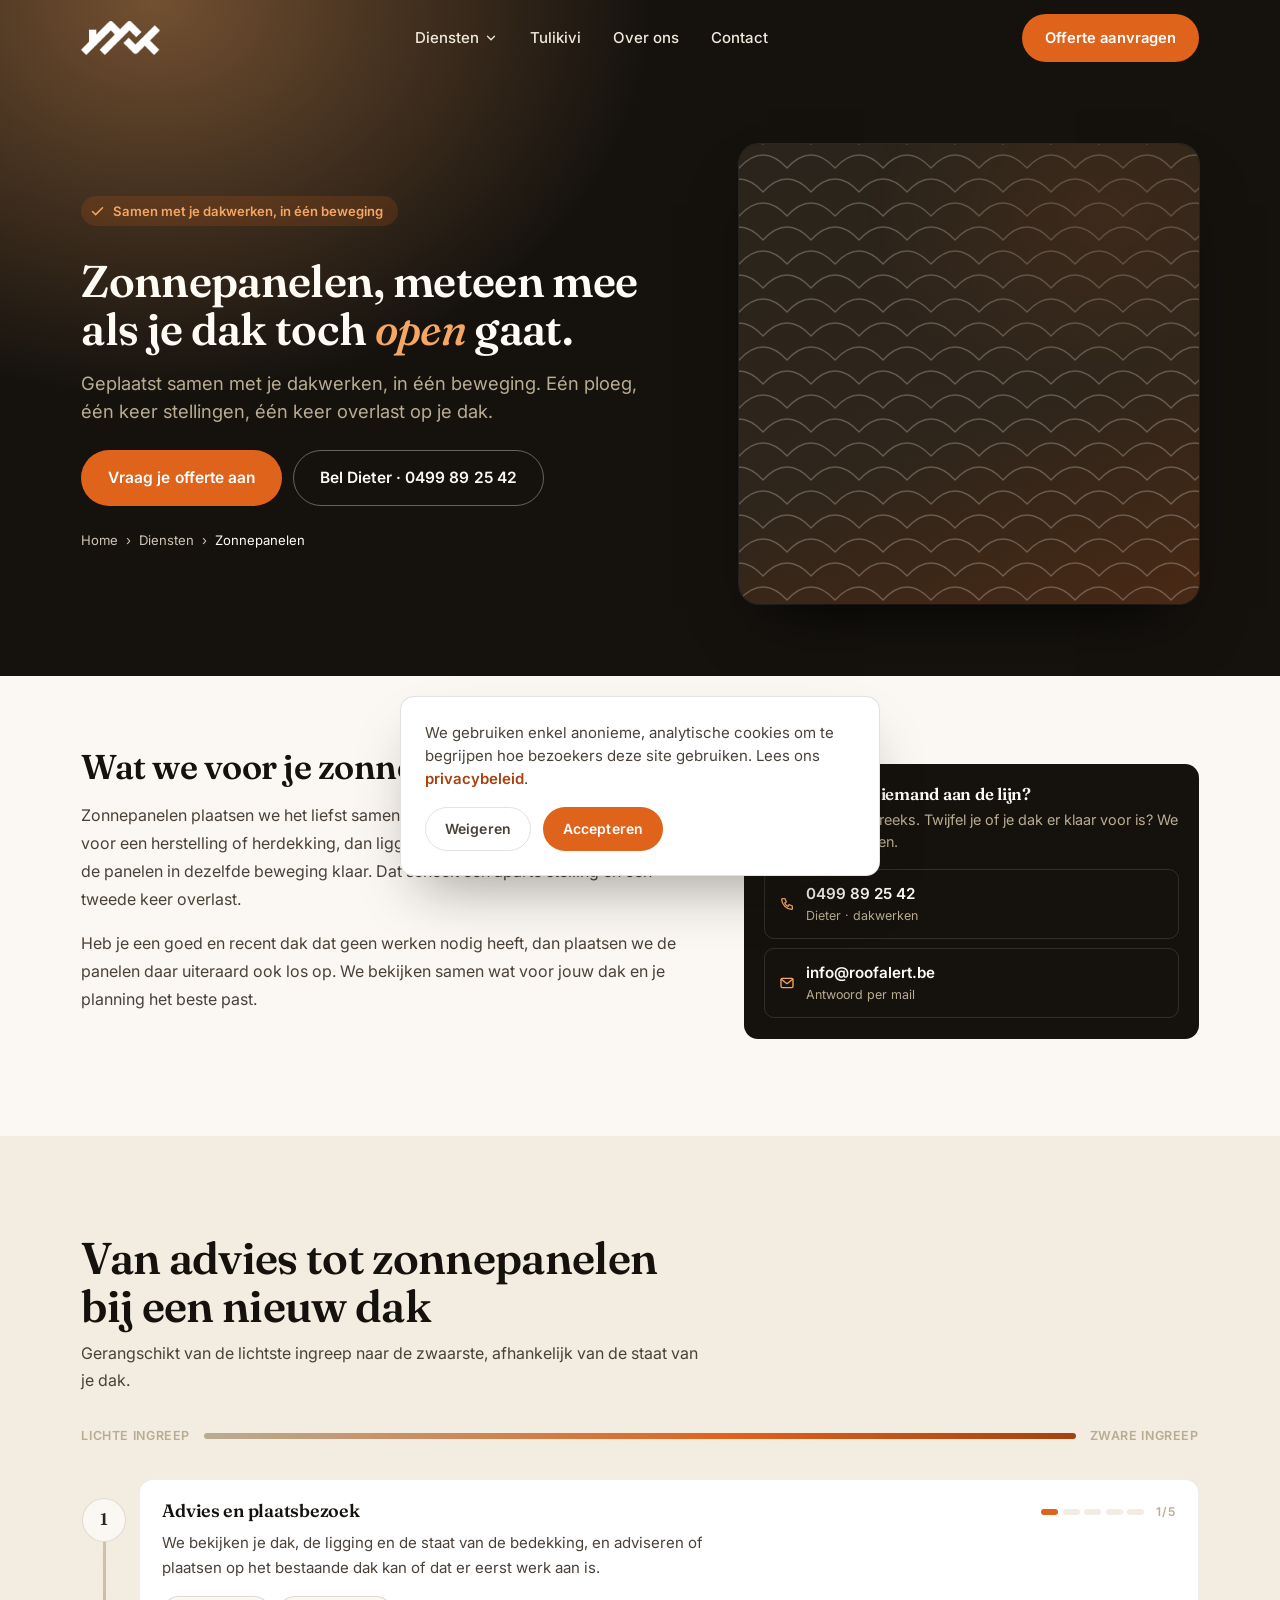
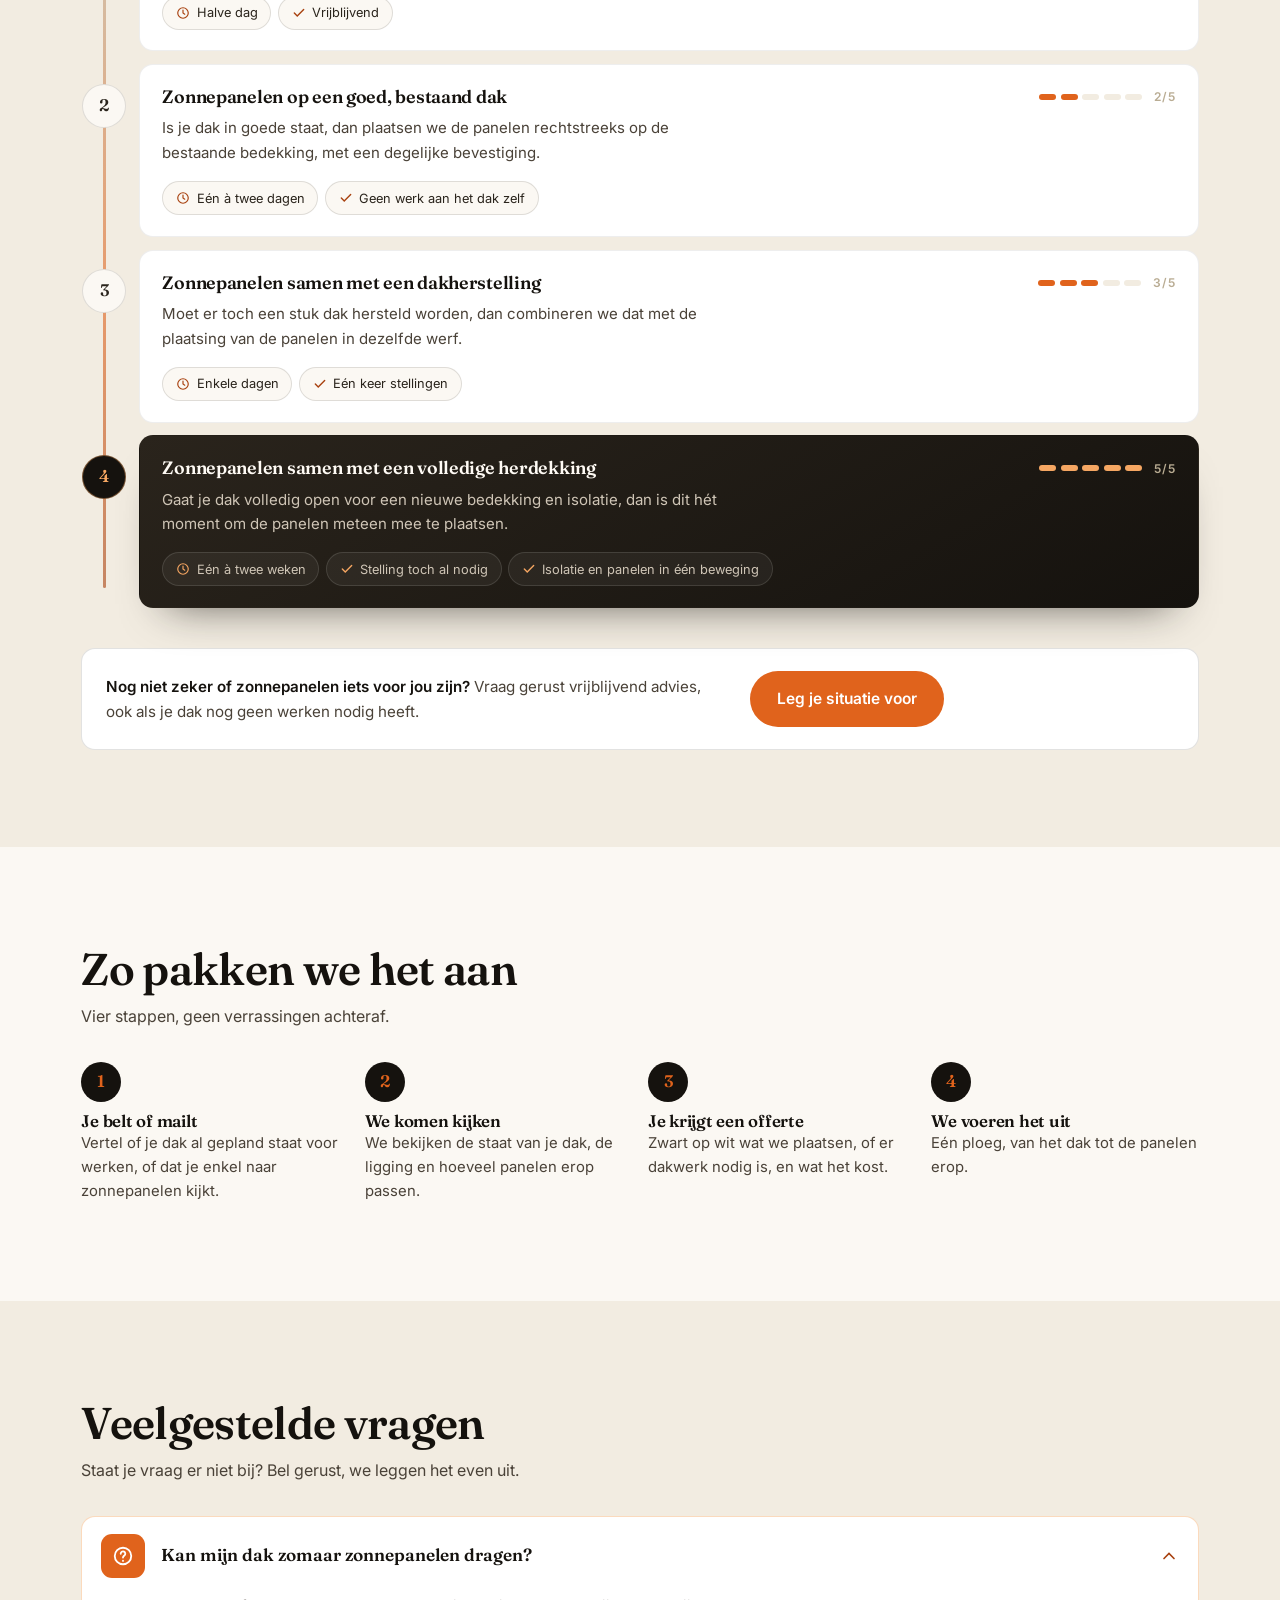
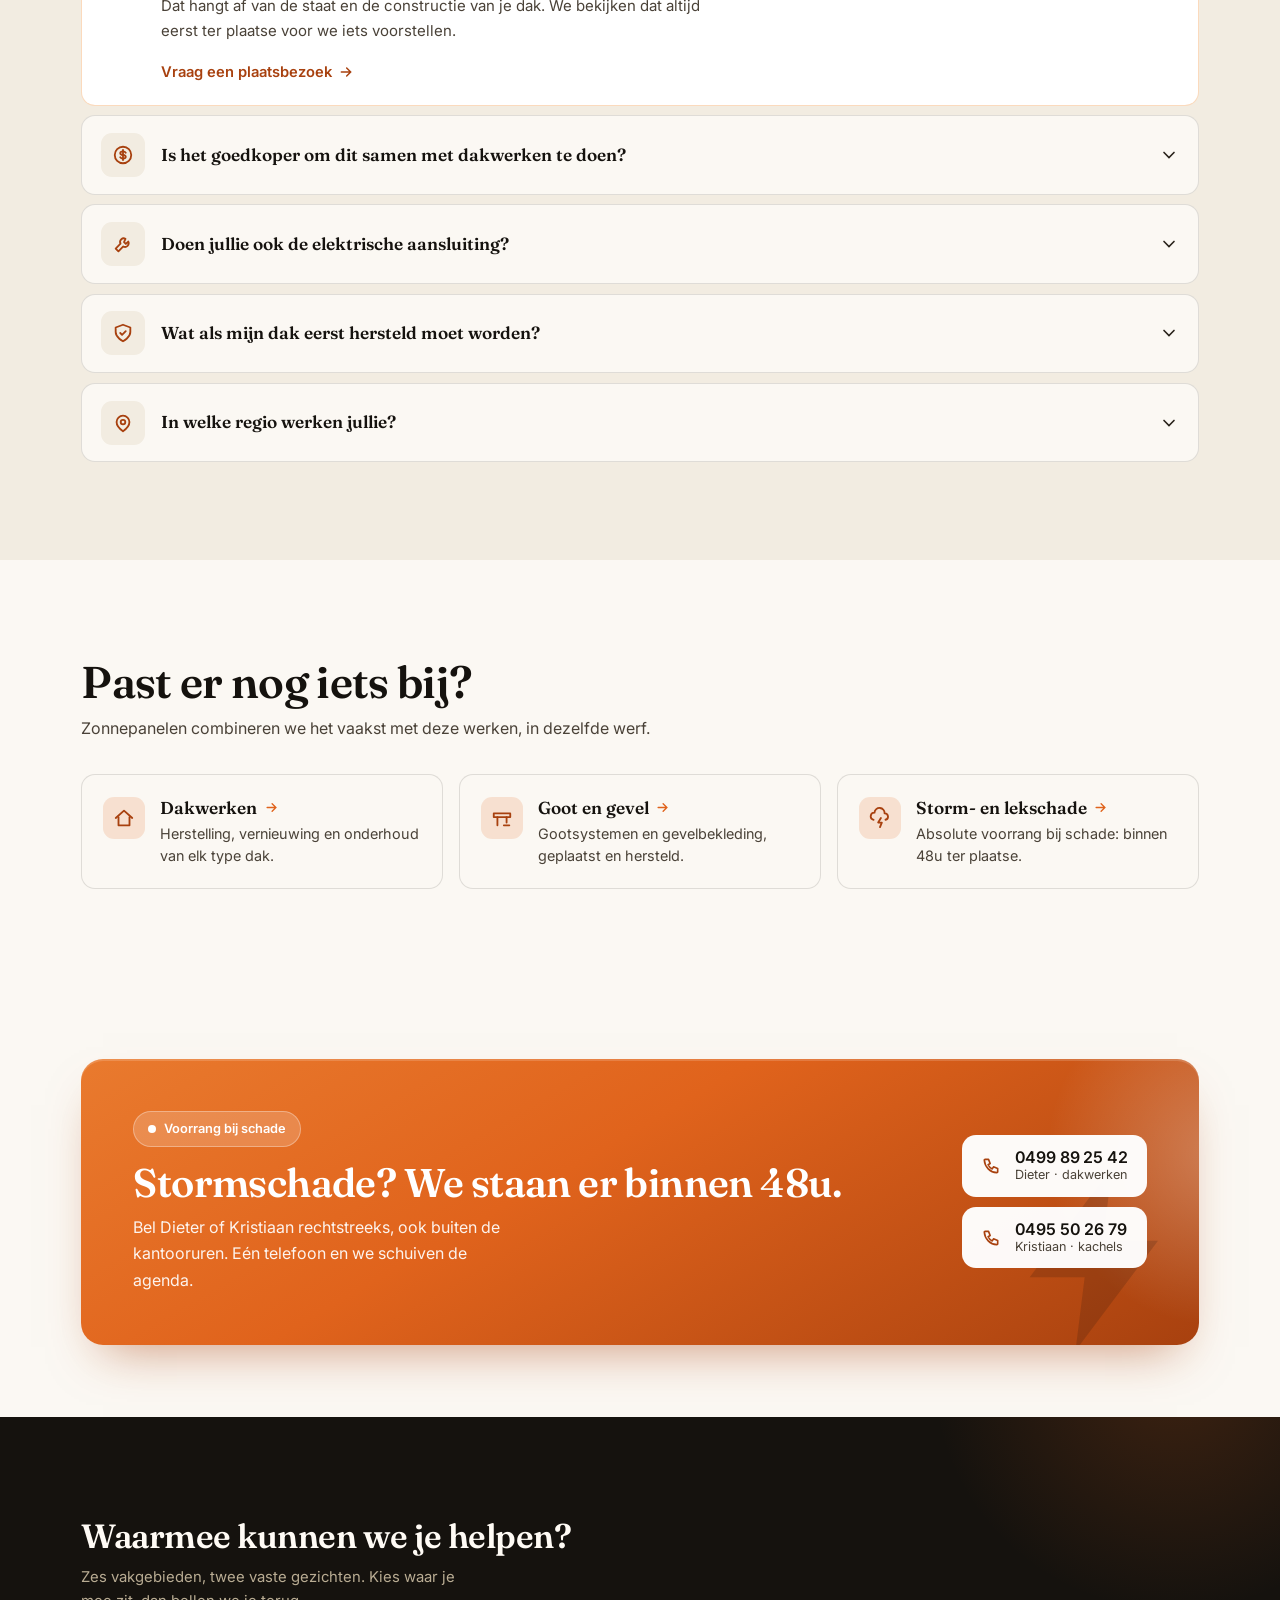
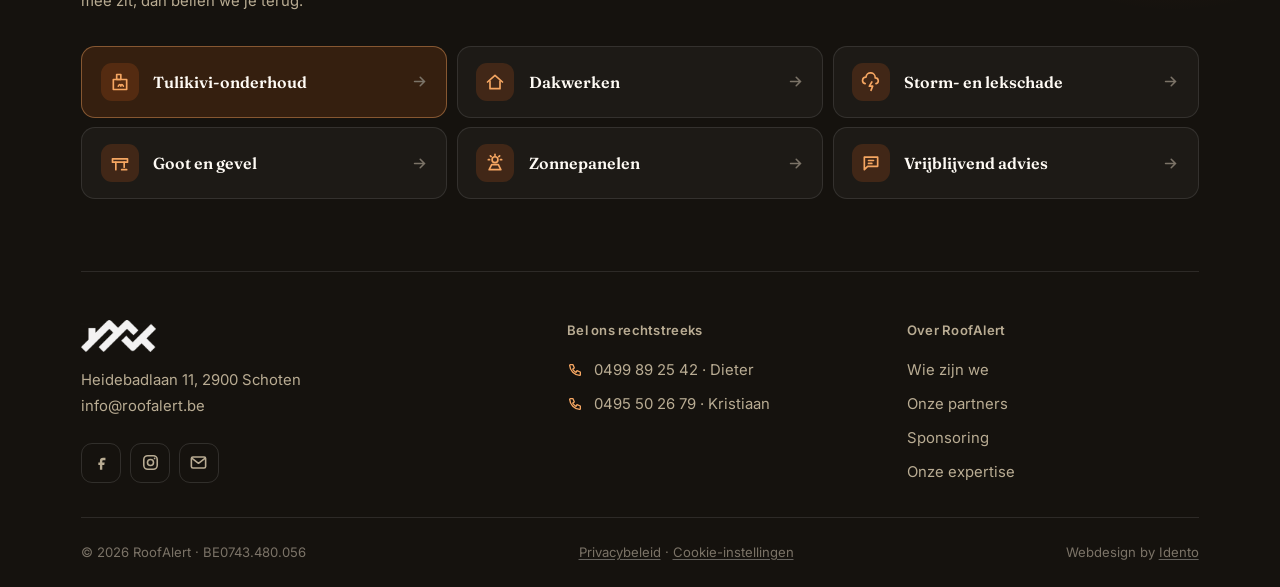
<file: diensten/zonnepanelen/index.html>
<!DOCTYPE html>
<html lang="nl">
<head>
  <meta charset="utf-8">
  <meta name="viewport" content="width=device-width, initial-scale=1">
  <title>Zonnepanelen — geplaatst samen met je dakwerken | RoofAlert</title>
  <meta name="description" content="Zonnepanelen geplaatst in dezelfde beweging als je dakwerken: één ploeg, één keer stellingen, één keer overlast.">
  <meta name="robots" content="index, follow">
  <link rel="canonical" href="https://roofalert.be/diensten/zonnepanelen/">
  <meta name="theme-color" content="#15120e">

  <meta property="og:type" content="website">
  <meta property="og:site_name" content="RoofAlert">
  <meta property="og:locale" content="nl_BE">
  <meta property="og:title" content="Zonnepanelen — geplaatst samen met je dakwerken | RoofAlert">
  <meta property="og:description" content="Zonnepanelen geplaatst in dezelfde beweging als je dakwerken: één ploeg, één keer stellingen, één keer overlast.">
  <meta property="og:url" content="https://roofalert.be/diensten/zonnepanelen/">
  <meta property="og:image" content="https://roofalert.be/assets/img/logo.png">

  <link rel="icon" href="../../favicon.ico" sizes="any">
  <link rel="icon" href="../../assets/img/favicon.svg" type="image/svg+xml">
  <link rel="apple-touch-icon" href="../../assets/img/apple-touch-icon.png">
  <link rel="manifest" href="../../site.webmanifest">

  <link rel="preconnect" href="https://fonts.googleapis.com">
  <link rel="preconnect" href="https://fonts.gstatic.com" crossorigin>
  <link rel="preload" as="style" href="https://fonts.googleapis.com/css2?family=Fraunces:opsz,wght@9..144,500;9..144,600&family=Inter:wght@400;500;600&display=swap">
  <link href="https://fonts.googleapis.com/css2?family=Fraunces:opsz,wght@9..144,500;9..144,600&family=Inter:wght@400;500;600&display=swap" rel="stylesheet" media="print" onload="this.media='all'">
  <noscript><link href="https://fonts.googleapis.com/css2?family=Fraunces:opsz,wght@9..144,500;9..144,600&family=Inter:wght@400;500;600&display=swap" rel="stylesheet"></noscript>

  <!-- Volgorde is belangrijk: brand -> layout -> components -> pagina -->
  <link rel="stylesheet" href="../../assets/css/brand.css">
  <link rel="stylesheet" href="../../assets/css/layout.css">
  <link rel="stylesheet" href="../../assets/css/components.css">
  <link rel="stylesheet" href="../../assets/css/pages/dienst.css">

  <script type="application/ld+json">
  {
    "@context": "https://schema.org",
    "@type": "BreadcrumbList",
    "itemListElement": [
      { "@type": "ListItem", "position": 1, "name": "Home", "item": "https://roofalert.be/" },
      { "@type": "ListItem", "position": 2, "name": "Diensten", "item": "https://roofalert.be/diensten/" },
      { "@type": "ListItem", "position": 3, "name": "Zonnepanelen", "item": "https://roofalert.be/diensten/zonnepanelen/" }
    ]
  }
  </script>
  <script type="application/ld+json">
  {
    "@context": "https://schema.org",
    "@type": "Service",
    "name": "Zonnepanelen",
    "description": "Plaatsing van zonnepanelen, gecombineerd met dakwerken.",
    "serviceType": "Zonnepanelen",
    "url": "https://roofalert.be/diensten/zonnepanelen/",
    "areaServed": { "@type": "Country", "name": "BE" },
    "provider": { "@id": "https://roofalert.be/#bedrijf" }
  }
  </script>
</head>
<body>

<a class="skip-link" href="#main-content">Ga naar inhoud</a>

<header class="hdr" id="hdr">
  <div class="wrap hdr__in">
    <a href="../../" class="brand" aria-label="RoofAlert home">
      <img class="brand__logo" src="../../assets/img/logo.png" alt="RoofAlert">
    </a>
    <nav class="nav" id="mainNav" aria-label="Hoofdmenu">
      <div class="nav__item" id="megaItem">
        <button class="nav__trigger" aria-expanded="false" aria-haspopup="true">
          Diensten
          <svg viewBox="0 0 24 24" fill="none" stroke="currentColor" stroke-width="2.2" stroke-linecap="round" aria-hidden="true"><path d="M6 9l6 6 6-6"/></svg>
        </button>
        <div class="mega">
          <div class="mega__in">
            <span class="mega__lbl"><span>Onze expertise</span><a class="mega__all" href="../../diensten/">Alle diensten <svg viewBox="0 0 24 24" fill="none" stroke="currentColor" stroke-width="2.2" stroke-linecap="round" aria-hidden="true"><path d="M5 12h13M13 6l6 6-6 6"/></svg></a></span>

            <a class="mega__link" href="../../diensten/dakwerken/">
              <span class="mega__ic"><svg viewBox="0 0 24 24" fill="none" stroke="currentColor" stroke-width="2" stroke-linecap="round" stroke-linejoin="round" aria-hidden="true"><path d="M3 12L12 4l9 8"/><path d="M6 11v9h12v-9"/></svg></span>
              <span><b class="mega__t">Dakwerken</b><span class="mega__d">Herstelling, vernieuwing en onderhoud van elk type dak</span></span>
            </a>

            <a class="mega__link" href="../../diensten/kachels-en-schouwen/">
              <span class="mega__ic"><svg viewBox="0 0 24 24" fill="none" stroke="currentColor" stroke-width="2" stroke-linecap="round" stroke-linejoin="round" aria-hidden="true"><rect x="4" y="9" width="16" height="12"/><rect x="8" y="3" width="5" height="6"/><path d="M10 17q2-4 3 0 1-4 3 0"/></svg></span>
              <span><b class="mega__t">Kachels en schouwen</b><span class="mega__d">Reiniging, controle en herstelling van elk merk</span></span>
            </a>

            <a class="mega__link" href="../../diensten/goot-en-gevel/">
              <span class="mega__ic"><svg viewBox="0 0 24 24" fill="none" stroke="currentColor" stroke-width="2" stroke-linecap="round" stroke-linejoin="round" aria-hidden="true"><path d="M3 7h18v4H3z"/><path d="M7 11v9M17 11v6"/><path d="M14 20h6"/></svg></span>
              <span><b class="mega__t">Goot en gevel</b><span class="mega__d">Gootsystemen en gevelbekleding, geplaatst en hersteld</span></span>
            </a>

            <div class="mega__feat">
              <svg class="seal" viewBox="0 0 256 256" fill="currentColor" aria-hidden="true"><path d="M225.86,102.82c-3.77-3.94-7.67-8-9.14-11.57-1.36-3.27-1.44-8.69-1.52-13.94-.15-9.76-.31-20.82-8-28.51s-18.75-7.85-28.51-8c-5.25-.08-10.67-.16-13.94-1.52-3.56-1.47-7.63-5.37-11.57-9.14C146.28,23.51,138.44,16,128,16s-18.27,7.51-25.18,14.14c-3.94,3.77-8,7.67-11.57,9.14C88,40.64,82.56,40.72,77.31,40.8c-9.76.15-20.82.31-28.51,8S41,67.55,40.8,77.31c-.08,5.25-.16,10.67-1.52,13.94-1.47,3.56-5.37,7.63-9.14,11.57C23.51,109.72,16,117.56,16,128s7.51,18.27,14.14,25.18c3.77,3.94,7.67,8,9.14,11.57,1.36,3.27,1.44,8.69,1.52,13.94.15,9.76.31,20.82,8,28.51s18.75,7.85,28.51,8c5.25.08,10.67.16,13.94,1.52,3.56,1.47,7.63,5.37,11.57,9.14C109.72,232.49,117.56,240,128,240s18.27-7.51,25.18-14.14c3.94-3.77,8-7.67,11.57-9.14,3.27-1.36,8.69-1.44,13.94-1.52,9.76-.15,20.82-.31,28.51-8s7.85-18.75,8-28.51c.08-5.25.16-10.67,1.52-13.94,1.47-3.56,5.37-7.63,9.14-11.57C232.49,146.28,240,138.44,240,128S232.49,109.73,225.86,102.82Zm-11.55,39.29c-4.79,5-9.75,10.17-12.38,16.52-2.52,6.1-2.63,13.07-2.73,19.82-.1,7-.21,14.33-3.32,17.43s-10.39,3.22-17.43,3.32c-6.75.1-13.72.21-19.82,2.73-6.35,2.63-11.52,7.59-16.52,12.38S132,224,128,224s-9.15-4.92-14.11-9.69-10.17-9.75-16.52-12.38c-6.1-2.52-13.07-2.63-19.82-2.73-7-.1-14.33-.21-17.43-3.32s-3.22-10.39-3.32-17.43c-.1-6.75-.21-13.72-2.73-19.82-2.63-6.35-7.59-11.52-12.38-16.52S32,132,32,128s4.92-9.15,9.69-14.11,9.75-10.17,12.38-16.52c2.52-6.1,2.63-13.07,2.73-19.82.1-7,.21-14.33,3.32-17.43S70.51,56.9,77.55,56.8c6.75-.1,13.72-.21,19.82-2.73,6.35-2.63,11.52-7.59,16.52-12.38S124,32,128,32s9.15,4.92,14.11,9.69,10.17,9.75,16.52,12.38c6.1,2.52,13.07,2.63,19.82,2.73,7,.1,14.33.21,17.43,3.32s3.22,10.39,3.32,17.43c.1,6.75.21,13.72,2.73,19.82,2.63,6.35,7.59,11.52,12.38,16.52S224,124,224,128,219.08,137.15,214.31,142.11ZM173.66,98.34a8,8,0,0,1,0,11.32l-56,56a8,8,0,0,1-11.32,0l-24-24a8,8,0,0,1,11.32-11.32L112,148.69l50.34-50.35A8,8,0,0,1,173.66,98.34Z"/></svg>
              <strong>Tulikivi-onderhoud</strong>
              <p>De enige erkende hersteller van speksteenkachels in België. We komen tot in elke uithoek van het land.</p>
              <a href="../../diensten/tulikivi-onderhoud/">Ontdek wat we doen <svg viewBox="0 0 24 24" fill="none" stroke="currentColor" stroke-width="2.2" stroke-linecap="round" aria-hidden="true"><path d="M5 12h13M13 6l6 6-6 6"/></svg></a>
            </div>

            <a class="mega__link" href="../../diensten/storm-en-lekschade/">
              <span class="mega__ic"><svg viewBox="0 0 24 24" fill="none" stroke="currentColor" stroke-width="2" stroke-linecap="round" stroke-linejoin="round" aria-hidden="true"><path d="M5 14a4 4 0 011-7.9A5.5 5.5 0 0117 7a3.5 3.5 0 011 6.9"/><path d="M13 12l-3 5h4l-2 5"/></svg></span>
              <span><b class="mega__t">Storm- en lekschade</b><span class="mega__d">Absolute voorrang, binnen 48u ter plaatse</span></span>
            </a>

            <a class="mega__link" href="../../diensten/zonnepanelen/">
              <span class="mega__ic"><svg viewBox="0 0 24 24" fill="none" stroke="currentColor" stroke-width="2" stroke-linecap="round" stroke-linejoin="round" aria-hidden="true"><circle cx="12" cy="8" r="3.5"/><path d="M12 1.5v1.5M20 8h-1.5M5.5 8H4M17.6 3.4l-1 1M6.4 3.4l1 1"/><path d="M5 20l3-6h8l3 6z"/></svg></span>
              <span><b class="mega__t">Zonnepanelen</b><span class="mega__d">Geplaatst samen met je dakwerken, in één beweging</span></span>
            </a>

            <a class="mega__link" href="../../contact/">
              <span class="mega__ic"><svg viewBox="0 0 24 24" fill="none" stroke="currentColor" stroke-width="2" stroke-linecap="round" stroke-linejoin="round" aria-hidden="true"><path d="M4 5h16v11H8l-4 4z"/><path d="M9 9h6M9 12.5h4"/></svg></span>
              <span><b class="mega__t">Vrijblijvend advies</b><span class="mega__d">Niet zeker wat je nodig hebt? Bel of mail ons gerust</span></span>
            </a>
          </div>
        </div>
      </div>
      <a href="../../diensten/tulikivi-onderhoud/">Tulikivi</a>
      <a href="../../over-ons/">Over ons</a>
      <a href="../../contact/">Contact</a>
    </nav>
    <a href="../../offerte/" class="btn btn-primary hdr__cta">Offerte aanvragen</a>
    <button class="hdr__burger" id="burgerBtn" type="button" aria-expanded="false" aria-controls="mainNav" aria-label="Menu openen">
      <span></span><span></span><span></span>
    </button>
  </div>
</header>

<header class="page-header">
  <div class="wrap page-header__grid">
    <div>
      <span class="eyebrow"><svg viewBox="0 0 24 24" fill="none" stroke="currentColor" stroke-width="2.4" stroke-linecap="round" aria-hidden="true"><path d="M20 6L9 17l-5-5"/></svg> Samen met je dakwerken, in één beweging</span>
      <h1>Zonnepanelen, meteen mee als je dak toch <em>open</em> gaat.</h1>
      <p>Geplaatst samen met je dakwerken, in één beweging. Eén ploeg, één keer stellingen, één keer overlast op je dak.</p>
      <div class="dienst-hero-acts">
        <a href="../../offerte/" class="btn btn-primary">Vraag je offerte aan</a>
        <a href="tel:+32499892542" class="btn btn-light">Bel Dieter · 0499 89 25 42</a>
      </div>
      <nav class="breadcrumb" aria-label="Kruimelpad">
        <a href="../../">Home</a>
        <span aria-hidden="true">›</span>
        <a href="../../diensten/">Diensten</a>
        <span aria-hidden="true">›</span>
        <span aria-current="page">Zonnepanelen</span>
      </nav>
    </div>
    <div class="page-header__media">
      <img src="https://images.unsplash.com/photo-1509391366360-2e959784a276?fm=jpg&q=80&w=1100&auto=format&fit=crop" alt="Zonnepanelen op een hellend dak met dakpannen" loading="eager" onerror="this.remove()">
    </div>
  </div>
</header>

<main id="main-content">
  <section class="section section-first">
    <div class="wrap dienst-lead">
      <div class="dienst-lead__txt reveal">
        <h2>Wat we voor je zonnepanelen doen</h2>
        <p>Zonnepanelen plaatsen we het liefst samen met dakwerken: is je dak toch al open voor een herstelling of herdekking, dan liggen de bevestiging en de doorvoer voor de panelen in dezelfde beweging klaar. Dat scheelt een aparte stelling en een tweede keer overlast.</p>
        <p>Heb je een goed en recent dak dat geen werken nodig heeft, dan plaatsen we de panelen daar uiteraard ook los op. We bekijken samen wat voor jouw dak en je planning het beste past.</p>
      </div>

      <div class="reveal">
        <div class="dienst-call">
          <h2>Liever meteen iemand aan de lijn?</h2>
          <p>Bel Dieter rechtstreeks. Twijfel je of je dak er klaar voor is? We bekijken het samen.</p>
          <div class="dienst-call__list">
            <a href="tel:+32499892542"><svg viewBox="0 0 24 24" fill="none" stroke="currentColor" stroke-width="2" stroke-linecap="round" stroke-linejoin="round" aria-hidden="true"><path d="M5 4h4l2 5-2.5 1.5a11 11 0 005 5L15 13l5 2v4a1 1 0 01-1.1 1A16 16 0 014 5.1 1 1 0 015 4z"/></svg><span><b>0499 89 25 42</b><small>Dieter · dakwerken</small></span></a>
            <a href="mailto:info@roofalert.be"><svg viewBox="0 0 24 24" fill="none" stroke="currentColor" stroke-width="2" stroke-linecap="round" stroke-linejoin="round" aria-hidden="true"><rect x="3" y="5" width="18" height="14" rx="2"/><path d="M3.5 6.5L12 13l8.5-6.5"/></svg><span><b>info@roofalert.be</b><small>Antwoord per mail</small></span></a>
          </div>
        </div>
      </div>
    </div>
  </section>

  <section class="section section-alt">
    <div class="wrap">
      <div class="dienst-head reveal">
        <h2>Van advies tot zonnepanelen bij een nieuw dak</h2>
        <p>Gerangschikt van de lichtste ingreep naar de zwaarste, afhankelijk van de staat van je dak.</p>
      </div>

      <div class="scale-key" aria-hidden="true">
        <span>Lichte ingreep</span>
        <span class="scale-key__bar"></span>
        <span>Zware ingreep</span>
      </div>

      <div class="ladder">
      <article class="rung reveal">
        <span class="rung__n" aria-hidden="true">1</span>
        <div class="rung__top">
          <h3>Advies en plaatsbezoek</h3>
          <span class="meter" role="img" aria-label="Ingreep: 1 op 5"><i class="on"></i><i></i><i></i><i></i><i></i><b>1/5</b></span>
        </div>
        <p>We bekijken je dak, de ligging en de staat van de bedekking, en adviseren of plaatsen op het bestaande dak kan of dat er eerst werk aan is.</p>
        <div class="rung__meta">
          <span><svg viewBox="0 0 24 24" fill="none" stroke="currentColor" stroke-width="2" stroke-linecap="round" aria-hidden="true"><circle cx="12" cy="12" r="9"/><path d="M12 7v5l3 2"/></svg>Halve dag</span>
          <span><svg viewBox="0 0 24 24" fill="none" stroke="currentColor" stroke-width="2.4" stroke-linecap="round" aria-hidden="true"><path d="M20 6L9 17l-5-5"/></svg>Vrijblijvend</span>
        </div>
      </article>
      <article class="rung reveal">
        <span class="rung__n" aria-hidden="true">2</span>
        <div class="rung__top">
          <h3>Zonnepanelen op een goed, bestaand dak</h3>
          <span class="meter" role="img" aria-label="Ingreep: 2 op 5"><i class="on"></i><i class="on"></i><i></i><i></i><i></i><b>2/5</b></span>
        </div>
        <p>Is je dak in goede staat, dan plaatsen we de panelen rechtstreeks op de bestaande bedekking, met een degelijke bevestiging.</p>
        <div class="rung__meta">
          <span><svg viewBox="0 0 24 24" fill="none" stroke="currentColor" stroke-width="2" stroke-linecap="round" aria-hidden="true"><circle cx="12" cy="12" r="9"/><path d="M12 7v5l3 2"/></svg>Eén à twee dagen</span>
          <span><svg viewBox="0 0 24 24" fill="none" stroke="currentColor" stroke-width="2.4" stroke-linecap="round" aria-hidden="true"><path d="M20 6L9 17l-5-5"/></svg>Geen werk aan het dak zelf</span>
        </div>
      </article>
      <article class="rung reveal">
        <span class="rung__n" aria-hidden="true">3</span>
        <div class="rung__top">
          <h3>Zonnepanelen samen met een dakherstelling</h3>
          <span class="meter" role="img" aria-label="Ingreep: 3 op 5"><i class="on"></i><i class="on"></i><i class="on"></i><i></i><i></i><b>3/5</b></span>
        </div>
        <p>Moet er toch een stuk dak hersteld worden, dan combineren we dat met de plaatsing van de panelen in dezelfde werf.</p>
        <div class="rung__meta">
          <span><svg viewBox="0 0 24 24" fill="none" stroke="currentColor" stroke-width="2" stroke-linecap="round" aria-hidden="true"><circle cx="12" cy="12" r="9"/><path d="M12 7v5l3 2"/></svg>Enkele dagen</span>
          <span><svg viewBox="0 0 24 24" fill="none" stroke="currentColor" stroke-width="2.4" stroke-linecap="round" aria-hidden="true"><path d="M20 6L9 17l-5-5"/></svg>Eén keer stellingen</span>
        </div>
      </article>
      <article class="rung rung--top reveal">
        <span class="rung__n" aria-hidden="true">4</span>
        <div class="rung__top">
          <h3>Zonnepanelen samen met een volledige herdekking</h3>
          <span class="meter" role="img" aria-label="Ingreep: 5 op 5"><i class="on"></i><i class="on"></i><i class="on"></i><i class="on"></i><i class="on"></i><b>5/5</b></span>
        </div>
        <p>Gaat je dak volledig open voor een nieuwe bedekking en isolatie, dan is dit hét moment om de panelen meteen mee te plaatsen.</p>
        <div class="rung__meta">
          <span><svg viewBox="0 0 24 24" fill="none" stroke="currentColor" stroke-width="2" stroke-linecap="round" aria-hidden="true"><circle cx="12" cy="12" r="9"/><path d="M12 7v5l3 2"/></svg>Eén à twee weken</span>
          <span><svg viewBox="0 0 24 24" fill="none" stroke="currentColor" stroke-width="2.4" stroke-linecap="round" aria-hidden="true"><path d="M20 6L9 17l-5-5"/></svg>Stelling toch al nodig</span>
          <span><svg viewBox="0 0 24 24" fill="none" stroke="currentColor" stroke-width="2.4" stroke-linecap="round" aria-hidden="true"><path d="M20 6L9 17l-5-5"/></svg>Isolatie en panelen in één beweging</span>
        </div>
      </article>
      </div>

      <div class="ladder-note reveal">
        <p><strong>Nog niet zeker of zonnepanelen iets voor jou zijn?</strong> Vraag gerust vrijblijvend advies, ook als je dak nog geen werken nodig heeft.</p>
        <a href="../../offerte/" class="btn btn-primary">Leg je situatie voor</a>
      </div>
    </div>
  </section>

  <section class="section">
    <div class="wrap">
      <div class="dienst-head reveal">
        <h2>Zo pakken we het aan</h2>
        <p>Vier stappen, geen verrassingen achteraf.</p>
      </div>
      <ol class="steps">
        <li class="step reveal">
          <span class="step__n">1</span>
          <div>
            <h3>Je belt of mailt</h3>
            <p>Vertel of je dak al gepland staat voor werken, of dat je enkel naar zonnepanelen kijkt.</p>
          </div>
        </li>
        <li class="step reveal">
          <span class="step__n">2</span>
          <div>
            <h3>We komen kijken</h3>
            <p>We bekijken de staat van je dak, de ligging en hoeveel panelen erop passen.</p>
          </div>
        </li>
        <li class="step reveal">
          <span class="step__n">3</span>
          <div>
            <h3>Je krijgt een offerte</h3>
            <p>Zwart op wit wat we plaatsen, of er dakwerk nodig is, en wat het kost.</p>
          </div>
        </li>
        <li class="step reveal">
          <span class="step__n">4</span>
          <div>
            <h3>We voeren het uit</h3>
            <p>Eén ploeg, van het dak tot de panelen erop.</p>
          </div>
        </li>
      </ol>
    </div>
  </section>

  <section class="section section-alt">
    <div class="wrap">
      <div class="dienst-head reveal">
        <h2>Veelgestelde vragen</h2>
        <p>Staat je vraag er niet bij? Bel gerust, we leggen het even uit.</p>
      </div>
      <div class="acc">
      <div class="acc-item" data-open="true">
        <button class="acc-btn" aria-expanded="true">
          <span class="acc-ic"><svg viewBox="0 0 24 24" fill="none" stroke="currentColor" stroke-width="2" stroke-linecap="round" stroke-linejoin="round" aria-hidden="true"><circle cx="12" cy="12" r="9"/><path d="M9.5 9.5a2.5 2.5 0 114 2c-.9.7-1.5 1.2-1.5 2.2"/><path d="M12 17.2v.2"/></svg></span>
          <span class="acc-ttl">Kan mijn dak zomaar zonnepanelen dragen?</span>
          <svg class="acc-chev" viewBox="0 0 24 24" fill="none" stroke="currentColor" stroke-width="2" stroke-linecap="round" aria-hidden="true"><path d="M6 9l6 6 6-6"/></svg>
        </button>
        <div class="acc-body"><div class="acc-inner"><div class="acc-pad">
          <p>Dat hangt af van de staat en de constructie van je dak. We bekijken dat altijd eerst ter plaatse voor we iets voorstellen.</p>
          <a href="../../offerte/" class="acc-link">Vraag een plaatsbezoek <svg viewBox="0 0 24 24" fill="none" stroke="currentColor" stroke-width="2.2" stroke-linecap="round" aria-hidden="true"><path d="M5 12h13M13 6l6 6-6 6"/></svg></a>
        </div></div></div>
      </div>
      <div class="acc-item">
        <button class="acc-btn" aria-expanded="false">
          <span class="acc-ic"><svg viewBox="0 0 24 24" fill="none" stroke="currentColor" stroke-width="2" stroke-linecap="round" stroke-linejoin="round" aria-hidden="true"><circle cx="12" cy="12" r="9"/><path d="M15 9.5c-.6-1-1.8-1.5-3-1.5-1.7 0-3 .8-3 2s1.3 1.8 3 2 3 .8 3 2-1.3 2-3 2c-1.2 0-2.4-.5-3-1.5"/><path d="M12 6.5v11"/></svg></span>
          <span class="acc-ttl">Is het goedkoper om dit samen met dakwerken te doen?</span>
          <svg class="acc-chev" viewBox="0 0 24 24" fill="none" stroke="currentColor" stroke-width="2" stroke-linecap="round" aria-hidden="true"><path d="M6 9l6 6 6-6"/></svg>
        </button>
        <div class="acc-body"><div class="acc-inner"><div class="acc-pad">
          <p>In veel gevallen wel, omdat de stelling en de werktijd al voorzien zijn voor het dak. We rekenen het je voor in de offerte.</p>
          <a href="../dakwerken/" class="acc-link">Meer over dakwerken <svg viewBox="0 0 24 24" fill="none" stroke="currentColor" stroke-width="2.2" stroke-linecap="round" aria-hidden="true"><path d="M5 12h13M13 6l6 6-6 6"/></svg></a>
        </div></div></div>
      </div>
      <div class="acc-item">
        <button class="acc-btn" aria-expanded="false">
          <span class="acc-ic"><svg viewBox="0 0 24 24" fill="none" stroke="currentColor" stroke-width="2" stroke-linecap="round" stroke-linejoin="round" aria-hidden="true"><path d="M14.7 6.3a4 4 0 00-5.4 5.4L4 17l3 3 5.3-5.3a4 4 0 005.4-5.4l-2.6 2.6-2-2z"/></svg></span>
          <span class="acc-ttl">Doen jullie ook de elektrische aansluiting?</span>
          <svg class="acc-chev" viewBox="0 0 24 24" fill="none" stroke="currentColor" stroke-width="2" stroke-linecap="round" aria-hidden="true"><path d="M6 9l6 6 6-6"/></svg>
        </button>
        <div class="acc-body"><div class="acc-inner"><div class="acc-pad">
          <p>Voor de aansluiting op het elektriciteitsnet werken we samen met een erkende partner; de plaatsing op en aan het dak doen we zelf.</p>
          <a href="../../offerte/" class="acc-link">Bespreek je situatie <svg viewBox="0 0 24 24" fill="none" stroke="currentColor" stroke-width="2.2" stroke-linecap="round" aria-hidden="true"><path d="M5 12h13M13 6l6 6-6 6"/></svg></a>
        </div></div></div>
      </div>
      <div class="acc-item">
        <button class="acc-btn" aria-expanded="false">
          <span class="acc-ic"><svg viewBox="0 0 24 24" fill="none" stroke="currentColor" stroke-width="2" stroke-linecap="round" stroke-linejoin="round" aria-hidden="true"><path d="M12 21s-8-4-8-10V6l8-3 8 3v5c0 6-8 10-8 10z"/><path d="M9 12l2 2 4-4"/></svg></span>
          <span class="acc-ttl">Wat als mijn dak eerst hersteld moet worden?</span>
          <svg class="acc-chev" viewBox="0 0 24 24" fill="none" stroke="currentColor" stroke-width="2" stroke-linecap="round" aria-hidden="true"><path d="M6 9l6 6 6-6"/></svg>
        </button>
        <div class="acc-body"><div class="acc-inner"><div class="acc-pad">
          <p>Dan zeggen we je dat eerlijk voor we panelen plaatsen. Zonnepanelen op een dak dat binnen enkele jaren toch vernieuwd moet worden, is nooit een goede investering.</p>
          <a href="../dakwerken/" class="acc-link">Meer over dakwerken <svg viewBox="0 0 24 24" fill="none" stroke="currentColor" stroke-width="2.2" stroke-linecap="round" aria-hidden="true"><path d="M5 12h13M13 6l6 6-6 6"/></svg></a>
        </div></div></div>
      </div>
      <div class="acc-item">
        <button class="acc-btn" aria-expanded="false">
          <span class="acc-ic"><svg viewBox="0 0 24 24" fill="none" stroke="currentColor" stroke-width="2" stroke-linecap="round" stroke-linejoin="round" aria-hidden="true"><path d="M12 21s-7-4.7-7-10a7 7 0 0114 0c0 5.3-7 10-7 10z"/><circle cx="12" cy="11" r="2.5"/></svg></span>
          <span class="acc-ttl">In welke regio werken jullie?</span>
          <svg class="acc-chev" viewBox="0 0 24 24" fill="none" stroke="currentColor" stroke-width="2" stroke-linecap="round" aria-hidden="true"><path d="M6 9l6 6 6-6"/></svg>
        </button>
        <div class="acc-body"><div class="acc-inner"><div class="acc-pad">
          <p>Voor dakwerken en zonnepanelen zijn we actief in de regio Antwerpen en omstreken, vanuit Schoten.</p>
          <a href="../dakwerken/" class="acc-link">Meer over dakwerken <svg viewBox="0 0 24 24" fill="none" stroke="currentColor" stroke-width="2.2" stroke-linecap="round" aria-hidden="true"><path d="M5 12h13M13 6l6 6-6 6"/></svg></a>
        </div></div></div>
      </div>
      </div>
    </div>
  </section>

  <section class="section">
    <div class="wrap">
      <div class="dienst-head reveal">
        <h2>Past er nog iets bij?</h2>
        <p>Zonnepanelen combineren we het vaakst met deze werken, in dezelfde werf.</p>
      </div>
      <div class="svc-grid dienst-more">
        <a class="svc-card" href="../../diensten/dakwerken/">
          <span class="svc-card__ic"><svg viewBox="0 0 24 24" fill="none" stroke="currentColor" stroke-width="2" stroke-linecap="round" stroke-linejoin="round" aria-hidden="true"><path d="M3 12L12 4l9 8"/><path d="M6 11v9h12v-9"/></svg></span>
          <span class="svc-card__body">
            <span class="svc-card__t">Dakwerken <svg viewBox="0 0 24 24" fill="none" stroke="currentColor" stroke-width="2.2" stroke-linecap="round" aria-hidden="true"><path d="M5 12h13M13 6l6 6-6 6"/></svg></span>
            <span class="svc-card__d">Herstelling, vernieuwing en onderhoud van elk type dak.</span>
          </span>
        </a>
        <a class="svc-card" href="../../diensten/goot-en-gevel/">
          <span class="svc-card__ic"><svg viewBox="0 0 24 24" fill="none" stroke="currentColor" stroke-width="2" stroke-linecap="round" stroke-linejoin="round" aria-hidden="true"><path d="M3 7h18v4H3z"/><path d="M7 11v9M17 11v6"/><path d="M14 20h6"/></svg></span>
          <span class="svc-card__body">
            <span class="svc-card__t">Goot en gevel <svg viewBox="0 0 24 24" fill="none" stroke="currentColor" stroke-width="2.2" stroke-linecap="round" aria-hidden="true"><path d="M5 12h13M13 6l6 6-6 6"/></svg></span>
            <span class="svc-card__d">Gootsystemen en gevelbekleding, geplaatst en hersteld.</span>
          </span>
        </a>
        <a class="svc-card" href="../../diensten/storm-en-lekschade/">
          <span class="svc-card__ic"><svg viewBox="0 0 24 24" fill="none" stroke="currentColor" stroke-width="2" stroke-linecap="round" stroke-linejoin="round" aria-hidden="true"><path d="M5 14a4 4 0 011-7.9A5.5 5.5 0 0117 7a3.5 3.5 0 011 6.9"/><path d="M13 12l-3 5h4l-2 5"/></svg></span>
          <span class="svc-card__body">
            <span class="svc-card__t">Storm- en lekschade <svg viewBox="0 0 24 24" fill="none" stroke="currentColor" stroke-width="2.2" stroke-linecap="round" aria-hidden="true"><path d="M5 12h13M13 6l6 6-6 6"/></svg></span>
            <span class="svc-card__d">Absolute voorrang bij schade: binnen 48u ter plaatse.</span>
          </span>
        </a>
      </div>
    </div>
  </section>

<section class="storm">
  <div class="wrap">
    <div class="storm-card reveal">
      <svg class="storm-bolt" viewBox="0 0 24 24" fill="currentColor" aria-hidden="true"><path d="M13 2L4 14h6l-1 8 9-12h-6l1-8z"/></svg>
      <div class="storm-in">
        <div>
          <span class="storm-pill"><span></span>Voorrang bij schade</span>
          <h2>Stormschade? We staan er binnen 48u.</h2>
          <p>Bel Dieter of Kristiaan rechtstreeks, ook buiten de kantooruren. Eén telefoon en we schuiven de agenda.</p>
        </div>
        <div class="storm-acts">
          <a href="tel:+32499892542" class="storm-btn">
            <svg viewBox="0 0 24 24" fill="none" stroke="currentColor" stroke-width="2" stroke-linecap="round" stroke-linejoin="round" aria-hidden="true"><path d="M5 4h4l2 5-2.5 1.5a11 11 0 005 5L15 13l5 2v4a1 1 0 01-1.1 1A16 16 0 014 5.1 1 1 0 015 4z"/></svg>
            <span><b>0499 89 25 42</b><small>Dieter · dakwerken</small></span>
          </a>
          <a href="tel:+32495502679" class="storm-btn">
            <svg viewBox="0 0 24 24" fill="none" stroke="currentColor" stroke-width="2" stroke-linecap="round" stroke-linejoin="round" aria-hidden="true"><path d="M5 4h4l2 5-2.5 1.5a11 11 0 005 5L15 13l5 2v4a1 1 0 01-1.1 1A16 16 0 014 5.1 1 1 0 015 4z"/></svg>
            <span><b>0495 50 26 79</b><small>Kristiaan · kachels</small></span>
          </a>
        </div>
      </div>
    </div>
  </div>
</section>
</main>

<footer class="ftr" id="contact">
  <div class="wrap">
    <div class="ftr__spot">
      <h3>Waarmee kunnen we je helpen?</h3>
      <p>Zes vakgebieden, twee vaste gezichten. Kies waar je mee zit, dan bellen we je terug.</p>
      <div class="ftr__tiles">

        <a class="ftr__tile ftr__tile--hl" href="../../diensten/tulikivi-onderhoud/">
          <span class="ftr__tile-ic"><svg viewBox="0 0 24 24" fill="none" stroke="currentColor" stroke-width="2" stroke-linecap="round" stroke-linejoin="round" aria-hidden="true"><rect x="4" y="9" width="16" height="12"/><rect x="8" y="3" width="5" height="6"/><path d="M10 17q2-4 3 0 1-4 3 0"/></svg></span>
          <span class="ftr__tile-t">Tulikivi-onderhoud</span>
          <svg class="ftr__tile-ar" viewBox="0 0 24 24" fill="none" stroke="currentColor" stroke-width="2.2" stroke-linecap="round" aria-hidden="true"><path d="M5 12h13M13 6l6 6-6 6"/></svg>
        </a>

        <a class="ftr__tile" href="../../diensten/dakwerken/">
          <span class="ftr__tile-ic"><svg viewBox="0 0 24 24" fill="none" stroke="currentColor" stroke-width="2" stroke-linecap="round" stroke-linejoin="round" aria-hidden="true"><path d="M3 12L12 4l9 8"/><path d="M6 11v9h12v-9"/></svg></span>
          <span class="ftr__tile-t">Dakwerken</span>
          <svg class="ftr__tile-ar" viewBox="0 0 24 24" fill="none" stroke="currentColor" stroke-width="2.2" stroke-linecap="round" aria-hidden="true"><path d="M5 12h13M13 6l6 6-6 6"/></svg>
        </a>

        <a class="ftr__tile" href="../../diensten/storm-en-lekschade/">
          <span class="ftr__tile-ic"><svg viewBox="0 0 24 24" fill="none" stroke="currentColor" stroke-width="2" stroke-linecap="round" stroke-linejoin="round" aria-hidden="true"><path d="M5 14a4 4 0 011-7.9A5.5 5.5 0 0117 7a3.5 3.5 0 011 6.9"/><path d="M13 12l-3 5h4l-2 5"/></svg></span>
          <span class="ftr__tile-t">Storm- en lekschade</span>
          <svg class="ftr__tile-ar" viewBox="0 0 24 24" fill="none" stroke="currentColor" stroke-width="2.2" stroke-linecap="round" aria-hidden="true"><path d="M5 12h13M13 6l6 6-6 6"/></svg>
        </a>

        <a class="ftr__tile" href="../../diensten/goot-en-gevel/">
          <span class="ftr__tile-ic"><svg viewBox="0 0 24 24" fill="none" stroke="currentColor" stroke-width="2" stroke-linecap="round" stroke-linejoin="round" aria-hidden="true"><path d="M3 7h18v4H3z"/><path d="M7 11v9M17 11v6"/><path d="M14 20h6"/></svg></span>
          <span class="ftr__tile-t">Goot en gevel</span>
          <svg class="ftr__tile-ar" viewBox="0 0 24 24" fill="none" stroke="currentColor" stroke-width="2.2" stroke-linecap="round" aria-hidden="true"><path d="M5 12h13M13 6l6 6-6 6"/></svg>
        </a>

        <a class="ftr__tile" href="../../diensten/zonnepanelen/">
          <span class="ftr__tile-ic"><svg viewBox="0 0 24 24" fill="none" stroke="currentColor" stroke-width="2" stroke-linecap="round" stroke-linejoin="round" aria-hidden="true"><circle cx="12" cy="8" r="3.5"/><path d="M12 1.5v1.5M20 8h-1.5M5.5 8H4M17.6 3.4l-1 1M6.4 3.4l1 1"/><path d="M5 20l3-6h8l3 6z"/></svg></span>
          <span class="ftr__tile-t">Zonnepanelen</span>
          <svg class="ftr__tile-ar" viewBox="0 0 24 24" fill="none" stroke="currentColor" stroke-width="2.2" stroke-linecap="round" aria-hidden="true"><path d="M5 12h13M13 6l6 6-6 6"/></svg>
        </a>

        <a class="ftr__tile" href="mailto:info@roofalert.be">
          <span class="ftr__tile-ic"><svg viewBox="0 0 24 24" fill="none" stroke="currentColor" stroke-width="2" stroke-linecap="round" stroke-linejoin="round" aria-hidden="true"><path d="M4 5h16v11H8l-4 4z"/><path d="M9 9h6M9 12.5h4"/></svg></span>
          <span class="ftr__tile-t">Vrijblijvend advies</span>
          <svg class="ftr__tile-ar" viewBox="0 0 24 24" fill="none" stroke="currentColor" stroke-width="2.2" stroke-linecap="round" aria-hidden="true"><path d="M5 12h13M13 6l6 6-6 6"/></svg>
        </a>

      </div>
    </div>

    <div class="ftr__grid">
      <div>
        <div class="brand">
          <img class="brand__logo" src="../../assets/img/logo.png" alt="RoofAlert">
        </div>
        <p class="ftr__addr">Heidebadlaan 11, 2900 Schoten<br><a href="mailto:info@roofalert.be">info@roofalert.be</a></p>
        <div class="ftr__social">
          <a href="https://www.facebook.com/RoofAlert" aria-label="Facebook" target="_blank" rel="noopener"><svg viewBox="0 0 24 24" fill="currentColor" aria-hidden="true"><path d="M14 9h3V6h-3a4 4 0 00-4 4v2H8v3h2v6h3v-6h2.5l.5-3h-3v-2a1 1 0 011-1z"/></svg></a>
          <a href="https://www.instagram.com/roofalert/" aria-label="Instagram" target="_blank" rel="noopener"><svg viewBox="0 0 24 24" fill="none" stroke="currentColor" stroke-width="2" aria-hidden="true"><rect x="3.5" y="3.5" width="17" height="17" rx="5"/><circle cx="12" cy="12" r="3.8"/><circle cx="17.2" cy="6.8" r="1.1" fill="currentColor" stroke="none"/></svg></a>
          <a href="mailto:info@roofalert.be" aria-label="E-mail"><svg viewBox="0 0 24 24" fill="none" stroke="currentColor" stroke-width="2" stroke-linecap="round" stroke-linejoin="round" aria-hidden="true"><rect x="3" y="5" width="18" height="14" rx="2"/><path d="M3.5 6.5L12 13l8.5-6.5"/></svg></a>
        </div>
      </div>
      <div>
        <h4>Bel ons rechtstreeks</h4>
        <ul>
          <li><a class="ftr__call" href="tel:+32499892542"><svg viewBox="0 0 24 24" fill="none" stroke="currentColor" stroke-width="2" stroke-linecap="round" stroke-linejoin="round" aria-hidden="true"><path d="M5 4h4l2 5-2.5 1.5a11 11 0 005 5L15 13l5 2v4a1 1 0 01-1.1 1A16 16 0 014 5.1 1 1 0 015 4z"/></svg>0499 89 25 42 · Dieter</a></li>
          <li><a class="ftr__call" href="tel:+32495502679"><svg viewBox="0 0 24 24" fill="none" stroke="currentColor" stroke-width="2" stroke-linecap="round" stroke-linejoin="round" aria-hidden="true"><path d="M5 4h4l2 5-2.5 1.5a11 11 0 005 5L15 13l5 2v4a1 1 0 01-1.1 1A16 16 0 014 5.1 1 1 0 015 4z"/></svg>0495 50 26 79 · Kristiaan</a></li>
        </ul>
      </div>
      <div>
        <h4>Over RoofAlert</h4>
        <ul>
          <li><a href="../../over-ons/">Wie zijn we</a></li>
          <li><a href="../../over-ons/#partners">Onze partners</a></li>
          <li><a href="../../over-ons/#partners">Sponsoring</a></li>
          <li><a href="../../diensten/">Onze expertise</a></li>
        </ul>
      </div>
    </div>

    <div class="ftr__bot">
      <span>© <span id="jaar">2026</span> RoofAlert · BE0743.480.056</span>
      <span><a href="../../privacy/">Privacybeleid</a> · <a href="#" data-cookie-settings>Cookie-instellingen</a></span>
      <span>Webdesign by <a href="https://idento.be/" target="_blank" rel="noopener">Idento</a></span>
    </div>
  </div>
</footer>

<div class="bar">
  <a href="tel:+32499892542" class="btn btn-ghost">Bel ons</a>
  <a href="../../offerte/" class="btn btn-primary">Offerte</a>
</div>

<script src="../../assets/js/cookie-consent.js" data-privacy-url="../../privacy/" defer></script>
<script src="../../assets/js/analytics.js" defer></script>
<script src="../../assets/js/site.js" defer></script>
</body>
</html>
</file>
<file: assets/css/brand.css>
/* ==========================================================================
   brand.css — de merkbasis van de site
   Enige plek waar kleuren, fonts, spacing en radii gedefinieerd worden.
   Wijzig hier en de hele site volgt. Bevat GEEN component- of paginastijlen.

   ── PER KLANT AANGEPAST ──────────────────────────────────────────────────
   Palette en fonts hieronder komen 1-op-1 uit het door de klant goedgekeurde
   homepage-ontwerp (roofalert-designvoorstel.html): warm, aards palet met
   een oranje accent, Fraunces voor koppen en Inter voor lopende tekst.
   ========================================================================== */

:root {
  color-scheme: light;

  /* — Palette (uit het goedgekeurde ontwerp) — */
  --ink-900: #15120e;
  --ink-800: #2a241c;
  --paper-50: #fbf8f3;
  --paper-100: #f2ece1;
  --orange-600: #a8410f;
  --orange-500: #e0631c;
  --orange-400: #f5a662;
  --orange-tint: #faeadf;
  --stone-400: #b9ac93;
  --body-700: #4a4238;

  --bg: var(--paper-50);
  --surface: var(--paper-50);
  --surface-subtle: var(--paper-100);
  --surface-raised: #ffffff;
  --text: var(--body-700);
  --text-muted: var(--body-700);
  --border: rgba(21, 18, 14, 0.12);
  --border-soft: rgba(21, 18, 14, 0.07);
  --accent: var(--orange-500);
  --accent-ink: var(--orange-600);
  --brand: var(--ink-900);

  /* — Rollen op een donkere ondergrond (header/footer/hero/page-header) —
     Hieronder verandert normaal NIETS per klant: je past enkel het palet
     hierboven aan, en deze rollen volgen automatisch mee. — */
  --inverse-bg: var(--ink-900);
  --inverse-bg-strong: #0e0c09;
  --inverse-text: #efe8dc;
  --inverse-text-emphasis: #fffbf5;
  --inverse-text-muted: var(--stone-400);
  --inverse-text-soft: #cfc5b6;
  --inverse-text-dim: rgba(239, 232, 220, 0.6);
  --inverse-text-bright: rgba(239, 232, 220, 0.85);
  --accent-inverse: var(--orange-400);

  /* — Extra tekst-/decoratierol op een lichte ondergrond — */
  --text-strong: var(--ink-900);
  --muted-accent: var(--stone-400);

  /* — Status (formulier- en meldingsfeedback) — het ontwerp definieert geen
     eigen status-kleuren, dus deze blijven neutrale, toegankelijke tinten
     die wel bij het warme palet passen. — */
  --success: #4a5d3a;
  --success-strong: #33422e;
  --success-veil: rgba(74, 93, 58, 0.09);
  --danger: #8c3a2e;
  --danger-strong: #6e2c22;
  --danger-veil: rgba(140, 58, 46, 0.08);
  --danger-veil-soft: rgba(140, 58, 46, 0.05);
  --danger-ring: rgba(140, 58, 46, 0.35);

  /* — Doorschijnende laagjes op de --inverse-bg (nav-blur, randjes, hover) — */
  --inverse-veil-nav: rgba(251, 248, 243, 0.9);
  --inverse-border-soft: rgba(239, 232, 220, 0.35);
  --inverse-underline: rgba(251, 248, 243, 0.35);
  --inverse-hover: rgba(251, 248, 243, 0.1);
  --inverse-hairline: rgba(251, 248, 243, 0.12);
  --hairline: rgba(21, 18, 14, 0.12);
  --hairline-soft: rgba(21, 18, 14, 0.07);

  /* — Decoratieve gloed/schaduw rond de accentkleur (CTA-knop, hero) — */
  --accent-veil: rgba(224, 99, 28, 0.16);
  --accent-veil-strong: rgba(245, 166, 98, 0.42);
  --accent-shadow: rgba(168, 65, 15, 0.4);
  --accent-shadow-strong: rgba(168, 65, 15, 0.5);
  --accent-ring: rgba(168, 65, 15, 0.35);
  --brand-veil: rgba(21, 18, 14, 0.3);
  --sheen: rgba(255, 255, 255, 0.6);

  /* — Type scale — */
  --font-display: "Fraunces", "Iowan Old Style", Georgia, serif;
  --font-body: "Inter", "Segoe UI", system-ui, sans-serif;

  --fs-eyebrow: 0.82rem;
  --fs-small: 0.9375rem;
  --fs-body: 1rem;
  --fs-lead: 1.15rem;
  --fs-h3: 1.15rem;
  --fs-h2: clamp(1.85rem, 1.5rem + 1.6vw, 3rem);
  --fs-h1: clamp(2.4rem, 1.5rem + 4.2vw, 4.4rem);

  /* — Spacing scale — */
  --sp-1: 0.25rem;
  --sp-2: 0.5rem;
  --sp-3: 0.75rem;
  --sp-4: 1rem;
  --sp-5: 1.5rem;
  --sp-6: 2rem;
  --sp-7: 3rem;
  --sp-8: 4.5rem;
  --sp-9: clamp(3.5rem, 2.5rem + 4.5vw, 7rem);
  --sp-10: 9rem;
  --wrap-pad: clamp(1.25rem, 1rem + 1.2vw, 2rem);

  --radius-sm: 10px;
  --radius-md: 14px;
  --radius-lg: 22px;
  --shadow-soft: 0 20px 50px -25px rgba(21, 18, 14, 0.35);
  --shadow-lift: 0 28px 60px -20px rgba(21, 18, 14, 0.4);
  --ease: cubic-bezier(0.16, 1, 0.3, 1);
}

*, *::before, *::after { box-sizing: border-box; margin: 0; padding: 0; }
html {
  scroll-behavior: smooth;
  -webkit-text-size-adjust: 100%;
}
body {
  background: var(--bg);
  color: var(--text);
  font-family: var(--font-body);
  font-size: var(--fs-body);
  line-height: 1.65;
  -webkit-font-smoothing: antialiased;
  overflow-x: hidden;
}
h1, h2, h3, p, li, span, a { overflow-wrap: break-word; }
img, svg { max-width: 100%; display: block; }
a { color: inherit; text-decoration: none; }
button { font: inherit; color: inherit; background: none; border: none; cursor: pointer; }
:focus-visible { outline: 2.5px solid var(--accent); outline-offset: 3px; border-radius: 4px; }
h1, h2, h3 {
  font-family: var(--font-display);
  color: var(--ink-900);
  font-weight: 600;
  line-height: 1.08;
  letter-spacing: -0.015em;
  text-wrap: balance;
}
h1 { font-size: var(--fs-h1); }
h2 { font-size: var(--fs-h2); }
h3 { font-size: var(--fs-h3); line-height: 1.25; }
p { max-width: 62ch; }
ul { list-style: none; }
section { scroll-margin-top: 5.5rem; }
</file>
<file: assets/css/layout.css>
/* ==========================================================================
   layout.css — site-chrome & structuur die op ELKE pagina hetzelfde is:
   container, header met megamenu, footer, mobiele actiebalk, pagina-kop,
   sectie-ritme en reveal-animatie.
   ========================================================================== */

/* — Skip link (toetsenbord/screenreader): onzichtbaar tot het focus krijgt — */
.skip-link {
  position: absolute;
  top: -3rem;
  left: var(--sp-4);
  z-index: 100;
  background: var(--inverse-bg-strong);
  color: var(--inverse-text);
  padding: 0.7rem 1.2rem;
  border-radius: var(--radius-sm);
  font-size: var(--fs-small);
  font-weight: 600;
  text-decoration: none;
  transition: top 0.2s var(--ease);
}
.skip-link:focus {
  top: var(--sp-4);
}


/* — Container — */
.wrap {
  width: 100%;
  max-width: 1180px;
  margin-inline: auto;
  padding-inline: var(--wrap-pad);
}


/* — Section scaffolding — */
.section { padding-block: var(--sp-9); }
.section-head {
  display: flex;
  flex-direction: column;
  gap: var(--sp-4);
  max-width: 640px;
  margin-bottom: var(--sp-8);
}
.section-head h2 { margin-bottom: 0.75rem; }
.section-head p { color: var(--text-muted); font-size: var(--fs-lead); line-height: 1.55; }
.section-alt { background: var(--surface-subtle); }


/* — Page header — compacte kop voor subpagina's (geen volledige hero).
   Gebruik op elke pagina behalve de homepage. — */
.page-header {
  position: relative;
  padding-top: calc(4.5rem + var(--sp-8));
  padding-bottom: var(--sp-8);
  background: var(--inverse-bg);
  color: var(--inverse-text);
  overflow: hidden;
}
.page-header::after {
  content: "";
  position: absolute;
  inset: 0;
  background:
    radial-gradient(60% 90% at 12% 0%, var(--accent-veil-strong), transparent 65%),
    radial-gradient(50% 80% at 95% 100%, var(--brand-veil), transparent 70%);
  pointer-events: none;
}
.page-header > .wrap { position: relative; z-index: 1; }
.page-header .eyebrow { color: var(--accent-inverse); }
.page-header .eyebrow::before { background: var(--accent-inverse); }
.page-header h1 {
  margin-top: var(--sp-3);
  color: var(--inverse-text-emphasis);
  font-size: var(--fs-h2);
  max-width: 22ch;
}
/* Zelfde nadruk als in de hero op de homepage. */
.page-header h1 em { font-style: italic; font-weight: 500; color: var(--accent-inverse); }
.page-header p {
  margin-top: var(--sp-4);
  max-width: 58ch;
  color: var(--inverse-text-muted);
  font-size: var(--fs-lead);
  line-height: 1.55;
}

/* — Pagina-kop met beeld — variant voor de dienstpagina's: tekst links, één
   foto rechts. Bewust enkel een foto, geen badge of overlay: dat hoort bij
   de hero op de homepage. — */
.page-header__grid { display: grid; gap: var(--sp-6); align-items: center; }
@media (min-width: 940px) {
  .page-header__grid { grid-template-columns: 1.08fr 0.92fr; gap: var(--sp-7); }
}
.page-header__media {
  position: relative;
  width: 100%;
  aspect-ratio: 4 / 3;
  border-radius: 20px;
  overflow: hidden;
  background: linear-gradient(160deg, var(--ink-800) 0%, #2e251b 58%, #5c2c10 130%);
  box-shadow: 0 32px 64px -28px rgba(0, 0, 0, 0.85), 0 0 0 1px rgba(232, 225, 214, 0.1);
  /* aspect-ratio + enkel absolute inhoud: zonder dit rekent het grid-item
     zichzelf naar 0×0 uit (zie ook .hero__art). */
  justify-self: stretch;
}
@media (min-width: 940px) {
  .page-header__media { aspect-ratio: 1 / 1; max-width: 460px; margin-left: auto; }
}
/* Merkpatroon zolang er geen foto staat, zodat een ontbrekend beeld geen
   zwart gat achterlaat. */
.page-header__media::before {
  content: "";
  position: absolute; inset: 0;
  background-image:
    radial-gradient(90% 70% at 80% 15%, rgba(224, 99, 28, 0.35), transparent 60%),
    url("data:image/svg+xml,%3Csvg xmlns='http://www.w3.org/2000/svg' width='96' height='48' viewBox='0 0 96 48'%3E%3Cg fill='none' stroke='%23E8E1D6' stroke-width='1.5' stroke-linecap='round'%3E%3Cpath d='M-48 24q24-26 48 0 24-26 48 0 24-26 48 0'/%3E%3Cpath d='M-24 48q24-26 48 0 24-26 48 0 24-26 48 0'/%3E%3Cpath d='M-24 0q24-26 48 0 24-26 48 0 24-26 48 0'/%3E%3C/g%3E%3C/svg%3E");
  background-size: cover, 96px 48px;
  opacity: 0.28;
}
.page-header__media img {
  position: absolute; inset: 0; z-index: 1;
  width: 100%; height: 100%; object-fit: cover;
}


/* — Breadcrumb — */
.breadcrumb {
  display: flex;
  align-items: center;
  gap: var(--sp-2);
  margin-top: var(--sp-5);
  font-size: var(--fs-eyebrow);
  color: var(--inverse-text-soft);
}
.breadcrumb a { transition: color 0.2s ease; }
.breadcrumb a:hover { color: var(--accent-inverse); }
.breadcrumb span[aria-current] { color: var(--inverse-text-emphasis); }


/* — Header & hoofdnavigatie —
   Transparant over de hero; krijgt een waas-achtergrond zodra er gescrold
   wordt (klasse .is-stuck, gezet door site.js). — */
.hdr {
  position: fixed;
  top: 0; left: 0; right: 0;
  z-index: 60;
  background: transparent;
  border-bottom: 1px solid transparent;
  transition: background 0.3s ease, border-color 0.3s ease, backdrop-filter 0.3s ease;
}
.hdr.is-stuck {
  background: var(--inverse-veil-nav);
  backdrop-filter: saturate(1.4) blur(14px);
  -webkit-backdrop-filter: saturate(1.4) blur(14px);
  border-bottom-color: var(--hairline-soft);
}
.hdr__in { display: flex; align-items: center; justify-content: space-between; gap: var(--sp-4); padding-block: 0.85rem; }

.brand { display: flex; align-items: center; gap: 0.55rem; }
.brand__logo { height: 34px; width: auto; filter: brightness(0) invert(1); transition: filter 0.3s ease; }
.hdr.is-stuck .brand__logo { filter: none; }

.hdr .nav { color: var(--inverse-text); }
.hdr.is-stuck .nav { color: var(--text-strong); }
.hdr .btn-ghost { border-color: var(--inverse-border-soft); color: var(--inverse-text); }
.hdr.is-stuck .btn-ghost { border-color: var(--border); color: var(--text-strong); }

.hdr .nav { display: none; }
.hdr .hdr__cta { display: none; }
@media (min-width: 920px) {
  .hdr .nav { display: flex; align-items: center; gap: 2rem; font-size: 0.94rem; font-weight: 500; }
  .nav > a { position: relative; padding-block: 0.2rem; }
  .nav > a::after {
    content: "";
    position: absolute; left: 0; right: 0; bottom: -2px; height: 1.5px;
    background: var(--accent);
    transform: scaleX(0); transform-origin: left; transition: transform 0.22s ease;
  }
  .nav > a:hover::after { transform: scaleX(1); }
  .hdr .hdr__cta { display: inline-flex; min-height: 46px; padding: 0.7rem 1.35rem; font-size: 0.92rem; }
}

/* — Hamburger — onder 920px de enige ingang tot het hoofdmenu. — */
.hdr__burger {
  display: inline-flex; flex-direction: column; align-items: center; justify-content: center;
  gap: 5px; width: 44px; height: 44px; flex: none; border-radius: var(--radius-sm);
  color: var(--inverse-text);
}
.hdr.is-stuck .hdr__burger,
.hdr.is-nav-open .hdr__burger { color: var(--text-strong); }
.hdr__burger span {
  display: block; width: 20px; height: 2px; border-radius: 2px; background: currentColor;
  transition: transform 0.28s var(--ease), opacity 0.2s ease;
}
.hdr__burger.is-open span:nth-child(1) { transform: translateY(7px) rotate(45deg); }
.hdr__burger.is-open span:nth-child(2) { opacity: 0; }
.hdr__burger.is-open span:nth-child(3) { transform: translateY(-7px) rotate(-45deg); }
@media (min-width: 920px) { .hdr__burger { display: none; } }

/* — Mobiel menu — dezelfde .nav als op desktop, maar uitgeklapt als paneel
   onder de header. Zo is er één menu-markup voor beide breedtes; het
   megamenu eronder wordt op mobiel een inline submenu (zie verder). — */
@media (max-width: 919px) {
  .hdr.is-nav-open {
    background: var(--inverse-veil-nav);
    backdrop-filter: saturate(1.4) blur(14px);
    -webkit-backdrop-filter: saturate(1.4) blur(14px);
    border-bottom-color: var(--hairline-soft);
  }
  .hdr.is-nav-open .brand__logo { filter: none; }
  .hdr.is-nav-open .nav {
    display: flex; flex-direction: column; align-items: stretch;
    position: absolute; top: 100%; left: 0; right: 0; z-index: 59;
    max-height: calc(100svh - 4.5rem);
    overflow-y: auto; overscroll-behavior: contain;
    /* Extra ruimte onderaan: de vaste actiebalk (76px) dekt anders de
       laatste menuregel af zodra je onderaan het paneel scrolt. */
    padding: 0.25rem var(--wrap-pad) calc(1.25rem + 76px);
    background: var(--surface-raised);
    border-bottom: 1px solid var(--border);
    box-shadow: 0 28px 56px -28px rgba(21, 18, 14, 0.45);
    color: var(--text-strong);
  }
  .nav > a,
  .nav__trigger {
    display: flex; align-items: center; justify-content: space-between; width: 100%;
    padding: 1rem 0.25rem; font-size: 1.05rem; font-weight: 600;
    border-bottom: 1px solid var(--border-soft);
  }
  .nav > a:last-child { border-bottom: none; }
  .nav__trigger svg { width: 18px; height: 18px; }
}

/* Vergrendelt de achtergrond terwijl het mobiele menu open staat. */
body.nav-locked { overflow: hidden; }

/* — Megamenu (Diensten) — */
.nav__item { position: static; display: flex; align-items: center; }
.nav__trigger { display: inline-flex; align-items: center; gap: 0.35rem; font: inherit; font-weight: 500; padding-block: 0.2rem; }
.nav__trigger svg { width: 14px; height: 14px; transition: transform 0.25s ease; }
.nav__item.is-open .nav__trigger svg { transform: rotate(180deg); }
.mega {
  position: absolute; left: 0; right: 0; top: 100%; z-index: 59;
  opacity: 0; visibility: hidden; transform: translateY(-8px);
  transition: opacity 0.24s ease, transform 0.28s cubic-bezier(0.25, 0.9, 0.3, 1), visibility 0.24s;
  padding-inline: var(--wrap-pad); padding-top: 0.55rem; pointer-events: none;
}
.nav__item.is-open .mega { opacity: 1; visibility: visible; transform: translateY(0); pointer-events: auto; }
.mega__in {
  width: 100%; max-width: 1180px; margin-inline: auto;
  background: var(--surface); border: 1px solid var(--border); border-radius: 18px;
  box-shadow: 0 28px 56px -28px rgba(21, 18, 14, 0.45), 0 1px 0 rgba(255, 255, 255, 0.6) inset;
  display: grid; grid-template-columns: repeat(4, 1fr); gap: 0.35rem 1.25rem;
  padding: 1.9rem 1.6rem 2rem; align-items: start;
}
.mega__lbl {
  grid-column: 1 / -1; font-size: 0.78rem; font-weight: 600; letter-spacing: 0.06em;
  text-transform: uppercase; color: var(--muted-accent); margin: 0 0 0.5rem 1.15rem;
  display: flex; align-items: center; justify-content: space-between; gap: var(--sp-4);
}
/* Link naar het volledige overzicht, in de labelregel zodat het raster
   met de zes diensten intact blijft. */
.mega__all {
  display: inline-flex; align-items: center; gap: 0.35rem;
  font-size: 0.84rem; font-weight: 600; letter-spacing: 0; text-transform: none;
  color: var(--accent-ink); white-space: nowrap;
}
.mega__all svg { width: 14px; height: 14px; transition: transform 0.2s ease; }
.mega__all:hover svg { transform: translateX(3px); }
@media (max-width: 919px) { .mega__all { margin-right: 0.25rem; } }
.mega__link { display: flex; gap: 0.95rem; align-items: center; padding: 1rem 1.15rem; border-radius: 14px; transition: background 0.2s ease; }
.mega__link:hover { background: var(--surface-subtle); }
.mega__ic {
  width: 38px; height: 38px; flex: none; border-radius: 10px;
  background: var(--accent-veil); color: var(--accent-ink);
  display: grid; place-items: center; transition: background 0.2s, color 0.2s;
}
.mega__link:hover .mega__ic { background: var(--accent); color: #fff; }
.mega__ic svg { width: 20px; height: 20px; }
.mega__t { font-family: var(--font-display); font-weight: 600; font-size: 0.99rem; color: var(--text-strong); line-height: 1.25; display: block; margin-bottom: 0.15rem; }
.mega__d { font-size: 0.82rem; line-height: 1.4; color: var(--text-muted); display: block; }
.mega__feat {
  grid-row: 2 / 4; grid-column: 4; align-self: stretch; border-radius: 14px; padding: 1.4rem;
  background: linear-gradient(155deg, var(--ink-800), var(--ink-900)); color: var(--inverse-text-soft);
  display: flex; flex-direction: column; gap: 0.7rem;
}
.mega__feat .seal { width: 32px; height: 32px; color: var(--accent-inverse); }
.mega__feat strong { font-family: var(--font-display); font-weight: 600; font-size: 1.05rem; color: var(--inverse-text); line-height: 1.25; }
.mega__feat p { font-size: 0.83rem; line-height: 1.45; color: var(--inverse-text-muted); }
.mega__feat a { margin-top: auto; font-size: 0.87rem; font-weight: 600; color: var(--accent-inverse); display: inline-flex; align-items: center; gap: 0.35rem; }
.mega__feat a svg { width: 15px; height: 15px; transition: transform 0.2s ease; }
.mega__feat a:hover svg { transform: translateX(3px); }
/* Mobiel: geen overlay, maar een submenu dat onder "Diensten" openvouwt.
   De 0fr → 1fr truc animeert de hoogte zonder vaste max-height te gokken;
   .mega__in is daarbij het overflow-vak (zelfde patroon als de accordion). */
@media (max-width: 919px) {
  .nav__item { display: flex; flex-direction: column; align-items: stretch; }
  .mega {
    position: static; z-index: auto;
    opacity: 1; visibility: visible; transform: none; pointer-events: auto;
    padding: 0;
    display: grid; grid-template-rows: 0fr;
    transition: grid-template-rows 0.34s cubic-bezier(0.3, 0.9, 0.3, 1);
  }
  .nav__item.is-open .mega { grid-template-rows: 1fr; }
  .mega__in {
    grid-template-columns: 1fr; gap: 0;
    min-height: 0; overflow: hidden;
    max-width: none; padding: 0.35rem 0 0.85rem;
    background: transparent; border: none; border-radius: 0; box-shadow: none;
  }
  .mega__lbl { order: -1; margin: 0.85rem 0 0.15rem 0.25rem; }
  .mega__link { padding: 0.85rem 0.25rem; border-radius: var(--radius-sm); }
  /* Op desktop staat de Tulikivi-kaart in de vierde kolom; in één kolom
     onderbreekt ze de dienstenlijst, dus schuift ze naar achteren. */
  .mega__feat { order: 1; grid-row: auto; grid-column: auto; margin-top: 0.85rem; }
}

/* Tablet: het submenu heeft ruimte voor twee kolommen. */
@media (min-width: 620px) and (max-width: 919px) {
  .mega__in { grid-template-columns: 1fr 1fr; column-gap: 1.25rem; }
  .mega__feat { grid-column: 1 / -1; }
}
@media (min-width: 920px) and (max-width: 1119px) {
  .mega__in { grid-template-columns: repeat(3, 1fr); padding: 1.7rem 1.4rem 1.8rem; }
  .mega__feat { grid-row: 2 / 4; grid-column: 3; }
  .nav { gap: 1.4rem; font-size: 0.9rem; }
  .hdr__cta { padding: 0.65rem 1.1rem; font-size: 0.88rem; }
}


/* — Footer — */
.ftr {
  position: relative; overflow: hidden;
  background: var(--inverse-bg); color: var(--muted-accent);
  padding-block: var(--sp-9) var(--sp-5); font-size: 0.93rem;
}
.ftr::after {
  content: ""; position: absolute; top: -40%; right: -12%; width: min(520px, 80%); aspect-ratio: 1;
  border-radius: 50%; pointer-events: none;
  background: radial-gradient(circle, rgba(224, 99, 28, 0.2), transparent 66%);
}
.ftr .wrap { position: relative; z-index: 1; }
.ftr__spot { margin-bottom: var(--sp-8); }
.ftr__spot h3 { color: var(--inverse-text-emphasis); font-size: clamp(1.5rem, 1.2rem + 1.2vw, 2.1rem); margin-bottom: 0.5rem; }
.ftr__spot > p { color: var(--muted-accent); margin-bottom: var(--sp-6); max-width: 44ch; }
.ftr__tiles { display: grid; gap: 0.6rem; }
@media (min-width: 620px) { .ftr__tiles { grid-template-columns: 1fr 1fr; } }
@media (min-width: 1000px) { .ftr__tiles { grid-template-columns: repeat(3, 1fr); } }
.ftr__tile {
  display: flex; align-items: center; gap: 0.9rem; padding: 1rem 1.15rem; border-radius: 14px;
  border: 1px solid rgba(255, 255, 255, 0.1); background: rgba(255, 255, 255, 0.035);
  transition: background 0.22s ease, border-color 0.22s ease, transform 0.18s ease;
}
.ftr__tile:hover { background: var(--accent-veil); border-color: var(--accent-veil-strong); transform: translateY(-2px); }
.ftr__tile-ic {
  flex: 0 0 38px; width: 38px; height: 38px; display: grid; place-items: center; border-radius: 11px;
  background: rgba(224, 99, 28, 0.18); color: var(--accent-inverse); transition: background 0.22s, color 0.22s;
}
.ftr__tile:hover .ftr__tile-ic { background: var(--accent); color: #fff; }
.ftr__tile-ic svg { width: 20px; height: 20px; }
.ftr__tile-t { flex: 1; min-width: 0; font-family: var(--font-display); font-weight: 600; font-size: 1rem; color: var(--inverse-text-emphasis); line-height: 1.25; }
.ftr__tile-ar { width: 17px; height: 17px; flex: none; color: #7b7367; transition: transform 0.2s ease, color 0.2s ease; }
.ftr__tile:hover .ftr__tile-ar { color: var(--accent-inverse); transform: translateX(3px); }
.ftr__tile--hl { border-color: var(--accent-veil-strong); background: var(--accent-veil); }
.ftr__grid { display: grid; gap: var(--sp-6); padding-top: var(--sp-7); border-top: 1px solid rgba(255, 255, 255, 0.1); }
@media (min-width: 760px) { .ftr__grid { grid-template-columns: 1.5fr 1fr 1fr; gap: var(--sp-7); } }
.ftr .brand__logo { height: 32px; filter: brightness(0) invert(1); opacity: 0.95; }
.ftr h4 { font-size: 0.82rem; font-weight: 600; color: var(--muted-accent); margin-bottom: var(--sp-4); letter-spacing: 0.02em; }
.ftr ul { display: grid; gap: 0.6rem; }
.ftr a:hover { color: var(--accent); }
.ftr__addr { margin-top: var(--sp-4); line-height: 1.7; }
.ftr__social { display: flex; gap: 0.55rem; margin-top: var(--sp-5); }
.ftr__social a {
  width: 40px; height: 40px; display: grid; place-items: center; border-radius: 11px;
  border: 1px solid rgba(255, 255, 255, 0.12); color: var(--muted-accent);
  transition: background 0.2s, color 0.2s, border-color 0.2s;
}
.ftr__social a:hover { background: var(--accent); color: #fff; border-color: var(--accent); }
.ftr__social svg { width: 19px; height: 19px; }
.ftr__call { display: flex; align-items: center; gap: 0.7rem; }
.ftr__call svg { width: 16px; height: 16px; flex: none; color: var(--accent-inverse); }
.ftr__bot {
  margin-top: var(--sp-6); padding-top: var(--sp-5); border-top: 1px solid rgba(255, 255, 255, 0.1);
  display: flex; flex-wrap: wrap; gap: 0.6rem; justify-content: space-between; font-size: 0.82rem; color: #7b7367;
}
.ftr__bot a { text-decoration: underline; text-decoration-color: var(--inverse-underline); text-underline-offset: 2px; }
.ftr__bot a:hover { text-decoration-color: var(--accent-inverse); }


/* — Mobiele actiebalk — persistente bel/offerte-knoppen onder 920px. —
   body-padding zorgt dat de balk geen inhoud onderaan de pagina bedekt. */
body { padding-bottom: 76px; }
.bar {
  position: fixed; left: 0; right: 0; bottom: 0; z-index: 70;
  display: grid; grid-template-columns: 1fr 1fr; gap: 0.55rem;
  padding: 0.6rem var(--wrap-pad) calc(0.6rem + env(safe-area-inset-bottom));
  background: var(--inverse-veil-nav); backdrop-filter: blur(14px); -webkit-backdrop-filter: blur(14px);
  border-top: 1px solid var(--border);
}
.bar .btn { min-height: 48px; font-size: 0.92rem; padding-inline: 0.9rem; }
@media (min-width: 920px) {
  .bar { display: none; }
  body { padding-bottom: 0; }
}


/* — Reveal-on-scroll (progressive enhancement) — */
/* Content stays fully opaque/readable at all times, with or without JS;
   only a gentle upward settle is deferred to the scroll trigger, so a
   stalled script or a screenshot taken before scrolling never hides text. */
.reveal { opacity: 1; transform: none; }
html.js .reveal {
  transform: translateY(16px);
  transition: transform 0.7s var(--ease);
}
html.js .reveal.is-visible { transform: none; }


/* — Motion policy: globale onderdelen — */
@media (prefers-reduced-motion: reduce) {
  html { scroll-behavior: auto; }
  html.js .reveal { transition: none; opacity: 1; transform: none; }
  .hdr__burger span, .mega { transition: none; }
}
</file>
<file: assets/css/components.css>
/* ==========================================================================
   components.css — herbruikbare UI-onderdelen. Bruikbaar op elke pagina:
   eyebrow, buttons, accordion, team/partner-kaarten, storm-CTA, testimonials,
   formulier + infokaart, openingsuren, FAQ, cookiebanner.
   ========================================================================== */

/* — Eyebrow — */
.eyebrow {
  display: inline-flex;
  align-items: center;
  gap: 0.5rem;
  margin-bottom: 1.15rem;
  padding: 0.42rem 0.9rem 0.42rem 0.55rem;
  border-radius: 100px;
  background: var(--accent-veil);
  color: var(--accent-ink);
  font-size: var(--fs-eyebrow);
  font-weight: 600;
  line-height: 1.3;
}
.eyebrow svg { width: 15px; height: 15px; flex: none; }

/* — Buttons — */
.btn {
  display: inline-flex;
  align-items: center;
  justify-content: center;
  gap: 0.55rem;
  min-height: 52px;
  padding: 0.9rem 1.6rem;
  border-radius: 100px;
  font-family: var(--font-body);
  font-size: 0.97rem;
  font-weight: 600;
  letter-spacing: 0.005em;
  border: 1.5px solid transparent;
  cursor: pointer;
  transition: background 0.2s ease, color 0.2s ease, border-color 0.2s ease, transform 0.12s ease;
}
.btn:active { transform: scale(0.975); }
.btn-primary { background: var(--accent); color: #fff; position: relative; overflow: hidden; }
.btn-primary:hover { background: var(--accent-ink); }
.btn-ghost { border-color: var(--border); color: var(--text-strong); background: transparent; }
.btn-ghost:hover { border-color: var(--text-strong); background: rgba(21, 18, 14, 0.04); }
.btn-outline { background: transparent; border-color: var(--border); color: var(--text); }
.btn-outline:hover { transform: translateY(-3px); border-color: var(--accent-ink); background: var(--surface); }
.btn-light { border-color: rgba(251, 248, 243, 0.35); color: var(--bg); }
.btn-light:hover { background: var(--bg); color: var(--text-strong); border-color: var(--bg); }
.btn-full { width: 100%; }

/* — Nav CTA: calm pulse + shine sweep op primaire knoppen — */
.nav-pulse-btn { position: relative; }
.nav-pulse-btn::before {
  content: "";
  position: absolute;
  inset: -7px;
  border-radius: 999px;
  background: radial-gradient(circle, var(--accent-veil-strong), transparent 72%);
  opacity: 0.4;
  transform: scale(0.9);
  z-index: -1;
  animation: btn-breathe 3.4s ease-in-out infinite;
}
@keyframes btn-breathe {
  0%, 100% { opacity: 0.32; transform: scale(0.88); }
  50% { opacity: 0.75; transform: scale(1.14); }
}
.btn-primary::after {
  content: "";
  position: absolute;
  top: 0; left: 0;
  width: 40%; height: 100%;
  background: linear-gradient(115deg, transparent, var(--sheen), transparent);
  transform: translateX(-260%) skewX(-12deg);
  opacity: 0;
  transition: transform 0.75s var(--ease), opacity 0.3s ease;
}
.btn-primary:hover::after, .btn-primary:focus-visible::after {
  transform: translateX(340%) skewX(-12deg);
  opacity: 1;
}


/* — Accordion (diensten) — */
.acc { display: grid; gap: 0.6rem; }
.acc-item {
  border: 1px solid var(--border);
  border-radius: var(--radius-md);
  background: var(--surface);
  overflow: hidden;
  transition: border-color 0.25s ease, background 0.25s ease;
}
.acc-item[data-open="true"] { border-color: var(--accent-veil-strong); background: var(--surface-raised); }
.acc-btn { display: flex; align-items: center; gap: 1rem; width: 100%; text-align: left; padding: 1.05rem 1.15rem; min-height: 64px; }
.acc-ic {
  width: 44px; height: 44px; flex: none; border-radius: 11px; background: var(--surface-subtle);
  display: grid; place-items: center; color: var(--accent-ink); transition: background 0.25s ease, color 0.25s ease;
}
.acc-item[data-open="true"] .acc-ic { background: var(--accent); color: #fff; }
.acc-ic svg { width: 22px; height: 22px; }
.acc-ttl { flex: 1; min-width: 0; font-family: var(--font-display); font-weight: 600; font-size: 1.08rem; color: var(--text-strong); line-height: 1.2; }
.acc-chev { width: 20px; height: 20px; flex: none; color: var(--ink-800); transition: transform 0.3s ease; }
.acc-item[data-open="true"] .acc-chev { transform: rotate(180deg); color: var(--accent-ink); }
.acc-body { display: grid; grid-template-rows: 0fr; transition: grid-template-rows 0.34s cubic-bezier(0.3, 0.9, 0.3, 1); }
.acc-item[data-open="true"] .acc-body { grid-template-rows: 1fr; }
.acc-inner { overflow: hidden; }
.acc-pad { padding: 0 1.15rem 1.25rem 1.15rem; }
@media (min-width: 600px) { .acc-pad { padding-left: calc(1.15rem + 44px + 1rem); } }
.acc-pad p { font-size: var(--fs-small); margin-bottom: 0.9rem; color: var(--text-muted); }
.acc-links { display: flex; flex-wrap: wrap; gap: 0.55rem 1.6rem; }
.acc-link { display: inline-flex; align-items: center; gap: 0.4rem; font-size: 0.92rem; font-weight: 600; color: var(--accent-ink); }
.acc-link svg { width: 16px; height: 16px; transition: transform 0.2s ease; }
.acc-link:hover svg { transform: translateX(3px); }


/* — Dienstkaarten — het overzicht op /diensten/ en de "andere diensten"-
   blokken onderaan elke dienstpagina. Zelfde opbouw als een megamenu-item,
   maar als kaart op een lichte ondergrond. — */
.svc-grid { display: grid; gap: var(--sp-4); }
@media (min-width: 620px) { .svc-grid { grid-template-columns: 1fr 1fr; } }
@media (min-width: 960px) { .svc-grid { grid-template-columns: repeat(3, 1fr); } }
.svc-card {
  display: flex; align-items: flex-start; gap: 0.95rem;
  padding: 1.35rem 1.3rem;
  background: var(--surface); border: 1px solid var(--border); border-radius: var(--radius-md);
  transition: border-color 0.22s ease, background 0.22s ease, transform 0.18s var(--ease), box-shadow 0.3s var(--ease);
}
.svc-card:hover {
  border-color: var(--accent-veil-strong); background: var(--surface-raised);
  transform: translateY(-3px); box-shadow: var(--shadow-soft);
}
.svc-card__ic {
  width: 42px; height: 42px; flex: none; border-radius: 11px;
  background: var(--accent-veil); color: var(--accent-ink);
  display: grid; place-items: center; transition: background 0.22s, color 0.22s;
}
.svc-card:hover .svc-card__ic { background: var(--accent); color: #fff; }
.svc-card__ic svg { width: 22px; height: 22px; }
.svc-card__body { flex: 1; min-width: 0; }
.svc-card__t {
  display: flex; align-items: center; gap: 0.4rem;
  font-family: var(--font-display); font-weight: 600; font-size: 1.08rem;
  color: var(--text-strong); line-height: 1.25; margin-bottom: 0.3rem;
}
.svc-card__t svg { width: 15px; height: 15px; flex: none; color: var(--accent); transition: transform 0.2s ease; }
.svc-card:hover .svc-card__t svg { transform: translateX(3px); }
.svc-card__d { display: block; font-size: 0.9rem; line-height: 1.5; color: var(--text-muted); }
.svc-card__badge {
  display: inline-block; margin-top: 0.6rem; padding: 0.25rem 0.6rem; border-radius: 100px;
  background: var(--accent-veil); color: var(--accent-ink);
  font-size: 0.74rem; font-weight: 600; letter-spacing: 0.01em;
}
.svc-card--hl { border-color: var(--accent-veil-strong); background: var(--surface-raised); }


/* — Stappen — "zo pakken we het aan" op de dienstpagina's. — */
.steps { display: grid; gap: var(--sp-5); counter-reset: step; }
@media (min-width: 620px) { .steps { grid-template-columns: 1fr 1fr; } }
@media (min-width: 1000px) { .steps { grid-template-columns: repeat(4, 1fr); gap: var(--sp-4); } }
.step { display: flex; flex-direction: column; gap: 0.6rem; }
.step__n {
  width: 40px; height: 40px; flex: none; border-radius: 50%;
  background: var(--ink-900); color: var(--accent);
  display: grid; place-items: center;
  font-family: var(--font-display); font-weight: 600; font-size: 1.05rem;
}
.step h3 { font-size: 1.05rem; }
.step p { font-size: 0.93rem; line-height: 1.6; color: var(--text-muted); }


/* — Vinklijst op een lichte ondergrond (de donkere variant is .usp__list). — */
.check-list { display: grid; gap: 0.7rem; }
.check-list li { display: flex; gap: 0.7rem; align-items: flex-start; font-size: 0.97rem; color: var(--text); }
.check-list svg { width: 18px; height: 18px; flex: none; margin-top: 4px; color: var(--accent); }


/* — Team- en partnerkaarten — */
.team-grid { display: grid; gap: var(--sp-4); }
@media (min-width: 720px) { .team-grid { grid-template-columns: 1fr 1fr; gap: var(--sp-5); } }
.card { background: var(--surface); border: 1px solid var(--border-soft); border-radius: var(--radius-md); padding: 1.5rem 1.4rem; }
.card__top { display: flex; align-items: center; gap: 0.95rem; margin-bottom: var(--sp-4); }
.avatar {
  width: 54px; height: 54px; flex: none; border-radius: 50%; background: var(--ink-900); color: var(--accent);
  display: grid; place-items: center; font-family: var(--font-display); font-weight: 600; font-size: 1.25rem;
}
.card__name { font-family: var(--font-display); font-weight: 600; font-size: 1.2rem; color: var(--text-strong); line-height: 1.2; }
.card__role { font-size: var(--fs-small); font-weight: 600; color: var(--accent-ink); }
.card p { font-size: 0.94rem; color: var(--text-muted); }

.partners { margin-top: var(--sp-8); border-top: 1px solid var(--border); padding-top: var(--sp-6); }
.partners__lbl { font-size: 0.83rem; font-weight: 600; color: var(--text); opacity: 0.7; margin-bottom: var(--sp-4); }
.chips { display: flex; flex-wrap: wrap; gap: 0.5rem; }
.chip { border: 1px solid var(--border); background: var(--surface); border-radius: 100px; padding: 0.5rem 1rem; font-size: 0.86rem; font-weight: 500; color: var(--ink-800); }


/* — Storm-CTA-kaart — */
.storm { padding-block: var(--sp-8); }
.storm-card {
  position: relative; overflow: hidden; border-radius: var(--radius-lg);
  padding: clamp(1.75rem, 1rem + 3vw, 3.25rem);
  background: linear-gradient(150deg, #e97a2e 0%, var(--accent) 42%, var(--accent-ink) 100%);
  color: #fff;
  box-shadow: 0 24px 48px -22px rgba(168, 65, 15, 0.55), 0 2px 0 rgba(255, 255, 255, 0.16) inset;
}
.storm-card::before {
  content: ""; position: absolute; top: -30%; right: -18%; width: min(360px, 72%); aspect-ratio: 1;
  border-radius: 50%; background: radial-gradient(circle, rgba(255, 255, 255, 0.28), transparent 68%);
  pointer-events: none;
}
.storm-bolt { position: absolute; right: -14px; bottom: -24px; width: clamp(130px, 34vw, 220px); opacity: 0.16; pointer-events: none; color: var(--ink-900); }
.storm-in { position: relative; z-index: 2; display: grid; gap: 1.6rem; }
@media (min-width: 860px) { .storm-in { grid-template-columns: 1fr auto; align-items: center; gap: var(--sp-7); } }
.storm-pill {
  display: inline-flex; align-items: center; gap: 0.5rem; margin-bottom: 0.9rem;
  padding: 0.4rem 0.85rem; border-radius: 100px;
  background: rgba(255, 255, 255, 0.18); border: 1px solid rgba(255, 255, 255, 0.32);
  font-size: 0.8rem; font-weight: 600;
}
.storm-pill span { display: block; width: 8px; height: 8px; border-radius: 50%; background: #fff; }
.storm h2 { color: #fff; margin-bottom: 0.6rem; font-size: clamp(1.6rem, 1.2rem + 1.7vw, 2.5rem); }
.storm p { color: rgba(255, 255, 255, 0.92); font-size: 1rem; max-width: 38ch; }
.storm-acts { display: grid; gap: 0.65rem; }
@media (min-width: 520px) and (max-width: 859px) { .storm-acts { grid-template-columns: 1fr 1fr; } }
.storm-btn {
  display: flex; align-items: center; gap: 0.85rem; min-height: 60px;
  padding: 0.8rem 1.2rem; border-radius: 14px;
  background: rgba(255, 255, 255, 0.97); color: var(--text-strong);
  transition: transform 0.14s ease, background 0.2s ease;
}
.storm-btn:hover { background: #fff; }
.storm-btn:active { transform: scale(0.98); }
.storm-btn svg { width: 20px; height: 20px; flex: none; color: var(--accent-ink); }
.storm-btn span { min-width: 0; }
.storm-btn b { display: block; font-size: 1rem; font-weight: 600; line-height: 1.2; letter-spacing: -0.01em; }
.storm-btn small { display: block; font-size: 0.79rem; color: var(--text-muted); line-height: 1.3; }


/* — Testimonials — */
.quote-row {
  display: grid;
  grid-template-columns: repeat(2, 1fr);
  gap: var(--sp-6);
}
@media (max-width: 760px) {
  .quote-row { grid-template-columns: 1fr; }
}
.quote-card {
  background: var(--surface-raised);
  border: 1px solid var(--border);
  border-radius: var(--radius-md);
  padding: var(--sp-6);
  display: flex;
  flex-direction: column;
  gap: var(--sp-4);
  transition: transform 0.4s var(--ease), box-shadow 0.4s var(--ease);
}
.quote-card:hover { transform: translateY(-5px); box-shadow: var(--shadow-soft); }
.stars { display: flex; gap: 0.2rem; color: var(--accent); }
.quote-card p.quote-text {
  font-family: var(--font-display);
  font-size: 1.25rem;
  line-height: 1.5;
  color: var(--text-strong);
  font-weight: 500;
}
.quote-attr {
  display: flex;
  align-items: center;
  gap: var(--sp-3);
  font-size: var(--fs-small);
  color: var(--text-muted);
}
.quote-attr .dot { width: 5px; height: 5px; border-radius: 50%; background: var(--muted-accent); }


/* — Antwoordtijd-notitie boven een formulier (contact + offerte) —
   min-width:0 op de tekst is nodig omdat een flex-item anders nooit smaller
   wordt dan zijn langste onafgebroken inhoud, en op smalle schermen de
   rand van het vak uit duwt in plaats van netjes af te breken. */
.reply-note {
  display: flex;
  align-items: center;
  gap: var(--sp-3);
  margin-bottom: var(--sp-5);
  padding: var(--sp-3) var(--sp-4);
  background: var(--bg);
  border-left: 3px solid var(--accent);
  border-radius: var(--radius-sm);
  font-size: var(--fs-small);
  color: var(--text-muted);
  line-height: 1.5;
}
.reply-note svg { flex-shrink: 0; color: var(--accent-ink); }
.reply-note span { min-width: 0; }
.reply-note strong { color: var(--text-strong); font-weight: 600; }


/* — Contact — */
.contact-grid {
  display: grid;
  grid-template-columns: 1.1fr 0.9fr;
  gap: var(--sp-8);
  align-items: start;
}
@media (max-width: 900px) {
  .contact-grid { grid-template-columns: 1fr; }
}
/* Een grid-track is standaard nooit smaller dan het minimum-content van
   zijn breedste kind. Eén onhandig element (hier: een file-input met een
   eigen, niet-krimpbare "Kies bestanden"-knop) kan zo de hele kolom — en
   daarmee de pagina — breder maken dan het scherm. min-width:0 laat elk
   grid-item wél netjes krimpen tot de kolombreedte. */
.contact-grid > * { min-width: 0; }
.form-card {
  background: var(--surface-raised);
  border: 1px solid var(--border);
  border-radius: var(--radius-lg);
  padding: clamp(1.5rem, 1.1rem + 1.6vw, var(--sp-7));
  box-shadow: var(--shadow-soft);
}
.form-row { display: grid; grid-template-columns: 1fr 1fr; gap: var(--sp-4); }
@media (max-width: 520px) { .form-row { grid-template-columns: 1fr; } }
.field { display: flex; flex-direction: column; gap: 0.4rem; margin-top: var(--sp-4); }
.field label {
  font-size: var(--fs-eyebrow);
  font-weight: 600;
  letter-spacing: 0.05em;
  text-transform: uppercase;
  color: var(--text-muted);
}
.field input, .field textarea, .field select {
  font-family: var(--font-body);
  font-size: var(--fs-body);
  color: var(--text-strong);
  background: var(--bg);
  border: 1px solid var(--border);
  border-radius: var(--radius-sm);
  padding: 0.8rem 0.95rem;
  resize: vertical;
  transition: border-color 0.2s ease, background 0.2s ease;
}
.field select { appearance: none; cursor: pointer;
  background-image: url("data:image/svg+xml,%3Csvg xmlns='http://www.w3.org/2000/svg' viewBox='0 0 24 24' fill='none' stroke='%234A4238' stroke-width='2' stroke-linecap='round'%3E%3Cpath d='M6 9l6 6 6-6'/%3E%3C/svg%3E");
  background-repeat: no-repeat; background-position: right 0.9rem center; background-size: 16px;
  padding-right: 2.5rem;
}
.field input:focus, .field textarea:focus, .field select:focus {
  outline: 3px solid var(--accent-ring);
  outline-offset: 1px;
  border-color: var(--accent-ink);
  background-color: var(--surface-raised);
}
.field input[type="file"] {
  padding: 0.6rem 0.7rem;
  font-size: var(--fs-small);
  cursor: pointer;
}
.field input[type="file"]::file-selector-button {
  font-family: var(--font-body);
  font-weight: 600;
  font-size: 0.85rem;
  color: #fff;
  background: var(--accent);
  border: none;
  border-radius: var(--radius-sm);
  padding: 0.55rem 0.9rem;
  margin-right: 0.75rem;
  cursor: pointer;
  transition: background 0.2s ease;
}
.field input[type="file"]::file-selector-button:hover { background: var(--accent-ink); }
.form-card .btn-primary { margin-top: var(--sp-6); width: 100%; }
.form-hint { margin-top: var(--sp-3); font-size: 0.8125rem; color: var(--text-muted); }

.info-card {
  background: var(--inverse-bg);
  color: var(--inverse-text);
  border-radius: var(--radius-lg);
  padding: clamp(1.5rem, 1.1rem + 1.6vw, var(--sp-7));
  display: flex;
  flex-direction: column;
  gap: var(--sp-6);
}
.info-row { display: flex; gap: var(--sp-4); align-items: flex-start; }
.info-row svg { flex-shrink: 0; margin-top: 0.15rem; color: var(--accent-inverse); }
.info-row h4 {
  font-family: var(--font-body);
  font-size: var(--fs-small);
  font-weight: 600;
  letter-spacing: 0.04em;
  text-transform: uppercase;
  color: var(--inverse-text-dim);
  margin: 0 0 0.3rem;
}
.info-row a:hover { color: var(--accent-inverse); }

/* Urgente variant: zelfde vak, maar oranje in plaats van donker, voor een
   melding die boven de rest moet uitspringen (bv. "bel bij stormschade"
   naast een offerteformulier). Zelfde verloop als .storm-card. */
.info-card--urgent {
  background: linear-gradient(150deg, #e97a2e 0%, var(--accent) 42%, var(--accent-ink) 100%);
  color: #fff;
}
.info-card--urgent .info-row svg { color: #fff; }
.info-card--urgent .info-row h4 { color: rgba(255, 255, 255, 0.8); }
.info-card--urgent .info-row p { color: rgba(255, 255, 255, 0.92); }
.hours-table { width: 100%; border-collapse: collapse; font-size: var(--fs-small); }
.hours-table th {
  text-align: left;
  font-weight: 600;
  color: var(--accent-inverse);
  padding-bottom: 0.4rem;
  font-size: 0.75rem;
  letter-spacing: 0.06em;
  text-transform: uppercase;
}
.hours-table td {
  padding: 0.3rem 0;
  color: var(--inverse-text-bright);
  border-top: 1px solid var(--inverse-hairline);
}
.hours-table td:last-child { text-align: right; font-variant-numeric: tabular-nums; }


/* Veelgestelde vragen gebruiken de accordion hierboven (.acc), zodat er
   één uitklappatroon op de site staat — inclusief de crosslinks in
   .acc-links onderaan elk antwoord. */


/* — Formulier: verplicht-markering, validatie en statusmelding — */
.field-req { color: var(--danger); margin-left: 0.15em; }

.field-error {
  display: none;
  font-size: 0.8125rem;
  font-weight: 500;
  color: var(--danger-strong);
}
.field.has-error .field-error { display: block; }
.field.has-error input,
.field.has-error textarea {
  border-color: var(--danger);
  background: var(--danger-veil-soft);
}
.field.has-error input:focus,
.field.has-error textarea:focus {
  outline-color: var(--danger-ring);
  border-color: var(--danger-strong);
}

.form-status {
  display: none;
  margin-top: var(--sp-5);
  padding: var(--sp-4) var(--sp-5);
  border-radius: var(--radius-sm);
  border: 1px solid transparent;
  font-size: var(--fs-small);
  line-height: 1.55;
}
.form-status.is-visible { display: block; }
.form-status.is-success {
  background: var(--success-veil);
  border-color: var(--success);
  color: var(--success-strong);
}
.form-status.is-error {
  background: var(--danger-veil);
  border-color: var(--danger);
  color: var(--danger-strong);
}
.form-status a { font-weight: 600; }

/* Honeypot: onzichtbaar voor mensen, wel invulbaar voor bots. */
.field-trap {
  position: absolute;
  width: 1px; height: 1px;
  overflow: hidden;
  clip: rect(0 0 0 0);
  white-space: nowrap;
  border: 0;
}

.btn[aria-busy="true"] { opacity: 0.65; pointer-events: none; }


/* — Cookiebanner — */
.cookie-banner {
  position: fixed;
  left: var(--sp-5);
  right: var(--sp-5);
  bottom: var(--sp-5);
  z-index: 90;
  max-width: 480px;
  margin-inline: auto;
  background: var(--surface-raised);
  border: 1px solid var(--border);
  border-radius: var(--radius-md);
  padding: var(--sp-5);
  box-shadow: var(--shadow-lift);
  transform: translateY(140%);
  transition: transform 0.5s var(--ease);
}
.cookie-banner.is-visible { transform: translateY(0); }
.cookie-banner p {
  font-size: var(--fs-small);
  color: var(--text-muted);
  line-height: 1.55;
}
.cookie-banner p a { color: var(--accent-ink); font-weight: 600; }
.cookie-actions {
  margin-top: var(--sp-4);
  display: flex;
  gap: var(--sp-3);
  flex-wrap: wrap;
}
.cookie-actions .btn {
  padding: 0.6rem 1.2rem;
  font-size: 0.875rem;
  min-height: auto;
}
@media (max-width: 560px) {
  .cookie-banner { left: var(--sp-4); right: var(--sp-4); bottom: calc(var(--sp-4) + 70px); }
}


/* — Motion policy: componenten — */
@media (prefers-reduced-motion: reduce) {
  .nav-pulse-btn::before { animation: none !important; }
  .btn, .quote-card, .acc-body, .acc-ic, .acc-chev { transition: none; }
  .svc-card, .svc-card__ic, .svc-card__t svg { transition: none; }
  .svc-card:hover { transform: none; }
  .cookie-banner { transition: none; }
}
</file>
<file: assets/css/pages/home.css>
/* ==========================================================================
   pages/home.css — uitsluitend voor index.html.
   Hero, "onze expertise" (accordion leeft in components.css), Tulikivi-usp.
   Nieuwe pagina? Maak assets/css/pages/<naam>.css en laad die daar.
   ========================================================================== */

/* — Hero — */
.hero {
  position: relative;
  isolation: isolate;
  overflow: hidden;
  background: var(--inverse-bg-strong);
  color: var(--inverse-text);
  padding-top: clamp(3.5rem, 2.7rem + 3.5vw, 6.5rem);
  padding-bottom: clamp(3rem, 2.3rem + 3vw, 5.5rem);
  min-height: clamp(600px, 92svh, 900px);
  display: flex;
  align-items: center;
}
.hero__bg { position: absolute; inset: 0; z-index: -3; }
.hero__bg img { width: 100%; height: 100%; object-fit: cover; filter: grayscale(0.72) contrast(1.12) brightness(0.5); opacity: 0.42; }
.hero__layers { position: absolute; inset: 0; z-index: -2; pointer-events: none; }
.hero__layers::before {
  content: "";
  position: absolute; inset: 0;
  background:
    radial-gradient(120% 85% at 78% 12%, rgba(224, 99, 28, 0.42), transparent 58%),
    radial-gradient(95% 70% at 12% 88%, rgba(168, 65, 15, 0.28), transparent 62%),
    linear-gradient(180deg, rgba(18, 16, 12, 0.55) 0%, rgba(18, 16, 12, 0.82) 62%, var(--inverse-bg-strong) 100%);
}
.hero__layers::after {
  content: ""; position: absolute; inset: 0; opacity: 0.5;
  background-image: url("data:image/svg+xml,%3Csvg xmlns='http://www.w3.org/2000/svg' width='180' height='180'%3E%3Cfilter id='n'%3E%3CfeTurbulence type='fractalNoise' baseFrequency='.85' numOctaves='3'/%3E%3CfeColorMatrix type='saturate' values='0'/%3E%3C/filter%3E%3Crect width='180' height='180' filter='url(%23n)' opacity='.42'/%3E%3C/svg%3E");
  mix-blend-mode: overlay;
}
.hero__tiles {
  position: absolute; inset: 0; z-index: -1; opacity: 0.2; pointer-events: none;
  background-image: url("data:image/svg+xml,%3Csvg xmlns='http://www.w3.org/2000/svg' width='96' height='48' viewBox='0 0 96 48'%3E%3Cg fill='none' stroke='%23E8E1D6' stroke-width='1.5' stroke-linecap='round'%3E%3Cpath d='M-48 24q24-26 48 0 24-26 48 0 24-26 48 0'/%3E%3Cpath d='M-24 48q24-26 48 0 24-26 48 0 24-26 48 0'/%3E%3Cpath d='M-24 0q24-26 48 0 24-26 48 0 24-26 48 0'/%3E%3C/g%3E%3C/svg%3E");
  background-size: 96px 48px;
  mask-image: linear-gradient(200deg, rgba(0, 0, 0, 0.95) 0%, transparent 64%);
  -webkit-mask-image: linear-gradient(200deg, rgba(0, 0, 0, 0.95) 0%, transparent 64%);
}
.hero__grid { position: relative; z-index: 1; display: grid; gap: clamp(2.25rem, 1.7rem + 2.5vw, 3.5rem); width: 100%; }
@media (min-width: 940px) { .hero__grid { grid-template-columns: 1.12fr 0.88fr; align-items: center; gap: 4rem; } }
.hero h1 { color: var(--inverse-text-emphasis); margin-bottom: 1.15rem; text-shadow: 0 2px 30px rgba(0, 0, 0, 0.4); }
.hero h1 em { font-style: italic; font-weight: 500; color: var(--accent-inverse); }
.hero__lead { font-size: clamp(1.04rem, 0.9rem + 0.6vw, 1.2rem); margin-bottom: var(--sp-6); max-width: 36ch; color: var(--inverse-text-soft); }
.hero__acts { display: flex; flex-direction: column; gap: 0.7rem; margin-bottom: var(--sp-7); }
@media (min-width: 480px) { .hero__acts { flex-direction: row; flex-wrap: wrap; } }
.hero .eyebrow { background: rgba(224, 99, 28, 0.16); border: 1px solid rgba(245, 166, 98, 0.42); color: #f7be86; }

.proof { display: grid; gap: 0.9rem; border-top: 1px solid var(--inverse-hairline); padding-top: var(--sp-5); }
@media (min-width: 560px) { .proof { grid-template-columns: repeat(3, 1fr); gap: 1.25rem; } }
.proof-item { display: flex; gap: 0.65rem; align-items: flex-start; }
.proof-item svg { width: 19px; height: 19px; flex: none; margin-top: 2px; color: var(--accent-inverse); }
.proof-item span { font-size: 0.88rem; line-height: 1.45; color: var(--inverse-text-soft); font-weight: 500; }

.hero__art {
  position: relative; border-radius: 20px; overflow: hidden; aspect-ratio: 5 / 4;
  background: linear-gradient(160deg, var(--ink-800) 0%, #2e251b 58%, #5c2c10 130%);
  box-shadow: 0 32px 64px -28px rgba(0, 0, 0, 0.85), 0 0 0 1px rgba(232, 225, 214, 0.1);
  /* Alle kinderen hangen absoluut (svg/foto/badge), dus dit vak heeft geen
     eigen intrinsieke afmeting. Zonder expliciete justify-self stretch
     rekent een grid-item met aspect-ratio zichzelf naar 0×0 uit. */
  width: 100%;
  justify-self: stretch;
}
@media (min-width: 940px) { .hero__art { aspect-ratio: 4 / 5; } }
.hero__art > svg { position: absolute; inset: 0; width: 100%; height: 100%; }
.hero__photo { position: absolute; inset: 0; width: 100%; height: 100%; object-fit: cover; z-index: 1; }
.hero__scrim { position: absolute; inset: 0; z-index: 1; background: linear-gradient(to top, rgba(18, 16, 12, 0.82) 0%, rgba(18, 16, 12, 0.1) 46%, rgba(224, 99, 28, 0.14) 100%); }
.hero__badge {
  position: absolute; left: 0.85rem; bottom: 0.85rem; right: 0.85rem; z-index: 2;
  background: rgba(251, 248, 243, 0.14); border: 1px solid rgba(251, 248, 243, 0.28);
  backdrop-filter: blur(16px) saturate(1.3); -webkit-backdrop-filter: blur(16px) saturate(1.3);
  border-radius: 14px; padding: 0.95rem 1.1rem;
  display: flex; align-items: center; gap: 0.95rem;
}
.hero__badge-seal {
  flex: 0 0 40px; width: 40px; height: 40px; display: grid; place-items: center; border-radius: 50%;
  background: rgba(224, 99, 28, 0.22); border: 1px solid rgba(245, 166, 98, 0.4); color: var(--accent-inverse);
}
.hero__badge-seal svg { width: 24px; height: 24px; }
.hero__badge-txt { flex: 1 1 auto; min-width: 0; font-size: 0.85rem; line-height: 1.42; color: var(--inverse-text); }

.hero__cue {
  position: absolute; left: 50%; bottom: 1.4rem; transform: translateX(-50%); z-index: 1;
  display: none; flex-direction: column; align-items: center; gap: 0.6rem;
  font-size: 0.76rem; letter-spacing: 0.04em; color: rgba(232, 225, 214, 0.55);
}
@media (min-width: 940px) { .hero__cue { display: flex; } }
.mouse {
  display: block; width: 24px; height: 38px; border-radius: 13px;
  border: 1.6px solid rgba(232, 225, 214, 0.5); position: relative;
  animation: mouseGlow 3s ease-in-out infinite;
}
.mouse__wheel {
  position: absolute; left: 50%; top: 8px; width: 3.5px; height: 7px; border-radius: 2px;
  background: var(--accent-inverse); transform: translateX(-50%);
  animation: wheel 2.1s cubic-bezier(0.5, 0, 0.3, 1) infinite;
}
@keyframes wheel {
  0% { opacity: 0; transform: translate(-50%, -3px); }
  22% { opacity: 1; }
  62% { opacity: 1; transform: translate(-50%, 14px); }
  85%, 100% { opacity: 0; transform: translate(-50%, 16px); }
}
@keyframes mouseGlow {
  0%, 100% { border-color: rgba(232, 225, 214, 0.35); }
  50% { border-color: rgba(245, 166, 98, 0.7); }
}


/* — Onze expertise (intro-tekst boven de accordion) — */
.svc__head { max-width: 34rem; margin-bottom: clamp(1.75rem, 1.4rem + 1.4vw, 2.5rem); }
.svc__head h2 { margin-bottom: 0.75rem; }


/* — Tulikivi-onderhoud (usp) — */
.usp { background: var(--inverse-bg); color: var(--inverse-text); }
.usp h2 { color: var(--inverse-text-emphasis); margin-bottom: 1.1rem; }
.usp__grid { display: grid; gap: clamp(2rem, 1.5rem + 2vw, 3rem); }
@media (min-width: 900px) { .usp__grid { grid-template-columns: 1.1fr 0.9fr; align-items: center; gap: 4rem; } }
.usp__tag {
  display: inline-block; margin-bottom: 1.1rem; padding: 0.35rem 0.85rem;
  border: 1px solid var(--inverse-border-soft); border-radius: 100px;
  font-size: 0.8rem; font-weight: 600; color: var(--muted-accent);
}
.usp p { color: var(--inverse-text-soft); margin-bottom: var(--sp-6); }
.usp__list { display: grid; gap: 0.85rem; margin-bottom: var(--sp-6); }
.usp__list li { display: flex; gap: 0.7rem; align-items: flex-start; font-size: 0.95rem; color: var(--inverse-text-bright); }
.usp__list svg { width: 18px; height: 18px; flex: none; margin-top: 3px; color: var(--accent); }
.usp__art {
  position: relative; border-radius: var(--radius-md); overflow: hidden; aspect-ratio: 1 / 1;
  background: linear-gradient(155deg, var(--ink-800), #100d0a);
  /* Zelfde reden als .hero__art: enkel absoluut gepositioneerde kinderen. */
  width: 100%;
  justify-self: stretch;
}
@media (min-width: 900px) { .usp__art { aspect-ratio: 4 / 5; } }
.usp__art > svg { position: absolute; inset: 0; width: 100%; height: 100%; }
.usp__photo { position: absolute; inset: 0; width: 100%; height: 100%; object-fit: cover; z-index: 1; }
.usp__scrim { position: absolute; inset: 0; z-index: 1; background: linear-gradient(to top, rgba(21, 18, 14, 0.55) 0%, rgba(21, 18, 14, 0) 45%); }


/* — Responsieve verfijningen — */
@media (max-width: 380px) {
  h1 { font-size: 2.15rem; }
  .hero { min-height: auto; padding-top: 5rem; padding-bottom: 3rem; }
  .hero__lead { font-size: 0.98rem; }
  .brand__logo { height: 28px; }
  .btn { min-height: 48px; padding: 0.8rem 1.2rem; font-size: 0.92rem; }
  .hero__badge { left: 0.6rem; right: 0.6rem; bottom: 0.6rem; padding: 0.75rem 0.8rem; gap: 0.7rem; }
  .hero__badge-seal { flex-basis: 34px; width: 34px; height: 34px; }
  .hero__badge-seal svg { width: 20px; height: 20px; }
  .hero__badge-txt { font-size: 0.78rem; line-height: 1.36; }
  .acc-btn { padding: 0.9rem; gap: 0.75rem; min-height: 58px; }
  .acc-ic { width: 38px; height: 38px; border-radius: 10px; }
  .acc-ic svg { width: 19px; height: 19px; }
  .acc-ttl { font-size: 0.99rem; }
  .acc-pad { padding: 0 0.9rem 1.1rem; }
  .storm-card { padding: 1.4rem 1.15rem; border-radius: 18px; }
  .storm-btn { gap: 0.65rem; padding: 0.7rem 0.9rem; min-height: 56px; }
  .storm-btn b { font-size: 0.94rem; }
  .storm-btn small { font-size: 0.74rem; }
  .ftr__tile { padding: 0.85rem 0.9rem; gap: 0.7rem; }
  .ftr__tile-t { font-size: 0.93rem; }
  .card { padding: 1.25rem 1.1rem; }
  .bar .btn { font-size: 0.88rem; padding-inline: 0.6rem; }
}
@media (max-width: 940px) and (orientation: landscape) and (max-height: 560px) {
  .hero { min-height: auto; padding-top: 4.5rem; padding-bottom: 3rem; }
  .hero__art { aspect-ratio: 16 / 9; }
}
@media (min-width: 620px) and (max-width: 939px) {
  .hero__grid { max-width: 44rem; margin-inline: auto; }
  .hero__art { aspect-ratio: 16 / 10; }
  .usp__art { aspect-ratio: 16 / 10; }
  .proof { max-width: 44rem; }
  .acc { max-width: 44rem; }
  .svc__head { max-width: 44rem; }
}
@media (min-width: 1440px) {
  .hero { min-height: min(88svh, 880px); }
  .hero__art { max-width: 520px; margin-left: auto; }
}
@media (hover: none) {
  .acc-item:hover, .mega__link:hover, .ftr__tile:hover { transform: none; }
  .ftr__tile:hover { background: rgba(255, 255, 255, 0.035); border-color: rgba(255, 255, 255, 0.1); }
  .ftr__tile:hover .ftr__tile-ic { background: rgba(224, 99, 28, 0.18); color: var(--accent-inverse); }
}


/* — Motion policy: home-specifiek — */
@media (prefers-reduced-motion: reduce) {
  .mouse, .mouse__wheel { animation: none !important; }
}
</file>
<file: assets/css/pages/contact.css>
/* ==========================================================================
   pages/contact.css — uitsluitend voor contact.html.
   Het formulier, de infokaart en de openingsuren zelf staan in
   components.css; die zijn herbruikbaar. Hier alleen wat écht
   paginagebonden is.
   ========================================================================== */

/* De page-header geeft bovenaan al lucht, dus de eerste sectie
   mag krapper beginnen dan de standaard --sp-9. */
.section-first { padding-top: var(--sp-8); }

/* — Routeknop onderaan de infokaart — */
.route-link {
  display: inline-flex;
  align-items: center;
  gap: var(--sp-2);
  align-self: flex-start;
  padding: 0.6rem 1rem;
  border: 1px solid var(--inverse-border-soft);
  border-radius: 999px;
  font-size: var(--fs-small);
  font-weight: 500;
  text-decoration: none;
  color: var(--inverse-text-emphasis);
  transition: border-color 0.2s ease, background 0.2s ease, transform 0.2s var(--ease);
}
.route-link:hover {
  border-color: var(--accent-inverse);
  background: var(--inverse-hover);
  transform: translateY(-2px);
}
.route-link svg { flex-shrink: 0; color: var(--accent-inverse); }

/* — Motion policy: contact-specifiek — */
@media (prefers-reduced-motion: reduce) {
  .route-link { transition: none; }
}
</file>
<file: assets/css/pages/diensten.css>
/* ==========================================================================
   pages/diensten.css — uitsluitend voor diensten/index.html (het overzicht).
   De kaarten zelf (.svc-card) staan in components.css, want de
   dienstpagina's hergebruiken ze onderaan bij "andere diensten".
   ========================================================================== */

/* De page-header geeft bovenaan al lucht, dus de eerste sectie mag krapper
   beginnen dan de standaard --sp-9. */
.section-first { padding-top: var(--sp-8); }

.diensten-intro { max-width: 46rem; margin-bottom: var(--sp-6); }
.diensten-intro p { color: var(--text-muted); font-size: var(--fs-lead); line-height: 1.6; }

/* Aanpak-blok onder de kaarten: waarom je bij hen twee gezichten krijgt. */
.diensten-note {
  margin-top: var(--sp-8);
  padding-top: var(--sp-6);
  border-top: 1px solid var(--border);
  display: grid;
  gap: var(--sp-5);
}
@media (min-width: 860px) {
  .diensten-note { grid-template-columns: 1fr 1fr; gap: var(--sp-7); align-items: start; }
}
.diensten-note h2 { font-size: var(--fs-h3); margin-bottom: 0.6rem; }
.diensten-note p { color: var(--text-muted); line-height: 1.7; }
.diensten-note p + p { margin-top: var(--sp-4); }
</file>
<file: assets/css/pages/offerte.css>
/* ==========================================================================
   pages/offerte.css — uitsluitend voor offerte/index.html.
   Het formulier, de infokaart en de velden zelf staan in components.css;
   hier alleen wat paginagebonden is. Deelt de reply-note en route-link
   styling met pages/contact.css.
   ========================================================================== */

.section-first { padding-top: var(--sp-8); }

/* Twee losse kaarten naast het formulier: eerst de oranje spoedmelding,
   daarna pas de gewone contactgegevens. Ze staan samen in één kolom van
   .contact-grid, vandaar deze stack in plaats van los grid-item. */
.info-card-stack { display: flex; flex-direction: column; gap: var(--sp-5); }
</file>
<file: assets/css/pages/over-ons.css>
/* ==========================================================================
   pages/over-ons.css — uitsluitend voor over-ons/index.html.
   Team- en partnerkaarten, "waarom"-kaarten en de introtekst staan
   grotendeels al in components.css (.card, .team-grid, .partners, .chips,
   .svc-card); hier alleen wat écht paginagebonden is.
   ========================================================================== */

.section-first { padding-top: var(--sp-8); }

/* Zelfde knoppenrij als op de dienstpagina's (pages/dienst.css), hier
   opnieuw gedefinieerd omdat deze pagina dat bestand niet laadt. */
.dienst-hero-acts { display: flex; flex-wrap: wrap; gap: 0.7rem; margin-top: var(--sp-5); }

.verhaal { max-width: 46rem; }
.verhaal > * + * { margin-top: var(--sp-4); }
.verhaal p { color: var(--text-muted); line-height: 1.75; }

.over-ons-head { max-width: 40rem; margin-bottom: var(--sp-6); }
.over-ons-head h2 { margin-bottom: 0.6rem; }
.over-ons-head p { color: var(--text-muted); line-height: 1.7; }

/* De "waarom"-kaarten hergebruiken .svc-card (icoon + titel + tekst), maar
   staan hier als gewone div's, niet als link — vandaar geen pijltje nodig
   en de cursor gewoon default in plaats van pointer. */
.why-grid .svc-card { cursor: default; }
.why-grid .svc-card:hover { transform: none; box-shadow: none; border-color: var(--border); background: var(--surface); }
.why-grid .svc-card:hover .svc-card__ic { background: var(--accent-veil); color: var(--accent-ink); }
</file>
<file: assets/css/pages/privacy.css>
/* ==========================================================================
   pages/privacy.css — uitsluitend voor privacy.html.
   Leesbare, lopende tekst: eigen ritme voor koppen, alinea's en lijsten,
   los van de "geen bullets"-reset in brand.css (die is voor UI, niet voor
   een juridische tekst die wél lijsten en duidelijke tussenkopjes nodig heeft).
   ========================================================================== */

.section-first { padding-top: var(--sp-8); padding-bottom: var(--sp-9); }

.prose { max-width: 720px; }
.prose > * + * { margin-top: var(--sp-5); }
.prose h2 {
  font-size: var(--fs-h3);
  margin-top: var(--sp-7);
  padding-top: var(--sp-5);
  border-top: 1px solid var(--border);
}
.prose h2:first-of-type { margin-top: var(--sp-5); }
.prose p { color: var(--text-muted); line-height: 1.7; }
.prose a { color: var(--accent-ink); font-weight: 600; }
.prose ul, .prose ol {
  list-style: disc;
  padding-left: 1.4em;
  color: var(--text-muted);
  line-height: 1.7;
}
.prose ol { list-style: decimal; }

.cookie-table {
  width: 100%;
  border-collapse: collapse;
  font-size: var(--fs-small);
}
.cookie-table th, .cookie-table td {
  text-align: left;
  padding: 0.6rem 0.8rem;
  border: 1px solid var(--border);
}
.cookie-table thead th {
  background: var(--surface-subtle);
  font-weight: 600;
}
.cookie-table code {
  background: var(--surface-subtle);
  padding: 0.1rem 0.4rem;
  border-radius: 5px;
  font-size: 0.85em;
}
</file>
<file: assets/css/pages/dienst.css>
/* ==========================================================================
   pages/dienst.css — GEDEELD door alle zes de dienstpagina's
   (diensten/dakwerken/, /kachels-en-schouwen/, /goot-en-gevel/,
   /storm-en-lekschade/, /zonnepanelen/, /tulikivi-onderhoud/).

   Bewust één bestand in plaats van zes losse: die pagina's hebben exact
   dezelfde opbouw en verschillen enkel in tekst en beeld. Eén bestand
   betekent dat een aanpassing aan de opbouw meteen voor alle diensten
   geldt. Wat écht bij één dienst hoort, hoort in een eigen bestand.
   ========================================================================== */

/* De page-header geeft bovenaan al lucht. */
.section-first { padding-top: var(--sp-8); }

/* — Kop van de pagina: knoppen onder de intro in de donkere page-header — */
.dienst-hero-acts {
  display: flex;
  flex-wrap: wrap;
  gap: 0.7rem;
  margin-top: var(--sp-5);
}

/* — Inleiding: tekst links, beeld + directe hulp rechts — */
.dienst-lead { display: grid; gap: var(--sp-6); align-items: start; }
@media (min-width: 900px) {
  .dienst-lead { grid-template-columns: 1.15fr 0.85fr; gap: var(--sp-7); }
}
.dienst-lead__txt > * + * { margin-top: var(--sp-4); }
.dienst-lead__txt h2 { font-size: clamp(1.6rem, 1.3rem + 1.1vw, 2.15rem); margin-bottom: var(--sp-2); }
.dienst-lead__txt p { color: var(--text-muted); line-height: 1.75; }
.dienst-lead__txt .check-list { margin-top: var(--sp-5); }

/* Kaartje met de rechtstreekse nummers naast de inleiding. */
.dienst-call {
  margin-top: var(--sp-4);
  padding: 1.3rem 1.25rem;
  background: var(--inverse-bg);
  color: var(--inverse-text);
  border-radius: var(--radius-md);
}
.dienst-call h2 {
  font-size: 1.05rem;
  color: var(--inverse-text-emphasis);
  margin-bottom: 0.35rem;
}
.dienst-call p { font-size: 0.9rem; color: var(--inverse-text-muted); line-height: 1.55; }
.dienst-call__list { display: grid; gap: 0.55rem; margin-top: var(--sp-4); }
.dienst-call__list a {
  display: flex; align-items: center; gap: 0.7rem;
  padding: 0.7rem 0.85rem;
  border: 1px solid var(--inverse-hairline); border-radius: var(--radius-sm);
  transition: background 0.2s ease, border-color 0.2s ease;
}
.dienst-call__list a:hover { background: var(--inverse-hover); border-color: var(--accent-veil-strong); }
.dienst-call__list svg { width: 16px; height: 16px; flex: none; color: var(--accent-inverse); }
.dienst-call__list b { display: block; font-size: 0.95rem; font-weight: 600; color: var(--inverse-text-emphasis); }
.dienst-call__list small { display: block; font-size: 0.78rem; color: var(--inverse-text-muted); }

/* — Secties met een eigen kop binnen de pagina — */
.dienst-head { max-width: 40rem; margin-bottom: var(--sp-6); }
.dienst-head h2 { margin-bottom: 0.6rem; }
.dienst-head p { color: var(--text-muted); line-height: 1.7; }

/* — Schaal van lichtste naar zwaarste ingreep —
   Laat een bezoeker zichzelf plaatsen: hoe zwaar is mijn geval ongeveer,
   en wat betekent dat voor mijn huis? De legende bovenaan geeft de
   richting aan, de meter per trede de zwaarte. — */
.scale-key {
  display: flex; align-items: center; gap: 0.85rem; flex-wrap: wrap;
  margin-bottom: clamp(1.5rem, 1.2rem + 1vw, 2.25rem);
}
.scale-key__bar {
  flex: 1 1 120px; min-width: 90px; height: 6px; border-radius: 3px;
  background: linear-gradient(90deg, var(--stone-400), var(--accent) 60%, var(--accent-ink));
}
.scale-key span {
  font-size: 0.78rem; font-weight: 600; letter-spacing: 0.05em; text-transform: uppercase;
  color: var(--muted-accent); white-space: nowrap;
}

.ladder { position: relative; display: grid; gap: 0.8rem; padding-left: 3.6rem; }
.ladder::before {
  content: ""; position: absolute; left: 21.5px; top: 20px; bottom: 20px; width: 3px; border-radius: 2px;
  background: linear-gradient(180deg, var(--stone-400), var(--accent) 58%, var(--accent-ink));
  opacity: 0.6;
}
.rung {
  position: relative; background: var(--surface-raised); border: 1px solid var(--border-soft);
  border-radius: var(--radius-md); padding: 1.3rem 1.4rem;
  transition: border-color 0.22s ease, transform 0.18s ease, box-shadow 0.22s ease;
}
.rung:hover {
  border-color: var(--accent-veil-strong); transform: translateX(3px);
  box-shadow: 0 18px 34px -26px rgba(21, 18, 14, 0.5);
}
.rung__n {
  position: absolute; left: -3.6rem; top: 1.15rem;
  width: 44px; height: 44px; border-radius: 50%;
  display: grid; place-items: center;
  background: var(--bg); border: 1.5px solid var(--border);
  font-family: var(--font-display); font-weight: 600; font-size: 1.05rem; color: var(--ink-800);
  transition: background 0.22s ease, color 0.22s ease, border-color 0.22s ease;
}
.rung:hover .rung__n { background: var(--accent); border-color: var(--accent); color: #fff; }
.rung__top {
  display: flex; flex-wrap: wrap; align-items: center; justify-content: space-between;
  gap: 0.5rem 1.25rem; margin-bottom: 0.5rem;
}
.rung h3 { font-size: 1.12rem; }
.rung p { font-size: 0.94rem; color: var(--text-muted); }
.meter { display: flex; align-items: center; gap: 0.28rem; flex: none; }
.meter i { display: block; width: 17px; height: 6px; border-radius: 3px; background: var(--surface-subtle); }
.meter i.on { background: var(--accent); }
.meter b {
  margin-left: 0.5rem; font-size: 0.75rem; font-weight: 600; letter-spacing: 0.05em;
  text-transform: uppercase; color: var(--muted-accent);
}
.rung__meta { display: flex; flex-wrap: wrap; gap: 0.4rem; margin-top: 0.95rem; }
.rung__meta span {
  display: inline-flex; align-items: center; gap: 0.4rem;
  border: 1px solid var(--border); border-radius: 100px; background: var(--bg);
  padding: 0.34rem 0.8rem; font-size: 0.8rem; color: var(--ink-800);
}
.rung__meta svg { width: 14px; height: 14px; flex: none; color: var(--accent-ink); }

/* De zwaarste ingreep krijgt ook visueel het meeste gewicht. */
.rung--top {
  background: linear-gradient(150deg, var(--ink-800) 0%, var(--ink-900) 100%);
  border-color: transparent; color: var(--inverse-text-soft);
  box-shadow: 0 24px 44px -28px rgba(21, 18, 14, 0.7);
}
.rung--top:hover { border-color: var(--accent-veil-strong); }
.rung--top h3 { color: var(--inverse-text-emphasis); }
.rung--top p { color: var(--inverse-text-soft); }
.rung--top .rung__n { background: var(--ink-900); border-color: var(--accent-veil-strong); color: var(--accent-inverse); }
.rung--top:hover .rung__n { background: var(--accent); border-color: var(--accent); color: #fff; }
.rung--top .meter i { background: rgba(255, 255, 255, 0.15); }
.rung--top .meter i.on { background: var(--accent-inverse); }
.rung--top .meter b { color: var(--muted-accent); }
.rung--top .rung__meta span {
  border-color: var(--inverse-hairline); background: rgba(255, 255, 255, 0.05); color: var(--inverse-text-soft);
}
.rung--top .rung__meta svg { color: var(--accent-inverse); }

/* Afsluiter onder de schaal, voor wie zich niet kan plaatsen. */
.ladder-note {
  margin-top: clamp(1.75rem, 1.4rem + 1.4vw, 2.5rem);
  display: flex; flex-wrap: wrap; align-items: center; gap: 1rem 1.5rem;
  padding: 1.35rem 1.5rem; border-radius: var(--radius-md);
  background: var(--surface-raised); border: 1px solid var(--border);
}
.ladder-note p { font-size: 0.95rem; flex: 1 1 22rem; color: var(--text-muted); }
.ladder-note strong { color: var(--text-strong); font-weight: 600; }

@media (max-width: 560px) {
  .scale-key { display: grid; grid-template-columns: auto 1fr auto; gap: 0.55rem; flex-wrap: nowrap; }
  .scale-key span { font-size: 0.69rem; letter-spacing: 0.04em; }
}
@media (max-width: 480px) {
  .ladder { padding-left: 3.1rem; }
  .ladder::before { left: 18.5px; }
  .rung { padding: 1.1rem 1.15rem; }
  .rung__n { left: -3.1rem; top: 1rem; width: 38px; height: 38px; font-size: 0.98rem; }
  .rung__top { gap: 0.45rem; }
  .meter i { width: 15px; }
  .ladder-note { padding: 1.15rem 1.15rem; }
}


/* — Andere diensten onderaan — */
.dienst-more { margin-top: var(--sp-6); }

/* — Motion policy — */
@media (prefers-reduced-motion: reduce) {
  .dienst-call__list a, .rung, .rung__n { transition: none; }
  .rung:hover { transform: none; }
}
</file>
